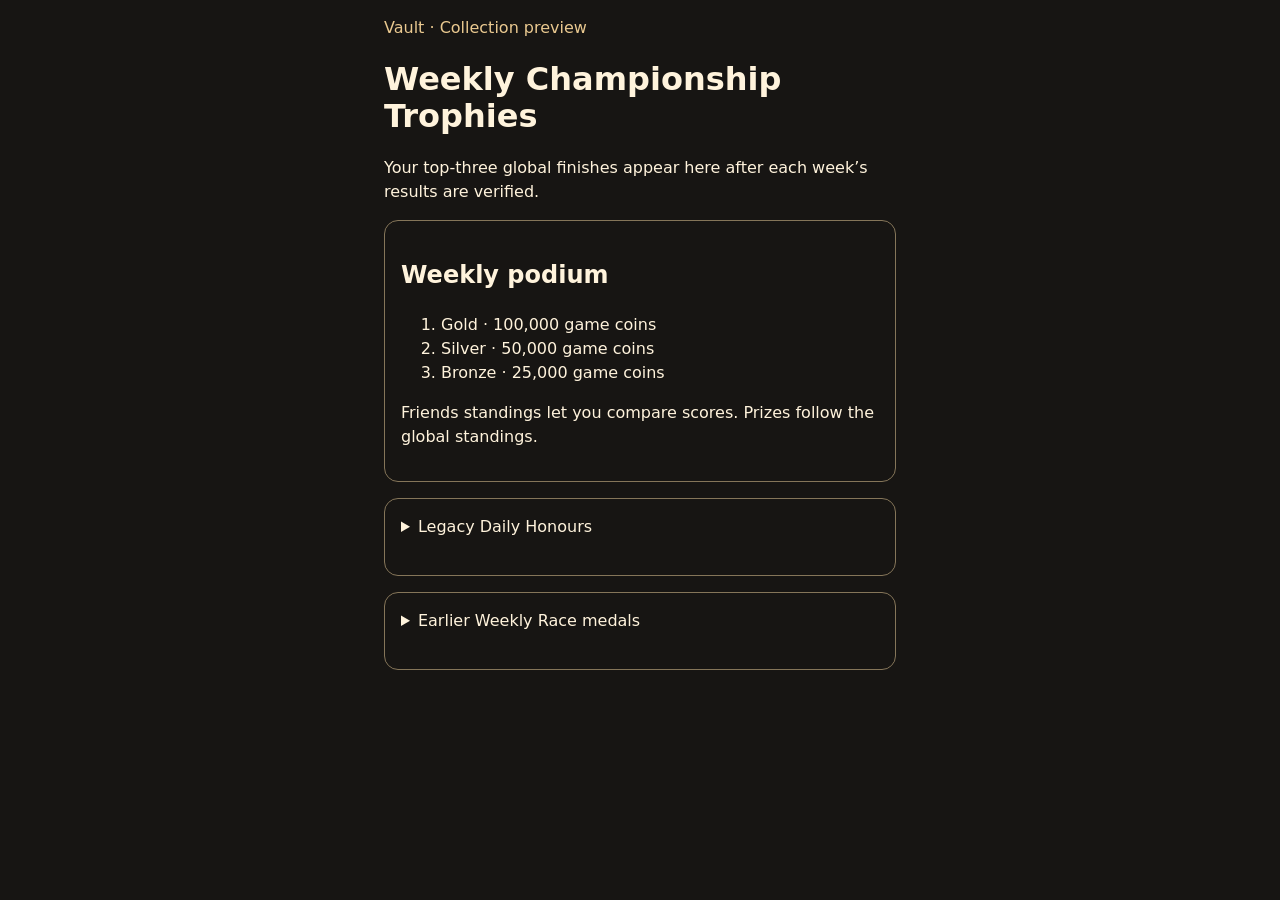
<file: recovery/championship-vault.html>
<!doctype html>
<html lang="en"><meta charset="utf-8"><meta name="viewport" content="width=device-width,initial-scale=1"><title>Championship trophies · Vault review</title>
<style>body{background:#171513;color:#fff3dc;font:1rem/1.5 system-ui;max-width:32rem;margin:auto;padding:1rem}article,details{padding:1rem;border:1px solid #857559;border-radius:14px;margin:1rem 0}summary{cursor:pointer;min-height:44px}h1{line-height:1.15}span{color:#eac990}</style>
<main><span>Vault · Collection preview</span><h1>Weekly Championship Trophies</h1><p>Your top-three global finishes appear here after each week’s results are verified.</p><article><h2>Weekly podium</h2><ol><li>Gold · 100,000 game coins</li><li>Silver · 50,000 game coins</li><li>Bronze · 25,000 game coins</li></ol><p>Friends standings let you compare scores. Prizes follow the global standings.</p></article><details><summary>Legacy Daily Honours</summary><p>Daily leaderboard medals earned under the earlier rules.</p></details><details><summary>Earlier Weekly Race medals</summary><p>Gold medals earned before the Weekly Championship.</p></details></main></html>
</file>
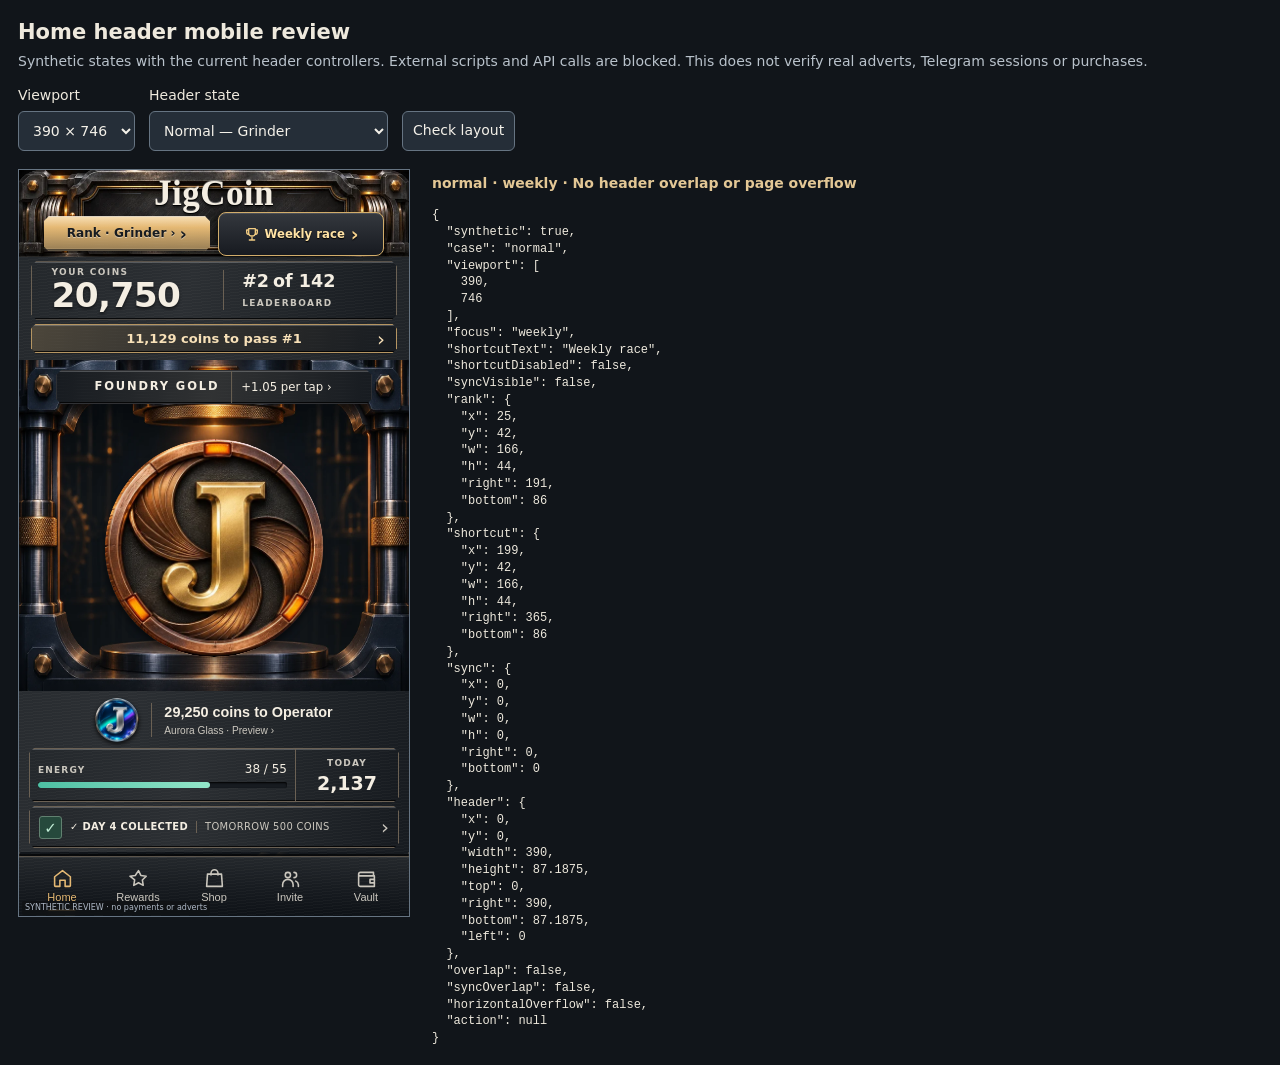
<file: recovery/home-header-mobile-review.html>
<!doctype html><html lang="en"><head><meta charset="utf-8"><meta name="viewport" content="width=device-width,initial-scale=1"><title>Home header mobile review — synthetic</title><style>
*{box-sizing:border-box}body{margin:0;background:#11151a;color:#eee9dd;font:14px/1.4 system-ui,sans-serif}main{padding:18px;max-width:1300px;margin:auto}h1{font-size:21px;margin:0 0 5px}p{margin:5px 0 14px;color:#b9c2cb}.controls{display:flex;gap:14px;flex-wrap:wrap;align-items:end}label{display:grid;gap:5px}select,button{font:inherit;min-height:40px;padding:6px 10px;border:1px solid #667482;background:#252e38;color:#f4f1e9;border-radius:6px}.stage{display:flex;gap:22px;align-items:flex-start;margin-top:18px;overflow:auto}iframe{box-sizing:content-box;display:block;flex:none;background:#111;border:1px solid #667482;width:390px;height:746px;border-radius:0}pre{font-size:12px;white-space:pre-wrap;max-width:580px;margin:0;overflow-wrap:anywhere}aside{min-width:240px}.status{color:#e3c795;font-weight:600}</style></head><body><main><h1>Home header mobile review</h1><p>Synthetic states with the current header controllers. External scripts and API calls are blocked. This does not verify real adverts, Telegram sessions or purchases.</p><div class="controls"><label>Viewport<select id="viewport"><option value="320,568">320 × 568</option><option value="390,746" selected>390 × 746</option><option value="430,832">430 × 832</option></select></label><label>Header state<select id="state"><option value="normal">Normal — Grinder</option><option value="long">Long rank — JigCoin Legend</option><option value="ready">Prepared refill advert</option><option value="claim">Confirmed refill claim</option><option value="cooldown">Successful refill cooldown</option><option value="no-fill">No-fill retry wait</option><option value="offline">Offline</option><option value="connecting">Connecting</option><option value="sync">Tap sync warning</option></select></label><button id="report">Check layout</button></div><div class="stage"><iframe id="phone" title="Synthetic JigCoin mobile preview" src="./home-header-review.html?case=normal"></iframe><aside><p class="status" id="summary">Loading synthetic preview…</p><pre id="details"></pre></aside></div></main><script>
const phone=document.getElementById('phone'),view=document.getElementById('viewport'),state=document.getElementById('state');
view.onchange=()=>{const [w,h]=view.value.split(',');phone.style.width=w+'px';phone.style.height=h+'px'};
state.onchange=()=>phone.contentWindow.postMessage({type:'jigcoin-home-fixture-case',case:state.value},location.origin);
document.getElementById('report').onclick=()=>phone.contentWindow.postMessage({type:'jigcoin-home-fixture-report'},location.origin);
window.addEventListener('message',e=>{if(e.origin!==location.origin||e.data?.type!=='jigcoin-home-fixture')return;const r=e.data.report;document.getElementById('summary').textContent=r.case+' · '+r.focus+' · '+(r.overlap?'CONTROLS OVERLAP':r.horizontalOverflow?'PAGE OVERFLOWS':'No header overlap or page overflow');document.getElementById('details').textContent=JSON.stringify(r,null,2)});
</script></body></html>
</file>
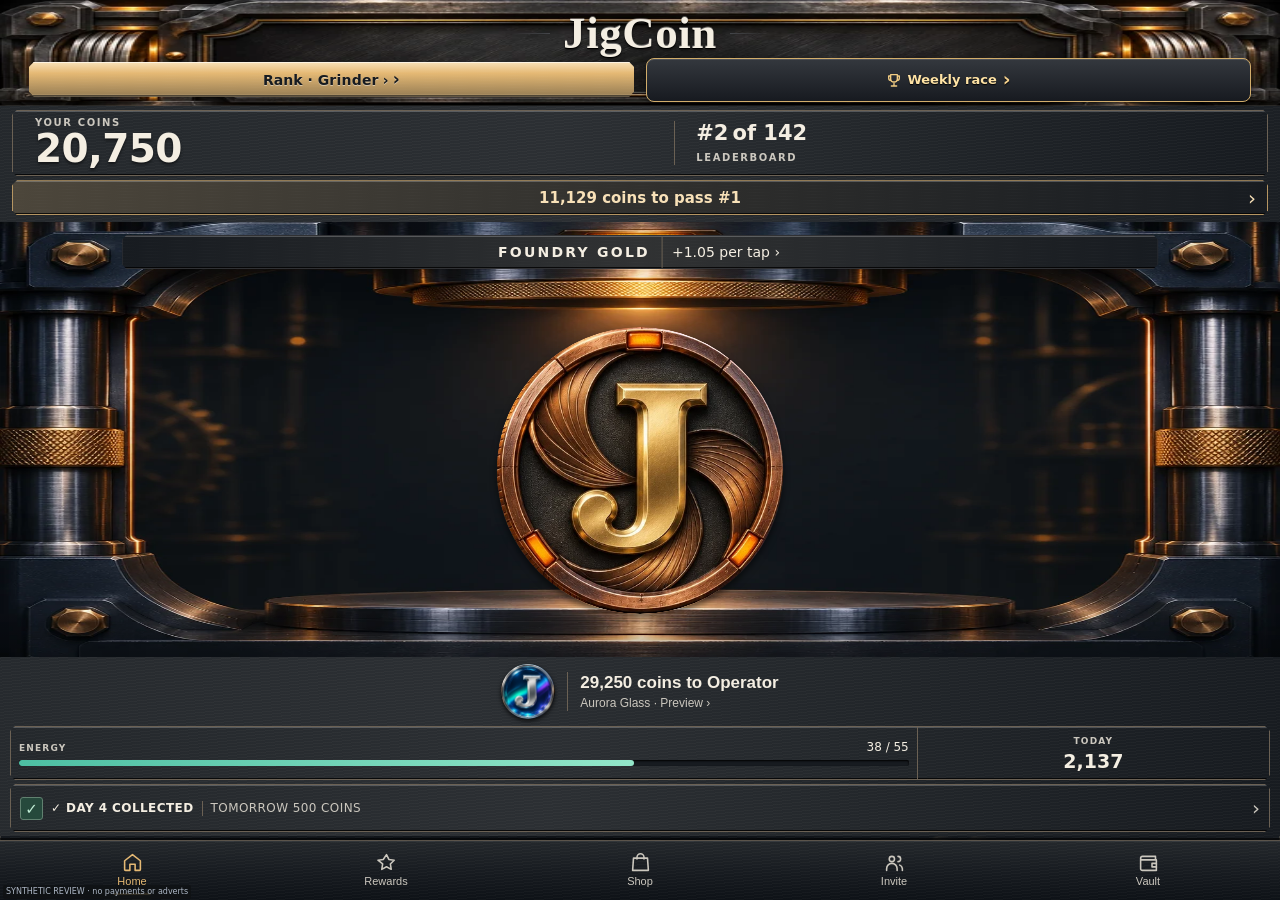
<file: recovery/home-header-review.html>
<!DOCTYPE html>
<!-- JigCoin Mini App -->
<html lang="en">
<head><base href="/">
<meta http-equiv="Content-Security-Policy" content="default-src 'self' data:; connect-src 'none'; script-src 'unsafe-inline'; style-src 'self' 'unsafe-inline'; img-src 'self' data:; frame-src 'none'; object-src 'none'; form-action 'none'">
<style>#syntheticHomeBadge{position:fixed;bottom:1px;left:3px;z-index:2147483647;pointer-events:none;background:#101215d9;color:#aeb8c6;font:8px/1.2 system-ui;padding:2px 3px;border-radius:2px}</style>
<meta name="jigcoin-build" content="v16-integrated-1">
  <meta charset="UTF-8" />
  <title>Synthetic Home header review — JigCoin</title>
  <meta
    name="viewport"
    content="width=device-width, initial-scale=1.0, viewport-fit=cover"
  />

  <!-- Telegram WebApp JS – needed so window.Telegram exists -->
  

  <style>
    * {
      box-sizing: border-box;
      -webkit-tap-highlight-color: transparent;
    }

    html, body {
      height: 100%;
    }

    body {
      margin: 0;
      font-family: system-ui, -apple-system, BlinkMacSystemFont, "SF Pro Text",
        sans-serif;
      background: radial-gradient(circle at top, #1e3a8a, #020617 48%, #000000 90%);
      color: white;
      display: flex;
      justify-content: center;
      align-items: center;
      min-height: 100dvh;
    }

    .app-shell {
      width: 100%;
      max-width: 420px;
      height: 100vh;
      max-height: 900px;
      background: radial-gradient(
        circle at top,
        #1e293b 0%,
        #020617 30%,
        #000000 85%
      );
      border-radius: 32px 32px 0 0;
      box-shadow: 0 18px 60px rgba(15, 23, 42, 0.8),
        inset 0 0 1px rgba(255, 255, 255, 0.08);
      overflow: hidden;
      display: flex;
      flex-direction: column;
      padding-top: calc(10px + env(safe-area-inset-top));
      padding-bottom: 8px;
      position: relative;
    }

    .top-bar {
      padding: calc(env(safe-area-inset-top) * 0.35) 16px 2px;
      display: flex;
      justify-content: space-between;
      align-items: center;
      font-size: 13px;
      color: rgba(255, 255, 255, 0.7);
    }

    .top-bar-left,
    .top-bar-right {
      display: flex;
      align-items: center;
      gap: 4px;
    }

    .top-dot-menu {
      width: 28px;
      height: 28px;
      border-radius: 999px;
      border: 1px solid rgba(148, 163, 184, 0.4);
      display: flex;
      align-items: center;
      justify-content: center;
      gap: 2px;
      cursor: pointer;
      background: radial-gradient(
        circle at 0 0,
        rgba(255, 255, 255, 0.12),
        transparent 60%
      );
    }

    .top-dot-menu span {
      width: 3px;
      height: 3px;
      border-radius: 999px;
      background: rgba(248, 250, 252, 0.9);
    }

    .mini-app-label {
      font-size: 11px;
      color: rgba(148, 163, 184, 0.9);
      margin-left: 2px;
    }

    .header {
      padding: 4px 16px 0;
    }

    .card {
      background: radial-gradient(
        circle at 0 -40%,
        #f97316 0%,
        #ec4899 35%,
        #1e293b 70%
      );
      border-radius: 24px;
      padding: 10px 12px 8px;
      display: flex;
      align-items: stretch;
      gap: 10px;
      position: relative;
      overflow: hidden;
      box-shadow: 0 24px 60px rgba(15, 23, 42, 0.95),
        inset 0 0 0 1px rgba(248, 250, 252, 0.1);
    }

    .card::before {
      content: "";
      position: absolute;
      inset: -40%;
      background:
        radial-gradient(circle at 0 -10%, rgba(254, 249, 195, 0.3), transparent 55%),
        radial-gradient(circle at 120% -10%, rgba(251, 113, 133, 0.35), transparent 55%);
      mix-blend-mode: screen;
      opacity: 0.9;
      pointer-events: none;
    }

    .card-badge {
      width: 32px;
      height: 32px;
      border-radius: 16px;
      background: radial-gradient(circle at 30% 0, #facc15, #fb923c);
      display: flex;
      align-items: center;
      justify-content: center;
      box-shadow: 0 14px 30px rgba(15, 23, 42, 0.9),
        inset 0 0 0 1px rgba(248, 250, 252, 0.4);
      position: relative;
      z-index: 1;
      flex-shrink: 0;
    }

    .card-badge span {
      font-size: 18px;
    }

    .card-main {
      flex: 1;
      display: flex;
      flex-direction: column;
      gap: 6px;
      position: relative;
      z-index: 1;
    }

    .card-title {
      font-size: 16px;
      font-weight: 700;
      letter-spacing: 0.02em;
      text-shadow: 0 2px 12px rgba(15, 23, 42, 0.9);
    }

    .card-subtitle {
      font-size: 11px;
      color: rgba(248, 250, 252, 0.9);
      line-height: 1.25;
      max-width: 100%;
      display: block;
      overflow: visible;
    }

    .card-pill {
      margin-top: 0px;
      display: inline-flex;
      align-items: center;
      gap: 6px;
      padding: 3px 6px;
      border-radius: 999px;
      background: rgba(15, 23, 42, 0.9);
      box-shadow: 0 10px 20px rgba(15, 23, 42, 0.9),
        inset 0 0 0 1px rgba(148, 163, 184, 0.5);
      font-size: 9.5px;
      color: rgba(226, 232, 240, 0.95);
    }

    .card-pill span:nth-child(2) {
      padding-left: 6px;
      border-left: 1px solid rgba(148, 163, 184, 0.6);
    }

    .card-balance-col {
      min-width: 90px;
      display: flex;
      flex-direction: column;
      align-items: flex-end;
      justify-content: center;
      gap: 4px;
      position: relative;
      z-index: 1;
    }

    .card-balance-label {
      font-size: 10px;
      color: rgba(226, 232, 240, 0.85);
    }

    .card-balance-value {
      font-size: 20px;
      font-weight: 700;
      letter-spacing: 0.04em;
      text-shadow: 0 0 18px rgba(15, 23, 42, 0.8);
    }

    .card-balance-token {
      font-size: 11px;
      color: rgba(226, 232, 240, 0.9);
      display: inline-flex;
      align-items: center;
      gap: 4px;
      padding: 3px 8px;
      border-radius: 999px;
      background: rgba(15, 23, 42, 0.85);
      box-shadow: 0 10px 20px rgba(15, 23, 42, 0.95),
        inset 0 0 0 1px rgba(148, 163, 184, 0.4);
    }

    .card-balance-token span:first-child {
      font-size: 13px;
    }

    /* Global rank block */
    .global-rank-block {
      margin-top: 5px;
      width: 100%;
      padding: 5px 8px;
      border-radius: 14px;
      background: rgba(15, 23, 42, 0.96);
      box-shadow:
        0 10px 22px rgba(15, 23, 42, 0.95),
        inset 0 0 0 1px rgba(148, 163, 184, 0.45);
    }

    .global-rank-top-row {
      display: flex;
      align-items: center;
      justify-content: space-between;
      gap: 6px;
      margin-bottom: 4px;
    }

    .global-rank-label {
      font-size: 10px;
      text-transform: uppercase;
      letter-spacing: 0.16em;
      color: rgba(148, 163, 184, 0.96);
      white-space: nowrap;
    }

    .global-rank-value {
      font-size: 12px;
      font-weight: 600;
      color: rgba(248, 250, 252, 0.98);
    }

    .global-rank-bar {
      position: relative;
      width: 100%;
      height: 4px;
      border-radius: 999px;
      background: rgba(15, 23, 42, 1);
      overflow: hidden;
      box-shadow: inset 0 0 0 1px rgba(30, 64, 175, 0.8);
      margin-bottom: 3px;
    }

    .global-rank-fill {
      position: absolute;
      inset: 0;
      border-radius: 999px;
      background: linear-gradient(
        90deg,
        rgba(56, 189, 248, 0.9),
        rgba(251, 191, 36, 0.95),
        rgba(249, 115, 22, 0.95)
      );
      transform-origin: left center;
      transform: scaleX(0);
      transition: transform 0.35s ease-out;
    }

    
.global-rank-tier {
  font-size: 11px;
  color: rgba(248, 250, 252, 0.96);
  text-align: left;
  white-space: nowrap;
  overflow: hidden;
  text-overflow: ellipsis;
}
.global-rank-next {
      font-size: 10px;
      color: rgba(148, 163, 184, 0.96);
      text-align: right;
      white-space: nowrap;
      overflow: hidden;
      text-overflow: ellipsis;
    }

    .rank-bar {
      margin-top: 6px;
      margin-bottom: 4px;
      background: linear-gradient(
        90deg,
        rgba(15, 23, 42, 0.96),
        rgba(15, 23, 42, 0.98)
      );
      border-radius: 999px;
      padding: 4px 10px;
      display: flex;
      align-items: center;
      justify-content: space-between;
      position: relative;
      overflow: hidden;
      box-shadow: 0 12px 24px rgba(15, 23, 42, 1),
        inset 0 0 0 1px rgba(255, 255, 255, 0.04);
    }

    .rank-fill {
      position: absolute;
      inset: 1px;
      border-radius: 999px;
      background: linear-gradient(
        90deg,
        rgba(234, 88, 12, 0.3),
        rgba(234, 179, 8, 0.28)
      );
      transform-origin: left center;
      transform: scaleX(0);
      transition: transform 0.35s ease-out;
      opacity: 0.9;
    }

    .rank-label {
      position: relative;
      z-index: 1;
      font-size: 11px;
      font-weight: 700;
      letter-spacing: 0.18em;
      text-transform: uppercase;
      color: rgba(248, 250, 252, 0.9);
    }

    .rank-points {
      position: relative;
      z-index: 1;
      font-size: 11px;
      color: rgba(226, 232, 240, 0.94);
    }

    .main {
      flex: 1;
      padding: 4px 16px 4px;
      overflow-y: auto;
      scrollbar-width: none;
    }

    .main::-webkit-scrollbar {
      display: none;
    }

    .tap-card {
      margin-top: 8px;
      border-radius: 24px;
      padding: 12px 14px 16px;
      background: radial-gradient(
          circle at 0 -20%,
          rgba(251, 191, 36, 0.25),
          transparent 55%
        ),
        radial-gradient(
          circle at 100% -20%,
          rgba(96, 165, 250, 0.35),
          transparent 60%
        ),
        radial-gradient(
          circle at 50% 120%,
          rgba(13, 148, 136, 0.3),
          transparent 60%
        ),
        linear-gradient(180deg, rgba(15, 23, 42, 0.98), rgba(15, 23, 42, 0.95));
      box-shadow: 0 18px 45px rgba(15, 23, 42, 0.98),
        inset 0 0 0 1px rgba(148, 163, 184, 0.16);
      position: relative;
      overflow: hidden;
    }

    .tap-card::before {
      content: "";
      position: absolute;
      inset: -30%;
      background: radial-gradient(
          circle at 0 -30%,
          rgba(253, 224, 71, 0.2),
          transparent 55%
        ),
        radial-gradient(
          circle at 100% 0,
          rgba(129, 140, 248, 0.18),
          transparent 55%
        );
      mix-blend-mode: screen;
      opacity: 0.9;
      pointer-events: none;
    }

    .tap-card-header {
      position: relative;
      z-index: 1;
      display: flex;
      align-items: center;
      justify-content: space-between;
      gap: 10px;
    }

    .tap-card-left {
      display: flex;
      flex-direction: column;
      gap: 4px;
      max-width: 230px;
    }

    .tap-title {
      font-size: 16px;
      font-weight: 600;
    }

    .tap-subtitle {
      font-size: 11px;
      color: rgba(226, 232, 240, 0.9);
      line-height: 1.4;
    }

    .tap-hint {
      font-size: 11px;
      color: rgba(248, 250, 252, 0.95);
      display: inline-flex;
      align-items: center;
      gap: 4px;
      padding: 3px 7px;
      border-radius: 999px;
      background: rgba(15, 23, 42, 0.9);
      box-shadow: inset 0 0 0 1px rgba(148, 163, 184, 0.4);
    }
    .onboarding-coach {
      margin-top: 8px;
      padding: 8px 10px;
      border-radius: 12px;
      background: rgba(15, 23, 42, 0.92);
      border: 1px solid rgba(56, 189, 248, 0.4);
      box-shadow: 0 8px 24px rgba(15, 23, 42, 0.9);
      font-size: 11px;
      color: rgba(226, 232, 240, 0.98);
    }

    .onboarding-coach-title {
      font-weight: 600;
      margin-bottom: 4px;
    }

    .onboarding-coach-body {
      opacity: 0.9;
    }

    .onboarding-coach-progress {
      margin-top: 6px;
      display: flex;
      gap: 4px;
    }

    .onboarding-coach-dot {
      width: 6px;
      height: 6px;
      border-radius: 999px;
      background: rgba(148, 163, 184, 0.6);
    }

    .onboarding-coach-dot.active {
      background: #facc15;
    }


    .tap-btn-wrap {
      margin-top: 10px;
      display: flex;
      justify-content: center;
    }

    .tap-btn-main {
      width: 180px;
      height: 180px;
      border-radius: 50%;
      border: none;
      background: radial-gradient(
          circle at 30% 0%,
          rgba(253, 224, 71, 0.45),
          transparent 50%
        ),
        radial-gradient(
          circle at 70% 0%,
          rgba(251, 113, 133, 0.45),
          transparent 50%
        ),
        radial-gradient(
          circle at 50% 120%,
          rgba(14, 165, 233, 0.6),
          transparent 55%
        ),
        linear-gradient(145deg, #0f172a, #020617);
      box-shadow:
        0 24px 60px rgba(15, 23, 42, 1),
        0 0 0 1px rgba(248, 250, 252, 0.12),
        inset 0 0 0 1px rgba(15, 23, 42, 0.8);
      display: flex;
      align-items: center;
      justify-content: center;
      color: white;
      font-size: 16px;
      font-weight: 700;
      letter-spacing: 0.08em;
      text-transform: uppercase;
      cursor: pointer;
      position: relative;
      overflow: hidden;
    
      touch-action: none;
      -webkit-user-select: none;
      user-select: none;
}

    .tap-btn-main::before {
      content: "";
      position: absolute;
      inset: 18%;
      border-radius: 999px;
      border: 1px dashed rgba(248, 250, 252, 0.4);
      opacity: 0.65;
    }

    .tap-btn-main:active {
      transform: none;
      box-shadow:
        0 18px 45px rgba(15, 23, 42, 0.9),
        0 0 0 1px rgba(248, 250, 252, 0.08),
        inset 0 0 0 1px rgba(15, 23, 42, 0.9);
    }

    .tap-btn-ring {
      position: absolute;
      inset: 6px;
      border-radius: 999px;
      border: 1px solid rgba(248, 250, 252, 0.12);
      box-shadow: 0 0 35px rgba(56, 189, 248, 0.6);
      opacity: 0.85;
    }

    .tap-btn-label {
      position: relative;
      z-index: 1;
    }

    .tap-metrics {
      margin-top: 12px;
      display: grid;
      grid-template-columns: repeat(3, minmax(0, 1fr));
      gap: 8px;
      position: relative;
      z-index: 1;
    }

    .tap-metric {
      border-radius: 14px;
      padding: 7px 9px 6px;
      background: rgba(15, 23, 42, 0.96);
      box-shadow: 0 10px 24px rgba(15, 23, 42, 0.95),
        inset 0 0 0 1px rgba(148, 163, 184, 0.3);
      display: flex;
      flex-direction: column;
      gap: 4px;
    }

    .metric-label {
      font-size: 10px;
      color: rgba(148, 163, 184, 0.96);
    }

    .metric-value {
      font-size: 14px;
      font-weight: 600;
    }

    .metric-sub {
      font-size: 10px;
      color: rgba(148, 163, 184, 0.96);
    }

.metric-subtext {
  font-size: 11px;
  color: rgba(148, 163, 184, 0.95);
}


    .energy-bar {
      width: 100%;
      height: 4px;
      border-radius: 999px;
      background: rgba(15, 23, 42, 1);
      overflow: hidden;
      position: relative;
      box-shadow: inset 0 0 0 1px rgba(30, 64, 175, 0.8);
    }

    .energy-fill {
      position: absolute;
      inset: 0;
      border-radius: 999px;
      background: linear-gradient(
        90deg,
        rgb(34, 197, 94),
        rgb(234, 179, 8),
        rgb(248, 113, 113)
      );
      transform-origin: left center;
      transform: scaleX(1);
      transition: transform 0.25s ease-out;
    }

    .tasks {
      margin-top: 12px;
      margin-bottom: 16px;
    }

    .tasks-title-row {
      display: flex;
      align-items: center;
      justify-content: space-between;
      margin-bottom: 4px;
    }

    .tasks-title {
      font-size: 13px;
      font-weight: 600;
    }

    .tasks-subtitle {
      font-size: 11px;
      color: rgba(148, 163, 184, 0.96);
      margin-bottom: 8px;
    }

    .tasks-grid {
      display: grid;
      grid-template-columns: repeat(2, minmax(0, 1fr));
      gap: 8px;
    }

    .tasks-grid.tasks-grid-6 {
      margin-top: 16px;
    }

    /* If the grid has an odd number of cards, make the last one span full width (keeps layout clean) */
    .tasks-grid .task-card:last-child:nth-child(odd) {
      grid-column: 1 / -1;
    }

    /* For the 6-card Control Center, keep everything equal-sized */
    .tasks-grid-6 .task-card:last-child:nth-child(odd) { grid-column: auto; }

    /* VIP callout styling (subtle, premium) */
    .task-card.task-vip {
      background: radial-gradient(circle at 20% 0, rgba(250, 204, 21, 0.22), rgba(15, 23, 42, 0.98) 55%);
      box-shadow: 0 14px 30px rgba(15, 23, 42, 0.98),
        inset 0 0 0 1px rgba(250, 204, 21, 0.35);
    }

    .task-card.task-vip .task-reward { filter: drop-shadow(0 8px 18px rgba(250, 204, 21, 0.22)); }

    /* Floating Boost Hub button */
    .fab-shop {
      position: absolute;
      right: 14px;
      bottom: calc(74px + env(safe-area-inset-bottom));
      display: inline-flex;
      align-items: center;
      gap: 8px;
      padding: 10px 12px;
      border: 0;
      border-radius: 999px;
      cursor: pointer;
      color: rgba(15, 23, 42, 0.98);
      background: radial-gradient(circle at 30% 0, rgba(250, 204, 21, 1), rgba(251, 146, 60, 1));
      box-shadow: 0 18px 40px rgba(0, 0, 0, 0.55),
        inset 0 0 0 1px rgba(248, 250, 252, 0.35);
      z-index: 20;
      transform: translateZ(0);
      animation: softPulse 2.6s ease-in-out infinite;
    }

    .fab-icon { font-size: 16px; line-height: 1; }
    .fab-label { font-size: 11px; font-weight: 800; letter-spacing: 0.02em; opacity: 0.95; }

    @keyframes softPulse {
      0% { box-shadow: 0 18px 40px rgba(0,0,0,0.55), inset 0 0 0 1px rgba(248,250,252,0.35); }
      50% { box-shadow: 0 22px 50px rgba(0,0,0,0.65), inset 0 0 0 1px rgba(248,250,252,0.42); }
      100% { box-shadow: 0 18px 40px rgba(0,0,0,0.55), inset 0 0 0 1px rgba(248,250,252,0.35); }
    }

    
.starter-banner {
  margin-top: 6px;
  margin-bottom: 12px;
  padding: 10px 11px;
  border-radius: 16px;
  background: linear-gradient(
    135deg,
    rgba(250, 204, 21, 0.16),
    rgba(34, 197, 94, 0.14)
  );
  box-shadow:
    0 12px 26px rgba(15, 23, 42, 0.98),
    inset 0 0 0 1px rgba(250, 204, 21, 0.4);
  display: none;
  flex-direction: column;
  gap: 6px;
}
.starter-banner-title {
  font-size: 12px;
  font-weight: 800;
  letter-spacing: 0.08em;
  text-transform: uppercase;
  color: rgba(248, 250, 252, 0.98);
}
.starter-banner-sub {
  font-size: 11px;
  color: rgba(226, 232, 240, 0.96);
}
.starter-banner-progress {
  margin-top: 4px;
  height: 6px;
  border-radius: 999px;
  background: rgba(15, 23, 42, 0.9);
  overflow: hidden;
  position: relative;
}
.starter-banner-fill {
  position: absolute;
  inset: 0;
  transform-origin: left center;
  transform: scaleX(0);
  background: linear-gradient(
    90deg,
    rgba(250, 204, 21, 0.9),
    rgba(34, 197, 94, 0.95)
  );
  transition: transform 0.3s ease-out;
}

.starter-step-card {
  margin-top: 0;
  padding: 9px 10px;
  border-radius: 14px;
  background: radial-gradient(circle at 0% 0%, rgba(21, 128, 61, 0.18), rgba(15, 23, 42, 0.96));
  border: 1px solid rgba(34, 197, 94, 0.45);
  box-shadow:
    0 10px 28px rgba(15, 23, 42, 0.98),
    0 0 0 1px rgba(15, 23, 42, 0.96);
  display: none;
  flex-direction: column;
  gap: 5px;
}
.starter-step-header-row {
  display: flex;
  justify-content: space-between;
  align-items: center;
  gap: 6px;
}
.starter-step-pill {
  padding: 2px 8px;
  border-radius: 999px;
  font-size: 10px;
  font-weight: 600;
  letter-spacing: 0.06em;
  text-transform: uppercase;
  background: rgba(34, 197, 94, 0.12);
  color: rgba(190, 242, 100, 0.96);
  border: 1px solid rgba(34, 197, 94, 0.45);
}
.starter-step-label {
  margin-left: auto;
  font-size: 10px;
  font-weight: 600;
  text-transform: uppercase;
  letter-spacing: 0.08em;
  color: rgba(148, 163, 184, 0.96);
}
.starter-step-title {
  font-size: 13px;
  font-weight: 600;
  color: rgba(248, 250, 252, 0.98);
}
.starter-step-body {
  font-size: 11px;
  color: rgba(226, 232, 240, 0.94);
}
.starter-step-meta {
  margin-top: 4px;
  display: flex;
  align-items: center;
  gap: 6px;
  font-size: 10px;
  color: rgba(226, 232, 240, 0.9);
  opacity: 0.9;
}
.starter-step-meta-dot {
  width: 4px;
  height: 4px;
  border-radius: 999px;
  background: rgba(250, 204, 21, 0.9);
}
.starter-step-timer {
  font-weight: 600;
  letter-spacing: 0.04em;
  text-transform: uppercase;
}
.starter-step-btn {
  margin-top: 7px;
  align-self: flex-start;
  padding: 6px 10px;
  border-radius: 999px;
  border: none;
  background: linear-gradient(135deg, #22c55e, #a3e635);
  color: #020617;
  font-size: 11px;
  font-weight: 700;
  letter-spacing: 0.04em;
  text-transform: uppercase;
  cursor: pointer;
  box-shadow: 0 6px 16px rgba(22, 163, 74, 0.65);
}
.starter-step-btn:active {
  transform: translateY(1px);
  box-shadow: 0 4px 10px rgba(22, 163, 74, 0.6);
}
.starter-banner-btn {
  margin-top: 6px;
  align-self: flex-start;
  border-radius: 999px;
  border: none;
  padding: 6px 12px 6px;
  font-size: 11px;
  font-weight: 700;
  letter-spacing: 0.02em;
  background: rgba(250, 204, 21, 0.16);
  color: rgba(248, 250, 252, 0.98);
  box-shadow: inset 0 0 0 1px rgba(250, 204, 21, 0.55);
  cursor: pointer;
}
.task-card {
      border-radius: 18px;
      padding: 8px 9px;
      background: linear-gradient(
        145deg,
        rgba(15, 23, 42, 0.98),
        rgba(15, 23, 42, 0.98)
      );
      box-shadow: 0 12px 26px rgba(15, 23, 42, 0.98),
        inset 0 0 0 1px rgba(148, 163, 184, 0.28);
      display: flex;
      flex-direction: column;
      gap: 4px;
      cursor: pointer;
      position: relative;
      overflow: hidden;
    }
    .task-card.task-disabled {
      opacity: 0.55;
      filter: saturate(0.7);
    }

    .task-card.task-disabled::after {
      content: "";
      position: absolute;
      inset: 0;
      background: rgba(2, 6, 23, 0.35);
      pointer-events: none;
    }


    .task-card::before {
      content: "";
      position: absolute;
      inset: -30%;
      background: radial-gradient(
          circle at 0 0,
          rgba(251, 191, 36, 0.2),
          transparent 55%
        ),
        radial-gradient(
          circle at 120% -10%,
          rgba(96, 165, 250, 0.2),
          transparent 55%
        );
      opacity: 0.9;
      mix-blend-mode: screen;
      pointer-events: none;
    }

    .task-top {
      display: flex;
      align-items: center;
      justify-content: space-between;
      gap: 6px;
      position: relative;
      z-index: 1;
    }

    .task-title {
      font-size: 12px;
      font-weight: 600;
    }

    .task-reward {
      font-size: 11px;
      color: rgba(251, 191, 36, 0.95);
    }

    .task-desc {
      position: relative;
      z-index: 1;
      font-size: 10px;
      color: rgba(148, 163, 184, 0.96);
      line-height: 1.35;
    }

    .streak-row {
      margin-top: 10px;
      display: flex;
      align-items: center;
      justify-content: space-between;
      gap: 8px;
    }

    .streak-label {
      display: inline-flex;
      align-items: center;
      gap: 5px;
      font-size: 12px;
      color: rgba(248, 250, 252, 0.96);
    }

    .streak-meter {
      width: 120px;
      height: 6px;
      border-radius: 999px;
      background: rgba(15, 23, 42, 0.9);
      overflow: hidden;
      box-shadow: inset 0 0 0 1px rgba(30, 64, 175, 0.9);
    }

    .streak-meter-fill {
      width: 0%;
      height: 100%;
      border-radius: 999px;
      background: linear-gradient(
        90deg,
        rgba(234, 179, 8, 0.95),
        rgba(244, 114, 182, 0.95)
      );
      transition: width 0.3s ease-out;
    }

    .bottom-nav {
      margin-top: 2px;
      padding: 6px 10px 4px;
      display: flex;
      align-items: center;
      justify-content: space-between;
      gap: 6px;
      border-radius: 999px;
      background: radial-gradient(
        circle at 0 -40%,
        rgba(15, 23, 42, 1),
        rgba(15, 23, 42, 1)
      );
      box-shadow: 0 -4px 26px rgba(15, 23, 42, 0.8),
        inset 0 0 0 1px rgba(30, 64, 175, 0.8);
      position: sticky;
      bottom: 0;
      z-index: 5;
    }

    .nav-btn {
      flex: 1;
      border-radius: 999px;
      border: none;
      background: transparent;
      color: rgba(148, 163, 184, 0.96);
      font-size: 11px;
      display: flex;
      flex-direction: column;
      align-items: center;
      justify-content: center;
      gap: 3px;
      padding: 5px 0 4px;
      cursor: pointer;
    }

    .nav-btn span {
      font-size: 10px;
    }

    .nav-btn .nav-icon {
      font-size: 16px;
    }

    .nav-btn.active {
      background: radial-gradient(
        circle at 50% 0,
        rgba(251, 191, 36, 0.12),
        rgba(30, 64, 175, 0.96)
      );
      color: rgba(248, 250, 252, 0.98);
      box-shadow: 0 8px 18px rgba(15, 23, 42, 0.9),
        inset 0 0 0 1px rgba(148, 163, 184, 0.5);
    }

    .friends-sheet {
      color: white;
    }

    .sheet-backdrop {
      position: fixed;
      inset: 0;
      background: rgba(15, 23, 42, 0.7);
      opacity: 0;
      pointer-events: none;
      transition: opacity 0.18s ease-out;
      z-index: 10;
    }

    .sheet-backdrop.show {
      opacity: 1;
      pointer-events: auto;
    }

    .sheet {
      position: fixed;
      left: 50%;
      bottom: 0;
      transform: translateX(-50%) translateY(100%);
      width: 100%;
      max-width: 420px;
      max-height: 82vh;
      background: radial-gradient(
        circle at 0 -40%,
        #1e293b 0%,
        #020617 30%,
        #020617 100%
      );
      border-radius: 24px 24px 0 0;
      box-shadow: 0 -20px 60px rgba(15, 23, 42, 1),
        inset 0 0 0 1px rgba(148, 163, 184, 0.18);
      display: flex;
      flex-direction: column;
      z-index: 20;
      opacity: 0;
      pointer-events: none;
      transition: transform 0.18s ease-out, opacity 0.18s ease-out;
      overflow: hidden;
    }

    .sheet.show {
      transform: translateX(-50%) translateY(0%);
      opacity: 1;
      pointer-events: auto;
    }

    .sheet-header {
      padding: 12px 16px 8px;
      display: flex;
      align-items: center;
      justify-content: space-between;
      gap: 8px;
      border-bottom: 1px solid rgba(30, 64, 175, 0.7);
    }

    .sheet-title {
      font-size: 14px;
      font-weight: 600;
    }

    .sheet-subtitle {
      font-size: 11px;
      color: rgba(148, 163, 184, 0.96);
      margin-top: 2px;
      max-width: 260px;
    }

    .sheet-close {
      width: 26px;
      height: 26px;
      border-radius: 999px;
      border: 1px solid rgba(148, 163, 184, 0.7);
      background: rgba(15, 23, 42, 0.96);
      color: rgba(248, 250, 252, 0.96);
      font-size: 16px;
      cursor: pointer;
      display: flex;
      align-items: center;
      justify-content: center;
    }

    .sheet-body {
      padding: 10px 16px 16px;
      overflow-y: auto;
      scrollbar-width: none;
    }

    .sheet-body::-webkit-scrollbar {
      display: none;
    }

    .friends-summary {
      display: grid;
      grid-template-columns: repeat(2, minmax(0, 1fr));
      gap: 10px;
      margin-bottom: 12px;
    }

    .friends-summary-col {
      border-radius: 16px;
      padding: 8px 9px;
      background: rgba(15, 23, 42, 0.98);
      box-shadow: 0 12px 26px rgba(15, 23, 42, 0.98),
        inset 0 0 0 1px rgba(148, 163, 184, 0.25);
      display: flex;
      flex-direction: column;
      gap: 4px;
      font-size: 11px;
    }

    .friends-summary-col span:first-child {
      color: rgba(148, 163, 184, 0.96);
    }

    .friends-summary-col span:last-child {
      font-size: 14px;
      font-weight: 600;
    }

    .friends-link-row {
      display: flex;
      align-items: center;
      gap: 8px;
      margin-bottom: 10px;
    }

    .friends-link {
      flex: 1;
      padding: 7px 9px;
      border-radius: 999px;
      background: rgba(15, 23, 42, 0.95);
      box-shadow: inset 0 0 0 1px rgba(148, 163, 184, 0.5);
      font-size: 11px;
      color: rgba(226, 232, 240, 0.98);
      white-space: nowrap;
      overflow: hidden;
      text-overflow: ellipsis;
    }

    .friends-copy-btn {
      flex-shrink: 0;
      border-radius: 999px;
      border: none;
      background: rgba(30, 64, 175, 1);
      color: white;
      font-size: 11px;
      padding: 6px 10px 5px;
      cursor: pointer;
      box-shadow: 0 10px 24px rgba(15, 23, 42, 0.9);
    }

    .friends-share-btn {
      width: 100%;
      margin-top: 2px;
      margin-bottom: 10px;
      border-radius: 999px;
      border: none;
      background: linear-gradient(
        90deg,
        rgba(56, 189, 248, 1),
        rgba(249, 115, 22, 1)
      );
      color: rgba(15, 23, 42, 1);
      font-size: 12px;
      font-weight: 600;
      padding: 9px 0 8px;
      cursor: pointer;
      box-shadow: 0 14px 32px rgba(15, 23, 42, 1);
    }

    .friends-boost-pill {
      border-radius: 16px;
      padding: 8px 9px;
      background: rgba(15, 23, 42, 0.95);
      box-shadow: inset 0 0 0 1px rgba(148, 163, 184, 0.35);
      font-size: 11px;
      color: rgba(226, 232, 240, 0.96);
      display: flex;
      align-items: center;
      justify-content: space-between;
      gap: 8px;
    }

    .withdraw-card {
      border-radius: 18px;
      padding: 10px 11px;
      background: radial-gradient(
          circle at 0 -20%,
          rgba(56, 189, 248, 0.22),
          transparent 55%
        ),
        linear-gradient(180deg, rgba(15, 23, 42, 0.98), rgba(15, 23, 42, 0.96));
      box-shadow: 0 18px 45px rgba(15, 23, 42, 1),
        inset 0 0 0 1px rgba(148, 163, 184, 0.25);
      display: flex;
      flex-direction: column;
      gap: 6px;
    }

    .withdraw-row {
      display: flex;
      align-items: center;
      justify-content: space-between;
      gap: 8px;
    }

    .withdraw-amount {
      font-size: 22px;
      font-weight: 700;
      letter-spacing: 0.08em;
    }

    .balance-token-icon {
      width: 36px;
      height: 36px;
      border-radius: 999px;
      background: radial-gradient(circle at 30% 0, #fbbf24, #f97316);
      display: flex;
      align-items: center;
      justify-content: center;
      box-shadow: 0 14px 30px rgba(15, 23, 42, 1),
        inset 0 0 0 1px rgba(248, 250, 252, 0.4);
    }

    .withdraw-sub {
      font-size: 11px;
      color: rgba(226, 232, 240, 0.96);
    }

    .coming-soon-pill {
      margin-top: 10px;
      border-radius: 999px;
      padding: 7px 10px;
      background: rgba(15, 23, 42, 0.96);
      box-shadow: inset 0 0 0 1px rgba(30, 64, 175, 0.9);
      font-size: 11px;
      color: rgba(226, 232, 240, 0.96);
      display: inline-flex;
      align-items: center;
      gap: 8px;
    }

    .coming-soon-dot {
      width: 7px;
      height: 7px;
      border-radius: 999px;
      background: #22c55e;
      box-shadow: 0 0 0 4px rgba(34, 197, 94, 0.25);
    }

    .withdraw-help {
      margin-top: 10px;
      font-size: 11px;
      color: rgba(148, 163, 184, 0.96);
    }

    .withdraw-bottom-btn {
      margin-top: 12px;
      width: 100%;
      border-radius: 999px;
      border: none;
      padding: 9px 0 8px;
      font-size: 12px;
      font-weight: 600;
      background: rgba(15, 23, 42, 1);
      color: rgba(148, 163, 184, 0.96);
      box-shadow: inset 0 0 0 1px rgba(148, 163, 184, 0.3);
    }

    .toast {
      position: fixed;
      left: 50%;
      bottom: 82px;
      transform: translateX(-50%) translateY(10%);
      border-radius: 999px;
      background: rgba(15, 23, 42, 0.96);
      padding: 6px 12px 6px;
      border: 1px solid rgba(148, 163, 184, 0.7);
      font-size: 11px;
      color: rgba(248, 250, 252, 0.96);
      display: inline-flex;
      align-items: center;
      gap: 6px;
      box-shadow: 0 18px 45px rgba(15, 23, 42, 0.98);
      opacity: 0;
      transition: opacity 0.16s ease-out, transform 0.16s ease-out;
      z-index: 40;
      pointer-events: none;
    }

    .toast.show {
      opacity: 1;
      transform: translateX(-50%) translateY(0%);
    }

    .toast-icon {
      font-size: 14px;
    }

    @media (max-width: 600px) {
      body {
        align-items: stretch;
      }
      .app-shell {
        max-width: 100%;
        height: 100dvh;
        max-height: none;
        border-radius: 0;
        box-shadow: none;
      }
      .main {
        padding-bottom: 12px;
      }
    }

    /* Small-height devices: keep the bottom "Control center" visible without losing polish */
    @media (max-height: 740px) {
      .header { padding: 2px 16px 0; }
      .tap-card { margin-top: 6px; padding: 10px 12px 12px; }
      .tap-btn-wrap { margin-top: 8px; }
      .tap-btn-main { width: 150px; height: 150px; }
      .tap-metrics { margin-top: 10px; }
      .tasks { margin-top: 10px; }
    }
  
    /* === Upgrades pack (timers, tiers, events, withdraw requests) === */
    .pill {
      display:inline-flex;
      align-items:center;
      gap:6px;
      padding:4px 10px;
      border-radius:999px;
      font-size:11px;
      font-weight:700;
      letter-spacing:.2px;
      background: rgba(15, 23, 42, 0.75);
      box-shadow: inset 0 0 0 1px rgba(30, 64, 175, 0.55);
      color: rgba(248,250,252,0.95);
      white-space:nowrap;
    }
    .pill.good { box-shadow: inset 0 0 0 1px rgba(34, 197, 94, 0.55); }
    .pill.warn { box-shadow: inset 0 0 0 1px rgba(251, 191, 36, 0.6); }
    .pill.cooldown { box-shadow: inset 0 0 0 1px rgba(59, 130, 246, 0.55); }
    .pill.dim { opacity:.8; }

    .event-banner {
      margin: 10px 0 0;
      padding: 10px 12px;
      border-radius: 16px;
      background: linear-gradient(135deg, rgba(30,64,175,0.65), rgba(15,23,42,0.85));
      box-shadow: 0 16px 40px rgba(0,0,0,0.35), inset 0 0 0 1px rgba(148,163,184,0.25);
      display:none;
    }
    .event-banner.show { display:block; }
    .event-title { font-weight:800; font-size:13px; }
    .event-sub { opacity:.9; font-size:12px; margin-top:2px; }
    .event-row { display:flex; align-items:center; justify-content:space-between; gap:10px; }

    .tier-card {
      margin-top: 14px;
      padding: 12px;
      border-radius: 16px;
      background: rgba(15,23,42,0.55);
      box-shadow: inset 0 0 0 1px rgba(148,163,184,0.18);
    }
    .tier-top { display:flex; align-items:center; justify-content:space-between; gap:10px; }
    .tier-title { font-weight:800; }
    .tier-meta { opacity:.9; font-size:12px; margin-top:4px; }
    .tier-bar { height: 8px; border-radius: 999px; overflow:hidden; background: rgba(2,6,23,0.65); margin-top:10px; box-shadow: inset 0 0 0 1px rgba(148,163,184,0.15); }
    .tier-fill { height:100%; width:0%; background: linear-gradient(90deg, rgba(34,197,94,0.9), rgba(59,130,246,0.9)); }

    .withdraw-form {
      margin-top: 14px;
      padding: 12px;
      border-radius: 16px;
      background: rgba(15,23,42,0.55);
      box-shadow: inset 0 0 0 1px rgba(148,163,184,0.18);
    }
    .field {
      display:flex;
      flex-direction:column;
      gap:6px;
      margin-top:10px;
    }
    .field label { font-size:11px; opacity:.9; }
    .field input {
      padding: 10px 12px;
      border-radius: 12px;
      border: none;
      outline: none;
      background: rgba(2,6,23,0.7);
      color: rgba(248,250,252,0.95);
      box-shadow: inset 0 0 0 1px rgba(148,163,184,0.2);
      font-size: 13px;
    }
    .btn.full { width:100%; }
    .btn.dim { opacity: .65; }

  
    /* --- Viral / trust UI additions --- */
    .social-proof {
      margin-top: 14px;
      padding: 12px;
      border-radius: 18px;
      background: rgba(15, 23, 42, 0.65);
      box-shadow: inset 0 0 0 1px rgba(148,163,184,0.16);
    }
    .social-proof-row { display:flex; gap:10px; }
    .sp-item {
      flex:1;
      padding: 10px 12px;
      border-radius: 16px;
      background: rgba(2, 6, 23, 0.55);
      box-shadow: inset 0 0 0 1px rgba(148,163,184,0.14);
    }
    .sp-label { font-size: 11px; opacity: .82; }
    .sp-value { margin-top: 4px; font-size: 16px; font-weight: 900; }

    .share-card {
      margin-top: 14px;
      padding: 12px;
      border-radius: 18px;
      background: rgba(15, 23, 42, 0.65);
      box-shadow: inset 0 0 0 1px rgba(148,163,184,0.16);
    }
    .share-card-header { font-weight: 900; letter-spacing: .2px; }
    .share-card canvas {
      width: 100%;
      height: auto;
      display:block;
      margin-top: 10px;
      border-radius: 16px;
      background: rgba(2,6,23,0.55);
      box-shadow: inset 0 0 0 1px rgba(148,163,184,0.14);
    }
    .share-card-actions { display:flex; gap:10px; margin-top: 10px; }
    .share-card-hint { margin-top: 8px; font-size: 11px; opacity: .82; }

    .withdraw-steps {
      margin-top: 14px;
      padding: 12px;
      border-radius: 18px;
      background: rgba(15, 23, 42, 0.65);
      box-shadow: inset 0 0 0 1px rgba(148,163,184,0.16);
    }
    .withdraw-progress {
  margin-top: 8px;
  width: 100%;
  height: 6px;
  border-radius: 999px;
  background: rgba(15, 23, 42, 0.9);
  overflow: hidden;
}
.withdraw-progress-inner {
  width: 100%;
  height: 100%;
  transform-origin: left center;
  transform: scaleX(0.05);
  background: linear-gradient(90deg, rgba(250, 204, 21, 0.9), rgba(34, 197, 94, 0.95));
  transition: transform 0.3s ease-out;
}
.withdraw-progress-label {
  margin-top: 4px;
  font-size: 11px;
  color: rgba(148, 163, 184, 0.95);
}

    .checklist { margin-top: 8px; display:flex; flex-direction:column; gap:8px; }
    .check-item {
      display:flex; align-items:flex-start; gap:10px;
      padding: 10px 12px;
      border-radius: 16px;
      background: rgba(2,6,23,0.55);
      box-shadow: inset 0 0 0 1px rgba(148,163,184,0.14);
    }
    .check-dot {
      width: 18px; height: 18px; border-radius: 999px;
      display:flex; align-items:center; justify-content:center;
      font-size: 12px;
      background: rgba(148,163,184,0.18);
      box-shadow: inset 0 0 0 1px rgba(148,163,184,0.18);
      flex: 0 0 auto;
      margin-top: 1px;
    }
    .check-item.good .check-dot { background: rgba(16,185,129,0.18); box-shadow: inset 0 0 0 1px rgba(16,185,129,0.25); }
    .check-item.warn .check-dot { background: rgba(245,158,11,0.18); box-shadow: inset 0 0 0 1px rgba(245,158,11,0.25); }
    .check-title { font-weight: 900; font-size: 12px; }
    .check-sub { font-size: 11px; opacity: .82; margin-top: 2px; }

    .payout-feed { margin-top: 12px; display:flex; flex-direction:column; gap:8px; }
    .payout-row {
      display:flex; justify-content:space-between; align-items:center;
      padding: 10px 12px;
      border-radius: 16px;
      background: rgba(2,6,23,0.55);
      box-shadow: inset 0 0 0 1px rgba(148,163,184,0.14);
      font-size: 12px;
    }
    .payout-muted { opacity: .82; font-size: 11px; }

/* Launch Phase Boost banner */
.launch-boost{
  margin-top:12px;
  padding:12px 12px;
  border-radius:16px;
  background: rgba(255,255,255,0.06);
  border: 1px solid rgba(255,255,255,0.10);
  backdrop-filter: blur(8px);
}
.launch-boost .lb-badge{
  display:inline-flex;
  align-items:center;
  gap:8px;
  padding:6px 10px;
  border-radius:999px;
  font-weight:700;
  font-size:12px;
  letter-spacing:0.2px;
  background: rgba(255,255,255,0.10);
  border: 1px solid rgba(255,255,255,0.12);
}
.launch-boost .lb-text{
  margin-top:8px;
  font-size:13px;
  line-height:1.35;
  opacity:0.95;
}
.launch-boost.small{
  margin-top:6px;
  padding:8px 9px;
  border-radius:12px;
  display:flex;
  flex-direction:row;
  align-items:flex-start;
  gap:8px;
}
.launch-boost.small .lb-text{
  margin-top:0;
  font-size:11.5px;
  line-height:1.22;
}
.launch-boost.small .lb-badge{
  font-size:10.5px;
  padding:4px 8px;
  white-space:nowrap;
}
/* Reliable mobile layout: one scroll surface, full-width rank, reserved navigation. */
:root {
  --app-safe-top: max(env(safe-area-inset-top, 0px), var(--tg-safe-area-inset-top, 0px));
  --app-safe-bottom: max(env(safe-area-inset-bottom, 0px), var(--tg-safe-area-inset-bottom, 0px));
}
.app-shell {height:var(--tg-viewport-stable-height, 100dvh);max-height:none;max-width:none;border-radius:0;
  padding:calc(var(--app-safe-top) + var(--tg-content-safe-area-inset-top, 0px))
  max(0px, var(--tg-safe-area-inset-right, 0px))
  calc(var(--app-safe-bottom) + var(--tg-content-safe-area-inset-bottom, 0px))
  max(0px, var(--tg-safe-area-inset-left, 0px));}
.main {min-height:0;overflow-x:hidden;overflow-y:auto;padding:0 0 16px!important;overscroll-behavior-y:contain;}
.top-bar {padding:8px 14px 4px;gap:8px;flex-wrap:wrap;}
.header {padding:4px 14px 0;}
.header .card {display:grid;grid-template-columns:32px minmax(0, 1fr);gap:8px;
  padding:14px!important;align-items:center;}
.card-main {display:contents;}
.header .card > *, .card-main > * {position:relative;z-index:1;}
.tap-btn-main:disabled {filter:saturate(.35);}
.card-badge {grid-column:1;grid-row:1;align-self:center;}
.card-title {grid-column:2;grid-row:1;}
.card-subtitle {grid-column:1 / -1;grid-row:2;min-width:0;}
.card-pill {grid-column:1 / -1;grid-row:3;flex-wrap:wrap;max-width:100%;margin:0;}
.card-pill span {white-space:normal;}
.card-balance-col {grid-column:1 / -1;grid-row:4;max-width:none!important;min-width:0;flex:initial!important;
  display:grid;grid-template-columns:minmax(0,1fr) auto;align-items:center;gap:4px 10px;
  padding-top:8px;border-top:1px solid rgba(255,255,255,.14);}
.card-balance-label {grid-column:1;grid-row:1;text-align:left;}
.card-balance-value {grid-column:1;grid-row:2;text-align:left;white-space:nowrap;overflow-wrap:normal;line-height:1.15;font-variant-numeric:tabular-nums;}
.card-balance-token {grid-column:2;grid-row:1 / 3;max-width:100%;white-space:normal;}
.global-rank-block {grid-column:1 / -1;grid-row:5;min-width:0;margin-top:2px!important;padding:9px 10px;}
.global-rank-top-row {display:flex;flex-wrap:wrap;gap:4px 12px;justify-content:space-between;}
.global-rank-label {white-space:normal;letter-spacing:.10em;}
.global-rank-value {overflow-wrap:anywhere;font-variant-numeric:tabular-nums;}
.global-rank-tier,.global-rank-next {white-space:normal;overflow:visible;text-overflow:clip;text-align:left;line-height:1.4;}
.rank-bar {gap:8px;flex-wrap:wrap;border-radius:12px;}
.rank-label,.rank-points {min-width:0;overflow-wrap:anywhere;}
.account-status {margin:10px 14px;padding:12px;border:1px solid #475569;border-radius:14px;
  background:#111c31;display:flex;gap:10px;align-items:center;font-size:12px;}
.account-status[hidden] {display:none;}
.account-status p {margin:4px 0 0;line-height:1.45;color:#cbd5e1;}
.account-status button {flex-shrink:0;min-height:44px;padding:8px 12px;border:1px solid #64748b;
  border-radius:10px;background:#243d70;color:white;cursor:pointer;}
.account-content {padding:6px 14px 12px;}
.account-content[inert] .tap-card {opacity:.7;}
button:disabled {cursor:default;}
.tap-metrics {min-width:0;}
.tap-metric {min-width:0;overflow-wrap:anywhere;}
.streak-row {display:grid;grid-template-columns:minmax(0,1fr);gap:6px;}
.streak-detail {display:grid;grid-template-columns:minmax(40px,1fr) auto;gap:8px;align-items:center;min-width:0;}
.streak-meter {width:100%;max-width:none;}
#streakDaysText {white-space:nowrap;font-size:13px;}
#streakSubText {grid-column:1 / -1;min-width:0;line-height:1.4;}
.bottom-nav {position:relative;bottom:auto;flex-shrink:0;margin:0 14px 8px;min-height:58px;}
.fab-shop {display:none;}
.toast {bottom:calc(82px + var(--app-safe-bottom) + var(--tg-content-safe-area-inset-bottom, 0px));
  max-width:calc(100vw - 32px);box-sizing:border-box;}
.sheet {padding-bottom:calc(16px + var(--app-safe-bottom) + var(--tg-content-safe-area-inset-bottom, 0px));}
@media (prefers-reduced-motion:reduce) {*,*::before,*::after {animation:none!important;transition:none!important;}}


/* Reward rows stay readable on small phones, including long cooldown labels. */
.ad-quest-row{flex-wrap:wrap;}
.ad-quest-row > div{flex-basis:100%!important;}
.ad-quest-row > div > div:first-child{flex-wrap:wrap;}
.ad-quest-row button{max-width:100%;white-space:normal;min-height:40px;}
/* Keep fast-touch hit geometry fixed, including decorative children. */
.tap-btn-main > *,.tap-btn-main::before {pointer-events:none;}
.tap-sync-status {min-height:36px;margin:8px 0 0;text-align:center;color:#e2e8f0;font-size:12px;line-height:1.5;}
.tap-sync-status[hidden] {display:none;}
/* Boost Hub: compact cards, fixed header and readable disabled states. */
#coinShopSheet .sheet-header {flex-shrink:0;align-items:flex-start;padding:18px 16px 14px;}
#coinShopSheet .sheet-title {font-size:21px;font-weight:800;}
#coinShopSheet .sheet-subtitle {max-width:100%;font-size:13px;line-height:1.45;}
#coinShopSheet .sheet-close {flex-shrink:0;width:36px;height:36px;}
#coinShopSheet .sheet-body {min-height:0;overscroll-behavior:contain;padding-bottom:calc(24px + env(safe-area-inset-bottom));}
#coinShopSheet .vip-box {padding:14px;border:1px solid #334155;border-radius:16px;background:rgba(15,23,42,.75);}
#coinShopSheet .tasks-grid {grid-template-columns:1fr;}
#coinShopSheet .task-top {flex-wrap:wrap;gap:8px;}
#coinShopSheet .task-disabled {opacity:1;background:#172238;}
#coinShopSheet .task-disabled .task-desc {color:#b7c5d8;}
#coinShopSheet .packRow {display:flex;flex-direction:column;gap:12px;padding:16px;border-bottom:1px solid #334155;}
#coinShopSheet .packRow:last-child {border-bottom:0;}
#coinShopSheet .packLeft {min-width:0;}
#coinShopSheet .packTitle {font-size:19px;line-height:1.3;font-weight:800;overflow-wrap:anywhere;}
#coinShopSheet .packSub {font-size:13px;line-height:1.5;color:#cbd5e1;margin-top:6px;}
#coinShopSheet .packMeta {font-size:12px;line-height:1.45;color:#94a3b8;margin-top:8px;}
#coinShopSheet .packRight {display:flex;flex-wrap:wrap;align-items:center;gap:10px;}
#coinShopSheet .packRight button {width:100%;min-height:46px;border-radius:12px;border:1px solid #64748b;font:inherit;font-size:14px;font-weight:700;}
#coinShopSheet button:disabled {background:#1b293f;color:#cbd5e1;-webkit-text-fill-color:#cbd5e1;opacity:1;}
#coinShopSheet .shop-status {padding:16px;font-size:14px;line-height:1.5;color:#cbd5e1;}
#coinShopSheet .shop-retry {margin-top:12px;min-height:44px;padding:10px 16px;border-radius:12px;background:#e2e8f0;color:#0f172a;border:0;font-weight:700;}


#coinShopSheet .hub-recommend {padding:12px 14px;margin-bottom:12px;border-radius:12px;background:#192b46;color:#dbeafe;font-size:13px;line-height:1.45;}
#coinShopSheet .hub-recommended {border-color:#fbbf24;box-shadow:0 0 0 1px #fbbf2444;}
#coinShopSheet .hub-section-title {font-size:17px;font-weight:800;margin:8px 0;}
#coinShopSheet .hub-small {font-size:12px;line-height:1.5;color:#aebcd0;margin:8px 0 14px;}
#coinShopSheet .hub-product {border:1px solid #3b4964;border-radius:16px;background:linear-gradient(125deg,#152039,#0e1627);padding:16px;margin-bottom:10px;}
#coinShopSheet .hub-product-label {font-size:13px;color:#cbd5e1;font-weight:700;}
#coinShopSheet .hub-product-coins {font-size:28px;font-weight:800;margin:8px 0 12px;}
#coinShopSheet .hub-product-coins span {font-size:14px;font-weight:500;color:#cbd5e1;}
#coinShopSheet .hub-buy {min-height:46px;width:100%;border:0;border-radius:12px;background:#fbbf24;color:#172033;font-size:15px;font-weight:800;}
#coinShopSheet .hub-starter {border-color:#eab308;background:linear-gradient(125deg,#3b2c18,#171c31);}
#coinShopSheet .hub-offer-clock {font-size:12px;color:#fde68a;margin:0 0 12px;}
#coinShopSheet .hub-daily {margin-top:18px;font-size:13px;line-height:1.5;}
#coinShopSheet .hub-history {font-size:13px;margin:16px 0;}
#coinShopSheet .hub-history summary {min-height:44px;cursor:pointer;}
#coinShopSheet .hub-order {padding:12px 0;border-top:1px solid #334155;}
#coinShopSheet .hub-order small {display:block;overflow-wrap:anywhere;margin-top:8px;color:#94a3b8;}
#coinShopSheet [hidden] {display:none!important;}

/* Boosts, sponsored coins and paid packs have separate destinations. */
.bottom-nav {gap:2px;padding-inline:6px;}
.nav-btn {min-width:0;min-height:44px;}
#tabShop .nav-icon {color:#fbbf24;}
#boostSheet .sheet-header {flex-shrink:0;align-items:flex-start;padding:18px 16px 14px;}
#boostSheet .sheet-title {font-size:22px;font-weight:800;}
#boostSheet .sheet-subtitle {font-size:13px;line-height:1.5;}
#boostSheet .sheet-close {flex-shrink:0;width:36px;height:36px;}
#boostSheet .sheet-body {min-height:0;overscroll-behavior:contain;padding:16px;padding-bottom:calc(24px + env(safe-area-inset-bottom));}
#boostSheet [hidden] {display:none!important;}
.boost-intro {font-size:13px;line-height:1.5;color:#cbd5e1;margin:0 0 16px;}
.boost-card {padding:18px;margin-bottom:14px;border:1px solid #354762;border-radius:20px;background:linear-gradient(135deg,#17253d,#0d1628);}
.boost-card.boost-recommended {border-color:#e2ad39;}
.boost-card-top {display:flex;align-items:flex-start;gap:12px;margin-bottom:14px;}
.boost-icon {display:grid;place-items:center;flex-shrink:0;width:44px;height:44px;border-radius:14px;background:#3b321d;font-size:23px;color:#fcd34d;}
.boost-double .boost-icon {background:#26365c;color:#93c5fd;font-size:20px;font-weight:800;}
.boost-card h3 {font-size:18px;line-height:1.3;margin:0 0 4px;}
.boost-card p {font-size:13px;line-height:1.5;color:#bfcce0;margin:0;}
.boost-state {font-size:12px;color:#c3d3eb;min-height:20px;margin-bottom:10px;line-height:1.45;}
.boost-action {width:100%;min-height:48px;padding:12px 14px;border:0;border-radius:13px;background:#fbbf24;color:#142036;font:inherit;font-size:14px;font-weight:800;}
.boost-double .boost-action {background:#d9e8ff;}
.boost-action:disabled {opacity:1;background:#25354e;color:#cbd5e1;-webkit-text-fill-color:#cbd5e1;}
.boost-footnote {font-size:12px;line-height:1.5;color:#94a3b8;margin:8px 0 18px;}
.boost-links {display:grid;grid-template-columns:1fr 1fr;gap:10px;margin-top:18px;}
.boost-links button {min-height:56px;padding:12px 8px;border:1px solid #425573;border-radius:14px;background:#17243a;color:#e2e8f0;font:inherit;font-size:13px;font-weight:700;}
#boostSheet .hub-daily {padding:16px;border:1px solid #334155;border-radius:16px;margin-top:16px;font-size:13px;line-height:1.5;}
#boostSheet .hub-section-title {font-size:16px;font-weight:800;margin-bottom:8px;}
#boostSheet .shop-retry {min-height:44px;margin-top:12px;border:1px solid #526783;border-radius:12px;padding:10px 14px;background:#21314b;color:#f1f5f9;font:inherit;font-size:13px;font-weight:700;}
#boostSheet .shop-retry:disabled {opacity:1;color:#b9c7db;}
.home-boost-shortcuts {display:flex;gap:8px;margin:14px 0;}
.home-boost-shortcuts button {flex:1;min-width:0;min-height:44px;padding:8px;border:1px solid #435573;border-radius:12px;background:#15233a;color:#e2e8f0;font:inherit;font-size:12px;font-weight:600;}
button:focus-visible {outline:2px solid #93c5fd;outline-offset:3px;}

/* Invite v10: one overview, separate details; overflow stays accessible. */
#friendsSheet .invite-overview{flex:1;display:flex;flex-direction:column;gap:12px;padding:14px 16px;}
#friendsSheet .invite-reward-card{flex:1 0 auto;display:flex;flex-direction:column;justify-content:center;padding:20px 18px 10px;border:1px solid #77602f;border-radius:20px;background:radial-gradient(ellipse at 95% 0,#39352b 0, #18263c 55%,#101c30 100%);}
#friendsSheet .invite-eyebrow{display:flex;align-items:center;gap:8px;font-size:10px;font-weight:800;letter-spacing:.12em;color:#e5c575;}
#friendsSheet .invite-eyebrow .brand-coin{width:26px;height:26px;border-radius:8px;font-size:20px;}
#friendsSheet h2{margin:12px 0 6px;display:flex;align-items:baseline;flex-wrap:wrap;column-gap:8px;}
#friendsSheet h2 strong{font-size:clamp(38px,11vw,52px);letter-spacing:-.04em;line-height:1.05;color:#ffda74;font-variant-numeric:tabular-nums;}
#friendsSheet h2 span{font-size:16px;font-weight:650;color:#edf2fb;}
#friendsSheet #inviteQualification{font-size:13px;line-height:1.45;margin:4px 0 16px;color:#c1cde0;max-width:38ch;}
#friendsSheet .friends-share-btn{display:flex;align-items:center;justify-content:center;gap:12px;width:100%;min-height:52px;margin:0;background:linear-gradient(110deg,#ffe397,#ffce4c);font-size:16px;font-weight:800;border-radius:14px;box-shadow:inset 0 1px 0 #fff0be;}
#friendsSheet .friends-share-btn span{font-size:23px;line-height:1;}
#friendsSheet .invite-copy{min-height:44px;margin:4px auto 0;background:none;border:0;color:#c5d7f5;font-size:13px;font-weight:650;padding:8px 22px;}
#friendsSheet button:disabled,#inviteDetailsSheet button:disabled{opacity:.5;cursor:default;}
#friendsSheet .friends-summary{flex-shrink:0;margin:0;gap:10px;}
#friendsSheet .friends-summary-col{padding:13px 14px;gap:4px;}
#friendsSheet .friends-summary-col span{font-size:12px;}
#friendsSheet .friends-summary-col strong{font-size:26px;font-variant-numeric:tabular-nums;}
#friendsSheet .invite-milestone{flex-shrink:0;padding:14px 15px;border:1px solid #304057;border-radius:16px;background:#101d30;}
#friendsSheet .invite-milestone-top{display:flex;align-items:center;justify-content:space-between;gap:8px;font-size:13px;}
#friendsSheet #inviteTierName{color:#e9c976;font-size:11px;}
#friendsSheet .invite-milestone p{font-size:12px;line-height:1.45;color:#bccde2;margin:8px 0 10px;}
#friendsSheet progress{display:block;width:100%;height:6px;appearance:none;border:0;border-radius:8px;overflow:hidden;background:#25374f;accent-color:#f5ce65;}
#friendsSheet progress::-webkit-progress-bar{background:#25374f;border-radius:8px;}
#friendsSheet progress::-webkit-progress-value{background:#f5ce65;border-radius:8px;}
#friendsSheet progress::-moz-progress-bar{background:#f5ce65;}
#friendsSheet #inviteProgressText{display:block;margin-top:7px;font-size:11px;color:#9fb2cf;}
#friendsSheet .invite-details-link{display:flex;justify-content:space-between;align-items:center;gap:12px;flex-shrink:0;min-height:48px;padding:8px 4px;border:0;background:none;color:#d8e5f8;font-size:13px;text-align:left;}
#friendsSheet .invite-details-link span{font-size:24px;}
#friendsSheet .invite-status{font-size:11px;line-height:1.4;color:#dfc891;margin:6px 0;}
#friendsSheet .invite-status[hidden]{display:none;}
#friendsSheet .invite-status button,#inviteDetailsSheet #inviteHistoryRetry{min-height:44px;padding:8px 10px;background:none;border:0;text-decoration:underline;color:#ffe098;font-size:12px;}
#friendsSheet button:focus-visible,#inviteDetailsSheet button:focus-visible{outline:2px solid #f8d476;outline-offset:3px;}
#inviteDetailsSheet .sheet-body{flex:1;}
#inviteDetailsSheet .invite-detail-section{padding:0 0 16px;margin-bottom:16px;border-bottom:1px solid #2c3c54;}
#inviteDetailsSheet h2{font-size:16px;margin:0 0 10px;}
#inviteDetailsSheet p{font-size:12px;line-height:1.5;color:#bdccdf;margin:8px 0;}
#inviteDetailsSheet #inviteLinkText{font-size:11px;white-space:normal;overflow-wrap:anywhere;padding:10px;background:#10213a;color:#b9cfee;}
#inviteDetailsSheet .invite-tier-row,#inviteDetailsSheet .invite-credit{display:flex;align-items:center;justify-content:space-between;gap:12px;padding:10px 0;font-size:12px;}
#inviteDetailsSheet .invite-tier-row strong,#inviteDetailsSheet .invite-credit strong{color:#f6d47d;white-space:nowrap;}
#inviteDetailsSheet .invite-tier-row[data-current="true"]{color:#fce7a9;font-weight:700;}
#inviteDetailsSheet .invite-history-heading{display:flex;align-items:center;justify-content:space-between;gap:8px;}
#inviteDetailsSheet .invite-history-heading h2{margin:0;}
#inviteDetailsSheet #inviteHistoryList{list-style:none;margin:0;padding:0;}
#inviteDetailsSheet .invite-credit small{display:block;color:#9cafca;font-size:11px;margin-top:3px;}
#inviteDetailsSheet .invite-history-note{font-size:11px;}
@media(max-height:720px){#friendsSheet .invite-overview{gap:8px;padding:10px 14px;}#friendsSheet .invite-reward-card{padding:14px 14px 4px;}#friendsSheet h2{margin-top:8px;}#friendsSheet h2 strong{font-size:38px;}#friendsSheet .friends-summary-col{padding:10px 12px;}#friendsSheet .invite-milestone{padding:11px 13px;}}
@media(max-width:350px){#friendsSheet .invite-overview{padding:10px 12px;}#friendsSheet h2 span{font-size:14px;}#friendsSheet .sheet-subtitle{font-size:12px;}}

#friendsSheet #inviteWelcome{margin:8px 0 4px;color:#ffe08a;font-size:clamp(13px,3.6vw,16px);line-height:1.35}
#friendsSheet #inviteQualification{margin:4px 0 12px}

</style>

<style>
.header,.top-card{padding-top:6px!important;padding-bottom:4px!important}
.tap-card{margin-top:8px!important;margin-bottom:8px!important}
.event-banner{padding:10px 12px;background:rgba(255,215,0,.12);border-radius:10px}
.early-backdrop{position:fixed;inset:0;background:rgba(0,0,0,.6);z-index:999}
.early-modal{position:fixed;top:50%;left:50%;transform:translate(-50%,-50%);background:#111;color:#fff;padding:20px;border-radius:14px;z-index:1000;max-width:90%}
.early-modal button{margin-top:12px;width:100%}
.og-banner{margin:8px;padding:8px;background:rgba(0,255,150,.15);border-radius:8px;font-size:14px}


/* Startup FOMO modal (blocking until acknowledged) */
.fomo-backdrop{position:fixed;inset:0;background:rgba(0,0,0,.68);backdrop-filter:blur(6px);z-index:2000}
.fomo-modal{position:fixed;left:50%;top:50%;transform:translate(-50%,-50%);width:min(360px,92vw);
  background:rgba(15,23,42,.92);border-radius:18px;padding:16px 16px 14px;z-index:2001;
  box-shadow:0 24px 80px rgba(0,0,0,.55), inset 0 0 0 1px rgba(148,163,184,.35)}
.fomo-title{font-size:16px;font-weight:800;letter-spacing:.01em;margin:0 0 6px}
.fomo-copy{margin:0;font-size:13px;line-height:1.28;color:rgba(226,232,240,.95)}
.fomo-bullets{margin:10px 0 12px;padding:0;list-style:none;display:flex;flex-direction:column;gap:8px}
.fomo-bullets li{display:flex;gap:8px;align-items:flex-start;font-size:13px;line-height:1.25;color:rgba(226,232,240,.95)}
.fomo-bullets .dot{width:18px;height:18px;border-radius:6px;display:grid;place-items:center;
  background:rgba(255,215,0,.14);box-shadow:inset 0 0 0 1px rgba(255,215,0,.25)}
.fomo-actions{display:flex;gap:10px}
.fomo-actions button{flex:1;border:none;border-radius:14px;padding:10px 12px;font-weight:800;
  color:#0b1220;background:linear-gradient(135deg, rgba(255,215,0,.95), rgba(255,165,0,.95));
  box-shadow:0 12px 24px rgba(0,0,0,.35);cursor:pointer}
.fomo-actions .ghost{background:rgba(148,163,184,.14);color:rgba(241,245,249,.95);
  box-shadow:inset 0 0 0 1px rgba(148,163,184,.30)}
.fomo-fine{margin:10px 0 0;font-size:11.5px;color:rgba(148,163,184,.95);line-height:1.25}
/* v4 premium header rebalance + FOMO */
.header .card{padding:8px 10px 8px!important;border-radius:22px!important}
.card-title{font-size:22px!important;line-height:1.05!important}
.card-subtitle{
  font-size:12.5px!important;
  line-height:1.22!important;
  opacity:.92!important;
  display:block!important;
  white-space:normal!important;
  overflow:visible!important;
}
.card-pill span{font-size:11px!important;padding:5px 8px!important}
.card-balance-col{
  width:100%;
  justify-self:stretch;
  flex:initial!important;
  max-width:none!important;
}
.launch-boost-pill{
  margin-top:6px;
  padding:6px 10px;
  border-radius:999px;
  background:rgba(255,255,255,0.08);
  border:1px solid rgba(255,255,255,0.12);
  backdrop-filter: blur(8px);
  font-size:11.5px;
  line-height:1;
  white-space:nowrap;
  align-self:flex-end;

  cursor: pointer;
  color: inherit;
  font: inherit;}
.og-banner{
  margin:6px 0 0 0!important;
  padding:7px 10px!important;
  background:rgba(255,215,0,.14)!important;
  border:1px solid rgba(255,215,0,.22)!important;
  border-radius:12px!important;
  font-size:12px!important;
  line-height:1.18!important;
}
.global-rank-block{margin-top:6px!important}

</style>

<style>

/* Compact, shared navigation layout — Home / Rewards / Shop / Invite / Vault. */
:root{--nav-space:76px;--nav-safe:calc(var(--app-safe-bottom) + var(--tg-content-safe-area-inset-bottom,0px));}
.main{padding-bottom:0!important}
[hidden]{display:none!important}.sr-only{position:absolute;width:1px;height:1px;overflow:hidden;clip-path:inset(50%);white-space:nowrap}
.bottom-nav{z-index:40;margin:4px 10px 8px;padding:5px 6px;min-height:60px;border-radius:20px;background:#101a2e;box-shadow:0 0 0 1px #293a55,0 -8px 24px #03081780;}
.nav-btn{border-radius:14px;min-height:48px;font-weight:650;gap:3px}.nav-btn span{font-size:11px}.nav-btn .nav-icon{font-size:19px;line-height:22px}
#tabShop{background:linear-gradient(135deg,#ffe693,#f5b82e);color:#31230a;box-shadow:0 3px 14px #e5ab1c30}
#tabShop.active{background:#ffcf49;box-shadow:inset 0 0 0 2px #fff0ae,0 3px 14px #e5ab1c30}#tabShop .nav-icon{color:inherit}
.sheet{top:calc(var(--app-safe-top) + var(--tg-content-safe-area-inset-top,0px) + 6px);bottom:calc(var(--nav-space) + var(--nav-safe));max-height:none;max-width:600px;border-radius:20px;padding:0;background:#080f20;box-shadow:0 0 0 1px #26344b,0 16px 60px #0008}
.sheet .sheet-header,#boostSheet .sheet-header,#coinShopSheet .sheet-header{padding:16px 16px 12px;align-items:flex-start;flex-shrink:0;border-bottom:1px solid #223149}
.sheet .sheet-title,#boostSheet .sheet-title,#coinShopSheet .sheet-title{font-size:23px;line-height:1.2;font-weight:800}
.sheet .sheet-subtitle,#boostSheet .sheet-subtitle,#coinShopSheet .sheet-subtitle{font-size:12px;line-height:1.45;max-width:none;margin-top:4px;color:#aebed5}
.sheet .sheet-close,#boostSheet .sheet-close,#coinShopSheet .sheet-close{width:44px;height:44px;flex-shrink:0;font-size:23px;border-color:#3a4b65}
.sheet .sheet-body,#boostSheet .sheet-body,#coinShopSheet .sheet-body{padding:14px 16px 18px;min-height:0;overscroll-behavior:contain;scrollbar-width:thin;}
.sheet-backdrop{background:#030816ed}.toast{z-index:70;bottom:calc(85px + var(--nav-safe));font-size:13px;pointer-events:none}
.brand-lockup{display:flex;align-items:center;gap:8px;font-size:17px}.brand-coin{display:inline-grid;place-items:center;width:28px;height:28px;border-radius:50%;background:linear-gradient(130deg,#fff0b0,#e8a91f);color:#704a08;font-weight:900;border:2px solid #f9d879;box-shadow:inset 0 0 0 2px #b47d19;font-family:Georgia,serif}
.season-label{font-size:10px;color:#96a8c3}.top-bar{padding:12px 16px 5px;flex-wrap:nowrap}.top-dot-menu{display:none}
.header{padding:0 14px!important}.header .home-balance-card{display:block;padding:12px 14px!important;background:linear-gradient(125deg,#202b45,#111b31);border:1px solid #31425b;border-radius:18px!important;box-shadow:none}
.home-balance-card::before,.home-balance-card::after{display:none}.balance-heading{display:flex;align-items:center;justify-content:space-between}.balance-heading .card-balance-token{padding:3px 8px;font-size:11px;line-height:1.4;background:#0d172b;border:1px solid #34435d;border-radius:20px}
.home-balance-card .card-balance-value{display:block;font-size:34px;letter-spacing:-1px;line-height:1.2;margin:2px 0 8px}
.home-balance-card .global-rank-block{display:block;width:100%;padding:8px 10px!important;margin:0!important;text-align:left;background:#0c1629;border:1px solid #2e405c;border-radius:12px;color:#e2e8f0;font:inherit;cursor:pointer;min-height:44px}
.global-rank-top-row{display:flex;align-items:center;gap:8px}.global-rank-label{margin-right:auto;font-size:10px}.global-rank-value{font-size:13px}.global-rank-tier{display:block;font-size:11px;line-height:1.35}.global-rank-bar{display:none}.home-balance-card .rank-bar{display:flex;min-height:20px;height:20px;margin:8px 0 0;box-shadow:none;background:#0a1324;padding:0 6px}.rank-label{display:none}.rank-points{font-size:10px;color:#bdcce1;margin-left:auto}.rank-fill{opacity:.4}
.account-content{padding:0 14px 8px}.tap-card{padding:10px 12px!important;margin:8px 0!important;background:radial-gradient(ellipse at 50% 42%,#31304b00,#111b2f),#101a2d;border:1px solid #263752;border-radius:18px;box-shadow:none}.tap-card::before{display:none}
.tap-card-header{display:block;text-align:center;margin:0}.tap-title{font-size:15px}.tap-subtitle{display:none}.tap-hint{font-size:11px;display:inline-block;padding:3px 10px;margin-top:3px;background:transparent;border:0;box-shadow:none}
.tap-btn-wrap{margin:8px auto 6px;position:relative}.tap-btn-main{width:clamp(136px,25vh,180px);height:clamp(136px,25vh,180px);background:linear-gradient(135deg,#fff3bb 0%,#ffdc74 24%,#e2a52c 55%,#ad6c13 79%,#ffd36c 100%);border:4px solid #edbd50;box-shadow:inset 0 0 0 3px #895914,inset 0 0 24px #fff0b777,0 9px 0 #805019,0 15px 36px #e4aa2320;color:#704909;flex-direction:column;overflow:hidden;}
.tap-btn-main::before{inset:10px;border:2px solid #895d1d;opacity:.65}.tap-btn-ring{inset:16px;border:1px solid #fff0a677;box-shadow:none}.coin-emblem{font:900 clamp(58px,12vh,84px)/1 Georgia,serif;text-shadow:1px 2px 0 #ffe7a4,-1px -1px 0 #89540a;z-index:1}.coin-wordmark{font-size:9px;letter-spacing:.24em;margin-top:0;z-index:1}.tap-btn-label{font-size:9px;margin-top:6px;letter-spacing:.12em}.tap-btn-main:active{transform:none;filter:brightness(1.08);box-shadow:inset 0 0 0 3px #895914,inset 0 0 30px #75480b66,0 9px 0 #805019,0 15px 36px #e4aa2320}
.tap-metrics{display:grid;grid-template-columns:minmax(0,2fr) minmax(0,1fr);gap:8px;margin-top:12px}.tap-metric{padding:8px 10px;box-shadow:none;background:#0b1528;border:1px solid #293a53;gap:3px}.metric-label,.metric-sub{font-size:11px}.metric-value{font-size:16px}.metric-subtext{font-size:10px;line-height:1.35}#energySubText{display:none}.tap-sync-status{font-size:10px;min-height:0;margin:12px 0 0;color:#91a5c1;line-height:1.35}
.home-daily{background:#101b2f;border:1px solid #30415c;padding:12px;border-radius:16px}.daily-overview{display:flex;align-items:center;gap:8px}.daily-overview>div{flex:1;min-width:0}.daily-overview strong{font-size:13px}.daily-overview p{font-size:11px;line-height:1.4;color:#adbed6;margin:4px 0 0}.home-daily .shop-retry{max-width:115px;min-height:44px;border:1px solid #b58b31;border-radius:11px;padding:7px 10px;background:#f9cc62;color:#362a10;font:700 11px/1.35 system-ui}.home-daily .shop-retry:disabled{background:#1d2e43;color:#c2d0e0;border-color:#38506b}.streak-details{font-size:11px;color:#a8bad3;margin-top:6px}.streak-details summary{cursor:pointer;min-height:32px;display:flex;align-items:center;justify-content:space-between}.streak-details summary::before{content:'›';margin-right:6px}.streak-details summary span{margin-left:auto}.streak-details p{font-size:11px;line-height:1.5}.streak-details .streak-meter{width:100%}
.boost-intro{font-size:12px;margin-bottom:12px}.boost-card{padding:14px;border-radius:16px;margin-bottom:12px}.boost-card-top{gap:10px;margin-bottom:10px}.boost-icon{width:38px;height:38px;border-radius:12px;font-size:21px}.boost-card h3{font-size:16px}.boost-card p{font-size:12px}.boost-state{font-size:11px;margin-bottom:9px;min-height:0}.boost-action{min-height:44px;padding:10px;font-size:13px}.boost-footnote{font-size:11px;margin:10px 0}
#coinShopSheet .hub-section-title{font-size:15px;margin:0 0 5px}#coinShopSheet .hub-small{font-size:11px;margin:6px 0 14px;line-height:1.45}#coinShopSheet .hub-product{display:grid;grid-template-columns:minmax(0,1fr) 112px;gap:4px 10px;padding:13px;border-radius:15px;margin-bottom:10px;align-items:center;background:linear-gradient(120deg,#17253c,#0f1a2d);position:relative}#coinShopSheet .hub-product-label{grid-column:1;font-size:11px;display:flex;flex-wrap:wrap;gap:5px;align-items:center}#coinShopSheet .hub-product-coins{grid-column:1;font-size:25px;line-height:1.2;margin:0}#coinShopSheet .hub-product-coins span{font-size:12px}#coinShopSheet .hub-unit-value{grid-column:1;font-size:10px;color:#a8bbd5}#coinShopSheet .hub-buy{grid-column:2;grid-row:1 / span 3;width:112px;min-height:48px;font-size:12px;line-height:1.4;padding:8px;border-radius:11px}#coinShopSheet .hub-best{border-color:#d3a540;background:linear-gradient(125deg,#2e2c24,#142139)}.value-badge{font-size:9px;font-weight:750;background:#e6bd57;color:#31240e;border-radius:5px;padding:2px 5px;white-space:nowrap}#coinShopSheet .hub-offer-clock{grid-column:1 / -1;margin:5px 0 0;font-size:11px}#coinShopSheet .hub-history{margin:12px 0;font-size:12px}#coinShopSheet .hub-history summary{display:flex;align-items:center;min-height:44px;border-top:1px solid #2d3c54;cursor:pointer}#coinShopSheet .hub-history summary::before{content:'›';margin-right:8px}
.invite-hero{padding:12px 14px 14px;border:1px solid #34476a;border-radius:18px;background:radial-gradient(ellipse at 100% 0,#334b70,#15223b 70%);text-align:center}.invite-art{display:inline-grid;place-items:center;width:44px;height:44px;background:#294469;border-radius:14px;font-size:28px;color:#f9d174}.invite-hero h2{font-size:21px;margin:8px 0 4px}.invite-hero p{font-size:12px;line-height:1.5;color:#c2d0e3;margin:0 0 14px}.friends-share-btn{min-height:48px;font-size:14px;background:#f7c758;color:#2d230d;border:0;border-radius:12px}.friends-link-row{margin:10px 0 0;display:flex;align-items:center;gap:8px}.friends-link{font-size:10px;white-space:nowrap;overflow:hidden;text-overflow:ellipsis;min-width:0;flex:1;padding:10px;border-radius:10px}.friends-copy-btn{min-height:44px;flex-shrink:0;font-size:11px;padding:8px 12px;border-radius:10px}.friends-summary{gap:10px;margin:12px 0}.friends-summary-col{font-size:11px;padding:12px;border-radius:13px}.friends-summary-col strong,.friends-summary-col span:last-child{font-size:21px}.app-details{border-top:1px solid #2b3d58;font-size:12px}.app-details>summary{min-height:48px;display:flex;align-items:center;cursor:pointer;color:#d5e1f2}.app-details>summary::after{content:'›';margin-left:auto}.app-details[open]>summary::after{content:'⌄'}.app-details .tier-card,.app-details .share-card{margin-top:0;padding:12px}.app-details .tier-title{font-size:15px}.app-details .tier-meta{font-size:11px}.share-card-actions{display:flex;gap:8px}.share-card-actions button{min-height:44px;font-size:11px;border-radius:10px;padding:8px;border:1px solid #4e678b;background:#1a2d49;color:#edf4ff}.share-card-hint{font-size:10px;line-height:1.4}.launch-boost{padding:10px 12px;margin:12px 0 0;border:1px solid #93722d;border-radius:12px;background:#302b1d;font-size:12px}.launch-boost div{font-size:11px;line-height:1.5;margin-top:4px;color:#f5d88f}
.vault-balance{padding:18px;border:1px solid #3a4b62;border-radius:18px;background:linear-gradient(125deg,#173148,#121d32);text-align:center}.vault-balance .brand-coin{width:42px;height:42px;font-size:25px}.vault-balance p{font-size:12px;color:#bccce0;margin:10px 0 4px}.vault-balance strong{font-size:34px}.vault-status{padding:16px;margin:14px 0;border:1px solid #2d405b;border-radius:16px;background:#101a2d}.vault-status h2{font-size:18px;margin:10px 0 6px}.vault-status p{font-size:12px;color:#acbfd8;line-height:1.55;margin:6px 0}.status-badge{font-size:10px;border-radius:6px;background:#263850;color:#c0d0e5;padding:4px 7px}.vault-membership{display:flex;align-items:center;justify-content:space-between;width:100%;min-height:48px;border:1px solid #314663;border-radius:12px;background:#14243b;color:#e0eafb;padding:12px;font-size:13px}.vault-membership span{font-size:11px;color:#9cb4d3}.vault-help{font-size:11px;line-height:1.5;color:#9cb0cb;margin:14px 0}.vault-help strong{color:#d1def0}
#withdrawSheet .vip-box{padding:12px;font-size:12px;line-height:1.4;border:1px solid #334155;border-radius:14px}
@media(max-width:350px){.sheet .sheet-body,#boostSheet .sheet-body,#coinShopSheet .sheet-body{padding:12px}.sheet .sheet-header,#boostSheet .sheet-header,#coinShopSheet .sheet-header{padding:12px}.sheet .sheet-title,#boostSheet .sheet-title,#coinShopSheet .sheet-title{font-size:21px}.earn-tabs{margin:10px 12px 0}#coinShopSheet .hub-product{grid-template-columns:minmax(0,1fr) 100px;padding:11px}#coinShopSheet .hub-buy{width:100px}.daily-overview strong{font-size:12px}.home-daily .shop-retry{max-width:100px}.top-bar{padding-inline:14px}}
@media(max-height:700px){.tap-btn-main{width:130px;height:130px}.coin-emblem{font-size:59px}.top-bar{padding-top:7px}.home-balance-card .card-balance-value{font-size:30px}.tap-sync-status{margin-top:10px}.tap-card{padding:8px 10px!important}.home-daily{padding:10px}}

.sheet:not(.show),.toast:not(.show){visibility:hidden}.sheet.show,.toast.show{visibility:visible}
.nav-icon svg{display:block;width:21px;height:21px}.nav-btn .nav-icon{display:grid;place-items:center}
.streak-details summary{min-height:44px}
.leaderboard-screen{position:fixed;z-index:20;top:calc(var(--app-safe-top) + var(--tg-content-safe-area-inset-top,0px) + 6px);bottom:calc(var(--nav-space) + var(--nav-safe));left:50%;transform:translateX(-50%);width:100%;max-width:600px;flex-direction:column;background:#080f20;border:1px solid #26344b;border-radius:20px;padding:16px;color:#e5e7eb}
.leaderboard-heading{display:flex;justify-content:space-between;align-items:center;margin-bottom:14px}.leaderboard-heading h2{font-size:23px;margin:0}.leaderboard-heading p{font-size:12px;color:#aebed5;margin:4px 0 0}#lbCloseBtn{width:44px;height:44px;border:1px solid #3a4b65;background:#101a2e;color:#eee;font-size:23px;border-radius:50%}
.leaderboard-tabs{display:flex;gap:6px;margin-bottom:12px}.lb-tab-btn{flex:1;min-height:44px;border:0;border-radius:12px;font-size:13px;font-weight:700}#lbMySummary{padding:12px;border:1px solid #354664;border-radius:12px;background:#152641;font-size:13px;margin-bottom:12px}#lbContent{flex:1;min-height:0;overflow-y:auto}#lbFooterInvite{font-size:11px;color:#a6bad4;margin:10px 0 0}#lbOvertakeBanner{font-size:12px;margin-bottom:10px}

.home-daily .shop-retry{margin:0;flex-shrink:0;width:96px}.daily-overview{min-height:44px}.streak-details{margin-top:2px}.daily-overview p{margin:2px 0 0}
@media(max-height:740px){
 .header .home-balance-card{display:grid;grid-template-columns:minmax(0,1fr) minmax(0,1.15fr);gap:4px 8px;padding:9px 12px!important}
 .balance-heading{grid-column:1 / -1}.home-balance-card .card-balance-value{grid-column:1;grid-row:2;font-size:28px;margin:0;align-self:center}
 .home-balance-card .global-rank-block{grid-column:2;grid-row:2;padding:5px 7px!important;border:0;box-shadow:none}.global-rank-top-row{gap:5px}.global-rank-label{font-size:9px}.global-rank-tier{font-size:10px}
 .home-balance-card .rank-bar{grid-column:1 / -1;margin:4px 0 0;height:18px;min-height:18px}
 .tap-card-header .tap-card-left{display:flex;flex-direction:row;gap:8px;align-items:center;justify-content:space-between;width:100%}.tap-title{font-size:13px}.tap-hint{margin:0;padding:0;font-size:10px}.tap-card-header{min-height:20px}
 .tap-metrics{margin-top:8px}.tap-metric{padding:5px 8px}.tap-btn-wrap{margin-top:6px}.tap-sync-status{font-size:9px}.home-daily{padding:8px 10px}.main{padding-bottom:6px!important}
 #coinShopSheet .hub-small{margin-bottom:10px}
 .boost-card{padding:12px}.boost-card-top{margin-bottom:8px}.boost-intro{margin-bottom:8px}
}

</style>
<style>
/* Home edition: immediate play, confirmed progress, one navigation bar. */
.main{padding-top:10px!important;padding-bottom:0!important}
.header .home-balance-card{display:grid;grid-template-columns:minmax(0,1fr) minmax(0,1.15fr);gap:4px 12px;padding:10px 13px!important}
.balance-heading{grid-column:1/-1}.balance-heading .card-balance-token{min-height:32px;font:600 11px system-ui;color:#d8e3f3;cursor:pointer}
.home-balance-card .card-balance-value{grid-column:1;grid-row:2;font-size:34px;line-height:1.1;margin:0;align-self:center;font-variant-numeric:tabular-nums}
.home-balance-card .global-rank-block{grid-column:2;grid-row:2;padding:6px 8px!important;min-height:44px;box-shadow:none!important}
.global-rank-label{font-size:9px}.global-rank-tier{font-size:10px}.global-rank-top-row{gap:5px}
.home-race{grid-column:1/-1;font-size:11px;font-weight:600;color:#f9d985;margin:5px 0 0;line-height:1.4;min-height:16px}
.home-balance-card .rank-bar{grid-column:1/-1;margin:3px 0 0;min-height:16px;height:16px}.rank-points{font-size:9px}.rank-fill{background:#e7b747;opacity:.28}
.tap-card{padding:10px 12px!important;margin:8px 0!important;background:radial-gradient(ellipse at 50% 40%,#f8c85b0c,transparent 58%),#101a2d}
.tap-card-header .tap-card-left{display:flex;flex-direction:row;justify-content:space-between;align-items:center;gap:8px;width:100%;flex-wrap:wrap}.tap-title{font-size:13px}.tap-hint{margin:0;padding:0;font-size:11px}.tap-card-header{min-height:20px}
#onboardingCoach{flex-basis:100%}
.onboarding-action{margin-top:10px;min-height:44px;padding:10px 16px;border:0;border-radius:12px;background:#ffd45a;color:#281f06;font:inherit;font-weight:750;cursor:pointer}
.onboarding-action[hidden]{display:none}
.onboarding-action:disabled{opacity:.65}
.tap-btn-wrap{--coin-size:clamp(140px,25dvh,200px);--coin-light:#fff3bb;--coin-mid:#e2a52c;--coin-dark:#ad6c13;--coin-ink:#704909;--coin-edge:#edbd50;--ring-color:#f5cc69;width:calc(var(--coin-size) + 26px);height:calc(var(--coin-size) + 26px);margin:8px auto 4px;display:grid;place-items:center;isolation:isolate;touch-action:none}
[data-coin-tier="0"]{--coin-light:#ffdfae;--coin-mid:#ca8c54;--coin-dark:#865031;--coin-ink:#64371e;--coin-edge:#d49b64;--ring-color:#dfa06c}
[data-coin-tier="2"]{--coin-light:#f3fbff;--coin-mid:#a9c4da;--coin-dark:#5c7d98;--coin-ink:#284d69;--coin-edge:#cbe4f2;--ring-color:#a0d6ff}
[data-coin-tier="3"]{--coin-light:#c3fff0;--coin-mid:#4eb9ab;--coin-dark:#246c70;--coin-ink:#165453;--coin-edge:#a6efdf;--ring-color:#70e7cf}
[data-coin-tier="4"]{--coin-light:#f2dcff;--coin-mid:#b292dc;--coin-dark:#695095;--coin-ink:#4a286b;--coin-edge:#d7b3f7;--ring-color:#cfb0ff}
[data-coin-tier="5"]{--coin-light:#e2c880;--coin-mid:#403a31;--coin-dark:#171e28;--coin-ink:#ffe2a1;--coin-edge:#edc56e;--ring-color:#ffe0a0}
[data-coin-tier="6"]{--coin-light:#ffe3dc;--coin-mid:#cd6579;--coin-dark:#682d4a;--coin-ink:#fff1d0;--coin-edge:#f4ad98;--ring-color:#ffb7c7}
[data-coin-tier="7"]{--coin-light:#ffffff;--coin-mid:#c5d9e1;--coin-dark:#7f8ab0;--coin-ink:#65450c;--coin-edge:#ffe4a3;--ring-color:#fff0ba}
.tap-btn-main{width:var(--coin-size);height:var(--coin-size);background:linear-gradient(135deg,var(--coin-light),var(--coin-mid) 53%,var(--coin-dark) 82%,var(--coin-light));border-color:var(--coin-edge);color:var(--coin-ink);box-shadow:inset 0 0 0 3px #70440988,inset 0 0 24px #fff3be44,0 6px 0 var(--coin-dark),0 12px 32px #e4aa2318;touch-action:none;-webkit-user-select:none;user-select:none;-webkit-tap-highlight-color:transparent;cursor:pointer;transition:filter .1s}
.tap-btn-main:active{transform:translateY(2px) scale(.985);filter:brightness(1.1);box-shadow:inset 0 0 0 3px #70440988,0 3px 0 var(--coin-dark)}
.coin-emblem{font-size:calc(var(--coin-size) * .45);color:var(--coin-ink);text-shadow:1px 2px 0 #ffffff45,-1px -1px 0 #0003}.coin-wordmark{font-size:8px}.tap-btn-label{font-size:8px;margin-top:5px}.coin-progress{position:absolute;inset:0;width:100%;height:100%;pointer-events:none;overflow:visible;transform:rotate(-90deg)}.coin-progress circle{fill:none;stroke:#26364c;stroke-width:2}.coin-progress #homeGoalRing{stroke:var(--ring-color);stroke-width:3;stroke-linecap:round;stroke-dasharray:100;stroke-dashoffset:100;filter:drop-shadow(0 0 3px #f6c55a55);transition:stroke-dashoffset .15s ease}
.coin-feedback{position:absolute;inset:0;pointer-events:none;z-index:4}.coin-particle{position:absolute;left:50%;top:34%;font-size:23px;font-weight:800;color:#ffdf88;text-shadow:0 2px 8px #000;animation:coin-rise .65s ease-out forwards;pointer-events:none}
@keyframes coin-rise{from{opacity:1;transform:translate(var(--drift),0) scale(.9)}to{opacity:0;transform:translate(var(--drift),-52px) scale(1.15)}}
.home-goal{text-align:center;font-size:13px;font-weight:750;line-height:1.4;color:#f6d98e;font-variant-numeric:tabular-nums}.home-goal-caption{text-align:center;font-size:10px;color:#9eafc8;line-height:1.4;margin-top:1px}
.home-celebration{position:absolute;z-index:5;top:32%;left:50%;transform:translateX(-50%);min-width:210px;max-width:280px;padding:10px 12px;background:#15233cf2;border:1px solid #e8c369;border-radius:13px;box-shadow:0 8px 24px #0006;text-align:center;pointer-events:none;font-size:13px;font-weight:800;color:#ffe3a1;line-height:1.4}.home-celebration small{display:block;font-weight:500;font-size:11px;color:#d7e3f4;margin-top:2px}
.home-session-row{display:flex;align-items:center;justify-content:space-between;gap:8px;min-height:40px;margin-top:2px}.quiet-button,.home-boost-action{font:600 10px/1.35 system-ui;border:0;min-height:40px;background:transparent;color:#a6bad4;cursor:pointer;padding:4px 2px}.home-boost-action{white-space:pre-line;min-height:44px;max-width:215px;color:#b9d9ff;border-radius:10px;padding:4px 9px;background:#1b2e48}.home-boost-action[data-active=true]{color:#ffda85;background:#44361d}.home-session-row .quiet-button[data-state=error]{color:#ffbf9b}
.tap-metrics{margin-top:2px;gap:8px}.tap-metric{padding:6px 9px;min-width:0}.metric-label,.metric-sub{font-size:10px}.metric-value{font-size:17px}.energy-bar{margin:4px 0;height:4px}
.home-daily{display:grid;grid-template-columns:minmax(0,1fr) 84px;gap:8px;align-items:start;padding:8px 12px}.home-daily .shop-retry{width:84px;max-width:84px;min-height:44px;font-size:11px;align-self:start}.home-daily .streak-details{margin:0;min-width:0}.home-daily .streak-details summary{min-height:44px;gap:6px;list-style:none;justify-content:space-between;align-items:center}.home-daily .streak-details summary::-webkit-details-marker{display:none}.home-daily .streak-details summary::before{display:none}.home-daily .streak-details summary>span{margin:0}.home-daily strong{font-size:12px;color:#eef3fc;display:block}#hubDailyProgress{display:block;margin-top:3px;font-size:10px;font-weight:400;color:#aabdd6}.daily-chevron{font-size:15px}.home-daily .streak-details[open]{grid-column:1/-1;grid-row:1}.home-daily .streak-details[open] summary{padding-right:95px}.home-daily .shop-retry{grid-column:2;grid-row:1}
.coin-tier-grid{display:grid;grid-template-columns:1fr 1fr;gap:10px}.coin-tier{border:1px solid #33445c;background:#101c30;border-radius:14px;padding:12px;display:grid;grid-template-columns:36px 1fr;gap:3px 8px;align-items:center}.coin-tier[data-current=true]{border-color:#e4bf68;background:#2c2a27}.coin-tier .mini-coin{grid-row:1/3;display:grid;place-items:center;width:34px;height:34px;border-radius:50%;background:linear-gradient(135deg,var(--coin-light,#fff3bb),var(--coin-mid,#e2a52c),var(--coin-dark,#ad6c13));color:var(--coin-ink,#704909);border:2px solid var(--coin-edge,#edbd50);font:900 23px Georgia}.coin-tier strong{font-size:12px}.coin-tier small{font-size:10px;color:#b8c8df}.journey-next{font-size:14px;color:#f1d18c;margin:0 0 14px}.journey-footnote{font-size:11px;line-height:1.5;color:#9fb3d0}.journey-record{font-size:12px;padding:12px;background:#15253c;border-radius:12px}.haptic-setting{display:flex;align-items:center;justify-content:space-between;gap:10px;min-height:56px;font-size:13px}.haptic-setting small{display:block;font-size:10px;color:#a7b8cf;margin-top:3px}.haptic-setting input{width:22px;height:22px;accent-color:#f5c76b}.home-sync-details{font-size:12px;color:#b8c8dd}.home-sync-details summary{min-height:44px;display:flex;align-items:center;cursor:pointer}.home-sync-details .tap-sync-status{font-size:12px;line-height:1.5;margin:4px 0}
button:focus-visible,summary:focus-visible,input:focus-visible{outline:2px solid #d8b977;outline-offset:3px}
@media(max-height:680px){.tap-btn-wrap{--coin-size:140px;margin-block:2px}.home-goal-caption{display:none}.main{padding-top:6px!important}.header .home-balance-card{padding:8px 11px!important;gap:2px 8px}.home-balance-card .card-balance-value{font-size:29px}.tap-card{padding:8px 10px!important}.home-daily{padding:6px 10px}.home-race{margin-top:3px;font-size:10px}}
@media(max-width:350px){.home-balance-card .card-balance-value{font-size:27px}.global-rank-tier{font-size:9px}.home-goal{font-size:12px}.coin-tier{grid-template-columns:30px 1fr;padding:9px;gap:3px 6px}.coin-tier .mini-coin{width:28px;height:28px;font-size:20px}}
@media(prefers-reduced-motion:reduce){.coin-particle{animation:none;display:none}.coin-progress #homeGoalRing{transition:none}.tap-btn-main:active{transform:none}}

</style>
<style>
/* Extended catalogue: all amounts remain visible in the same Shop. */
#coinShopSheet .hub-catalog-dense .hub-product{padding:9px 12px;margin-bottom:8px;gap:2px 8px}
#coinShopSheet .hub-catalog-dense .hub-product-coins{font-size:22px}
#coinShopSheet .hub-catalog-dense .hub-buy{min-height:46px}
</style>
<style>
/* One compact Rewards destination; overflow remains available for large text. */
#boostSheet .sheet-body{padding:12px 14px 8px;}
#boostSheet .boost-card{padding:8px 12px;margin-bottom:8px;border-radius:16px;}
#boostSheet .boost-card-top{align-items:center;gap:9px;margin-bottom:5px;}
#boostSheet .boost-icon{width:28px;height:28px;border-radius:9px;font-size:18px;}
#boostSheet .boost-coins .boost-icon{font-family:Georgia,serif;font-weight:900;background:#efc153;color:#50360a;}
#boostSheet .boost-card h3{font-size:15px;margin:0;display:flex;align-items:center;gap:8px;flex-wrap:wrap;}
#coinRewardAmount{color:#f6d37b;font-size:14px;}
#boostSheet .boost-state{font-size:11px;line-height:1.4;min-height:16px;margin-bottom:7px;}
#boostSheet .boost-action{min-height:44px;padding:8px 12px;font-size:13px;}
#boostSheet .boost-footnote{margin:6px 2px 0;font-size:11px;line-height:1.45;}
</style>
<style>
/* Collection details live in sheets so Home remains a single compact view. */
.tap-btn-wrap{--coin-size:clamp(112px,calc(100dvh - 570px),200px)}
#homeRace{background:none;border:0;text-align:left;padding:3px 0;cursor:pointer;font-family:inherit;width:100%;min-height:28px}
#homeCoinArtwork{position:absolute;inset:0;pointer-events:none;border-radius:50%;overflow:hidden}
#homeCoinArtwork svg{width:100%;height:100%;display:block}
.tap-btn-main{position:relative}.tap-btn-main>.coin-emblem,.tap-btn-main>.coin-wordmark,.tap-btn-main>.tap-btn-ring{display:none}
.tap-btn-main .tap-btn-label{position:absolute;bottom:11%;left:0;right:0;margin:0;font-size:6px;letter-spacing:1px;opacity:.7}
#homeCoinWrap[data-double=true]{filter:drop-shadow(0 0 12px #f9c55566)}
#homeCoinWrap[data-double=true] .coin-progress #homeGoalRing{stroke-width:4;filter:drop-shadow(0 0 5px #ffe387)}
.home-next-preview{display:flex;align-items:center;justify-content:center;gap:9px;margin:0 auto;border:0;background:none;color:inherit;cursor:pointer;min-height:42px;padding:0;width:100%}
#homeNextCoin{width:36px;height:36px;flex-shrink:0}.home-next-preview svg{width:100%;height:100%}.home-next-preview .home-goal{text-align:left}.home-next-preview .home-goal-caption{text-align:left}
.coin-tier .mini-coin{background:none!important;border:0!important;width:40px;height:40px}.coin-tier .mini-coin svg{width:100%;height:100%}.coin-tier{grid-template-columns:40px 1fr}
#homeQuestSheet .quest-card{padding:15px;margin-bottom:12px;border:1px solid #344963;border-radius:18px;background:#111e32}
.quest-kicker{font-size:10px;letter-spacing:1.3px;color:#e5c67f;text-transform:uppercase;font-weight:700}.quest-card h3{font-size:19px;margin:6px 0}.quest-card p{font-size:12px;color:#b4c7df;line-height:1.5;margin:7px 0}
.quest-progress-bar{height:5px;background:#23334b;border-radius:4px;overflow:hidden;margin:12px 0}.quest-progress-bar span{height:100%;display:block;background:#f1ca70}
.quest-action{width:100%;padding:12px 10px;min-height:44px;background:#f5cd68;color:#251b09;font:700 12px system-ui;border:0;border-radius:12px;margin-top:8px;cursor:pointer}.quest-action:disabled{background:#263951;color:#adc0d8;cursor:default}
.launch-card{background:radial-gradient(ellipse at 80% 0,#9e743828,transparent 65%),#111e32!important;border-color:#8e7137!important}.launch-title-row{display:flex;gap:16px;align-items:center}#launchCoinPreview{display:block;flex:0 0 90px;width:90px;height:90px}#launchCoinPreview svg{width:100%;height:100%}
.quest-info{font-size:11px;line-height:1.5;color:#a8bbd3}.quest-info summary{cursor:pointer;min-height:44px;padding:14px 0}.quest-info p{margin-top:0}.rival-row{display:grid;grid-template-columns:36px minmax(0,1fr) auto;gap:10px;align-items:center;padding:16px 12px;margin-bottom:10px;border:1px solid #324864;border-radius:13px;font-size:13px;background:#101d31}.rival-row[data-me=true]{border-color:#e3be63;background:#302c24}.rival-row span{overflow-wrap:anywhere}.rival-row b{font-size:12px;font-variant-numeric:tabular-nums}.rival-row strong{color:#f4d380}
#homeRivalsStatus{font-size:13px;color:#f3d17e;line-height:1.6;margin:0 0 15px}.rivals-actions{display:flex;gap:10px}.rivals-actions button{flex:1;min-height:44px}
#boostSheet .boost-card:not(.boost-recommended) .boost-action:not(:disabled){background:#1c304a;color:#d8e7ff;border:1px solid #627c9e}
#boostSheet .boost-card.boost-recommended .boost-action:not(:disabled){background:#f8cb54;color:#251a05}
@media(max-height:680px){.tap-btn-wrap{--coin-size:112px}.home-next-preview{min-height:36px}#homeNextCoin{width:30px;height:30px}#homeRace{min-height:24px}}
@media(prefers-reduced-motion:reduce){#homeCoinWrap{filter:none!important}}
</style>

<style>
/* Daily rewards v4: one compact journey, with full details on demand. */
.header .home-balance-card{gap:2px 10px;padding:8px 12px!important}
.tap-card{padding:8px 12px!important}
.daily-marker{white-space:nowrap}
.tap-btn-wrap{--coin-size:clamp(96px,calc(100dvh - 660px),200px)}
.home-daily.daily-journey{display:grid;grid-template-columns:minmax(0,1fr) 92px;gap:5px 8px;padding:8px 12px;margin-top:8px}
.daily-summary{padding:0;background:none;border:0;color:inherit;text-align:left;cursor:pointer;min-height:36px;font-family:inherit}.daily-summary strong{display:block;font-size:13px}.daily-summary span{display:block;font-size:10px;color:#b5c6dc;line-height:1.5;margin-top:2px}
.daily-journey #hubDailyClaim{padding:7px;min-height:40px;font-size:11px}.daily-markers{grid-column:1/-1;display:grid;grid-template-columns:repeat(7,1fr);gap:4px}.daily-marker{text-align:center;border:1px solid #34485f;background:#132238;border-radius:6px;font-size:9px;padding:3px 1px;color:#b8cbe1}.daily-marker[data-claimed=true]{color:#82ddcd;border-color:#356b68}.daily-marker[data-focus=true]{color:#ffe28a;background:#433820;border-color:#eac365}.daily-next{grid-column:1/-1;font-size:10px;color:#f0cc7c;line-height:1.35;margin:0}
.home-launch-strip{display:flex;width:100%;align-items:center;gap:8px;text-align:left;border:1px solid #6a5936;border-radius:12px;background:#172333;color:#f7df9b;padding:5px 10px;margin-top:7px;font-family:inherit;cursor:pointer;min-height:40px}.home-launch-strip[hidden]{display:none}.home-launch-strip>span:nth-child(2){flex:1}.home-launch-strip strong{display:block;font-size:11px}.home-launch-strip small{display:block;font-size:10px;color:#bbcadb}.home-launch-strip svg{width:28px;height:28px}.home-launch-strip>span:first-child{width:28px;height:28px}
.daily-reward-hero{padding:16px;border:1px solid #ad8940;border-radius:18px;background:radial-gradient(at top right,#755b2944,transparent),#142136}.daily-reward-hero h3{font-size:32px;color:#ffdb80;margin:10px 0}.daily-reward-hero p{font-size:12px;color:#bfcee0;line-height:1.5;margin:8px 0}
.daily-calendar{display:grid;grid-template-columns:repeat(4,minmax(0,1fr));gap:8px;margin:16px 0}.daily-calendar .daily-marker{padding:12px 3px;font-size:11px;min-height:72px;display:flex;flex-direction:column;justify-content:center;gap:5px}.daily-calendar b{font-size:15px}.daily-calendar small{font-size:9px}
.daily-perks{font-size:13px;color:#a8ebd4;padding:12px;border:1px solid #34635f;border-radius:12px;background:#132b33;line-height:1.5}.daily-cosmetics h3{font-size:17px;margin-top:22px}.daily-cosmetic{display:flex;align-items:center;gap:14px;padding:14px 10px;border:1px solid #34475f;border-radius:14px;margin:8px 0}.daily-cosmetic b{font-size:13px}.daily-cosmetic p{font-size:11px;color:#adc0d8;margin:5px 0;line-height:1.4}.cosmetic-avatar{display:inline-flex;align-items:center;justify-content:center;flex-shrink:0;border-radius:50%;width:38px;height:38px;background:#172a43;color:#f8d37c;font:700 25px Georgia;border:1px solid #7191ae}.cosmetic-avatar.aura{box-shadow:0 0 0 3px #61cbb480,0 0 14px #61cbb46b}.cosmetic-avatar.veteran{border:3px double #ffda76;outline:2px solid #8a703e;outline-offset:3px;border-radius:10px}
#homeCoinWrap[data-aura=true]{box-shadow:0 0 20px 5px #67d3b847;border-radius:50%}.daily-reminder{display:flex;align-items:flex-start;gap:12px;padding:16px 0;font-size:13px;cursor:pointer}.daily-reminder input{width:20px;height:20px;accent-color:#f5cb65}.daily-reminder small{display:block;font-size:11px;color:#a9bbd2;line-height:1.5;margin-top:5px}.player-cosmetic{display:inline-flex;gap:10px;align-items:center}.player-cosmetic .cosmetic-avatar{width:25px;height:25px;font-size:16px}.player-cosmetic small{display:block;font-size:9px;color:#d9c081;margin-top:3px}
@media(max-height:680px){.tap-btn-wrap{--coin-size:96px}.home-daily.daily-journey{padding:6px 10px;gap:3px 7px}.home-launch-strip{min-height:36px}.daily-journey #hubDailyClaim{min-height:36px}.home-next-preview{min-height:33px}}
</style>


<style>
/* Fit the coin to the measured Home panel, including Telegram chrome and safe areas. */
#mainScroll.home-compact .home-balance-card .rank-bar{display:none}
#mainScroll.home-compact .header .home-balance-card{padding:6px 12px!important}
#mainScroll.home-compact .balance-heading .card-balance-token{min-height:28px}
#mainScroll.home-compact .tap-card{margin:6px 0!important}
#mainScroll.home-compact .tap-btn-wrap{margin-block:3px}
#mainScroll.home-compact .tap-metric{padding:6px 9px;min-height:38px}
#mainScroll.home-compact .tap-metric:first-child{display:grid;grid-template-columns:minmax(0,1fr) auto;gap:2px;align-items:center}
#mainScroll.home-compact .tap-metric:first-child .metric-label{grid-column:1;grid-row:1}
#mainScroll.home-compact .tap-metric:first-child .metric-sub{grid-column:2;grid-row:1}
#mainScroll.home-compact .tap-metric:first-child .energy-bar{grid-column:1/-1;grid-row:2;margin:2px 0}
#mainScroll.home-compact .tap-metric:nth-child(2){display:flex;flex-direction:row;align-items:center;justify-content:space-between;gap:6px}
#mainScroll.home-compact .home-daily.daily-journey{padding:6px 10px;gap:3px 8px;margin-top:6px}
#mainScroll.home-compact .account-content{padding-bottom:2px}
</style>

<style>
.jig-flight{position:fixed;z-index:800;pointer-events:none;width:22px;height:22px;border-radius:50%;display:grid;place-items:center;background:linear-gradient(135deg,#fff4bd,#f4c34c 55%,#b77612);border:2px solid #ffdc76;color:#765006;font:700 15px Georgia,serif;box-shadow:0 0 10px #f7cc5855;will-change:transform,opacity}
.daily-restore{border:1px solid #d7b25b;background:#201e21;border-radius:16px;padding:14px;margin:14px 0}.daily-restore h3{margin:0 0 8px}.daily-restore p,.daily-continuity{font-size:12px;line-height:1.5}.daily-continuity{color:#bccbe0;padding:10px 0}#dailyRestoreReceipt{overflow-wrap:anywhere}#dailyRestoreBuy{width:100%;min-height:44px}#rewardsDailyAmount{color:#f6d37b;font-size:14px}#boostSheet .boost-streak .boost-icon{background:#254238;color:#a4e2c2}
@media(prefers-reduced-motion:reduce){.jig-flight{display:none}}
</style>
<style>
/* v5.1: a quiet Home reminder and a compact Rewards overview. */
:root{--viewport-bottom-gap:max(0px,calc(100dvh - var(--tg-viewport-stable-height,100dvh)))}
.sheet,.leaderboard-screen{bottom:calc(var(--viewport-bottom-gap) + var(--nav-space) + var(--nav-safe))}
.toast{bottom:calc(var(--viewport-bottom-gap) + 85px + var(--nav-safe))}
.home-daily.home-streak-strip{display:block;padding:3px 10px;margin-top:6px;border-radius:14px}
.home-streak-strip .daily-summary{display:flex;align-items:center;gap:9px;width:100%;min-height:44px;padding:3px 0}
.home-streak-strip .streak-strip-copy{display:flex;flex:1;flex-wrap:wrap;align-items:baseline;gap:2px 7px;min-width:0;margin:0}
.home-streak-strip strong{font-size:12px;line-height:1.4}.home-streak-strip #hubDailyProgress{font-size:11px;line-height:1.4;margin:0}
.home-streak-strip .streak-strip-icon{display:grid;place-items:center;flex:0 0 25px;width:25px;height:25px;border-radius:8px;background:#203d35;color:#a9e4c6;font-size:15px;margin:0}
.home-streak-strip .streak-strip-arrow{font-size:20px;color:#b7c7db;margin:0}
.home-streak-strip[data-status=ready]{border-color:#a48445;background:#25251f}.home-streak-strip[data-status=ready] strong{color:#ffe095}
.home-streak-strip[data-status=broken] .streak-strip-icon{color:#f4d17f;background:#40351f}
#tabTasks>span{position:relative}.reward-badge{position:absolute;right:-7px;top:0;width:6px;height:6px;border-radius:50%;background:#f9cb59;box-shadow:0 0 0 2px #132039}.reward-badge[hidden]{display:none}
.daily-claim-notice{position:fixed;z-index:150;bottom:calc(var(--viewport-bottom-gap) + var(--nav-space) + var(--nav-safe) + 8px);left:50%;transform:translateX(-50%);width:min(390px,calc(100% - 28px));display:flex;align-items:center;background:#213b39;border:1px solid #77b7a0;border-radius:14px;box-shadow:0 8px 22px #0005;color:#e4f4e9}
.daily-claim-notice[hidden]{display:none}.daily-claim-notice button{min-height:44px;background:none;border:0;color:inherit;font:600 12px/1.4 system-ui;cursor:pointer;padding:9px 12px}.daily-claim-notice #dailyNoticeOpen{flex:1;text-align:left}.daily-claim-notice #dailyNoticeDismiss{flex:0 0 44px;font-size:22px}
#boostSheet .sheet-header,#homeDailySheet .sheet-header{padding:12px 14px 10px}
#boostSheet .sheet-title,#homeDailySheet .sheet-title{font-size:22px}
#boostSheet .sheet-body{padding:10px 12px}
#boostSheet .boost-card{display:grid;grid-template-columns:minmax(0,1fr) 130px;gap:4px 10px;padding:12px;margin-bottom:9px;border-radius:15px}
#boostSheet .boost-card-top{grid-column:1;gap:7px;margin:0;align-items:center}
#boostSheet .boost-icon{width:26px;height:26px;flex:0 0 26px;font-size:17px}
#boostSheet .boost-card h3{font-size:14px;line-height:1.3;gap:3px 7px}
#boostSheet .boost-state{grid-column:1;font-size:11px;line-height:1.45;margin:0;min-height:0;color:#b9c8dc}
#boostSheet .boost-action{grid-column:2;grid-row:1/3;align-self:center;min-height:44px;padding:8px;font-size:12px;line-height:1.3;width:100%;margin:0}
#boostSheet .boost-streak{border-color:#41645b;background:linear-gradient(110deg,#182d31,#101d30)}
#boostSheet .boost-streak.boost-recommended{border-color:#dbb85f;background:linear-gradient(110deg,#343021,#101d30)}
#boostSheet .boost-streak.boost-recommended .boost-action:not(:disabled){background:#f8cb54;color:#251a05;border-color:#e1b94f}
#rewardsDailyAmount{font-size:12px}#rewardsDailyCard[data-claimed=true] #rewardsDailyAmount{color:#a8dcca}
#boostSheet .boost-footnote{font-size:10px;line-height:1.5;margin:8px 2px}
#homeDailySheet .sheet-body{padding:12px 14px 16px}
#homeDailySheet .daily-reward-hero{padding:12px;border-radius:15px}
#homeDailySheet .daily-reward-hero h3{font-size:27px;margin:6px 0}
#homeDailySheet .daily-reward-hero p{font-size:12px;line-height:1.4;margin:6px 0}
#homeDailySheet .daily-reward-hero .quest-action{margin-top:7px;min-height:44px}
#homeDailySheet[data-broken=true] #dailyRewardClaim{background:#1c304a;color:#dfebfc;border:1px solid #7790ad}
#homeDailySheet .daily-restore{border:0;border-radius:0;border-top:1px solid #7c693e;background:transparent;padding:7px 0 0;margin:8px 0 0}
#homeDailySheet .daily-benefits-summary{margin:10px 0;padding:10px 12px;border:1px solid #344a5c;border-radius:13px;background:#132333}
#homeDailySheet .daily-perks{padding:0;border:0;background:none;margin:0;font-size:11px;line-height:1.5}
.daily-next-unlock{font-size:12px;line-height:1.5;margin:7px 0 0;color:#f3d087}
#homeDailySheet .daily-continuity{font-size:11px;padding:0;margin:7px 0 0;line-height:1.5}
#homeDailySheet .daily-calendar{grid-template-columns:repeat(7,minmax(0,1fr));gap:4px;margin:12px 0}
#homeDailySheet .daily-calendar .daily-marker{min-height:61px;padding:6px 1px;font-size:10px;gap:4px}
#homeDailySheet .daily-calendar b{font-size:11px}#homeDailySheet .daily-calendar small{font-size:8px;white-space:normal}
.daily-more{border-top:1px solid #2a3d55;margin:0;color:#b9cade;font-size:12px}.daily-more>summary{min-height:44px;display:flex;align-items:center;justify-content:space-between;cursor:pointer;list-style:none;padding:8px 0!important}.daily-more>summary::after{content:'+';font-size:18px}.daily-more[open]>summary::after{content:'−'}.daily-more>summary::-webkit-details-marker{display:none}
#homeDailySheet .daily-reminder{padding:12px 0;font-size:12px}#homeDailySheet .daily-reminder small{font-size:10px}
@media(max-width:350px){#boostSheet .boost-card{grid-template-columns:minmax(0,1fr) 110px;padding:10px;gap:4px 8px}#boostSheet .boost-card h3{font-size:13px}#boostSheet .boost-icon{width:22px;height:22px;flex-basis:22px;font-size:15px}#boostSheet .boost-state{font-size:10px}#boostSheet .boost-action{font-size:11px}#homeDailySheet .daily-calendar .daily-marker{font-size:9px}#homeDailySheet .daily-calendar b{font-size:10px}}

/* v5.2: spend the available height on readable content and the main coin. */
#mainScroll.home-roomy .header .home-balance-card{padding:10px 14px!important;gap:5px 12px}
#mainScroll.home-roomy .card-balance-label{font-size:12px}
#mainScroll.home-roomy .card-balance-value{font-size:38px}
#mainScroll.home-roomy .balance-heading .card-balance-token{min-height:32px;font-size:13px}
#mainScroll.home-roomy .global-rank-tier{font-size:11px}
#mainScroll.home-roomy .global-rank-label{font-size:10px}
#mainScroll.home-roomy .home-race{font-size:12px;margin-top:6px}
#mainScroll.home-roomy .tap-title{font-size:15px}
#mainScroll.home-roomy .tap-hint{font-size:12px}
#mainScroll.home-roomy .home-goal{font-size:15px}
#mainScroll.home-roomy .home-goal-caption{font-size:11px;display:block}
#mainScroll.home-roomy .home-session-row{margin-top:6px;min-height:46px}
#mainScroll.home-roomy .home-boost-action{min-height:46px;font-size:12px;padding:7px 12px}
#mainScroll.home-roomy .quiet-button{font-size:11px}
#mainScroll.home-roomy .tap-metric{min-height:42px;padding:7px 10px}
#mainScroll.home-roomy .metric-label,#mainScroll.home-roomy .metric-sub{font-size:11px}
#mainScroll.home-roomy .metric-value{font-size:20px}
#mainScroll.home-roomy .home-streak-strip{padding:5px 11px;border-radius:16px}
#mainScroll.home-roomy .home-streak-strip strong{font-size:13px}
#mainScroll.home-roomy .home-streak-strip #hubDailyProgress{font-size:12px}
#mainScroll .tap-btn-wrap,#mainScroll.home-compact .tap-btn-wrap{margin-top:calc(3px + var(--home-coin-air,0px));margin-bottom:calc(3px + var(--home-coin-air,0px))}
#boostSheet .sheet-body{flex:1;display:grid;grid-template-rows:repeat(4,minmax(max-content,1fr)) auto;gap:10px;padding:12px}
#boostSheet .boost-card{margin:0;align-content:center;grid-template-columns:minmax(0,1fr) 118px;padding:12px;gap:6px 10px;border-radius:17px}
#boostSheet .boost-card h3{font-size:15px}
#boostSheet .boost-icon{width:30px;height:30px;flex-basis:30px;font-size:19px}
#boostSheet .boost-state{font-size:12px;line-height:1.4}
#boostSheet .boost-action{min-height:48px;font-size:13px;padding:9px}
#boostSheet #coinRewardAmount,#boostSheet #rewardsDailyAmount{font-size:13px}
#boostSheet .boost-footnote{font-size:11px;line-height:1.45;margin:0 2px}
#boostSheet.rewards-roomy .sheet-header{padding:16px 16px 12px}
#boostSheet.rewards-roomy .sheet-title{font-size:25px}
#boostSheet.rewards-roomy .sheet-subtitle{font-size:13px}
#boostSheet.rewards-roomy .sheet-body{padding:14px;gap:12px}
#boostSheet.rewards-roomy .boost-card{grid-template-columns:minmax(0,1fr) 130px;padding:14px 16px;gap:8px 12px;border-radius:19px}
#boostSheet.rewards-roomy .boost-card h3{font-size:18px}
#boostSheet.rewards-roomy .boost-icon{width:36px;height:36px;flex-basis:36px;font-size:23px}
#boostSheet.rewards-roomy .boost-state{font-size:13px}
#boostSheet.rewards-roomy .boost-action{min-height:56px;font-size:14px;padding:11px}
#boostSheet.rewards-roomy #coinRewardAmount,#boostSheet.rewards-roomy #rewardsDailyAmount{font-size:15px}
@media(max-width:350px){#boostSheet .boost-card{grid-template-columns:minmax(0,1fr) 106px;padding:11px;gap:5px 8px}#boostSheet .boost-card h3{font-size:14px}#boostSheet .boost-icon{width:26px;height:26px;flex-basis:26px;font-size:18px}#boostSheet .boost-state{font-size:11px}#boostSheet .boost-action{font-size:12px}}
/* v5.3 polish: preserve approved sizing and card order. */
#boostSheet .streak-benefit-preview{display:block;color:#dbd5a6;font-size:.92em;margin-top:2px}
.cosmetic-avatar.century{border:2px solid #a2dcff;outline:2px solid #437591;outline-offset:2px;background:linear-gradient(135deg,#13314b,#285878);color:#ddf4ff;border-radius:12px}
.cosmetic-avatar.endurance{border:3px double #f6d58a;outline:2px solid #b7a2df;outline-offset:3px;background:linear-gradient(135deg,#46345e,#1b2946);color:#ffe4a2;border-radius:10px}
#homeDailySheet #dailyRewardAmount{overflow-wrap:anywhere}
.home-celebration{padding:14px 24px;pointer-events:auto}
.rank-share-action{display:block;min-height:44px;margin:8px auto 0;padding:8px 12px;border:1px solid #e6bf66;border-radius:10px;background:#f6ce65;color:#281c07;font:700 12px/1.3 system-ui;cursor:pointer}
.rank-celebration-close{position:absolute;right:0;top:0;width:32px;height:32px;border:0;background:none;color:#d1dcee;font-size:22px;cursor:pointer}
</style>

<style>
/* v7: stable loading geometry and a legible five-pack shop. */
.home-coin-loading{display:none}
#homeCoinWrap[data-loading=true] .tap-btn-main{background:radial-gradient(circle,#1d2d43,#101a2c);border:2px solid #33465e;box-shadow:inset 0 0 24px #213b5222;color:#aec1da}
#homeCoinWrap[data-loading=true] #homeCoinArtwork,#homeCoinWrap[data-loading=true] .tap-btn-label{visibility:hidden}
#homeCoinWrap[data-loading=true] .home-coin-loading{display:block;font:600 12px/1.5 system-ui;letter-spacing:0;max-width:80%;text-align:center}
#homeCoinWrap[data-loading=true]{filter:none!important;box-shadow:none!important}
#homeNextPreview[data-loading=true] #homeNextCoin{visibility:hidden}
/* v7.1: let the packs share the space recovered from the duplicate introduction. */
#coinShopSheet .sheet-body{display:flex;flex:1;flex-direction:column;padding:14px 16px 10px;gap:0}
#coinShopSheet #coinPackList{display:flex;flex-direction:column;gap:8px;flex:1 0 auto}
#coinShopSheet .hub-catalog-dense .hub-product,#coinShopSheet .hub-product{flex:1;min-height:78px;margin:0;padding:10px 12px;grid-template-columns:minmax(0,1fr) 112px;gap:3px 10px;align-content:center}
#coinShopSheet #hubStarter:not([hidden]){margin-bottom:10px}
#coinShopSheet .hub-product-label{font-size:12px;line-height:1.3;color:#c6d2e3}
#coinShopSheet .hub-catalog-dense .hub-product-coins,#coinShopSheet .hub-product-coins{font-size:24px;font-variant-numeric:tabular-nums;letter-spacing:-.4px}
#coinShopSheet .hub-product-coins span{font-size:12px;letter-spacing:0}
#coinShopSheet .hub-unit-value{font-size:11px;line-height:1.3}
#coinShopSheet .hub-buy{display:flex;flex-direction:column;align-items:center;justify-content:center;gap:1px;min-height:48px;background:linear-gradient(135deg,#ffe28b,#f9c642);color:#281d08;box-shadow:inset 0 1px 0 #fff2bd66}
#coinShopSheet .hub-buy span{font-size:10px;font-weight:600}#coinShopSheet .hub-buy strong{font-size:15px;line-height:1.3;white-space:nowrap}
#coinShopSheet .hub-buy:disabled{background:#23344c;color:#a8b9d0;box-shadow:none;cursor:default}
#coinShopSheet .hub-history{flex-shrink:0;margin:10px 0 0}
#coinShopSheet #hubShopNotice{flex-shrink:0;margin:6px 0 0}
#coinShopSheet .hub-catalog-status{display:flex;align-items:center;justify-content:space-between;gap:8px;font-size:11px;line-height:1.4;color:#bbccdf;margin:8px 0 0}
#coinShopSheet .hub-catalog-status .shop-retry{min-height:44px;margin:0}
#coinShopSheet .hub-skeleton{border-color:#2b3c54}
.hub-skeleton>span{display:block;background:#22334a;border-radius:6px}
.hub-skeleton .skeleton-label{grid-column:1;width:65%;height:15px}
.hub-skeleton .skeleton-amount{grid-column:1;width:80%;height:29px}
.hub-skeleton .skeleton-rate{grid-column:1;width:52%;height:14px}
.hub-skeleton .skeleton-buy{grid-column:2;grid-row:1 / span 3;width:112px;height:48px;border-radius:11px}
@media(max-width:350px){#coinShopSheet .sheet-body{padding:12px}#coinShopSheet .hub-catalog-dense .hub-product,#coinShopSheet .hub-product{grid-template-columns:minmax(0,1fr) 94px;padding:9px;gap:3px 7px}#coinShopSheet .hub-buy,.hub-skeleton .skeleton-buy{width:94px}#coinShopSheet .hub-product-label{font-size:11px}#coinShopSheet .hub-catalog-dense .hub-product-coins{font-size:22px}#coinShopSheet .hub-buy strong{font-size:14px}}
/* Vault v11: generous cards on tall phones; ordinary scrolling for small screens/large text. */
#withdrawSheet .vault-content{display:flex;flex-direction:column;gap:10px;flex:1;padding:12px 14px 10px}
#withdrawSheet .vault-summary{padding:12px;text-align:left;margin:0;flex:0 0 auto}
.vault-balance-top,.vault-goal,.vault-vip-heading{display:flex;align-items:center;justify-content:space-between;gap:10px}
.vault-balance-top{font-size:12px;color:#b9c8dd}.vault-balance-top #vaultRank{color:#f9d775;font-weight:700}
.vault-total{display:flex;align-items:center;gap:12px;margin:8px 0}.vault-summary .vault-total strong{font-size:clamp(32px,9vw,44px);line-height:1.1;overflow-wrap:anywhere;font-variant-numeric:tabular-nums}
.vault-goal{font-size:11px;color:#c5d3e5;line-height:1.4}.vault-goal #vaultProgressLabel{color:#f7d67b;flex-shrink:0}
.vault-progress{height:6px;background:#263a54;border-radius:9px;overflow:hidden;margin-top:10px}.vault-progress i{display:block;width:0;height:100%;background:linear-gradient(90deg,#ffdf84,#f8bc32);border-radius:inherit}
.vault-vip{border:1px solid #a98633;border-radius:19px;padding:13px;background:radial-gradient(ellipse at 95% 0%,#6751264d,transparent 65%),linear-gradient(135deg,#1d2d46,#111b2e);flex:1;display:flex;flex-direction:column;justify-content:center;gap:7px}
.vault-eyebrow{font-size:10px;letter-spacing:.1em;font-weight:800;color:#f9d775}.vault-duration{font-size:10px;border:1px solid #766339;border-radius:20px;padding:4px 8px;color:#ffe39a;white-space:nowrap}
.vault-vip h2{font-size:24px;line-height:1.15;margin:0;color:#fff}.vault-vip .vault-vip-sub{margin:-4px 0 2px;font-size:15px;color:#bfcee2}
.vault-benefits{display:grid;grid-template-columns:1fr 1fr;gap:9px}.vault-benefits>div{padding:9px;border:1px solid #3e4c60;border-radius:12px;background:#101b2db3;display:flex;flex-direction:column;align-items:flex-start;gap:4px}
.vault-benefit-icon{font-size:20px;line-height:1;font-weight:850;color:#ffdb75}.vault-benefits strong{font-size:12px;color:#f5f7fc}.vault-benefits>div>span:last-child{font-size:11px;color:#c0d0e5;line-height:1.35}
.vault-vip-note,.vault-vip-earned,.vault-expiry{font-size:11px;line-height:1.45;margin:0;color:#c5d4e8}.vault-vip-earned{font-size:13px;color:#a6e0cf;font-weight:700}.vault-expiry{color:#f9dc97}
.vault-terms-consent{display:flex;align-items:center;gap:7px;color:#c5d4e8;font-size:11px;min-height:20px}.vault-terms-consent input{width:17px;height:17px;accent-color:#ffcf4b;margin:0;flex-shrink:0}
.vault-text-button{background:none;border:0;color:#f8da88;font:inherit;padding:3px 0;text-decoration:underline;cursor:pointer}
.vault-buy{border:1px solid #ffe99d;border-radius:13px;min-height:48px;background:linear-gradient(110deg,#ffe394,#ffcc41);color:#2f2306;font-size:16px;font-weight:800;padding:12px;width:100%;cursor:pointer;box-shadow:0 4px 20px #f2bb2610}
.vault-buy:disabled{background:#33445d;border-color:#52657f;color:#c3ccdc;box-shadow:none;cursor:default}
.vault-payment-note{font-size:10px;line-height:1.3;text-align:center;color:#b2c1d6;margin:0}.vault-live-status{font-size:11px;line-height:1.4;color:#f0d09c;display:flex;gap:8px;align-items:center}.vault-live-status:has(#vipFeedback:empty):has(#vipRetry[hidden]){display:none}
.vault-utility{flex:0 0 auto}.vault-utility>button,.vault-utility summary{display:flex;justify-content:space-between;align-items:center;gap:8px;width:100%;text-align:left;background:transparent;border:0;color:#c2d0e4;font:inherit;font-size:12px;padding:11px 2px;cursor:pointer;list-style:none}.vault-utility summary{border-top:1px solid #2c3c52;font-size:10px;color:#9eb1cb}.vault-utility summary::-webkit-details-marker{display:none}.vault-utility p{font-size:12px;line-height:1.5;color:#b6c7dc;margin:0 0 8px}
.vault-details{font-size:13px;line-height:1.6;color:#bfcee2}.vault-details h2{font-size:17px;color:#fff;margin:8px 0}.vault-details ul{padding-left:20px}.vault-details li{margin:9px 0}.vault-details section+section{border-top:1px solid #334155;margin-top:20px}.vault-details-link{display:block;background:transparent;border:0;border-top:1px solid #334155;padding:15px 0;color:#f6d686;font:inherit;text-align:left;width:100%;cursor:pointer}.vault-order{padding:12px 0;border-top:1px solid #293950}.vault-order strong{color:#fff}.vault-order small{display:block;overflow-wrap:anywhere;color:#a5b8d0;font-size:10px}

@media(max-width:350px){#withdrawSheet .vault-content{padding:12px;gap:10px}.vault-vip{padding:13px}.vault-vip h2{font-size:23px}.vault-duration{font-size:9px}.vault-benefits>div{padding:10px 7px}.vault-buy{font-size:15px}}
@media(prefers-reduced-motion:reduce){.vault-progress i{transition:none}}


.vault-vip-result:has(p[hidden]+p[hidden]){display:none}.vault-vip[data-active="true"] .vault-vip-sub{display:none}.vault-vip-result p+p{margin-top:3px}.vault-order span{display:block;font-size:12px}
/* v11.1: size against the sheet, not the full Telegram viewport. */
#withdrawSheet .sheet-header{padding:12px 16px 10px}
#withdrawSheet .vault-content{gap:10px;padding:12px 14px 10px;min-height:0;overflow-y:auto}
#withdrawSheet .vault-summary{padding:12px 16px;border-radius:17px}
#withdrawSheet .vault-total{margin:5px 0;gap:10px}
#withdrawSheet .vault-total .brand-coin{width:36px;height:36px;font-size:24px}
#withdrawSheet .vault-total strong{font-size:36px}
#withdrawSheet .vault-progress{margin-top:7px;height:5px}
#withdrawSheet .vault-vip{padding:14px 16px;gap:9px;flex:1 0 auto;justify-content:center}
#withdrawSheet .vault-vip h2{font-size:23px;line-height:1.16;max-width:28ch}
#withdrawSheet .vault-benefits>div{padding:10px;gap:3px}
#withdrawSheet .vault-benefits strong{font-size:13px}
#withdrawSheet .vault-benefit-icon{font-size:20px}
#withdrawSheet .vault-buy{min-height:48px;padding:10px;font-size:16px}
#withdrawSheet .vault-terms-consent{min-height:30px}
#withdrawSheet .vault-utility>button,#withdrawSheet .vault-utility summary{padding:8px 2px;min-height:32px}
#withdrawSheet .vault-live-status{font-size:11px}
@media(max-height:700px){#withdrawSheet .vault-vip{gap:7px;padding:12px}#withdrawSheet .vault-content{gap:8px}#withdrawSheet .vault-vip h2{font-size:21px}}
</style>

<style id="tap-layout-v13-1">
/* Stable type and control geometry in iOS WebViews; browser zoom stays enabled. */
html{-webkit-text-size-adjust:100%;text-size-adjust:100%}
#mainScroll .home-session-row{display:grid;grid-template-columns:80px minmax(0,1fr);min-height:52px;align-items:center}
#homeSaveStatus{min-width:0;white-space:nowrap;text-align:left;grid-column:1;grid-row:1}
#homeSessionControls #homeJourneyOpen{grid-column:2;grid-row:1}
#homeSessionControls #homeBoostAction{grid-column:3;grid-row:1}
#tapSaveDialog{box-sizing:border-box;width:min(22rem,calc(100% - 32px));max-height:80dvh;margin:auto;padding:18px;border:1px solid var(--mint-rim);border-radius:var(--mint-corner);background:var(--mint-bg);color:var(--mint-text);overflow:auto;overflow-wrap:anywhere}
#tapSaveDialog::backdrop{background:rgb(4 9 16 / .8)}
#tapSaveDialog h2{margin:0 0 8px;font:600 23px/1.2 Georgia,serif}
#tapSaveDialog p,#tapSaveDialog .tap-sync-status{font-size:14px;line-height:1.45;margin:8px 0;color:var(--mint-muted);text-align:left}
#tapSaveDialog form button{width:100%;min-height:44px;margin-top:8px}
#journeySaveOpen{display:block;width:100%;min-height:44px;margin:4px 0 0;text-align:left}
#mainScroll .home-boost-action{width:100%;max-width:none;min-height:52px;padding:6px 8px}
#todayText,#energyText,#perTap{font-variant-numeric:tabular-nums}
</style>
<style id="home-numbers-v13-2">
/* Each total owns its space. Digit changes never add a row or resize the coin. */
#mainScroll .header .home-balance-card{grid-template-columns:minmax(0,1fr);row-gap:5px}
#mainScroll .home-balance-card #balanceText{grid-column:1/-1;grid-row:2;min-width:0;width:100%;height:44px;line-height:44px;margin:0;font-size:36px;letter-spacing:-.6px;white-space:nowrap;overflow-wrap:normal;word-break:normal;font-variant-numeric:tabular-nums}
#mainScroll .home-balance-card #balanceText[data-number-size="wider"]{font-size:28px}
#mainScroll .home-balance-card #balanceText[data-number-size="widest"]{font-size:20px}
#mainScroll .home-balance-card #homeLeaderboard{grid-column:1/-1;grid-row:3;min-width:0;width:100%;margin:0!important}
#mainScroll #homeLeaderboard .global-rank-top-row{min-width:0}
#mainScroll #homeLeaderboard .global-rank-label,#mainScroll #homeLeaderboard .global-rank-value{white-space:nowrap}
#mainScroll .home-next-preview{min-height:64px}
#mainScroll .home-next-preview>span:last-child{min-width:0}
@media(max-width:350px){#mainScroll .home-balance-card #balanceText{font-size:32px}#mainScroll .home-balance-card #balanceText[data-number-size="wider"]{font-size:26px}#mainScroll .home-balance-card #balanceText[data-number-size="widest"]{font-size:18px}}
</style>
<style id="home-rewards-v13-3">
#mainScroll #homeSessionControls {
  grid-template-columns: minmax(76px,1fr) minmax(0,205px);
  container-type: inline-size;
  gap: 6px;
  min-height: 48px;
}
#mainScroll #homeBoostAction {
  position: relative;
  display: block;
  justify-self: end;
  width: 100%;
  min-height: 46px;
  padding: 5px 21px 5px 28px;
  border: 1px solid #786337;
  border-radius: 12px;
  background: linear-gradient(110deg,#332e25,#182335 83%);
  color: #dbd0b7;
  text-align: left;
  font: 400 11px/16px system-ui,sans-serif;
  white-space: pre-line;
}
#homeBoostAction::first-line { color: #ffe29a; font-size: 14px; font-weight: 730; }
#homeBoostAction::before {
  content: "";
  position: absolute;
  left: 10px; top: 50%;
  width: 11px; height: 17px;
  background: #ffda76;
  clip-path: polygon(44% 0,100% 0,66% 40%,100% 40%,17% 100%,38% 54%,5% 54%);
  transform: translateY(-50%);
}
#homeBoostAction::after {
  content: "";
  position: absolute;
  right: 11px; top: 50%;
  width: 6px; height: 6px;
  border-right: 2px solid #dfc377; border-top: 2px solid #dfc377;
  transform: translateY(-50%) rotate(45deg);
}
#mainScroll #homeBoostAction[data-active="true"][data-focus="sp_double_points"] {
  background: linear-gradient(110deg,#183837,#162734);
  border-color: #49736d;
}
#homeBoostAction[data-active="true"][data-focus="sp_double_points"]::first-line { color: #aeebd8; }
#homeBoostAction:focus-visible, #boostSheet .reward-upgrade:focus-visible { outline: 2px solid #ffdf8b; outline-offset: 2px; }
#mainScroll #homeBoostAction:disabled { opacity: .65; cursor: default; }
@media (max-width:360px) {
  #mainScroll #homeBoostAction { padding-left: 8px; padding-right: 16px; }
  #homeBoostAction::before { display: none; }
}
@container (max-width:286px) {
  #mainScroll #homeBoostAction { padding-left: 8px; padding-right: 16px; }
  #homeBoostAction::before { display: none; }
}
#mainScroll .tap-metrics {
  display: grid;
  grid-template-columns: minmax(0,1fr) max-content;
  align-items: stretch;
  gap: 0;
  margin-top: 4px;
  border: 1px solid #32415b;
  border-radius: 14px;
  background: #0d1729;
}
#homeEnergyMetric, #homeTodayMetric { box-shadow: none; background: transparent; border: 0; border-radius: 0; }
#mainScroll #homeEnergyMetric {
  display: flex; flex-direction: column; align-items: stretch; justify-content: center;
  gap: 5px; min-width: 0; min-height: 54px; padding: 6px 12px;
}
.energy-readout { display: flex; flex-wrap: wrap; align-items: baseline; justify-content: space-between; gap: 0 4px; }
#homeEnergyMetric .metric-label, #homeTodayMetric .metric-label { color: #b1c1d6; white-space: nowrap; line-height: 15px; }
#homeEnergyMetric #energyText { font-size: 12px; line-height: 15px; color: #e2eff8; white-space: nowrap; }
#mainScroll #homeEnergyMetric .energy-bar { width: 100%; height: 6px; margin: 0; background: #283952; box-shadow: none; }
#energyFill { background: linear-gradient(90deg,#4dbfa3,#93e6c9); }
#energyFill[data-low="true"] { background: #f1c368; }
#mainScroll #homeTodayMetric {
  display: grid; grid-template-columns: max-content; grid-template-rows: 15px 24px;
  align-content: center; justify-content: end; justify-items: end; gap: 0;
  min-width: clamp(78px,24vw,116px); min-height: 54px; padding: 5px 12px;
  border-inline-start: 1px solid #32415b;
}
#mainScroll #todayText { font-size: 19px; line-height: 24px; height: 24px; white-space: nowrap; word-break: normal; overflow-wrap: normal; font-variant-numeric: tabular-nums; }
#mainScroll #todayText[data-number-size="wide"] { font-size: 16px; }
#mainScroll #todayText[data-number-size="wider"] { font-size: 14px; }
#mainScroll #todayText[data-number-size="widest"] { font-size: 12px; }
@media (max-width:350px) {
  #mainScroll #homeEnergyMetric, #mainScroll #homeTodayMetric { padding-inline: 8px; }
}
#boostSheet .sheet-body {
  display: flex; flex-direction: column; gap: 8px;
  overflow-y: auto; padding-bottom: max(12px,env(safe-area-inset-bottom));
}
#rewardChoices { display: flex; flex: none; flex-direction: column; gap: 8px; }
#boostSheet #rewardChoices .boost-card { margin: 0; padding: 10px 12px; min-width: 0; }
#boostSheet #rewardChoices .boost-card.boost-recommended {
  border-color: #cfa745;
  background: linear-gradient(110deg,#302d24,#142137 70%);
}
#boostSheet #rewardChoices .boost-card[data-selected="true"] { border-color: #b39a5d; }
#boostSheet .reward-upgrade {
  grid-column: 1/-1; display: flex; align-items: center; justify-content: space-between; gap: 6px;
  background: transparent; border: 0; border-top: 1px solid #394458;
  color: #d6e2f3; text-align: left; min-height: 44px; padding: 6px 2px 0;
  font: 600 12px/16px system-ui,sans-serif; cursor: pointer;
}
#boostSheet .reward-upgrade::after { content: "›"; font-size: 19px; color: #d3b76c; }
</style>
<style id="leaderboard-v12-style">
/* v12: the main race fits a phone; long rankings and rules keep accessible scrolling. */
.leaderboard-screen{padding:14px;gap:8px;overflow:hidden;container-type:size}
.leaderboard-screen [hidden]{display:none!important}
.leaderboard-screen button{font:inherit;cursor:pointer;touch-action:manipulation}
.leaderboard-screen button:disabled{opacity:.5;cursor:default}
.leaderboard-screen button:focus-visible{outline:3px solid #ffe699;outline-offset:2px}
.leaderboard-heading{flex:none;margin:0}.leaderboard-heading h2{font-size:23px;line-height:1.2}.leaderboard-heading p{margin-top:3px}
.leaderboard-tabs{flex:none;margin:0;gap:6px}.leaderboard-tabs .lb-tab-btn{background:#111c31;color:#aebdd2;min-height:44px;font-size:13px;font-weight:700}
.leaderboard-tabs .lb-tab-btn[aria-pressed="true"]{background:linear-gradient(120deg,#ffe698,#ffce43);color:#342700;box-shadow:inset 0 0 0 1px #ffe6a0}
.lb-toolbar{display:flex;align-items:center;justify-content:space-between;gap:6px;flex:none;color:#c5d0df;font-size:11px;min-height:32px}
.lb-text-btn{border:0;background:transparent;color:#c8d8f0;padding:6px;min-height:44px;font-size:12px!important;font-weight:600}
.lb-toolbar .lb-text-btn{min-height:32px;color:#ffdc77}
.lb-status{font-size:12px;line-height:1.4;color:#f8d78f;padding:8px;background:#282521;border-radius:8px;flex:none}
#lbContent{flex:1;min-height:0;overflow-y:auto;overscroll-behavior:contain;scrollbar-width:thin;padding:1px 1px 4px}
.lb-race-card{padding:12px 14px;border:1px solid #455a77;border-radius:16px;background:linear-gradient(130deg,#183349,#172137)}
.lb-eyebrow{font-size:9px;letter-spacing:1.5px;font-weight:800;color:#bdd1e8}
.lb-race-value{display:flex;align-items:baseline;justify-content:space-between;gap:8px;margin:6px 0}
.lb-race-value>strong{font-size:29px;line-height:1.1;color:#fff}.lb-race-value>strong>span{font-size:12px;color:#c1ccdd;font-weight:500}
.lb-race-value>span{font-size:12px;color:#e5ebf4;text-align:right}
.lb-race-card p{color:#ffe08c;font-size:12px;line-height:1.35;margin:7px 0 0;font-weight:600}
.lb-section-label{font-size:9px;letter-spacing:1.4px;color:#a7b8cf;font-weight:700;margin:12px 2px 7px}
.lb-podium{display:grid;grid-template-columns:repeat(3,minmax(0,1fr));gap:6px}
.lb-podium>div{padding:9px 6px;border-radius:12px;background:#151f34;border:1px solid #31425d;display:grid;gap:4px;text-align:center}
.lb-podium>div[data-place="1"]{border-color:#a8842e;background:linear-gradient(140deg,#36301f,#172137)}
.lb-podium b{color:#ffdc77;font-size:12px}.lb-podium span{font-size:11px;overflow:hidden;text-overflow:ellipsis;white-space:nowrap}.lb-podium strong{font-size:14px;color:#fff}
.lb-list{display:grid;gap:5px}.lb-row{min-height:47px;display:grid;grid-template-columns:28px minmax(0,1fr) auto;align-items:center;gap:6px;background:#111b2e;border:1px solid #233149;border-radius:11px;padding:7px 9px}
.lb-row[data-me="true"]{background:#2b2a22;border-color:#b5903c}
.lb-position{font-size:12px;color:#d4dfed}.lb-name{font-size:12px;min-width:0;overflow:hidden;text-overflow:ellipsis;white-space:nowrap}.lb-row strong{font-size:13px;text-align:right}
.lb-row strong small{display:block;font-size:9px;font-weight:400;color:#aabbd0;margin-top:2px}
.lb-medal{display:block;color:#f2cf75;font-size:9px;overflow:hidden;text-overflow:ellipsis;margin-top:3px}
.lb-row .player-cosmetic{gap:4px}.lb-row .cosmetic-avatar{width:22px;height:22px;flex:none}.lb-row .player-cosmetic>span{min-width:0;overflow:hidden;text-overflow:ellipsis}.lb-row .player-cosmetic small{font-size:9px}
.lb-actions{flex:none;display:grid;grid-template-columns:minmax(0,1.6fr) minmax(0,1fr);align-items:center;gap:8px;padding-top:4px}
.lb-primary{min-height:46px;border:1px solid #ffe48f;border-radius:13px;background:linear-gradient(120deg,#ffe89e,#ffce43);color:#352500;font-size:14px!important;font-weight:800!important;padding:8px}
.lb-footer{display:flex;justify-content:space-between;border-top:1px solid #2d3a50;flex:none;gap:4px}.lb-footer .lb-text-btn{flex:1;color:#b2c3dc}.lb-footer [aria-pressed="true"]{color:#ffdb72}
.lb-empty{font-size:13px;line-height:1.6;color:#b2c2d8;padding:16px 8px;text-align:center}
.lb-detail{padding:4px 5px;color:#b8c8dc;font-size:13px;line-height:1.55}.lb-detail h3{font-size:17px;color:#fff;margin:8px 0 12px}.lb-detail h4{color:#ffdf89;margin:20px 0 8px}.lb-detail b{color:#eef2f8}.lb-award{padding:8px 0;border-bottom:1px solid #243249;display:flex;gap:10px;justify-content:space-between}.lb-award>span{overflow-wrap:anywhere;min-width:0}.lb-award strong{white-space:nowrap;font-size:12px}.lb-award .lb-medal{font-size:12px}
.lb-pager{display:flex;align-items:center;justify-content:space-between;margin-top:12px;font-size:12px;color:#aebdd2}
@container(max-height:650px){.lb-section-label{margin-top:8px}.lb-race-card{padding:10px 12px}.lb-row{min-height:43px;padding:6px 8px}.lb-podium>div{padding:7px 5px;gap:3px}.lb-race-value>strong{font-size:26px}}
@media(max-height:740px){.leaderboard-screen{padding:10px;gap:5px}.leaderboard-heading p{display:none}.leaderboard-heading h2{font-size:21px}.lb-toolbar{min-height:28px}.lb-toolbar .lb-text-btn{min-height:28px}.lb-race-card{padding:9px 11px}.lb-race-card p{margin-top:4px}.lb-race-value{margin:4px 0}.lb-section-label{margin:8px 2px 5px}.lb-podium>div{padding:7px 5px}.lb-footer .lb-text-btn{min-height:40px}}
</style>

<style id="phone-v13-5">
/* The Telegram viewport, its insets and the navigation own the layout.
   Let enlarged text and unusually short webviews scroll naturally. */
html,body{background:#091221}
body{justify-content:flex-start}
.app-shell{margin-inline:auto;align-self:flex-start;height:var(--tg-viewport-stable-height,100dvh);background:radial-gradient(ellipse at 75% 12%,#18273d 0,transparent 57%),#091221}
#mainScroll{display:flex;flex-direction:column;flex:1 1 0;container-type:size;min-height:0;padding:5px 0 6px!important}
#mainScroll .header{flex:none;padding:0 12px}
#mainScroll.home-compact .header .home-balance-card{
  grid-template-columns:minmax(0,1.04fr) minmax(0,1fr);gap:2px 8px;padding:8px 12px!important;
  background:linear-gradient(120deg,#1c2f47,#152238 60%,#101d30)
}
#mainScroll .balance-heading{grid-column:1/-1;min-height:28px}
#mainScroll .home-balance-card #balanceText{grid-column:1;grid-row:2;line-height:42px;height:42px;font-size:clamp(26px,7.4vw,38px)}
#mainScroll .home-balance-card #balanceText[data-number-size="wider"]{font-size:clamp(20px,5.4vw,30px)}
#mainScroll .home-balance-card #balanceText[data-number-size="widest"]{font-size:clamp(15px,4.3vw,24px)}
#mainScroll .home-balance-card #homeLeaderboard{grid-column:2;grid-row:2;padding:5px 8px;min-height:44px}
#mainScroll .global-rank-top-row{flex-wrap:nowrap;gap:3px}
#mainScroll .global-rank-label{font-size:9px;letter-spacing:.05em}
#mainScroll .global-rank-tier{font-size:10px;line-height:1.25}
#mainScroll #homeRace{grid-column:1/-1;grid-row:3;margin:0;min-height:27px;font-size:11px}
#mainScroll #accountContent{display:flex;flex-direction:column;flex:1 0 auto;padding:0 12px 0;min-height:min-content}
#mainScroll.home-compact .tap-card{
  display:grid;grid-template-rows:auto minmax(max-content,1fr) auto auto auto;align-items:center;
  flex:1 0 auto;margin:6px 0 0!important;padding:9px 12px!important;gap:2px
}
#mainScroll .tap-card-header{margin:0;min-height:24px}
#mainScroll .tap-card-left{display:flex;align-items:baseline;justify-content:space-between;gap:8px;flex-wrap:nowrap;width:100%}
#mainScroll .tap-title{font-size:15px;line-height:22px}
#mainScroll .tap-hint{margin:0;white-space:nowrap;font-size:12px}
#mainScroll.home-compact #homeCoinWrap{
  --coin-size:clamp(136px,min(53vw,29vh),224px);
  --coin-size:clamp(120px,min(54cqw,34cqh),224px);
  align-self:center;justify-self:center;margin:3px auto;width:calc(var(--coin-size) + 18px);height:calc(var(--coin-size) + 18px)
}
#mainScroll #tapBtn{width:var(--coin-size);height:var(--coin-size);min-height:0;flex:none}
#mainScroll #tapBtn:active{transform:none}
#mainScroll #homeNextPreview{min-height:44px;margin:0}
#mainScroll #homeNextCoin{width:31px;height:31px}
#mainScroll #homeGoal{font-size:14px;line-height:1.25}
#mainScroll #homeGoalCaption{font-size:11px;line-height:1.3}
#mainScroll #homeSessionControls{min-height:45px;margin:0}
#mainScroll #homeBoostAction{min-height:44px}
#mainScroll #homeEnergyMetric,#mainScroll #homeTodayMetric{min-height:44px;padding-block:4px}
#mainScroll .tap-metrics{margin:1px 0 0}
#mainScroll .home-streak-strip{margin:6px 0 0;padding:0 10px;flex:none}
#mainScroll .home-streak-strip .daily-summary{min-height:44px}
#mainScroll .home-shortcuts{display:flex;align-items:stretch;gap:6px;flex:none;margin-top:6px}
#mainScroll .home-shortcuts .home-streak-strip{flex:1;min-width:0;margin:0!important}
#mainScroll .home-shortcuts .daily-summary{width:100%}
#mainScroll .home-shortcuts .streak-strip-copy{min-width:0}
#mainScroll .home-shortcuts .streak-strip-copy>*{white-space:nowrap;overflow:hidden;text-overflow:ellipsis}
#mainScroll .home-shortcuts .home-launch-strip{width:auto;max-width:36%;min-width:0;min-height:44px;margin:0;padding:3px 7px;gap:5px}
#mainScroll .home-shortcuts .home-launch-strip>span:nth-child(2){min-width:0}
#mainScroll .home-shortcuts .home-launch-strip small{white-space:nowrap;overflow:hidden;text-overflow:ellipsis}
#mainScroll .home-shortcuts .home-launch-strip>span:last-child{display:none}
@container (max-height:615px){
  #mainScroll.home-compact .header .home-balance-card{padding-block:4px!important;row-gap:0}
  #mainScroll.home-compact .tap-card{padding-block:5px!important;row-gap:0}
  #mainScroll.home-compact #homeCoinWrap{margin-block:1px}
}
@container (max-height:530px){
  #mainScroll.home-compact #homeCoinWrap{--coin-size:clamp(120px,min(52cqw,29cqh),166px)}
  #mainScroll .home-balance-card #homeLeaderboard{padding:3px 5px!important}
  #mainScroll #homeRace{min-height:24px}
  #mainScroll .home-shortcuts{margin-top:2px}
  #mainScroll.home-compact .tap-card,#mainScroll .home-streak-strip{margin-top:3px!important}
}
.sheet:is(#friendsSheet,#withdrawSheet,#boostSheet,#coinShopSheet,#homeJourneySheet){transition:none}
#tabShop:not(.active){color:#96a8c0;background:transparent;box-shadow:none;border-color:transparent}
.nav-btn.active,#tabShop.active{background:linear-gradient(130deg,#ffe3a0,#efbf50);color:#33240b;border-color:#f8df91;box-shadow:none}
.sheet :is(button,input):focus-visible,.nav-btn:focus-visible{outline:2px solid #ffe290;outline-offset:2px}
:is(#friendsSheet,#withdrawSheet,#boostSheet,#coinShopSheet,#homeJourneySheet) .sheet-header{
  padding:9px 14px;align-items:center;min-height:58px
}
:is(#friendsSheet,#withdrawSheet,#boostSheet,#coinShopSheet,#homeJourneySheet) .sheet-title{font-size:23px;line-height:1.12;letter-spacing:-.03em}
:is(#friendsSheet,#withdrawSheet,#boostSheet,#coinShopSheet,#homeJourneySheet) .sheet-subtitle{font-size:12px;line-height:1.35;margin:3px 0 0}
.sheet .sheet-close{flex:0 0 44px;width:44px;height:44px}
#boostSheet .sheet-body,#boostSheet.rewards-roomy .sheet-body{display:flex;flex-direction:column;gap:10px;padding:12px}
#boostSheet #rewardChoices{display:grid;gap:8px}
#boostSheet .boost-card,#boostSheet.rewards-roomy .boost-card{min-height:65px;grid-template-columns:minmax(0,1fr) minmax(102px,32%);padding:9px 11px;gap:3px 8px;border-radius:14px}
#boostSheet .boost-card[data-selected="true"]{border-color:#d5ab58;background:linear-gradient(110deg,#332f23,#192539 82%);box-shadow:inset 3px 0 #edc467}
#boostSheet .boost-card-top h3,#boostSheet.rewards-roomy .boost-card h3{font-size:15px;line-height:1.22}
#boostSheet .boost-state,#boostSheet.rewards-roomy .boost-state{font-size:12px;line-height:1.35}
#boostSheet .boost-action,#boostSheet.rewards-roomy .boost-action{min-height:44px;padding:6px 7px;font-size:12px}
#boostSheet .boost-icon,#boostSheet.rewards-roomy .boost-icon{width:30px;height:30px;flex-basis:30px}
#boostSheet .boost-footnote{font-size:11px}
#boostSheet .boost-state[hidden],#rewardsReturn[hidden],#vipReview[hidden],#vipBuyBtn[hidden]{display:none}
#boostSheet #rewardsReturn{margin:2px 0;flex-shrink:0;min-height:44px}
#coinShopSheet .sheet-body{display:flex;flex-direction:column;padding:10px 12px;gap:6px}
#coinShopSheet #coinPackList{display:grid;gap:5px}
#coinShopSheet .hub-product,#coinShopSheet .hub-catalog-dense .hub-product{
  display:grid;align-content:center;grid-template-columns:minmax(0,1fr) minmax(84px,28%);gap:0 8px;padding:6px 11px;
  min-height:56px;margin:0;border-radius:13px
}
#coinShopSheet .hub-product-label{font-size:11px;line-height:1.2;grid-column:1}
#coinShopSheet .hub-product-coins,#coinShopSheet .hub-catalog-dense .hub-product-coins{font-size:21px;line-height:1.06;grid-column:1}
#coinShopSheet .hub-product-coins span,#coinShopSheet .hub-unit-value{font-size:10px;line-height:1.25}
#coinShopSheet .value-badge{font-size:9px;padding:2px 4px}
#coinShopSheet .hub-buy{justify-self:stretch;width:auto;min-height:44px;grid-row:1 / span 3;align-self:center;background:#23344b;color:#f6dea2;border:1px solid #53627a;box-shadow:none;padding:3px 5px}
#coinShopSheet .hub-buy strong{font-size:16px}
#coinShopSheet .hub-buy:disabled{color:#b8c4d3;background:#1c293a;border-color:#35435a}
#coinShopSheet .hub-goal,#coinShopSheet .hub-catalog-dense .hub-goal{background:radial-gradient(ellipse at 85% 0%,#49412d,transparent 72%),#17263a;border-color:#b6954f}
.pack-goal{grid-column:1/-1;display:flex;align-items:center;gap:8px;border-bottom:1px solid #6c5d40;padding:0 0 5px;margin-bottom:4px}
.pack-goal-art{display:block;width:30px;height:30px;flex:none}.pack-goal-art svg{width:100%;height:100%}
.pack-goal strong,.pack-goal small{display:block}.pack-goal strong{color:#ffe3a5;font-size:14px}.pack-goal small{color:#d7deeb;font-size:11px}
#coinShopSheet .hub-goal .hub-buy{grid-row:2/span 3}
#coinShopSheet .hub-goal .hub-buy:enabled{background:linear-gradient(125deg,#ffe39c,#f5c456);color:#33250d;border-color:#ffe1a0}
#coinShopSheet .hub-history{margin:0;padding-top:2px}#coinShopSheet .hub-history summary{min-height:40px}
#coinShopSheet #hubShopNotice{font-size:11px;margin:0}
#friendsSheet .invite-overview{gap:9px;padding:12px;justify-content:flex-start}
#friendsSheet .invite-reward-card{position:relative;display:block;flex:0 0 auto;padding:15px 15px 11px;overflow:visible}
#friendsSheet .invite-emblem{float:right;width:60px;height:60px;margin:0 0 6px 8px}.invite-emblem svg{width:100%;height:100%}
#friendsSheet .invite-eyebrow{min-height:18px;font-size:11px;letter-spacing:.035em;text-transform:none}
#friendsSheet h2{margin:4px 0 6px;line-height:1.1}
#friendsSheet h2 strong{font-size:36px}
#friendsSheet #inviteWelcome,#friendsSheet #inviteQualification{margin:5px 0;font-size:13px;line-height:1.35}
#friendsSheet .invite-actions{display:grid;grid-template-columns:minmax(0,1fr) auto;align-items:center;gap:7px;margin-top:10px;clear:both}
#friendsSheet .invite-actions button{min-height:44px;margin:0;width:100%;padding:7px 10px;line-height:1.2}
#friendsSheet .invite-copy{border:1px solid #4e607a;border-radius:11px;font-size:12px}
#friendsSheet .friends-summary{display:grid;grid-template-columns:1fr 1fr;border:1px solid #31435c;border-radius:13px;background:#111e31;gap:0}
#friendsSheet .friends-summary-col{display:flex;flex-direction:row;justify-content:space-between;align-items:center;gap:4px;padding:10px;background:none;border:0}
#friendsSheet .friends-summary-col + div{border-left:1px solid #31435c;border-radius:0}
#friendsSheet .friends-summary-col strong{font-size:19px}
#friendsSheet .invite-milestone{padding:11px 13px}
#friendsSheet .invite-milestone p:empty{display:none}
#friendsSheet .invite-details-link{min-height:44px}
#withdrawSheet .vault-content{padding:10px 12px;gap:8px}
#withdrawSheet .vault-summary{padding:10px 13px}
.vault-rank-art{width:36px;height:36px}.vault-rank-art svg{width:100%;height:100%}
#withdrawSheet .vault-vip{flex:0 0 auto;padding:13px;gap:8px;justify-content:flex-start}
#withdrawSheet .vault-vip h2{font-size:clamp(20px,5.3vw,25px);line-height:1.15}
#withdrawSheet .vault-benefits>div{display:grid;grid-template-columns:auto 1fr;column-gap:6px;align-items:center;padding:8px}
#withdrawSheet .vault-benefits>div>span:last-child{grid-column:1/-1}
#withdrawSheet .vault-vip-sub:empty{display:none}
#withdrawSheet .vault-utility>button,#withdrawSheet .vault-utility summary{min-height:40px;padding:5px 2px;line-height:1.3}
#homeJourneySheet .sheet-body{padding:10px 12px}
.journey-focus{display:grid;grid-template-columns:49px minmax(0,1fr);align-items:center;gap:12px;padding:10px 12px;border:1px solid #51647a;border-radius:14px;background:radial-gradient(ellipse at 5% 5%,#334b5b,#18253a 70%);margin-bottom:9px}
#journeyCoin{display:block;width:49px;max-width:100%;aspect-ratio:1;min-width:0}
#journeyCoin :is(img,svg){display:block;width:100%;height:100%;object-fit:contain}
.journey-focus>div{min-width:0;overflow-wrap:anywhere}.journey-focus small{font-size:11px;color:#c3d0df}.journey-focus h3{margin:2px 0;font-size:19px}
#homeJourneySheet .journey-focus p{margin:2px 0;color:#f4d68d;font-size:12px}
#journeyProgress{display:block;margin-top:4px;width:100%;height:5px;accent-color:#e7be6c}
#homeTierGrid{gap:5px;grid-template-columns:repeat(2,minmax(0,1fr))}
#homeTierGrid .coin-tier{grid-template-columns:31px minmax(0,1fr);min-height:46px;border-radius:11px;padding:5px 7px;gap:1px 6px}
#homeTierGrid .mini-coin{width:31px;height:31px}
#homeTierGrid strong{font-size:12px;line-height:1.1}#homeTierGrid small{font-size:10px;line-height:1.15}
#homeTierGrid [data-stage="next"]{border-color:#6b9bbc;background:#172a3d}
#homeTierGrid [data-stage="locked"] .mini-coin{opacity:.72}
#homeJourneySheet #journeyQuestOpen{margin:9px 0 3px;min-height:44px}
#homeJourneySheet .journey-settings>summary{color:#c1cee3;min-height:44px;padding:10px 3px;cursor:pointer;font-size:12px}
#leaderboardScreen .lb-race-card{background:radial-gradient(ellipse at 92% 0,#37422f,transparent 65%),linear-gradient(120deg,#243954,#132239);border-color:#607088}
#leaderboardScreen .lb-race-value>strong{font-size:clamp(28px,8vw,44px)}
#leaderboardScreen .lb-race-card p{font-size:14px;line-height:1.3}
#leaderboardScreen .lb-podium{grid-template-columns:repeat(var(--places,3),minmax(0,1fr))}
#leaderboardScreen .lb-podium>div{justify-items:center;align-content:center;min-height:88px;gap:4px}
#leaderboardScreen .podium-medallion{width:29px;height:29px;display:grid;place-items:center;border-radius:50%;border:2px solid #f5d082;background:linear-gradient(140deg,#fae8ad,#bd8b3d);color:#593c11;box-shadow:inset 0 0 0 2px #95652d;font-weight:800}
#leaderboardScreen [data-place="2"] .podium-medallion{filter:none}
#leaderboardScreen [data-place="3"] .podium-medallion{border-color:#ddb18a;background:linear-gradient(140deg,#e6bfa0,#b67e53)}
#leaderboardScreen .lb-podium span{max-width:100%}
#leaderboardScreen .lb-podium:has([data-place="3"]){align-items:end}
#leaderboardScreen .lb-podium:has([data-place="3"]) [data-place="1"]{order:2;min-height:112px;background:linear-gradient(165deg,#453b27,#1b2740)}
#leaderboardScreen .lb-podium:has([data-place="3"]) [data-place="2"]{order:1;min-height:99px}
#leaderboardScreen .lb-podium:has([data-place="3"]) [data-place="3"]{order:3}
#leaderboardScreen .lb-cushion{display:block;margin-top:3px;color:#c4d3e5;font-size:11px}
.lb-race-note{margin:9px 2px 0;color:#bfcbdd;font-size:12px;line-height:1.4}
@media(max-width:350px){
  #mainScroll .global-rank-label{font-size:8px}
  #friendsSheet h2 strong{font-size:31px}
  #coinShopSheet .hub-product,#coinShopSheet .hub-catalog-dense .hub-product{padding-inline:8px}
}
@media(max-height:660px){
  #homeTierGrid .coin-tier{min-height:41px}
  #leaderboardScreen{gap:3px}
  #leaderboardScreen .lb-podium>div{min-height:66px;padding:4px;gap:2px}
  #leaderboardScreen .lb-podium:has([data-place="3"]) [data-place="1"]{min-height:81px}
  #leaderboardScreen .lb-podium:has([data-place="3"]) [data-place="2"]{min-height:73px}
  #leaderboardScreen .podium-medallion{height:23px;width:23px}
  #leaderboardScreen .lb-race-card{padding:7px 10px}
  #leaderboardScreen .lb-race-note{margin:5px 2px 0;font-size:11px}
  :is(#boostSheet,#coinShopSheet,#friendsSheet,#withdrawSheet) .sheet-header{padding:5px 11px;min-height:50px}
  #boostSheet .sheet-body,#boostSheet.rewards-roomy .sheet-body{padding:6px 9px;gap:4px}
  #boostSheet #rewardChoices{gap:4px}
  #boostSheet #rewardChoices .boost-card{padding:5px 7px;row-gap:1px;column-gap:6px;grid-template-columns:minmax(0,1fr) 94px;min-height:55px}
  #boostSheet .boost-card-top{gap:5px}
  #boostSheet .boost-icon{width:24px;height:24px;flex-basis:24px;font-size:16px}
  #boostSheet .boost-state{font-size:11px;line-height:1.23}
  #boostSheet .boost-footnote{margin:2px 0}
  #coinShopSheet .sheet-body{padding:6px 9px;gap:3px}
  #coinShopSheet #coinPackList{gap:3px}
  #coinShopSheet .hub-product,#coinShopSheet .hub-catalog-dense .hub-product{min-height:50px;padding:3px 8px}
  #coinShopSheet .pack-goal{padding:0 0 3px;margin-bottom:2px}
  #withdrawSheet .vault-content{padding:7px 10px;gap:5px}
  #withdrawSheet .vault-summary{display:grid;grid-template-columns:auto minmax(0,1fr);gap:3px 6px;padding:7px 10px}
  #withdrawSheet .vault-balance-top,#withdrawSheet .vault-progress{grid-column:1/-1}
  #withdrawSheet .vault-goal{flex-direction:column;align-items:flex-end;justify-content:center;text-align:right}
  #withdrawSheet .vault-progress,#withdrawSheet .vault-total{margin:0}
  #withdrawSheet .vault-total strong{font-size:26px}#withdrawSheet .vault-rank-art{width:26px;height:26px}
  #withdrawSheet .vault-vip{gap:5px;padding:9px}
  #withdrawSheet .vault-benefits>div{padding:5px 7px}
  #withdrawSheet .vault-vip-result:has(>p[hidden]+p[hidden]){display:none}
  #withdrawSheet .vault-utility:not(:has(details[open])){display:grid;grid-template-columns:1fr 1fr;gap:8px}
}

</style>
<style id="roomy-phone-panels">
/* These panels have definite Telegram top and bottom insets. Grow their
   contents against that usable rectangle, including when the webview resizes. */
:is(#homeJourneySheet, #friendsSheet, #withdrawSheet, #boostSheet) {
  container: game-panel / size;
}
#leaderboardScreen { container-name: race-panel; }

#friendsSheet .friends-summary {
  overflow: hidden;
}
#friendsSheet .friends-summary-col {
  box-shadow: none;
  border-radius: 0;
}
#journeyProgress {
  appearance: none;
  -webkit-appearance: none;
  overflow: hidden;
  background: #2b4058;
  border: 0;
  border-radius: 8px;
}
#journeyProgress::-webkit-progress-bar { background: #2b4058; }
#journeyProgress::-webkit-progress-value { background: #ecc66e; border-radius: 8px; }
#journeyProgress::-moz-progress-bar { background: #ecc66e; border-radius: 8px; }
#boostSheet .reward-footer { display: flex; gap: 8px; flex-wrap: wrap; }
#boostSheet .reward-footer:has(> [hidden] + [hidden]) { display: none; }
#boostSheet .reward-footer button { flex: 1 1 100px; margin: 0; min-height: 44px; }
#boostSheet .reward-footer #rewardsReturn { margin: 0; }
#boostSheet #boostRefresh { margin: 0; padding: 6px 10px; }

@container game-panel (min-height: 600px) and (min-width: 350px) {
  #homeJourneySheet .sheet-body {
    display: flex;
    flex: 1;
    flex-direction: column;
    gap: 10px;
    padding: 12px 14px;
  }
  #homeJourneySheet .sheet-body > * { flex-shrink: 0; }
  #homeJourneySheet .journey-focus {
    grid-template-columns: auto minmax(0, 1fr);
    margin: 0;
    padding: 14px;
  }
  #journeyCoin { width: clamp(56px, 10cqh, 76px); }
  #homeJourneySheet .journey-focus h3 { font-size: clamp(21px, 6cqw, 27px); }
  #homeJourneySheet .journey-focus small, #homeJourneySheet .journey-focus p { font-size: 13px; }
  #journeyProgress { height: 7px; margin-top: 7px; }
  #homeJourneySheet #homeTierGrid {
    flex: 1 0 auto;
    gap: 7px;
    grid-template-columns: repeat(2, minmax(0, 1fr));
    grid-auto-rows: 1fr;
  }
  #homeTierGrid .coin-tier {
    grid-template-columns: auto minmax(0, 1fr);
    grid-template-rows: 1fr 1fr;
    padding: 8px;
    column-gap: 7px;
  }
  #homeTierGrid .mini-coin { width: clamp(36px, 6.4cqh, 50px); height: auto; aspect-ratio: 1; }
  #homeTierGrid strong { align-self: end; font-size: 14px; line-height: 1.2; }
  #homeTierGrid small { align-self: start; font-size: 12px; line-height: 1.25; }
  #homeJourneySheet #journeyQuestOpen { margin: 0; min-height: 48px; }
  #homeJourneySheet .journey-settings > summary { font-size: 14px; }

  #friendsSheet .invite-overview { gap: 12px; padding: 14px; }
  #friendsSheet .invite-reward-card {
    display: grid;
    flex: 1 0 auto;
    grid-template-columns: minmax(0, 1fr) auto;
    grid-template-areas: "tier art" "reward art" "terms terms" "welcome welcome" "actions actions" "message message";
    align-content: space-evenly;
    align-items: center;
    gap: 7px;
    padding: 16px;
  }
  #friendsSheet .invite-eyebrow { grid-area: tier; font-size: 13px; }
  #friendsSheet .invite-emblem { grid-area: art; width: clamp(65px, 19cqw, 88px); height: auto; aspect-ratio: 1; margin: 0; }
  #friendsSheet h2 { grid-area: reward; margin: 0; gap: 3px 7px; }
  #friendsSheet h2 strong { font-size: clamp(39px, 11cqw, 49px); }
  #friendsSheet #inviteWelcome { grid-area: welcome; }
  #friendsSheet #inviteQualification { grid-area: terms; }
  #friendsSheet #inviteWelcome, #friendsSheet #inviteQualification { margin: 0; font-size: 14px; }
  #friendsSheet .invite-actions { grid-area: actions; margin: 2px 0 0; }
  #friendsSheet .invite-actions button { min-height: 48px; }
  #friendsSheet .invite-status { grid-area: message; margin: 0; }
  #friendsSheet .friends-summary-col { flex-direction: column; align-items: flex-start; padding: 12px 14px; }
  #friendsSheet .friends-summary-col span { font-size: 13px; }
  #friendsSheet .friends-summary-col strong { font-size: 26px; line-height: 1.1; }
  #friendsSheet .invite-milestone { padding: 15px; }
  #friendsSheet .invite-milestone-top { font-size: 15px; }
  #friendsSheet #inviteProgress { height: 8px; margin-top: 7px; }
  #friendsSheet #inviteProgressText { font-size: 13px; }

  #withdrawSheet .vault-content { flex: 1; padding: 12px 14px; gap: 10px; }
  #withdrawSheet .vault-summary { padding: 12px 15px; }
  #withdrawSheet .vault-rank-art { width: 44px; height: 44px; }
  #withdrawSheet .vault-total strong { font-size: clamp(34px, 9.5cqw, 45px); }
  #withdrawSheet .vault-vip { flex: 1 0 auto; justify-content: space-evenly; padding: 14px; }
  #withdrawSheet .vault-vip h2 { font-size: clamp(21px, 5.8cqw, 27px); }
  #withdrawSheet .vault-benefits > div { padding: 10px; row-gap: 4px; }
  #withdrawSheet .vault-benefits > div > span:last-child { font-size: 13px; }
  #withdrawSheet .vault-vip-result:has(> p[hidden] + p[hidden]),
  #withdrawSheet .vault-live-status:has(> span:empty + button[hidden]) { display: none; }
  #withdrawSheet .vault-utility { flex-shrink: 0; }
  #withdrawSheet .vault-utility > button, #withdrawSheet .vault-utility summary { min-height: 44px; }

  #boostSheet .sheet-body, #boostSheet.rewards-roomy .sheet-body {
    flex: 1;
    padding: 12px 14px;
    gap: 8px;
  }
  #boostSheet #rewardChoices { flex: 1 0 auto; gap: 8px; align-content: stretch; }
  #boostSheet #rewardChoices .boost-card {
    align-content: center;
    grid-template-columns: minmax(0, 1fr) minmax(108px, 32%);
    gap: 4px 8px;
    padding: 10px 11px;
  }
  #boostSheet #rewardChoices .boost-icon { width: 33px; height: 33px; flex-basis: 33px; }
  #boostSheet #rewardChoices h3 { font-size: 16px; }
  #boostSheet #rewardChoices .boost-state, #boostSheet #rewardChoices .boost-action { font-size: 13px; }
  #boostSheet .boost-footnote { margin: 2px; font-size: 12px; }
  #boostSheet .reward-footer { flex-shrink: 0; }
}

@container race-panel (min-height: 585px) and (min-width: 330px) {
  /* Adjacent rivals and long rankings keep their natural document flow. */
  #lbContent:has(> .lb-podium):not(:has(.lb-list)) {
    display: flex;
    flex-direction: column;
  }
  #lbContent:has(> .lb-podium):not(:has(.lb-list)) > * { flex-shrink: 0; }
  #lbContent:has(> .lb-podium):not(:has(.lb-list)) .lb-podium {
    flex: 1 0 auto;
    align-items: stretch;
    max-height: 220px;
  }
  #lbContent .lb-podium:has([data-place="3"]) [data-place="2"] { margin-top: 12px; }
  #lbContent .lb-podium:has([data-place="3"]) [data-place="3"] { margin-top: 22px; }
  #leaderboardScreen .lb-podium .podium-medallion { width: 37px; height: 37px; font-size: 16px; }
  #leaderboardScreen .lb-podium span { font-size: 13px; }
  #leaderboardScreen .lb-podium strong { font-size: 18px; }
  #leaderboardScreen .lb-race-value > strong { font-size: 36px; }
  #leaderboardScreen .lb-race-card p { font-size: 15px; }
  #leaderboardScreen .lb-cushion { font-size: 12px; }
}
</style>
<style>
#weeklySheet [hidden],#boostSheet [hidden],#pilotCoinRow[hidden],#pilotCoinEquip[hidden]{display:none!important}
#weeklySheet .sheet-body{display:flex;flex-direction:column;gap:8px;overflow:auto}
#weeklyStatus{font-size:13px;color:#ffdd89;line-height:1.45}
#weeklyStatus:empty{display:none}
#weeklyBoard{display:flex;flex:1;flex-direction:column;gap:12px}
.pilot-hero,.pilot-target{background:radial-gradient(ellipse at 0 0,#3a3552,transparent 70%),linear-gradient(130deg,#19283c,#111a2d);border:1px solid #59637c;border-radius:20px;color:#faf7ef}
.pilot-hero{display:flex;align-items:center;gap:18px;padding:20px}
.pilot-hero div,.pilot-target{display:grid;gap:3px}
.pilot-hero small,.pilot-target small,.pilot-clock{font-size:14px;color:#c0cee1}
.pilot-hero strong,.pilot-target strong{font-variant-numeric:tabular-nums;font-size:clamp(34px,8vw,53px);line-height:1.1}
.pilot-hero em{font-style:normal;font-size:17px;color:#d7ddef}
.pilot-hero div>span,.pilot-target span{color:#f4d383;font-size:14px}
.pilot-medal{width:54px;aspect-ratio:1;flex:none;border-radius:50%;display:grid;place-items:center;font:38px Georgia;color:#39290b;background:linear-gradient(145deg,#fff3bd,#cb9233);border:4px double #7b6029;box-shadow:0 5px 18px #0003}
.pilot-instructions,.pilot-muted,.pilot-rules p,#pilotMedalList{color:#bccce1;font-size:14px;line-height:1.45;margin:0}
.pilot-standings-head,.pilot-clock,.pilot-coin-row,.pilot-link{display:flex;align-items:center;justify-content:space-between;gap:10px}
.pilot-standings-head h3{font-size:17px;margin:0}
.pilot-primary,.pilot-secondary,.pilot-link,#pilotCoinEquip,.pilot-text,.pilot-all-packs summary,.pilot-rules summary{min-height:44px;cursor:pointer;font:inherit}
.pilot-primary,.pilot-secondary{border-radius:14px;padding:9px 14px;font-weight:750;font-size:16px}
.pilot-primary{color:#35270d;background:linear-gradient(110deg,#ffe79d,#ffcd59);border:1px solid #f6d887}
.pilot-primary:disabled{background:#25344b;color:#bac9de;border-color:#43536c}
.pilot-secondary,.pilot-link{color:#e4edf8;background:#17243a;border:1px solid #354865}
.pilot-text,#pilotCoinEquip{color:#f3d281;border:0;background:transparent;font-size:14px;padding:4px 8px}
.pilot-link{width:100%;border-radius:12px;padding:10px 14px;text-align:left;font-size:14px;font-weight:650}
.pilot-link span{color:#f3d281}
.lb-weekly-link{margin-block:4px}
.pilot-rival{border-left:3px solid #e9ba5b;padding:8px 12px;background:#172338;border-radius:4px;font-size:14px;color:#d7e3ee}
.pilot-standings{list-style:none;margin:0;padding:0}
.pilot-standings li{display:grid;grid-template-columns:3ch minmax(0,1fr) auto;align-items:center;gap:10px;padding:9px 2px;border-bottom:1px solid #26394f}
.pilot-standings li span{display:flex;align-items:center;gap:6px;overflow-wrap:anywhere}.pilot-standings li>b{color:#efce87}
.pilot-mini-coin{width:25px;display:inline-flex}.pilot-mini-coin svg,.pilot-coin-row svg{display:block;width:100%;height:auto}
.pilot-rules,.pilot-all-packs,#pilotMedals{border-top:1px solid #30415b;padding-top:3px}
.pilot-all-packs summary,.pilot-rules summary,#pilotMedals summary{align-content:center;color:#d7e2ee}
.pilot-all-packs .hub-product{margin-top:6px!important}
.pilot-target{padding:18px;text-align:center;justify-items:center}
.pilot-target strong{font-size:clamp(52px,10vw,76px)}
.pilot-tiles{display:grid;grid-template-columns:repeat(3,1fr);gap:8px}
.pilot-tiles button{min-height:clamp(54px,9vh,80px);border-radius:18px;border:1px solid #526781;background:linear-gradient(145deg,#283c57,#152438);color:#fff2d2;font-size:clamp(23px,6vw,34px);font-weight:740;touch-action:manipulation}
.pilot-tiles button[aria-pressed=true]{color:#35270d;border-color:#ffedbd;background:linear-gradient(135deg,#fff0b4,#ecc160)}
.pilot-rules p{margin:8px 0}
.pilot-coin-row{justify-content:flex-start;gap:9px;margin-top:8px;border-top:1px solid #31415b;padding-top:5px}
.pilot-coin-row>span{width:36px;flex:none}.pilot-coin-row strong,.pilot-coin-row small{display:block;font-size:13px}.pilot-coin-row small{color:#bbc8dc;font-size:11px}.pilot-coin-row button{margin-left:auto}
#pilotMedalList{white-space:pre-line;font-size:13px;padding:8px}
#leaderboardScreen .podium-medallion:has(svg){border:0;background:none;filter:none}#leaderboardScreen .podium-medallion svg{width:100%;height:100%}
</style>
  <link rel="stylesheet" href="./assets/mint.css?v=refill-layout-3">
  <link rel="stylesheet" href="./assets/mint-world.css?v=phone-fit-2">
<link rel="stylesheet" href="./assets/mint-home.css?v=home-header-2">
  <link rel="stylesheet" href="./assets/integrated.css?v=integrated-1">
  
<style>
#purchaseReview{box-sizing:border-box;width:min(92vw,380px);max-height:85vh;max-height:85dvh;overflow:auto;margin:auto;padding:18px;border:1px solid var(--press-light,#e5c88e);border-radius:12px;background:#1b2028;color:#f4f1e9;overflow-wrap:anywhere}
#purchaseReview::backdrop,#streakMessageDialog::backdrop{background:#080b10c9}
#streakMessageDialog{box-sizing:border-box;width:min(92vw,380px);max-height:84dvh;overflow:auto;margin:auto;padding:18px;border:1px solid var(--press-light,#e5c88e);border-radius:12px;background:#1b2028;color:#f4f1e9;overflow-wrap:anywhere}
#streakMessageDialog h2{margin:0 0 8px;font:600 22px/1.2 Georgia,serif}
#streakMessageDialog p,#streakMessageDialog label{font:400 14px/1.45 system-ui,sans-serif;margin:8px 0}
#streakMessageTimeField:not([hidden]){display:flex;align-items:center;flex-wrap:wrap;gap:8px}
#streakMessageTime{box-sizing:border-box;max-width:100%;min-height:44px;padding:6px 10px;color-scheme:dark;color:#fff;background:#20242b;border:1px solid #8a877d;border-radius:6px;font:inherit}
#streakMessageZone{color:#c3c7d2}
.streak-message-actions{display:flex;gap:8px;align-items:center;flex-wrap:wrap;margin-top:12px}
#streakMessageDialog button{width:auto;min-height:44px;flex:1 1 85px;margin:0}
#streakMessageDialog [hidden],.reminder-link[hidden]{display:none!important}
.reminder-link{grid-column:1/-1;justify-self:start;min-height:36px;background:none;border:0;color:var(--press-light,#e5c88e);text-align:left;padding:4px 2px;font:600 13px/1.3 system-ui,sans-serif;text-decoration:underline;text-underline-offset:3px;cursor:pointer}
#purchaseReview h2{font:600 23px/1.2 Georgia,serif;margin:0 0 10px}
#purchaseReview p{margin:8px 0;font:400 14px/1.4 system-ui,sans-serif}
#purchaseReview #purchaseReviewPrice{font-weight:700;color:#ffe0a6}
#purchaseReview form{display:flex;flex-wrap:wrap;gap:8px;margin:14px 0 0}
#purchaseReview button{flex:1 1 auto;min-height:44px;margin:0;font:600 15px/1.25 system-ui,sans-serif}
#purchaseReviewCancel{color:inherit;border:1px solid #7b8792;background:#262e38;border-radius:8px}
</style>
</head>
<body>
  <div class="app-shell">
    <div class="main home-compact" id="mainScroll">
    <header class="header mint-dashboard">
      <div class="mint-masthead">
        <button id="homeSaveStatus" class="quiet-button" type="button" aria-label="Check tap sync" title="Check tap sync" aria-haspopup="dialog" aria-controls="tapSaveDialog" hidden><svg viewBox="0 0 24 24" fill="none" stroke="currentColor" stroke-width="1.7" stroke-linecap="round" stroke-linejoin="round" aria-hidden="true"><path d="m12 3 9 17H3L12 3Z"/><path d="M12 9v4m0 3v.1"/></svg><span class="sr-only">Check tap sync</span></button>
        <h1 class="mint-wordmark">JigCoin</h1>
        <div id="homeSessionControls" class="home-session-row mint-instruments">
          <button id="homeJourneyOpen" class="mint-rank-plaque" type="button" aria-labelledby="homeRankLabel rankName" aria-controls="homeJourneySheet"><span id="homeRankLabel" class="sr-only">Rank</span><span id="rankName">—</span><span class="mint-rank-chevron" aria-hidden="true">›</span></button>
          <button id="homeBoostAction" class="home-boost-action" type="button" aria-controls="weeklySheet" disabled>Weekly race</button>
        </div>
      </div>
      <div class="card home-balance-card">
        <div class="mint-balance-dial">
          <span class="card-balance-label">Your coins</span>
          <div class="card-balance-value" id="balanceText">…</div>
        </div>
        <button class="global-rank-block" id="homeLeaderboard" type="button" aria-label="Open global leaderboard">
          <span class="global-rank-top-row"><strong class="global-rank-value" id="globalRankValue">—</strong><span class="global-rank-tier" id="globalRankTierText"></span></span>
          <span class="global-rank-label">Leaderboard</span>
          <span class="global-rank-bar"><span class="global-rank-fill" id="globalRankFill"></span></span>
          <span class="sr-only" id="globalRankNextText">Rank is confirmed by the server.</span>
        </button>
        <div class="rank-bar"><div class="rank-fill" id="rankProgressFill"></div><span class="rank-label"><span id="rankPointsText">…</span></span><span class="rank-points"><span id="homeRankGoalLabel">Next level</span> <span id="nextRankPointsText">—</span></span></div>
      </div>
      <button class="home-race" id="homeRace" type="button" aria-label="View your nearest rivals">Your next rival appears after sync.</button>
    </header>

    <div class="account-status sr-only" id="accountStatus" role="status" aria-live="polite">
      <div><strong id="accountStatusTitle">Loading your account</strong><p id="accountStatusBody">Connecting to your saved balance and global rank…</p></div>
      <button id="accountRetry" type="button" hidden>Retry</button>
    </div>
    <div class="account-content" id="accountContent" inert>
      <div class="tap-card" id="mintPressCard">
        <div class="mint-chamber-bay">
          <div class="mint-press-scene" aria-hidden="true"></div>
          <div class="tap-card-header mint-chamber-caption">
            <button type="button" class="mint-nameplate" id="mintCabinetOpen" aria-haspopup="dialog"><strong id="mintFinishName">JigCoin</strong></button>
            <button type="button" id="homeTapRate" class="tap-hint" aria-haspopup="dialog" aria-label="View coins per tap and streak perks"><span id="perTap">+1</span> per tap <span aria-hidden="true">›</span></button>
          </div>
          <div class="tap-title" id="homeTapPrompt" aria-live="polite" hidden>Tap to earn coins</div>
        <div class="tap-btn-wrap" id="homeCoinWrap" data-coin-tier="1" data-loading="true">
          <svg class="coin-progress" viewBox="0 0 220 220" aria-hidden="true"><circle cx="110" cy="110" r="106"/><circle id="homeGoalRing" cx="110" cy="110" r="106" pathLength="100"/></svg>
          <div class="coin-feedback" id="homeTapFeedback" aria-hidden="true"></div>
          <div class="home-celebration" id="homeCelebration" role="status" aria-live="polite" hidden></div>
          <button class="tap-btn-main" id="tapBtn" aria-busy="true" disabled>
            <span class="home-coin-loading" aria-hidden="true">Loading your coin…</span>
            <span id="homeCoinArtwork" aria-hidden="true"></span><div class="tap-btn-ring"></div><span class="coin-emblem" aria-hidden="true">J</span><span class="coin-wordmark" aria-hidden="true">JIGCOIN</span>
            <div class="tap-btn-label" id="tapButtonLabel">Loading</div>
          </button>
        </div>

        </div>
        <button id="homeNextPreview" class="home-next-preview" data-loading="true" type="button"><span id="homeNextCoin" aria-hidden="true"></span><span><div class="home-goal" id="homeGoal">Your next rank is loading…</div>
        <div class="home-goal-caption" id="homeGoalCaption">Build your score, one tap at a time.</div></span></button>
        <div class="tap-metrics">
          <div class="tap-metric" id="homeEnergyMetric">
            <div class="home-energy-gauge">
              <div class="energy-readout"><span class="metric-label" id="energyLabel">Energy</span><span id="energyText">0 / 50</span></div>
              <div class="energy-bar" aria-hidden="true">
                <div class="energy-fill" id="energyFill"></div>
              </div>
              <div id="energySubText" class="metric-subtext"></div>
            </div>
            <button id="homeRefillOpen" type="button" aria-controls="boostSheet" hidden><strong>Refill</strong><span id="homeRefillState">Check ads</span></button>
          </div>
          <div class="tap-metric" id="homeTodayMetric">
            <div class="metric-label">Today</div>
            <div class="metric-value" id="todayText">0</div>
          </div>
          <div class="tap-metric tap-rank-redundant" hidden>
            <div class="metric-label">Rank points</div>
            <div class="metric-value" id="rankMetricPointsText">…</div>
            <div class="metric-sub">
              Progress to next rank
            </div>
          </div>
        </div>

      </div>
      <div class="home-shortcuts"><section class="home-daily home-streak-strip" aria-label="Daily streak">
        <button class="daily-summary" id="homeDailyOpen" type="button"><span class="streak-strip-icon" aria-hidden="true">✓</span><span class="streak-strip-copy"><strong id="homeDailyTitle">Daily streak</strong><span id="hubDailyProgress">Checking rewards…</span></span><span class="streak-strip-arrow" aria-hidden="true">›</span></button>
        <div hidden><span id="streakDaysText"></span><div id="streakMeterFill"></div><span id="streakSubText"></span></div>
      </section>
      <button id="homeLaunchStrip" class="home-launch-strip" hidden><span id="homeLaunchArt" aria-hidden="true"></span><span><strong id="homeEventLabel">Launch Edition</strong><small id="homeLaunchDeadline"></small></span><span aria-hidden="true">›</span></button></div>
    </div>
    </div>
      <nav class="bottom-nav" aria-label="Main navigation">
        <button class="nav-btn active" id="tabFarm" aria-current="page">
          <div class="nav-icon" aria-hidden="true"><svg viewBox="0 0 24 24" fill="none" stroke="currentColor" stroke-width="1.8" stroke-linecap="round" stroke-linejoin="round"><path d="m3 10 9-7 9 7v10a1 1 0 0 1-1 1h-5v-7H9v7H4a1 1 0 0 1-1-1Z"/></svg></div>
          <span>Home</span>
        </button>
        <button class="nav-btn" id="tabTasks">
          <div class="nav-icon" aria-hidden="true"><svg viewBox="0 0 24 24" fill="none" stroke="currentColor" stroke-width="1.8" stroke-linecap="round" stroke-linejoin="round"><path d="m12 3 2.7 5.5 6.1.9-4.4 4.3 1 6.1-5.4-2.9-5.4 2.9 1-6.1L2.2 9.4l6.1-.9Z"/></svg></div>
          <span>Rewards<span id="dailyRewardBadge" class="reward-badge" hidden aria-hidden="true"></span></span>
        </button>
        <button class="nav-btn" id="tabShop">
          <div class="nav-icon" aria-hidden="true"><svg viewBox="0 0 24 24" fill="none" stroke="currentColor" stroke-width="1.8" stroke-linecap="round" stroke-linejoin="round"><path d="M4 7h16l1 14H3L4 7Z"/><path d="M8 8V6a4 4 0 0 1 8 0v2"/></svg></div>
          <span>Shop</span>
        </button>
        <button class="nav-btn" id="tabFriends">
          <div class="nav-icon" aria-hidden="true"><svg viewBox="0 0 24 24" fill="none" stroke="currentColor" stroke-width="1.8" stroke-linecap="round" stroke-linejoin="round"><circle cx="9" cy="8" r="3"/><path d="M3 21v-2a6 6 0 0 1 12 0v2M16 5a3 3 0 0 1 0 6M18 15a5 5 0 0 1 3 4v2"/></svg></div>
          <span>Invite</span>
        </button>
        <button class="nav-btn" id="tabWithdraw">
          <div class="nav-icon" aria-hidden="true"><svg viewBox="0 0 24 24" fill="none" stroke="currentColor" stroke-width="1.8" stroke-linecap="round" stroke-linejoin="round"><path d="M20 8V5H5a2 2 0 0 0 0 4h16v12H5a2 2 0 0 1-2-2V7"/><path d="M21 13h-5v4h5"/></svg></div>
          <span>Vault</span>
        </button>
      </nav>
  </div>

  <aside class="daily-claim-notice" id="dailyClaimNotice" hidden aria-label="Daily reward reminder">
    <button type="button" id="dailyNoticeOpen"><span id="dailyNoticeText" role="status"></span><span aria-hidden="true"> ›</span></button>
    <button type="button" id="dailyNoticeDismiss" aria-label="Dismiss daily reward reminder">×</button>
  </aside>
  <div class="sheet-backdrop" id="sheetBackdrop"></div>

  <div class="sheet" id="homeDailySheet" role="dialog" aria-labelledby="dailyRewardsTitle">
    <div class="sheet-header"><div><div class="sheet-title" id="dailyRewardsTitle">Daily streak</div><div class="sheet-subtitle">Daily coins. Lasting unlocks.</div></div><button class="sheet-close" id="dailyRewardsClose" aria-label="Back to Home">×</button></div>
    <div class="sheet-body">
      <div id="dailyRewardsError" hidden><p class="quest-info">Could not refresh your daily reward. Your coins and unlocks are safe.</p><button class="quest-action" id="dailyRewardsRetry">Refresh rewards</button></div>
      <section class="daily-reward-hero">
        <div class="quest-kicker" id="dailyRewardEyebrow">Your next check-in</div><h3 id="dailyRewardAmount">Checking…</h3><p id="dailyRewardNext"></p>
        <section class="daily-restore" id="dailyRestoreCard" hidden>
          <p id="dailyRestoreBenefits"></p><p class="quest-info" id="dailyRestoreDeadline"></p>
          <button class="quest-action" id="dailyRestoreBuy" disabled>Restore · ★ 250</button>
          <p class="quest-info">Continuity only; no missed-day coins. Claim today's reward separately.</p>
        </section>
        <button class="quest-action" id="dailyRewardClaim" disabled>Checking…</button><p class="quest-info" id="dailyRewardReset"></p>
      </section>
      <p class="quest-info" id="dailyRestoreReceipt" role="status" hidden></p><button class="shop-retry" id="dailyRestoreCheck" hidden>Check restore payment</button>
      <button id="calendarTelegramReminder" class="reminder-link" type="button" aria-haspopup="dialog" hidden>Remind me tomorrow</button>
      <section class="daily-benefits-summary" id="dailyRateBenefits" tabindex="-1" aria-label="Your streak benefits">
        <p class="daily-perks" id="dailyRewardPerks"></p><p class="daily-next-unlock" id="dailyNextUnlock"></p>
        <p class="daily-continuity" id="dailyRewardSchedule"></p>
        <p class="daily-next-unlock" id="dailyDoubleReward"></p>
      </section>
      <div class="daily-calendar" id="dailyRewardCalendar" aria-label="Seven-day reward calendar"></div>
      <details class="daily-more"><summary>Perks &amp; permanent unlocks</summary><p class="quest-info" id="dailyRewardNextPerk"></p><section class="daily-cosmetics"><h3>Unlock once. Keep forever.</h3><div id="dailyCosmeticList"></div></section></details>
      <details class="daily-more quest-info"><summary>Reward rules &amp; missed days</summary><p id="dailyRewardMilestones"></p><p>Check in once per UTC day. Collected days show a tick; upcoming days show the current reward schedule. Earlier payouts stay yours. After a missed day, a free restart resets your streak benefits, but keeps your coins, ranks and unlocked cosmetics. Eligible Momentum Shields still work automatically.</p></details>
      <label class="daily-reminder"><input type="checkbox" id="dailyReminder"><span>Extra reminder before reset<small>One in-app reminder in the final two hours, only if still unclaimed. No Telegram messages.</small></span></label>
      <button class="quest-action" id="dailyPlayCollect">Daily challenge &amp; Launch Edition ›</button>
    </div>
  </div>
  <div class="sheet" id="homeQuestSheet" role="dialog" aria-labelledby="homeQuestTitle">
    <div class="sheet-header"><div><div class="sheet-title" id="homeQuestTitle">Play &amp; collect</div><div class="sheet-subtitle">Small goals. Coins worth collecting.</div></div><button class="sheet-close" id="homeQuestClose" aria-label="Back to Home">×</button></div>
    <div class="sheet-body">
      <div class="event-banner" id="eventBanner"><div class="event-row"><div><div class="event-title" id="eventTitle">Live event</div><div class="event-sub" id="eventSub"></div></div><div class="pill" id="seasonPill">Season</div></div></div>
      <section class="quest-card"><div class="quest-kicker">Daily challenge</div><h3>Make 100 taps</h3><p id="dailyQuestProgress">Connecting to your saved progress…</p><div class="quest-progress-bar" aria-hidden="true"><span id="dailyQuestFill"></span></div><p id="dailyQuestReset"></p><button class="quest-action" id="dailyQuestAction" disabled>Checking…</button></section>
      <section class="quest-card launch-card"><div class="launch-title-row"><span id="launchCoinPreview" aria-hidden="true"></span><div><div class="quest-kicker">Seven-day collectible event</div><h3>Launch Edition</h3><p id="launchQuestStatus">Checking event status…</p></div></div><p>Make 250 taps during the event to unlock this coin design permanently. No purchase required.</p><p id="launchQuestProgress"></p><p id="launchQuestDates"></p><button class="quest-action" id="launchQuestAction" disabled>Checking…</button><p class="quest-info">Cosmetic only. Your rank and tap rewards stay the same. If you earn it before closing, you can collect it afterwards.</p></section>
      <div id="progressionError" hidden><p class="quest-info">Progress is temporarily unavailable. Your confirmed taps remain saved.</p><button class="quest-action" id="progressionRetry">Refresh progress</button></div>
      <details class="quest-info"><summary>Airdrop &amp; coin information</summary><p>No JigCoin airdrop allocation or conversion rate has been announced. In-game coins and collectibles have no cash-out value or guaranteed token conversion. Buying packs or watching adverts does not guarantee an airdrop.</p></details>
    </div>
  </div>
  <div class="sheet" id="homeRivalsSheet" role="dialog" aria-labelledby="homeRivalsTitle">
    <div class="sheet-header"><div><div class="sheet-title" id="homeRivalsTitle">Your rivals</div><div class="sheet-subtitle">The players closest to your position.</div></div><button class="sheet-close" id="homeRivalsClose" aria-label="Back to Home">×</button></div>
    <div class="sheet-body"><p id="homeRivalsStatus">Checking the latest standings…</p><div id="homeRivalsList"></div><div class="rivals-actions"><button class="shop-retry" id="homeRivalsRefresh">Refresh</button><button class="shop-retry" id="homeRivalsGlobal">Full leaderboard ›</button></div><p class="quest-info">Ranks use saved coin balances, including purchased coins. Equal balances follow the leaderboard’s tie order.</p></div>
  </div>

  <div class="sheet" id="homeJourneySheet" role="dialog" aria-labelledby="homeJourneyTitle">
    <div class="sheet-header"><div><div class="sheet-title" id="homeJourneyTitle">Your rank journey</div><div class="sheet-subtitle">Coin collection · ranked by saved balance</div></div><button class="sheet-close" id="homeJourneyClose" aria-label="Back to Home">×</button></div>
    <div class="sheet-body"><section class="journey-focus"><span id="journeyCoin" aria-hidden="true"></span><div><small id="journeyCurrent">Your rank</small><h3 id="journeyTarget">Next unlock</h3><p class="journey-next" id="homeJourneyNext"></p><progress id="journeyProgress" max="1" value="0" aria-label="Progress to next coin"></progress></div></section><div class="coin-tier-grid" id="homeTierGrid"></div><button class="quest-action" id="journeyQuestOpen">Daily challenge &amp; Launch Edition ›</button><details class="journey-settings" id="journeySettings"><summary>Collection details &amp; settings</summary><p class="journey-record" id="homeMilestoneRecord"></p><p class="journey-footnote">Coin designs are cosmetic.</p><label class="haptic-setting"><span>Tap vibrations <small>Light feedback on supported devices</small></span><input id="homeHaptics" type="checkbox" checked></label><button id="journeySaveOpen" type="button" class="quiet-button" aria-haspopup="dialog" aria-controls="tapSaveDialog">Tap saving details ›</button></details></div>
  </div>

  <div class="sheet" id="friendsSheet">
    <div class="sheet-header"><div><div class="sheet-title">Invite friends</div><div class="sheet-subtitle">Bring a friend. Start a rivalry.</div></div><button class="sheet-close" id="friendsClose" aria-label="Back to Home">×</button></div>
    <div class="sheet-body invite-overview">
      <button type="button" id="incomingInviteCard" class="incoming-invite-card" hidden><span><strong id="incomingInviteTitle"></strong><small id="incomingInviteProgress"></small></span><span aria-hidden="true">›</span></button>
      <section class="invite-reward-card" aria-labelledby="inviteRewardTitle">
        <div class="invite-emblem" id="inviteTierArt" aria-hidden="true"><img src="./assets/invite-people.svg" width="78" height="68" alt=""></div><div class="invite-eyebrow" id="inviteNextBadge">Your next successful invite</div>
        <h2 id="inviteRewardTitle"><span>Earn</span> <strong id="inviteRewardAmount">—</strong> <span>coins</span></h2>
        <p id="inviteQualification">Checking your reward and invite link…</p>
        <p id="inviteWelcome"></p>
        <div class="invite-actions"><button type="button" class="friends-share-btn" id="shareTelegramBtn" disabled>Invite on Telegram <svg class="invite-share-arrow" width="18" height="18" viewBox="0 0 24 24" fill="none" stroke="currentColor" stroke-width="2.4" stroke-linecap="round" stroke-linejoin="round" aria-hidden="true" focusable="false"><path d="m7 17 10-10M7 7h10v10"/></svg></button>
        <button type="button" class="invite-copy" id="copyInviteBtn" disabled>Copy link</button></div>
        <div id="inviteLoadStatus" class="invite-status" role="status" hidden><span id="inviteStatusText"></span> <button type="button" id="inviteRetry">Try again</button></div>
      </section>
      <div class="friends-summary"><div class="friends-summary-col"><span>Rewarded invites</span><strong id="friendsJoinedText">—</strong></div><div class="friends-summary-col"><span>Coins earned</span><strong id="referralPointsText">—</strong></div></div>
      <section class="invite-milestone" aria-labelledby="inviteNextTitle">
        <div class="invite-milestone-top"><strong id="inviteNextTitle">Your next milestone</strong><span id="inviteTierName">—</span></div>
        <p id="inviteNextText">Your progress appears after checking.</p>
        <progress id="inviteProgress" value="0" max="1" aria-label="Progress to next referral tier"></progress>
        <span id="inviteProgressText">—</span>
      </section>
      <div class="invite-pending" id="invitePendingSummary" hidden></div>
      <div class="invite-play-links"><button type="button" id="inviteFriendsBoard">Friends leaderboard <span aria-hidden="true">›</span></button><button type="button" data-open-weekly>Weekly Race <span aria-hidden="true">›</span></button></div>
      <button type="button" id="inviteDetailsOpen" class="invite-details-link">Friends, rewards &amp; invite history <span aria-hidden="true">›</span></button>
    </div>
  </div>

  <div class="sheet" id="inviteDetailsSheet">
    <div class="sheet-header"><div><div class="sheet-title">Your invite rewards</div><div class="sheet-subtitle">How rewards work and what you’ve earned.</div></div><button type="button" class="sheet-close" id="inviteDetailsClose" aria-label="Back to Invite">×</button></div>
    <div class="sheet-body">
      <section class="invite-detail-section"><h2>How to earn</h2><p id="inviteRuleDetail">Checking the current reward rules…</p><p>Each new friend can count once. The milestone invite earns the higher rate: invite #5 earns 1,000 coins. Earlier rewards stay unchanged. Sharing a link alone does not earn coins.</p><div class="friends-link" id="inviteLinkText">Checking your link…</div></section>
      <section class="invite-detail-section"><h2>Your invited friends</h2><p id="inviteFriendStatus">Your latest attributed friends appear here after checking.</p><ul id="inviteFriendProgress" class="invite-friend-progress"></ul></section>
      <section class="invite-detail-section"><h2>Coins per successful invite</h2><div id="inviteTierList"></div></section>
      <section class="invite-detail-section"><div class="invite-history-heading"><h2>Recent referral credits</h2><button type="button" id="inviteHistoryRetry">Refresh</button></div><p id="inviteHistoryStatus" role="status">Open this view to check your credits.</p><ul id="inviteHistoryList"></ul><p class="invite-history-note">Up to 10 confirmed credits. Your totals appear on Invite.</p></section>
      <details class="app-details" id="sharePreviewDetails"><summary>Create a progress card</summary><div class="share-card" id="shareCard">
        <div class="share-card-header">Share your progress</div><canvas id="shareCardCanvas" width="960" height="540"></canvas>
        <div class="share-card-actions"><button type="button" class="btn" id="copyShareTextBtn">Copy share text</button><button type="button" class="btn" id="downloadShareCardBtn">Download card</button></div>
        <div class="share-card-hint">Your saved game progress and invite link, ready to share.</div>
      </div></details>
    </div>
  </div>

  <div class="sheet" id="withdrawSheet" role="region" aria-labelledby="vaultTitle">
    <div class="sheet-header"><div><div class="sheet-title" id="vaultTitle">Vault</div></div><button class="sheet-close" id="withdrawClose" aria-label="Back to Home">×</button></div>
    <div class="sheet-body vault-content">
      <section class="vault-balance vault-summary" aria-label="Saved balance and rank">
        <div class="vault-balance-top"><span>Saved in-game coins</span><span id="vaultRank">—</span></div>
        <div class="vault-total"><span class="vault-rank-art" id="vaultRankArt" aria-hidden="true"></span><strong id="withdrawBalanceText">…</strong></div>
        <div class="vault-goal"><span id="vaultGoal">Your next rank appears after sync.</span><span id="vaultProgressLabel"></span></div>
        <div class="vault-progress" id="vaultProgress" role="progressbar" aria-label="Progress to next rank" aria-valuemin="0" aria-valuemax="100" aria-valuenow="0"><i id="vaultProgressFill"></i></div>
      </section>
      <button type="button" class="vip-summary" id="vaultVipOpen" aria-label="View JigCoin VIP Pass">
        <img src="./assets/vip-crown.svg" width="64" height="56" alt=""><span><strong>JigCoin VIP Pass</strong><small id="vaultVipSummary">2× coins per tap · 2× energy capacity</small><small class="vip-summary-state" id="vaultVipState">Checking your pass…</small></span><span class="summary-chevron" aria-hidden="true">›</span>
      </button>
      <section class="vault-collection" aria-labelledby="vaultCollectionTitle"><h2 id="vaultCollectionTitle">Your collection</h2>
        <button type="button" class="vault-finish-link" id="vaultCollectionOpen"><span class="vault-finish-pair"><span id="vaultCurrentFinish" aria-hidden="true"></span><span class="finish-arrow" aria-hidden="true">›</span><span id="vaultNextFinish" aria-hidden="true"></span></span><span><strong id="vaultCollectionLabel">Coin finishes</strong><small id="vaultCollectionNext">Your current finish and next unlock</small></span><span aria-hidden="true">›</span></button>
        <details class="vault-medals" id="vaultMedalCollection"><summary><span>Medal collection</span><span id="vaultMedalCount">View earned medals</span></summary><h3>Daily podiums</h3><div id="vaultDailyMedalList">Open Vault to check your medals.</div><h3>Weekly Race</h3><div id="pilotMedalList">Checking your weekly medals…</div><button type="button" class="vault-text-button" id="vaultMedalRetry">Refresh medals</button></details>
      </section>
      <div class="vault-account-links"><button type="button" id="vaultHistoryOpen">Purchases &amp; payment help <span aria-hidden="true">›</span></button><button type="button" id="vaultRewardHistoryOpen">Invite reward history <span aria-hidden="true">›</span></button></div>
      <details class="vault-airdrop" id="vaultWithdrawalDetails"><summary><span>Airdrop status<small>Planned · Rules awaiting publication</small></span><span aria-hidden="true">+</span></summary><p>A JigCoin token airdrop is planned. Eligibility, allocations and conversion terms are awaiting publication. In-game coins currently have no cash-out value. Cash-out is not available.</p><p>Coin ranks, VIP and medals describe your game progress. They do not guarantee an airdrop allocation.</p></details>
    </div>
  </div>
  <section class="sheet" id="vipOfferSheet" role="region" aria-labelledby="vipOfferTitle">
    <div class="sheet-header"><div><div class="sheet-title" id="vipOfferTitle">JigCoin VIP Pass</div><div class="sheet-subtitle">Your benefits, clearly compared.</div></div><button type="button" class="sheet-close" id="vipOfferClose" aria-label="Back">×</button></div>
    <div class="sheet-body vip-offer-content">
      <section class="vault-vip" aria-labelledby="vaultVipTitle">
        <div class="vip-offer-identity"><img src="./assets/vip-crown.svg" width="88" height="76" alt=""><div><div class="vault-eyebrow">JigCoin VIP Pass</div><p>30 days of more rewarding play</p></div></div><div class="vault-vip-heading"><span class="vault-eyebrow">Your benefits</span><span class="vault-duration" id="vipStatusText">30-day pass</span></div>
        <h2 id="vaultVipTitle">Double your tap coins for 30 days.</h2>
        <div class="vault-benefits">
          <div><span class="vault-benefit-icon" aria-hidden="true">2×</span><strong>Tap coins</strong><span id="vipTapValue">2× your usual tap rate</span></div>
          <div><span class="vault-benefit-icon" aria-hidden="true">ϟ</span><strong>Energy capacity</strong><span id="vipEnergyValue">2× your usual capacity</span></div>
        </div>
        <p class="vault-vip-note" id="vipPerksText">Your personal comparison appears when Vault connects.</p>
        <div class="pilot-coin-row" id="pilotCoinRow"><button id="pilotPreviewOpen" type="button" aria-haspopup="dialog" aria-label="Preview Midnight Crown"><span id="pilotCoinPreview" aria-hidden="true"><img class="midnight-coin" src="./assets/midnight-crown.webp" width="64" height="64" alt="" draggable="false"></span><span><strong>Midnight Crown</strong><small>Optional coin finish · Preview ›</small></span></button><button id="pilotCoinEquip" class="vault-text-button" hidden>Equip</button></div>
        <div class="vault-vip-result"><p class="vault-vip-earned" id="vipBonusText" hidden></p><p class="vault-expiry" id="vipExpiryText" hidden></p></div>
        <div id="vipConsentPanel" hidden><label class="vault-terms-consent"><input type="checkbox" id="vipTermsAccepted"><span>I agree to the <button type="button" class="vault-text-button" id="vipTermsOpen">VIP terms</button></span></label></div>
        <button type="button" class="vault-buy" id="vipReview" hidden>Review VIP · 500 Stars</button>
        <button type="button" class="vault-buy" id="vipBuyBtn" disabled>Loading VIP offer…</button>
        <p class="vault-payment-note">One payment · No auto-renewal</p>
        <div class="vault-live-status" role="status" aria-live="polite"><span id="vipFeedback"></span><button type="button" class="vault-text-button" id="vipRetry" hidden>Retry</button></div>
      </section>
      <p class="vip-offer-note">Energy regenerates at the same speed. Your extra capacity starts empty. Coin packs and fixed rewards keep their stated amounts.</p>
      <button type="button" class="vault-text-button" id="vipOfferHistory">VIP purchases &amp; terms ›</button>
    </div>
  </section>
  <dialog id="inviteWelcomeDialog" aria-labelledby="inviteWelcomeTitle">
    <img src="./assets/invite-people.svg" width="94" height="80" alt="">
    <h2 id="inviteWelcomeTitle">Welcome to JigCoin</h2>
    <p id="incomingInviteWelcome"></p><p id="incomingInviteRule"></p>
    <div id="incomingInviteMeter" hidden><progress id="incomingInviteTaps" value="0" max="100" aria-label="Your verified taps towards the invitation goal"></progress><small id="incomingInviteTapLabel"></small></div>
    <div class="invite-welcome-actions"><button type="button" class="pilot-primary" id="inviteWelcomePlay">Start tapping</button><button type="button" id="inviteWelcomeFriends">Friends leaderboard</button></div>
  </dialog>
  <dialog id="purchaseReview" aria-labelledby="purchaseReviewTitle" aria-describedby="purchaseReviewItem purchaseReviewPrice">
    <h2 id="purchaseReviewTitle">Review purchase</h2>
    <p id="purchaseReviewItem"></p>
    <p id="purchaseReviewPrice"></p>
    <p>This purchase grants the in-game benefit shown. In-game coins have no cash-out value or guaranteed airdrop allocation.</p>
    <p>For payment help or refunds, send /paysupport to the JigCoin bot with your order reference.</p>
    <form method="dialog">
      <button type="submit" value="cancel" id="purchaseReviewCancel" autofocus>Cancel</button>
      <button type="submit" value="agree" class="pilot-primary">Agree and continue</button>
    </form>
  </dialog>
  <dialog id="tapSaveDialog" aria-labelledby="tapSaveTitle">
    <h2 id="tapSaveTitle">Tap saving</h2>
    <p id="homeNormalSyncStatus"></p>
    <div id="tapSyncStatus" class="tap-sync-status" hidden></div>
    <p id="historicalTapStatus" hidden></p>
    <p>Your balance shows whole coins. Fractional tap bonuses continue to accumulate.</p>
    <form method="dialog"><button type="submit" class="quest-action">Close</button></form>
  </dialog>
  <dialog id="streakMessageDialog" aria-labelledby="streakMessageTitle">
    <h2 id="streakMessageTitle">Telegram reminder</h2>
    <p id="streakMessageTerms">One message for your next daily reward, only if it is still unclaimed.</p>
    <label id="streakMessageTimeField" hidden>Local time <input id="streakMessageTime" type="time" value="19:00" required><small id="streakMessageZone"></small></label>
    <p id="streakMessageStatus" role="status" aria-live="polite"></p>
    <div class="streak-message-actions">
      <button id="streakMessageSave" type="button" class="quest-action" hidden>Set reminder</button>
      <button id="streakMessageCancel" type="button" class="shop-retry" hidden>Cancel reminder</button>
      <button id="streakMessageRetry" type="button" class="shop-retry" hidden>Check reminder</button>
      <button id="streakMessageClose" type="button" class="shop-retry" autofocus>Close</button>
    </div>
  </dialog>
  <dialog id="crownPreview" aria-labelledby="crownPreviewTitle">
    <div class="mint-cabinet-scene"><span id="cabinetCoin" aria-hidden="true"></span></div>
    <div class="mint-preview-heading">
      <button type="button" data-browse-rank="previous" aria-label="Preview previous rank finish">‹</button>
      <h2 id="crownPreviewTitle" aria-live="polite">Midnight Crown</h2>
      <button type="button" data-browse-rank="next" aria-label="Preview next rank finish">›</button>
    </div>
    <p id="cabinetCaption">Black enamel and gold laurel. Included with active VIP.</p>
    <form method="dialog"><button class="pilot-primary" type="submit">Close preview</button></form>
  </dialog>
  <dialog id="resultImage" aria-labelledby="resultImageTitle">
    <h2 id="resultImageTitle">Race card</h2><img id="raceCardImage" alt="Saved race result with both players’ coins and scores">
    <div class="race-image-actions"><a id="raceCardDownload" download="JigCoin-race.png">Save PNG</a>
    <form method="dialog"><button type="submit">Close</button></form></div>
  </dialog>
  <div class="sheet" id="vaultDetailsSheet" role="region" aria-labelledby="vaultDetailsTitle">
    <div class="sheet-header"><div><div class="sheet-title" id="vaultDetailsTitle">VIP terms &amp; purchases</div><div class="sheet-subtitle">Your benefits, receipts and support.</div></div><button class="sheet-close" id="vaultDetailsClose" aria-label="Back to Vault">×</button></div>
    <div class="sheet-body vault-details">
      <section id="vipTerms"><h2>VIP · 30 days · 500 Stars</h2><p>One payment, with no automatic renewal. Your 30 days start after confirmed payment. Renewals add 30 days after your existing VIP expiry.</p>
      <ul><li>Twice your normal energy capacity, including active streak capacity bonuses. Regeneration speed stays the same; activation does not instantly fill the extra capacity.</li><li>Twice your normal tap coins, including active streak bonuses. The temporary 2× ad boost stacks with VIP.</li><li>Joining, referral, daily and fixed ad rewards, and purchased coin packs, keep their stated amounts. VIP does not multiply your existing balance.</li><li>When VIP expires, normal capacity and tap rewards return. Earned coins stay in your account.</li></ul><p>Fractional tap coins accumulate until they make a whole coin. The VIP bonus total counts extra coins actually credited since this update.</p><p>VIP grants game benefits, not a cash return or guaranteed airdrop. For payment problems or refund requests, contact payment support below. A refunded pass loses its unused VIP time; separately purchased time and earned coins are preserved.</p></section>
      <section><h2>VIP purchases</h2><div id="vipOrderHistory">No purchase history loaded.</div></section>
      <button type="button" class="vault-details-link" id="vipPacksBtn">Coin pack purchase history ›</button>
      <button type="button" class="vault-details-link" id="vaultPaySupport">Payment help · /paysupport ›</button>
      <p class="hub-small">App version 16</p><div id="hubOwnedShield" hidden class="vip-box"><strong>Momentum Shield</strong><p>One eligible shield covers one missed day and is consumed when used.</p><div id="momentumShieldStatus"></div><div id="momentumShieldList" hidden></div></div>
    </div>
  </div>

  <div class="sheet" id="boostSheet" role="region" aria-labelledby="boostSheetTitle">
    <div class="sheet-header">
      <div><div class="sheet-title" id="boostSheetTitle" tabindex="-1">Rewards</div>
        <div class="sheet-subtitle">Daily streaks and free challenges.</div></div>
      <button class="sheet-close" id="boostClose" aria-label="Back to Home">×</button>
    </div>
    <div class="sheet-body">
      <p class="sr-only" id="boostRecommendation" aria-live="polite">Choose your next reward.</p>
      <div id="rewardChoices">
      <article class="boost-card boost-streak" id="rewardsDailyCard">
        <div class="boost-card-top"><span class="boost-icon" aria-hidden="true">✓</span><h3>Daily streak <span id="rewardsDailyAmount"></span></h3></div>
        <div class="boost-state" id="rewardsDailyStatus" role="status">Checking your daily reward…</div>
        <button type="button" class="boost-action" id="rewardsDailyAction" disabled>Checking…</button>
        <div id="rewardWeekStrip" hidden aria-label="Streak calendar"></div>
        <button id="rewardsTelegramReminder" class="reminder-link" type="button" aria-haspopup="dialog" hidden>Remind me tomorrow</button>
      </article>
      <article hidden class="boost-card boost-coins" data-boost-code="sp_visit_partner">
        <div class="boost-card-top"><span class="boost-icon" aria-hidden="true">J</span><h3>Get coins <span id="coinRewardAmount">+200</span></h3></div>
        <div class="boost-state" id="coinRewardStatus" role="status">Checking availability…</div>
        <button type="button" class="boost-action" id="coinRewardAction" disabled>Checking…</button>
        <button type="button" class="reward-upgrade" id="rewardCoinPacks" hidden>See coin packs</button>
      </article>
      <article hidden class="boost-card" data-boost-code="sp_emergency_energy">
        <div class="boost-card-top"><span class="boost-icon" aria-hidden="true">⚡</span><h3>Refill energy</h3></div>
        <div class="boost-state" id="energyBoostStatus" role="status">Checking availability…</div>
        <button type="button" class="boost-action" id="energyBoostAction" disabled>Checking…</button>
        <button type="button" class="reward-upgrade" id="rewardRefillVip" hidden>See VIP</button>
      </article>
      <article hidden class="boost-card boost-double" data-boost-code="sp_double_points">
        <div class="boost-card-top"><span class="boost-icon" aria-hidden="true">2×</span><h3>Double tap coins</h3></div>
        <div class="boost-state" id="doubleBoostStatus" role="status">Checking availability…</div>
        <button type="button" class="boost-action" id="doubleBoostAction" disabled>Checking…</button>
        <button type="button" class="reward-upgrade" id="rewardBoostVip" hidden>See VIP</button>
      </article>
      </div>
      <article id="rewardsCollectionCard" class="reward-collection" aria-labelledby="rewardsCollectionTitle" hidden>
        <span id="rewardsCollectionArt" class="reward-collection-art" aria-hidden="true"></span>
        <div class="reward-collection-copy"><small id="rewardsCollectionEyebrow">Next coin finish</small><h3 id="rewardsCollectionTitle">Loading your collection…</h3><p id="rewardsCollectionProgress">Your saved progress appears after sync.</p></div>
        <progress id="rewardsCollectionMeter" max="1" value="0" aria-label="Progress to next coin finish"></progress>
        <button id="rewardsCollectionAction" type="button" class="reward-collection-action" aria-haspopup="dialog" disabled>Preview finish ›</button>
      </article>
      <p class="boost-footnote" id="boostCooldownNote">Daily streak is free. Optional ad rewards unlock after confirmation.</p>
      <details id="boostHelp" class="reward-ad-help" hidden><summary>Advert help</summary><p id="boostHelpText"></p></details>
      <div class="pilot-free-activities">
        <button type="button" id="pilotDailyChallenge" class="pilot-link" disabled><progress id="pilotChallengeMeter" hidden aria-label="Today’s confirmed taps" max="100" value="0"></progress><strong>100-tap challenge</strong><small id="pilotDailyProgress">Reach 100 taps today</small><span id="pilotChallengeAction">Checking…</span></button>
        <button type="button" data-open-weekly class="pilot-link"><i class="activity-medal" aria-hidden="true">✦</i><strong>Weekly Race</strong><small>Free ranked runs · 45s each</small><span>Race for gold ›</span></button>
      </div>
      <div class="reward-footer">
        <button type="button" class="quest-action" id="rewardsReturn" hidden>Back to tapping</button>
        <button type="button" class="shop-retry" id="boostRefresh" hidden>Check again</button>
      </div>
    </div>
  </div>

  <!-- Coin Shop (private Telegram Stars pilot) -->
  <div class="sheet" id="coinShopSheet">
    <div class="sheet-header">
      <div>
        <div class="sheet-title">Shop</div>
        <div class="sheet-subtitle">Coin packs &amp; VIP · Telegram Stars</div>
      </div>
      <button class="sheet-close" id="coinShopClose" aria-label="Close Shop">×</button>
    </div>
    <div class="sheet-body">
      <button type="button" class="vip-summary shop-vip-pass" id="shopVipPass">
        <img src="./assets/vip-crown.svg" alt="" width="64" height="56"><span><strong>JigCoin VIP Pass</strong><small id="shopVipSummary">2× coins per tap · 2× energy capacity</small><small class="vip-summary-state" id="shopVipState">30 days · ★500 · View pass</small></span><span class="summary-chevron" aria-hidden="true">›</span>
      </button>
      <div class="shop-balance-strip" id="shopBalanceStrip">Your saved balance appears after checking.</div>
      <div class="shop-section-heading"><h2>Coin packs</h2><span>Added after confirmed payment</span></div>
      <div id="hubStarter" hidden></div>
      <div id="coinPackList" aria-label="Coin packs" aria-live="polite" aria-busy="true"></div>
      <div id="hubCatalogStatus" class="hub-catalog-status" role="status" hidden></div>
      <details class="hub-history" id="hubOrderDetails">
        <summary>Orders &amp; payment help</summary>
        <p id="hubOrderNotice" class="hub-small" tabindex="-1" hidden></p>
        <p class="hub-small">Packs add in-game coins to your balance after payment confirmation. Pay with Telegram Stars.</p>
        <p class="hub-small">In-game coins have no cash value. Buying a pack does not guarantee an airdrop allocation or future value.</p>
        <div id="hubOrderHistory"></div>
        <p id="hubSupport" class="hub-small"></p><p class="hub-small">App version 14</p>
      </details>
      <p id="hubShopNotice" class="hub-small" role="status">In-game coins · Telegram Stars</p>
    </div>
  </div>

  <div class="toast" id="toast">
    <span class="toast-icon">✨</span>
    <span id="toastText">Saved</span>
  </div>

  <!-- SCRIPT STARTS IN PART 2 -->
  













<div id="syntheticHomeBadge" role="note">SYNTHETIC REVIEW · no payments or adverts</div><script>
'use strict';
const fixtureParams=new URLSearchParams(location.search);
let fixtureCase=fixtureParams.get('case')||'normal';
const fixtureOwner=123;
const E=id=>document.getElementById(id);
const fixtureStates=new Set(['normal','long','ready','claim','cooldown','no-fill','offline','connecting','sync']);
if(!fixtureStates.has(fixtureCase))fixtureCase='normal';
window.fetch=async()=>{throw Error('SYNTHETIC_PREVIEW_NETWORK_DISABLED')};
window.open=()=>null;
navigator.sendBeacon=()=>false;
let fixtureReady=true,fixtureOnline=true,fixtureView={},ordinarySaveNotice='';
let state={bal:20750,energy:38,today:2137,doubleBoostActive:false,doubleBoostUntil:null};
let maxEnergy=55,missionsOwner=fixtureOwner,hubMissions=[],legacyTapNotice='',recoveryTapMessage='';
const refillPreparation={owner:fixtureOwner,status:'idle',offerVisible:false};
const accountIsReady=()=>fixtureReady,homeUserId=()=>fixtureOwner;
const getPendingTaps=()=>fixtureCase==='sync'?3:0,getTapQueue=()=>[],readRecoveryQueue=()=>({pending:0});
const homeBoostRemaining=()=>0,recoveryTapView=value=>({bal:value.bal,energy:value.energy});
const getBoostView=()=>fixtureView;
const preparedRefillFor=()=>fixtureCase==='ready'?{synthetic:true}:null;
const homeRefillPolicy=()=>({offer_threshold_pct:30});
const homeEnergyLow=(energy,cap,pct)=>energy<=Math.floor(cap*pct/100);
const requestRefillPreparation=()=>{},recordRefillPrompt=()=>{};
window.JigPilot={canRefill:()=>true};
Object.defineProperty(navigator,'onLine',{configurable:true,get:()=>fixtureOnline});

function renderHomeSession() {
  const status=document.getElementById('homeSaveStatus'),action=document.getElementById('homeBoostAction');if(!status||!action)return;
  let pending=0,message='';
  if(window.__lastState?.recovery_gameplay){const q=readRecoveryQueue();pending=q.pending+(q.packet?.count||0);message=recoveryTapMessage;}
  else{pending=getPendingTaps()||getTapQueue().length;message=typeof ordinarySaveNotice==='string'?ordinarySaveNotice:'';}
  status.hidden=!accountIsReady() || !message;
  status.dataset.state=message?'error':'saved';
  const historical=document.getElementById('historicalTapStatus');
  historical.textContent=typeof legacyTapNotice==='string'?legacyTapNotice:'';
  historical.hidden=!historical.textContent;
  document.getElementById('homeNormalSyncStatus').textContent=message||(!accountIsReady()?'Reconnect to refresh your saved balance.':pending?'Your taps are stored on this device while confirmation is pending.':'Your account’s taps are up to date.');
  const remaining=homeBoostRemaining(state.doubleBoostActive,state.doubleBoostUntil);
  document.getElementById("homeCoinWrap").dataset.double=String(remaining>0);
  const projected=recoveryTapView(state);
  const mission=missionsOwner===homeUserId()?hubMissions.find(m=>m.code==='sp_emergency_energy'):null;
  const view=getBoostView('sp_emergency_energy',mission);
  const ready=accountIsReady(), refill=ready&&navigator.onLine!==false&&!view.disabled&&
    ['show','claim'].includes(view.action);
  action.dataset.focus=refill?'sp_emergency_energy':'weekly';
  action.setAttribute('aria-controls',refill?'boostSheet':'weeklySheet');
  action.dataset.active=String(!refill);
  const label=refill?(view.action==='claim'?'Claim refill':'Refill energy · ad'):'Weekly race';
  if(action.textContent!==label) action.textContent=label;
  action.ariaLabel=refill?(view.action==='claim'?'Claim your confirmed energy refill':'Watch the prepared optional refill advert'):'Open Weekly Race';
  action.title=action.ariaLabel;
  action.disabled=!ready;
  renderHomeRefillEntry(projected.energy,ready);
  requestRefillPreparation();
}
function renderHomeRefillEntry(energy,ready) {
  const button=document.getElementById('homeRefillOpen');if(!button)return;
  const owner=homeUserId(),code='sp_emergency_energy';
  const mission=missionsOwner===owner?hubMissions.find(m=>m.code===code):null;
  const prepared=ready&&preparedRefillFor(mission);
  const claimable=mission?.provider==='monetag'&&mission.status==='claimable'&&!!mission.attempt_id;
  const preparing=refillPreparation.owner===owner&&refillPreparation.status==='loading';
  // Offer the route while energy is still usable. An in-progress or confirmed
  // refill stays reachable if natural regeneration crosses the low threshold.
  const visible=ready&&energy<maxEnergy&&(claimable||window.JigPilot?.canRefill()&&
    (homeEnergyLow(energy,maxEnergy,homeRefillPolicy(mission).offer_threshold_pct)||prepared||
      (preparing&&refillPreparation.offerVisible)));
  button.hidden=!visible;button.disabled=!visible;
  if(!visible)return;
  if(preparing)refillPreparation.offerVisible=true;
  recordRefillPrompt(mission,'home');
  const view=getBoostView(code,mission),wait=view.label.match(/^(Available in|Try again in) (.+)$/);
  let label='Unavailable',phase='unavailable',detail=view.label;
  if(navigator.onLine===false){label='Offline';detail='Reconnect to check refill availability.';}
  else if(view.action==='claim'){label='Claim ready';phase='ready';}
  else if(view.action==='show'){label='Ad ready';phase='ready';}
  else if(wait){label='In '+wait[2];phase='waiting';}
  else if(preparing){label='Preparing';phase='preparing';}
  else if(view.action==='prepare'&&!view.disabled){label='Check ads';phase='check';}
  else if(/Checking|Loading|Preparing|Opening|Confirming/.test(view.label)){label='Checking';phase='preparing';}
  document.getElementById('homeRefillState').textContent=label;
  button.dataset.state=phase;
  button.setAttribute('aria-label',`Refill energy. ${detail}. Open Rewards for details.`);
  button.title=navigator.onLine===false?detail:view.detail||detail;
}


function fixtureText(id,value){const node=E(id);if(node)node.textContent=value;}
function fixtureRect(id){const r=E(id)?.getBoundingClientRect();return r?{x:Math.round(r.x),y:Math.round(r.y),w:Math.round(r.width),h:Math.round(r.height),right:Math.round(r.right),bottom:Math.round(r.bottom)}:null;}
function fixtureReport(action){
 const rank=fixtureRect('homeJourneyOpen'),shortcut=fixtureRect('homeBoostAction'),sync=fixtureRect('homeSaveStatus');
 const report={synthetic:true,case:fixtureCase,viewport:[innerWidth,innerHeight],focus:E('homeBoostAction').dataset.focus,
  shortcutText:E('homeBoostAction').textContent.trim().replace(/\s+/g,' '),shortcutDisabled:E('homeBoostAction').disabled,
  syncVisible:!E('homeSaveStatus').hidden,rank,shortcut,sync,header:document.querySelector('.mint-masthead').getBoundingClientRect().toJSON(),
  overlap:rank&&shortcut?rank.right>shortcut.x&&rank.x<shortcut.right&&rank.bottom>shortcut.y&&rank.y<shortcut.bottom:false,
  syncOverlap:!E('homeSaveStatus').hidden&&rank&&sync?rank.right>sync.x&&rank.x<sync.right&&rank.bottom>sync.y&&rank.y<sync.bottom:false,
  horizontalOverflow:document.documentElement.scrollWidth>innerWidth,
  action:action||null};
 window.fixtureReportData=report;
 parent.postMessage({type:'jigcoin-home-fixture',report},location.origin);
 return report;
}
function applyFixture(next){
 if(fixtureStates.has(next))fixtureCase=next;
 fixtureReady=fixtureCase!=='connecting';fixtureOnline=fixtureCase!=='offline';
 ordinarySaveNotice=fixtureCase==='sync'?'Your taps are saved on this device. Check tap sync.':'';
 state.energy=['ready','claim','cooldown','no-fill','offline'].includes(fixtureCase)?10:38;
 state.bal=fixtureCase==='long'?10000000:20750;
 fixtureView={action:'none',disabled:true,label:'Unavailable',detail:'Synthetic reward state'};
 let mission={code:'sp_emergency_energy',provider:'monetag',status:'cooldown'};
 if(fixtureCase==='ready')fixtureView={action:'show',disabled:false,label:'Watch ad to refill',detail:'Synthetic prepared advert — no provider request'};
 if(fixtureCase==='claim'){fixtureView={action:'claim',disabled:false,label:'Claim refill',detail:'Synthetic confirmed receipt — no balance changes'};mission={...mission,status:'claimable',attempt_id:'synthetic-claim'};}
 if(fixtureCase==='cooldown')fixtureView={action:'none',disabled:true,label:'Available in 1m 42s',detail:'Synthetic success cooldown'};
 if(fixtureCase==='no-fill')fixtureView={action:'prepare',disabled:true,label:'Try again in 45s',detail:'Synthetic retry wait'};
 hubMissions=[mission];
 const long=fixtureCase==='long';
 document.documentElement.dataset.mintRank=long?'7':'1';
 E('accountContent').inert=!fixtureReady;
 E('homeCoinWrap').dataset.loading=String(!fixtureReady);
 E('homeNextPreview').dataset.loading=String(!fixtureReady);
 E('tapBtn').disabled=!fixtureReady;E('tapBtn').setAttribute('aria-busy',String(!fixtureReady));
 fixtureText('rankName',!fixtureReady?'—':long?'JigCoin Legend':'Grinder');
 fixtureText('balanceText',!fixtureReady?'…':long?'10,000,000':'20,750');
 fixtureText('globalRankValue',!fixtureReady?'—':'#2');fixtureText('globalRankTierText',fixtureReady?'of 142':'');
 fixtureText('homeRace',!fixtureReady?'Loading your progress…':long?'View your nearest rivals':'11,129 coins to pass #1');
 fixtureText('mintFinishName',long?'Platinum Sovereign':'Foundry Gold');
 E('homeCoinArtwork').innerHTML='<img class="mint-finish-coin" src="./assets/'+(long?'legend-platinum':'foundry-gold')+'.webp" width="224" height="224" alt="" draggable="false">';
 E('homeNextCoin').innerHTML='<img class="mint-finish-coin" src="./assets/'+(long?'legend-platinum':'aurora-glass')+'.webp" width="224" height="224" alt="" draggable="false">';
 E('mintPressCard').dataset.finish='rank-'+(long?'7':'1');
 fixtureText('homeGoal',long?'JigCoin Legend unlocked':'29,250 coins to Operator');
 fixtureText('homeGoalCaption',long?'Top rank reached · Keep climbing the leaderboard':'Aurora Glass · Preview ›');
 fixtureText('perTap','+1.05');fixtureText('energyText',state.energy+' / 55');E('energyFill').style.width=(state.energy/55*100)+'%';
 fixtureText('todayText','2,137');fixtureText('homeDailyTitle','✓ Day 4 collected');fixtureText('hubDailyProgress','Tomorrow 500 coins');
 renderHomeSession();
 window.fixtureReady=true;
 requestAnimationFrame(()=>requestAnimationFrame(()=>fixtureReport()));
}
for(const id of ['homeBoostAction','homeJourneyOpen','homeSaveStatus','homeRefillOpen'])E(id)?.addEventListener('click',()=>fixtureReport('Synthetic route only: '+(id==='homeBoostAction'?E(id).dataset.focus:id)));
window.addEventListener('message',event=>{if(event.origin!==location.origin)return;if(event.data?.type==='jigcoin-home-fixture-case')applyFixture(event.data.case);if(event.data?.type==='jigcoin-home-fixture-report')fixtureReport();});
window.addEventListener('resize',()=>fixtureReport());
applyFixture(fixtureCase);
</script></body>
</html>
</file>
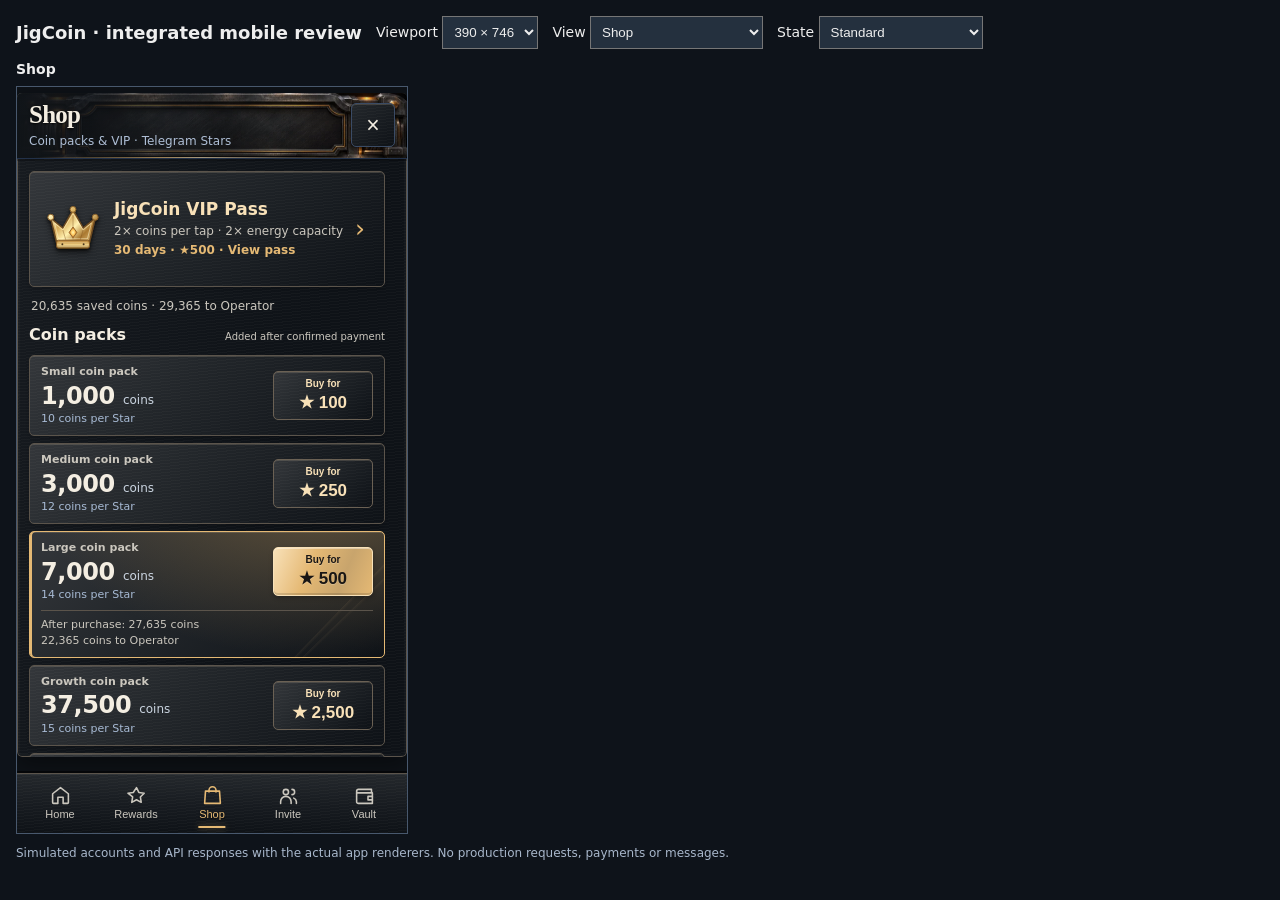
<file: recovery/integrated-mobile-review.html>
<!doctype html><html><head><meta charset="utf-8"><title>JigCoin integrated upgrade review</title><style>body{margin:0;background:#0e131a;color:#eee;font:14px system-ui;padding:16px}header{display:flex;gap:14px;align-items:center;flex-wrap:wrap;margin-bottom:12px}h1{font-size:18px;margin:0}select{background:#24303e;color:#eee;padding:7px}main{display:flex;gap:18px;align-items:start;overflow:auto}figure{margin:0}figcaption{margin-bottom:9px;font-weight:700}iframe{border:1px solid #48586d;display:block;background:#10151c}p{font-size:12px;color:#a8b7cb}</style></head><body><header><h1>JigCoin · integrated mobile review</h1><label>Viewport <select id="size"><option value="390,746">390 × 746</option><option value="320,568">320 × 568</option><option value="430,832">430 × 832</option></select></label><label>View <select id="view"><option value="shop">Shop</option><option value="vip">VIP Pass</option><option value="vault">Vault</option><option value="invite">Invite</option><option value="invite-details">Invite details</option><option value="leaderboard">Leaderboard</option><option value="weekly">Weekly Race</option><option value="welcome">Invited-player welcome</option></select></label><label>State <select id="case"><option value="">Standard</option><option value="active">VIP active</option><option value="solo">One player</option><option value="two">Two players</option><option value="long">Long player names</option><option value="pending">VIP payment pending</option><option value="expired">VIP expired</option><option value="referred">Invited player</option><option value="used">Ranked runs used</option><option value="legacy">Current weekly rules</option></select></label></header><main><figure><figcaption id="caption">Shop</figcaption><iframe id="phone" title="JigCoin mobile preview"></iframe></figure></main><p>Simulated accounts and API responses with the actual app renderers. No production requests, payments or messages.</p><script>const f=document.getElementById('phone');function update(){const [w,h]=document.getElementById('size').value.split(',');f.style.width=w+'px';f.style.height=h+'px';const view=document.getElementById('view');document.getElementById('caption').textContent=view.selectedOptions[0].text;f.src='integrated-review.html?panel='+view.value+'&case='+document.getElementById('case').value;}document.querySelectorAll('select').forEach(s=>s.onchange=update);update();</script></body></html>
</file>
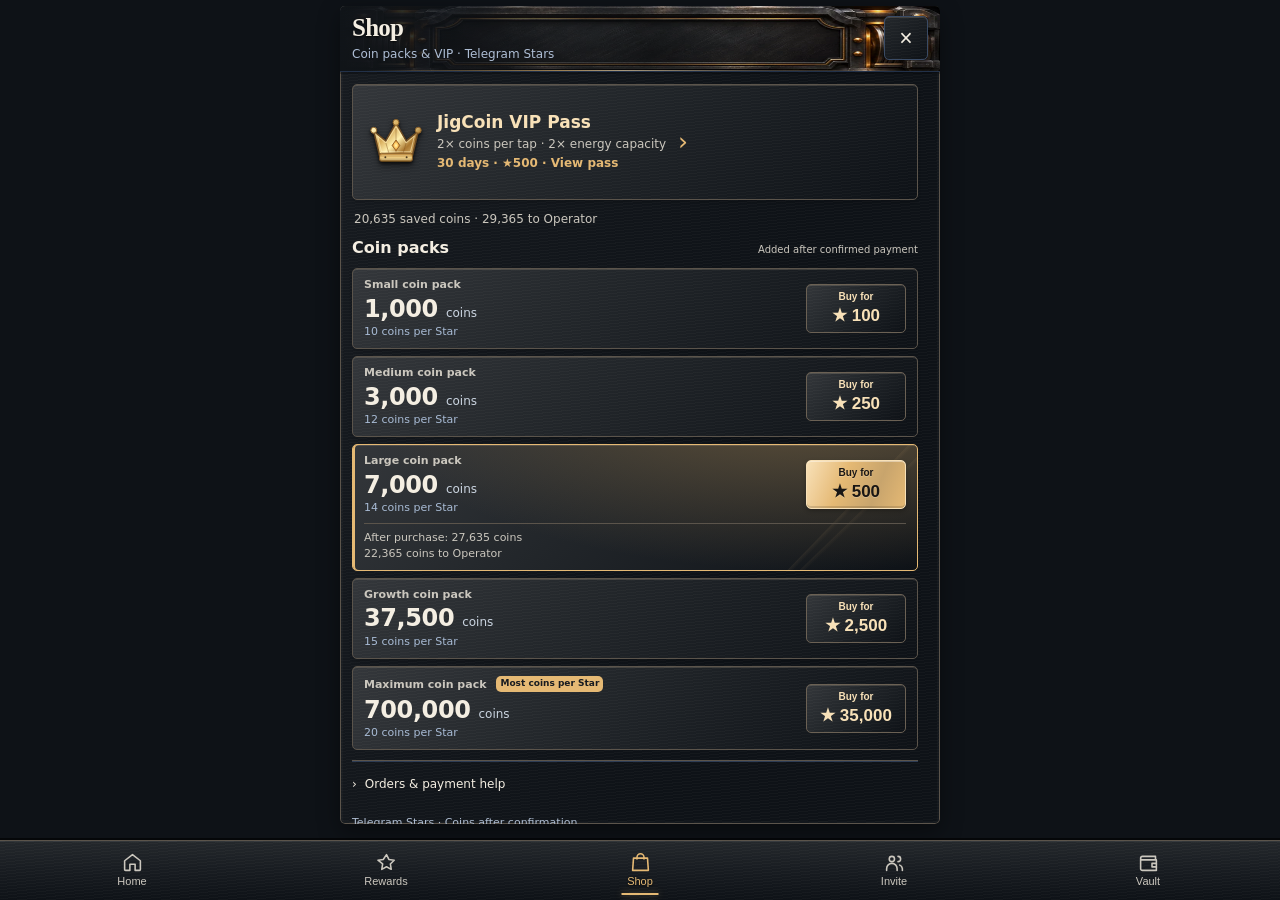
<file: recovery/integrated-review.html>
<!DOCTYPE html>
<!-- JigCoin Mini App -->
<html lang="en">
<head><base href="/">
<meta name="jigcoin-build" content="v16-integrated-1">
  <meta charset="UTF-8" />
  <title>JigCoin</title>
  <meta
    name="viewport"
    content="width=device-width, initial-scale=1.0, viewport-fit=cover"
  />

  <!-- Telegram WebApp JS – needed so window.Telegram exists -->
  

  <style>
    * {
      box-sizing: border-box;
      -webkit-tap-highlight-color: transparent;
    }

    html, body {
      height: 100%;
    }

    body {
      margin: 0;
      font-family: system-ui, -apple-system, BlinkMacSystemFont, "SF Pro Text",
        sans-serif;
      background: radial-gradient(circle at top, #1e3a8a, #020617 48%, #000000 90%);
      color: white;
      display: flex;
      justify-content: center;
      align-items: center;
      min-height: 100dvh;
    }

    .app-shell {
      width: 100%;
      max-width: 420px;
      height: 100vh;
      max-height: 900px;
      background: radial-gradient(
        circle at top,
        #1e293b 0%,
        #020617 30%,
        #000000 85%
      );
      border-radius: 32px 32px 0 0;
      box-shadow: 0 18px 60px rgba(15, 23, 42, 0.8),
        inset 0 0 1px rgba(255, 255, 255, 0.08);
      overflow: hidden;
      display: flex;
      flex-direction: column;
      padding-top: calc(10px + env(safe-area-inset-top));
      padding-bottom: 8px;
      position: relative;
    }

    .top-bar {
      padding: calc(env(safe-area-inset-top) * 0.35) 16px 2px;
      display: flex;
      justify-content: space-between;
      align-items: center;
      font-size: 13px;
      color: rgba(255, 255, 255, 0.7);
    }

    .top-bar-left,
    .top-bar-right {
      display: flex;
      align-items: center;
      gap: 4px;
    }

    .top-dot-menu {
      width: 28px;
      height: 28px;
      border-radius: 999px;
      border: 1px solid rgba(148, 163, 184, 0.4);
      display: flex;
      align-items: center;
      justify-content: center;
      gap: 2px;
      cursor: pointer;
      background: radial-gradient(
        circle at 0 0,
        rgba(255, 255, 255, 0.12),
        transparent 60%
      );
    }

    .top-dot-menu span {
      width: 3px;
      height: 3px;
      border-radius: 999px;
      background: rgba(248, 250, 252, 0.9);
    }

    .mini-app-label {
      font-size: 11px;
      color: rgba(148, 163, 184, 0.9);
      margin-left: 2px;
    }

    .header {
      padding: 4px 16px 0;
    }

    .card {
      background: radial-gradient(
        circle at 0 -40%,
        #f97316 0%,
        #ec4899 35%,
        #1e293b 70%
      );
      border-radius: 24px;
      padding: 10px 12px 8px;
      display: flex;
      align-items: stretch;
      gap: 10px;
      position: relative;
      overflow: hidden;
      box-shadow: 0 24px 60px rgba(15, 23, 42, 0.95),
        inset 0 0 0 1px rgba(248, 250, 252, 0.1);
    }

    .card::before {
      content: "";
      position: absolute;
      inset: -40%;
      background:
        radial-gradient(circle at 0 -10%, rgba(254, 249, 195, 0.3), transparent 55%),
        radial-gradient(circle at 120% -10%, rgba(251, 113, 133, 0.35), transparent 55%);
      mix-blend-mode: screen;
      opacity: 0.9;
      pointer-events: none;
    }

    .card-badge {
      width: 32px;
      height: 32px;
      border-radius: 16px;
      background: radial-gradient(circle at 30% 0, #facc15, #fb923c);
      display: flex;
      align-items: center;
      justify-content: center;
      box-shadow: 0 14px 30px rgba(15, 23, 42, 0.9),
        inset 0 0 0 1px rgba(248, 250, 252, 0.4);
      position: relative;
      z-index: 1;
      flex-shrink: 0;
    }

    .card-badge span {
      font-size: 18px;
    }

    .card-main {
      flex: 1;
      display: flex;
      flex-direction: column;
      gap: 6px;
      position: relative;
      z-index: 1;
    }

    .card-title {
      font-size: 16px;
      font-weight: 700;
      letter-spacing: 0.02em;
      text-shadow: 0 2px 12px rgba(15, 23, 42, 0.9);
    }

    .card-subtitle {
      font-size: 11px;
      color: rgba(248, 250, 252, 0.9);
      line-height: 1.25;
      max-width: 100%;
      display: block;
      overflow: visible;
    }

    .card-pill {
      margin-top: 0px;
      display: inline-flex;
      align-items: center;
      gap: 6px;
      padding: 3px 6px;
      border-radius: 999px;
      background: rgba(15, 23, 42, 0.9);
      box-shadow: 0 10px 20px rgba(15, 23, 42, 0.9),
        inset 0 0 0 1px rgba(148, 163, 184, 0.5);
      font-size: 9.5px;
      color: rgba(226, 232, 240, 0.95);
    }

    .card-pill span:nth-child(2) {
      padding-left: 6px;
      border-left: 1px solid rgba(148, 163, 184, 0.6);
    }

    .card-balance-col {
      min-width: 90px;
      display: flex;
      flex-direction: column;
      align-items: flex-end;
      justify-content: center;
      gap: 4px;
      position: relative;
      z-index: 1;
    }

    .card-balance-label {
      font-size: 10px;
      color: rgba(226, 232, 240, 0.85);
    }

    .card-balance-value {
      font-size: 20px;
      font-weight: 700;
      letter-spacing: 0.04em;
      text-shadow: 0 0 18px rgba(15, 23, 42, 0.8);
    }

    .card-balance-token {
      font-size: 11px;
      color: rgba(226, 232, 240, 0.9);
      display: inline-flex;
      align-items: center;
      gap: 4px;
      padding: 3px 8px;
      border-radius: 999px;
      background: rgba(15, 23, 42, 0.85);
      box-shadow: 0 10px 20px rgba(15, 23, 42, 0.95),
        inset 0 0 0 1px rgba(148, 163, 184, 0.4);
    }

    .card-balance-token span:first-child {
      font-size: 13px;
    }

    /* Global rank block */
    .global-rank-block {
      margin-top: 5px;
      width: 100%;
      padding: 5px 8px;
      border-radius: 14px;
      background: rgba(15, 23, 42, 0.96);
      box-shadow:
        0 10px 22px rgba(15, 23, 42, 0.95),
        inset 0 0 0 1px rgba(148, 163, 184, 0.45);
    }

    .global-rank-top-row {
      display: flex;
      align-items: center;
      justify-content: space-between;
      gap: 6px;
      margin-bottom: 4px;
    }

    .global-rank-label {
      font-size: 10px;
      text-transform: uppercase;
      letter-spacing: 0.16em;
      color: rgba(148, 163, 184, 0.96);
      white-space: nowrap;
    }

    .global-rank-value {
      font-size: 12px;
      font-weight: 600;
      color: rgba(248, 250, 252, 0.98);
    }

    .global-rank-bar {
      position: relative;
      width: 100%;
      height: 4px;
      border-radius: 999px;
      background: rgba(15, 23, 42, 1);
      overflow: hidden;
      box-shadow: inset 0 0 0 1px rgba(30, 64, 175, 0.8);
      margin-bottom: 3px;
    }

    .global-rank-fill {
      position: absolute;
      inset: 0;
      border-radius: 999px;
      background: linear-gradient(
        90deg,
        rgba(56, 189, 248, 0.9),
        rgba(251, 191, 36, 0.95),
        rgba(249, 115, 22, 0.95)
      );
      transform-origin: left center;
      transform: scaleX(0);
      transition: transform 0.35s ease-out;
    }

    
.global-rank-tier {
  font-size: 11px;
  color: rgba(248, 250, 252, 0.96);
  text-align: left;
  white-space: nowrap;
  overflow: hidden;
  text-overflow: ellipsis;
}
.global-rank-next {
      font-size: 10px;
      color: rgba(148, 163, 184, 0.96);
      text-align: right;
      white-space: nowrap;
      overflow: hidden;
      text-overflow: ellipsis;
    }

    .rank-bar {
      margin-top: 6px;
      margin-bottom: 4px;
      background: linear-gradient(
        90deg,
        rgba(15, 23, 42, 0.96),
        rgba(15, 23, 42, 0.98)
      );
      border-radius: 999px;
      padding: 4px 10px;
      display: flex;
      align-items: center;
      justify-content: space-between;
      position: relative;
      overflow: hidden;
      box-shadow: 0 12px 24px rgba(15, 23, 42, 1),
        inset 0 0 0 1px rgba(255, 255, 255, 0.04);
    }

    .rank-fill {
      position: absolute;
      inset: 1px;
      border-radius: 999px;
      background: linear-gradient(
        90deg,
        rgba(234, 88, 12, 0.3),
        rgba(234, 179, 8, 0.28)
      );
      transform-origin: left center;
      transform: scaleX(0);
      transition: transform 0.35s ease-out;
      opacity: 0.9;
    }

    .rank-label {
      position: relative;
      z-index: 1;
      font-size: 11px;
      font-weight: 700;
      letter-spacing: 0.18em;
      text-transform: uppercase;
      color: rgba(248, 250, 252, 0.9);
    }

    .rank-points {
      position: relative;
      z-index: 1;
      font-size: 11px;
      color: rgba(226, 232, 240, 0.94);
    }

    .main {
      flex: 1;
      padding: 4px 16px 4px;
      overflow-y: auto;
      scrollbar-width: none;
    }

    .main::-webkit-scrollbar {
      display: none;
    }

    .tap-card {
      margin-top: 8px;
      border-radius: 24px;
      padding: 12px 14px 16px;
      background: radial-gradient(
          circle at 0 -20%,
          rgba(251, 191, 36, 0.25),
          transparent 55%
        ),
        radial-gradient(
          circle at 100% -20%,
          rgba(96, 165, 250, 0.35),
          transparent 60%
        ),
        radial-gradient(
          circle at 50% 120%,
          rgba(13, 148, 136, 0.3),
          transparent 60%
        ),
        linear-gradient(180deg, rgba(15, 23, 42, 0.98), rgba(15, 23, 42, 0.95));
      box-shadow: 0 18px 45px rgba(15, 23, 42, 0.98),
        inset 0 0 0 1px rgba(148, 163, 184, 0.16);
      position: relative;
      overflow: hidden;
    }

    .tap-card::before {
      content: "";
      position: absolute;
      inset: -30%;
      background: radial-gradient(
          circle at 0 -30%,
          rgba(253, 224, 71, 0.2),
          transparent 55%
        ),
        radial-gradient(
          circle at 100% 0,
          rgba(129, 140, 248, 0.18),
          transparent 55%
        );
      mix-blend-mode: screen;
      opacity: 0.9;
      pointer-events: none;
    }

    .tap-card-header {
      position: relative;
      z-index: 1;
      display: flex;
      align-items: center;
      justify-content: space-between;
      gap: 10px;
    }

    .tap-card-left {
      display: flex;
      flex-direction: column;
      gap: 4px;
      max-width: 230px;
    }

    .tap-title {
      font-size: 16px;
      font-weight: 600;
    }

    .tap-subtitle {
      font-size: 11px;
      color: rgba(226, 232, 240, 0.9);
      line-height: 1.4;
    }

    .tap-hint {
      font-size: 11px;
      color: rgba(248, 250, 252, 0.95);
      display: inline-flex;
      align-items: center;
      gap: 4px;
      padding: 3px 7px;
      border-radius: 999px;
      background: rgba(15, 23, 42, 0.9);
      box-shadow: inset 0 0 0 1px rgba(148, 163, 184, 0.4);
    }
    .onboarding-coach {
      margin-top: 8px;
      padding: 8px 10px;
      border-radius: 12px;
      background: rgba(15, 23, 42, 0.92);
      border: 1px solid rgba(56, 189, 248, 0.4);
      box-shadow: 0 8px 24px rgba(15, 23, 42, 0.9);
      font-size: 11px;
      color: rgba(226, 232, 240, 0.98);
    }

    .onboarding-coach-title {
      font-weight: 600;
      margin-bottom: 4px;
    }

    .onboarding-coach-body {
      opacity: 0.9;
    }

    .onboarding-coach-progress {
      margin-top: 6px;
      display: flex;
      gap: 4px;
    }

    .onboarding-coach-dot {
      width: 6px;
      height: 6px;
      border-radius: 999px;
      background: rgba(148, 163, 184, 0.6);
    }

    .onboarding-coach-dot.active {
      background: #facc15;
    }


    .tap-btn-wrap {
      margin-top: 10px;
      display: flex;
      justify-content: center;
    }

    .tap-btn-main {
      width: 180px;
      height: 180px;
      border-radius: 50%;
      border: none;
      background: radial-gradient(
          circle at 30% 0%,
          rgba(253, 224, 71, 0.45),
          transparent 50%
        ),
        radial-gradient(
          circle at 70% 0%,
          rgba(251, 113, 133, 0.45),
          transparent 50%
        ),
        radial-gradient(
          circle at 50% 120%,
          rgba(14, 165, 233, 0.6),
          transparent 55%
        ),
        linear-gradient(145deg, #0f172a, #020617);
      box-shadow:
        0 24px 60px rgba(15, 23, 42, 1),
        0 0 0 1px rgba(248, 250, 252, 0.12),
        inset 0 0 0 1px rgba(15, 23, 42, 0.8);
      display: flex;
      align-items: center;
      justify-content: center;
      color: white;
      font-size: 16px;
      font-weight: 700;
      letter-spacing: 0.08em;
      text-transform: uppercase;
      cursor: pointer;
      position: relative;
      overflow: hidden;
    
      touch-action: none;
      -webkit-user-select: none;
      user-select: none;
}

    .tap-btn-main::before {
      content: "";
      position: absolute;
      inset: 18%;
      border-radius: 999px;
      border: 1px dashed rgba(248, 250, 252, 0.4);
      opacity: 0.65;
    }

    .tap-btn-main:active {
      transform: none;
      box-shadow:
        0 18px 45px rgba(15, 23, 42, 0.9),
        0 0 0 1px rgba(248, 250, 252, 0.08),
        inset 0 0 0 1px rgba(15, 23, 42, 0.9);
    }

    .tap-btn-ring {
      position: absolute;
      inset: 6px;
      border-radius: 999px;
      border: 1px solid rgba(248, 250, 252, 0.12);
      box-shadow: 0 0 35px rgba(56, 189, 248, 0.6);
      opacity: 0.85;
    }

    .tap-btn-label {
      position: relative;
      z-index: 1;
    }

    .tap-metrics {
      margin-top: 12px;
      display: grid;
      grid-template-columns: repeat(3, minmax(0, 1fr));
      gap: 8px;
      position: relative;
      z-index: 1;
    }

    .tap-metric {
      border-radius: 14px;
      padding: 7px 9px 6px;
      background: rgba(15, 23, 42, 0.96);
      box-shadow: 0 10px 24px rgba(15, 23, 42, 0.95),
        inset 0 0 0 1px rgba(148, 163, 184, 0.3);
      display: flex;
      flex-direction: column;
      gap: 4px;
    }

    .metric-label {
      font-size: 10px;
      color: rgba(148, 163, 184, 0.96);
    }

    .metric-value {
      font-size: 14px;
      font-weight: 600;
    }

    .metric-sub {
      font-size: 10px;
      color: rgba(148, 163, 184, 0.96);
    }

.metric-subtext {
  font-size: 11px;
  color: rgba(148, 163, 184, 0.95);
}


    .energy-bar {
      width: 100%;
      height: 4px;
      border-radius: 999px;
      background: rgba(15, 23, 42, 1);
      overflow: hidden;
      position: relative;
      box-shadow: inset 0 0 0 1px rgba(30, 64, 175, 0.8);
    }

    .energy-fill {
      position: absolute;
      inset: 0;
      border-radius: 999px;
      background: linear-gradient(
        90deg,
        rgb(34, 197, 94),
        rgb(234, 179, 8),
        rgb(248, 113, 113)
      );
      transform-origin: left center;
      transform: scaleX(1);
      transition: transform 0.25s ease-out;
    }

    .tasks {
      margin-top: 12px;
      margin-bottom: 16px;
    }

    .tasks-title-row {
      display: flex;
      align-items: center;
      justify-content: space-between;
      margin-bottom: 4px;
    }

    .tasks-title {
      font-size: 13px;
      font-weight: 600;
    }

    .tasks-subtitle {
      font-size: 11px;
      color: rgba(148, 163, 184, 0.96);
      margin-bottom: 8px;
    }

    .tasks-grid {
      display: grid;
      grid-template-columns: repeat(2, minmax(0, 1fr));
      gap: 8px;
    }

    .tasks-grid.tasks-grid-6 {
      margin-top: 16px;
    }

    /* If the grid has an odd number of cards, make the last one span full width (keeps layout clean) */
    .tasks-grid .task-card:last-child:nth-child(odd) {
      grid-column: 1 / -1;
    }

    /* For the 6-card Control Center, keep everything equal-sized */
    .tasks-grid-6 .task-card:last-child:nth-child(odd) { grid-column: auto; }

    /* VIP callout styling (subtle, premium) */
    .task-card.task-vip {
      background: radial-gradient(circle at 20% 0, rgba(250, 204, 21, 0.22), rgba(15, 23, 42, 0.98) 55%);
      box-shadow: 0 14px 30px rgba(15, 23, 42, 0.98),
        inset 0 0 0 1px rgba(250, 204, 21, 0.35);
    }

    .task-card.task-vip .task-reward { filter: drop-shadow(0 8px 18px rgba(250, 204, 21, 0.22)); }

    /* Floating Boost Hub button */
    .fab-shop {
      position: absolute;
      right: 14px;
      bottom: calc(74px + env(safe-area-inset-bottom));
      display: inline-flex;
      align-items: center;
      gap: 8px;
      padding: 10px 12px;
      border: 0;
      border-radius: 999px;
      cursor: pointer;
      color: rgba(15, 23, 42, 0.98);
      background: radial-gradient(circle at 30% 0, rgba(250, 204, 21, 1), rgba(251, 146, 60, 1));
      box-shadow: 0 18px 40px rgba(0, 0, 0, 0.55),
        inset 0 0 0 1px rgba(248, 250, 252, 0.35);
      z-index: 20;
      transform: translateZ(0);
      animation: softPulse 2.6s ease-in-out infinite;
    }

    .fab-icon { font-size: 16px; line-height: 1; }
    .fab-label { font-size: 11px; font-weight: 800; letter-spacing: 0.02em; opacity: 0.95; }

    @keyframes softPulse {
      0% { box-shadow: 0 18px 40px rgba(0,0,0,0.55), inset 0 0 0 1px rgba(248,250,252,0.35); }
      50% { box-shadow: 0 22px 50px rgba(0,0,0,0.65), inset 0 0 0 1px rgba(248,250,252,0.42); }
      100% { box-shadow: 0 18px 40px rgba(0,0,0,0.55), inset 0 0 0 1px rgba(248,250,252,0.35); }
    }

    
.starter-banner {
  margin-top: 6px;
  margin-bottom: 12px;
  padding: 10px 11px;
  border-radius: 16px;
  background: linear-gradient(
    135deg,
    rgba(250, 204, 21, 0.16),
    rgba(34, 197, 94, 0.14)
  );
  box-shadow:
    0 12px 26px rgba(15, 23, 42, 0.98),
    inset 0 0 0 1px rgba(250, 204, 21, 0.4);
  display: none;
  flex-direction: column;
  gap: 6px;
}
.starter-banner-title {
  font-size: 12px;
  font-weight: 800;
  letter-spacing: 0.08em;
  text-transform: uppercase;
  color: rgba(248, 250, 252, 0.98);
}
.starter-banner-sub {
  font-size: 11px;
  color: rgba(226, 232, 240, 0.96);
}
.starter-banner-progress {
  margin-top: 4px;
  height: 6px;
  border-radius: 999px;
  background: rgba(15, 23, 42, 0.9);
  overflow: hidden;
  position: relative;
}
.starter-banner-fill {
  position: absolute;
  inset: 0;
  transform-origin: left center;
  transform: scaleX(0);
  background: linear-gradient(
    90deg,
    rgba(250, 204, 21, 0.9),
    rgba(34, 197, 94, 0.95)
  );
  transition: transform 0.3s ease-out;
}

.starter-step-card {
  margin-top: 0;
  padding: 9px 10px;
  border-radius: 14px;
  background: radial-gradient(circle at 0% 0%, rgba(21, 128, 61, 0.18), rgba(15, 23, 42, 0.96));
  border: 1px solid rgba(34, 197, 94, 0.45);
  box-shadow:
    0 10px 28px rgba(15, 23, 42, 0.98),
    0 0 0 1px rgba(15, 23, 42, 0.96);
  display: none;
  flex-direction: column;
  gap: 5px;
}
.starter-step-header-row {
  display: flex;
  justify-content: space-between;
  align-items: center;
  gap: 6px;
}
.starter-step-pill {
  padding: 2px 8px;
  border-radius: 999px;
  font-size: 10px;
  font-weight: 600;
  letter-spacing: 0.06em;
  text-transform: uppercase;
  background: rgba(34, 197, 94, 0.12);
  color: rgba(190, 242, 100, 0.96);
  border: 1px solid rgba(34, 197, 94, 0.45);
}
.starter-step-label {
  margin-left: auto;
  font-size: 10px;
  font-weight: 600;
  text-transform: uppercase;
  letter-spacing: 0.08em;
  color: rgba(148, 163, 184, 0.96);
}
.starter-step-title {
  font-size: 13px;
  font-weight: 600;
  color: rgba(248, 250, 252, 0.98);
}
.starter-step-body {
  font-size: 11px;
  color: rgba(226, 232, 240, 0.94);
}
.starter-step-meta {
  margin-top: 4px;
  display: flex;
  align-items: center;
  gap: 6px;
  font-size: 10px;
  color: rgba(226, 232, 240, 0.9);
  opacity: 0.9;
}
.starter-step-meta-dot {
  width: 4px;
  height: 4px;
  border-radius: 999px;
  background: rgba(250, 204, 21, 0.9);
}
.starter-step-timer {
  font-weight: 600;
  letter-spacing: 0.04em;
  text-transform: uppercase;
}
.starter-step-btn {
  margin-top: 7px;
  align-self: flex-start;
  padding: 6px 10px;
  border-radius: 999px;
  border: none;
  background: linear-gradient(135deg, #22c55e, #a3e635);
  color: #020617;
  font-size: 11px;
  font-weight: 700;
  letter-spacing: 0.04em;
  text-transform: uppercase;
  cursor: pointer;
  box-shadow: 0 6px 16px rgba(22, 163, 74, 0.65);
}
.starter-step-btn:active {
  transform: translateY(1px);
  box-shadow: 0 4px 10px rgba(22, 163, 74, 0.6);
}
.starter-banner-btn {
  margin-top: 6px;
  align-self: flex-start;
  border-radius: 999px;
  border: none;
  padding: 6px 12px 6px;
  font-size: 11px;
  font-weight: 700;
  letter-spacing: 0.02em;
  background: rgba(250, 204, 21, 0.16);
  color: rgba(248, 250, 252, 0.98);
  box-shadow: inset 0 0 0 1px rgba(250, 204, 21, 0.55);
  cursor: pointer;
}
.task-card {
      border-radius: 18px;
      padding: 8px 9px;
      background: linear-gradient(
        145deg,
        rgba(15, 23, 42, 0.98),
        rgba(15, 23, 42, 0.98)
      );
      box-shadow: 0 12px 26px rgba(15, 23, 42, 0.98),
        inset 0 0 0 1px rgba(148, 163, 184, 0.28);
      display: flex;
      flex-direction: column;
      gap: 4px;
      cursor: pointer;
      position: relative;
      overflow: hidden;
    }
    .task-card.task-disabled {
      opacity: 0.55;
      filter: saturate(0.7);
    }

    .task-card.task-disabled::after {
      content: "";
      position: absolute;
      inset: 0;
      background: rgba(2, 6, 23, 0.35);
      pointer-events: none;
    }


    .task-card::before {
      content: "";
      position: absolute;
      inset: -30%;
      background: radial-gradient(
          circle at 0 0,
          rgba(251, 191, 36, 0.2),
          transparent 55%
        ),
        radial-gradient(
          circle at 120% -10%,
          rgba(96, 165, 250, 0.2),
          transparent 55%
        );
      opacity: 0.9;
      mix-blend-mode: screen;
      pointer-events: none;
    }

    .task-top {
      display: flex;
      align-items: center;
      justify-content: space-between;
      gap: 6px;
      position: relative;
      z-index: 1;
    }

    .task-title {
      font-size: 12px;
      font-weight: 600;
    }

    .task-reward {
      font-size: 11px;
      color: rgba(251, 191, 36, 0.95);
    }

    .task-desc {
      position: relative;
      z-index: 1;
      font-size: 10px;
      color: rgba(148, 163, 184, 0.96);
      line-height: 1.35;
    }

    .streak-row {
      margin-top: 10px;
      display: flex;
      align-items: center;
      justify-content: space-between;
      gap: 8px;
    }

    .streak-label {
      display: inline-flex;
      align-items: center;
      gap: 5px;
      font-size: 12px;
      color: rgba(248, 250, 252, 0.96);
    }

    .streak-meter {
      width: 120px;
      height: 6px;
      border-radius: 999px;
      background: rgba(15, 23, 42, 0.9);
      overflow: hidden;
      box-shadow: inset 0 0 0 1px rgba(30, 64, 175, 0.9);
    }

    .streak-meter-fill {
      width: 0%;
      height: 100%;
      border-radius: 999px;
      background: linear-gradient(
        90deg,
        rgba(234, 179, 8, 0.95),
        rgba(244, 114, 182, 0.95)
      );
      transition: width 0.3s ease-out;
    }

    .bottom-nav {
      margin-top: 2px;
      padding: 6px 10px 4px;
      display: flex;
      align-items: center;
      justify-content: space-between;
      gap: 6px;
      border-radius: 999px;
      background: radial-gradient(
        circle at 0 -40%,
        rgba(15, 23, 42, 1),
        rgba(15, 23, 42, 1)
      );
      box-shadow: 0 -4px 26px rgba(15, 23, 42, 0.8),
        inset 0 0 0 1px rgba(30, 64, 175, 0.8);
      position: sticky;
      bottom: 0;
      z-index: 5;
    }

    .nav-btn {
      flex: 1;
      border-radius: 999px;
      border: none;
      background: transparent;
      color: rgba(148, 163, 184, 0.96);
      font-size: 11px;
      display: flex;
      flex-direction: column;
      align-items: center;
      justify-content: center;
      gap: 3px;
      padding: 5px 0 4px;
      cursor: pointer;
    }

    .nav-btn span {
      font-size: 10px;
    }

    .nav-btn .nav-icon {
      font-size: 16px;
    }

    .nav-btn.active {
      background: radial-gradient(
        circle at 50% 0,
        rgba(251, 191, 36, 0.12),
        rgba(30, 64, 175, 0.96)
      );
      color: rgba(248, 250, 252, 0.98);
      box-shadow: 0 8px 18px rgba(15, 23, 42, 0.9),
        inset 0 0 0 1px rgba(148, 163, 184, 0.5);
    }

    .friends-sheet {
      color: white;
    }

    .sheet-backdrop {
      position: fixed;
      inset: 0;
      background: rgba(15, 23, 42, 0.7);
      opacity: 0;
      pointer-events: none;
      transition: opacity 0.18s ease-out;
      z-index: 10;
    }

    .sheet-backdrop.show {
      opacity: 1;
      pointer-events: auto;
    }

    .sheet {
      position: fixed;
      left: 50%;
      bottom: 0;
      transform: translateX(-50%) translateY(100%);
      width: 100%;
      max-width: 420px;
      max-height: 82vh;
      background: radial-gradient(
        circle at 0 -40%,
        #1e293b 0%,
        #020617 30%,
        #020617 100%
      );
      border-radius: 24px 24px 0 0;
      box-shadow: 0 -20px 60px rgba(15, 23, 42, 1),
        inset 0 0 0 1px rgba(148, 163, 184, 0.18);
      display: flex;
      flex-direction: column;
      z-index: 20;
      opacity: 0;
      pointer-events: none;
      transition: transform 0.18s ease-out, opacity 0.18s ease-out;
      overflow: hidden;
    }

    .sheet.show {
      transform: translateX(-50%) translateY(0%);
      opacity: 1;
      pointer-events: auto;
    }

    .sheet-header {
      padding: 12px 16px 8px;
      display: flex;
      align-items: center;
      justify-content: space-between;
      gap: 8px;
      border-bottom: 1px solid rgba(30, 64, 175, 0.7);
    }

    .sheet-title {
      font-size: 14px;
      font-weight: 600;
    }

    .sheet-subtitle {
      font-size: 11px;
      color: rgba(148, 163, 184, 0.96);
      margin-top: 2px;
      max-width: 260px;
    }

    .sheet-close {
      width: 26px;
      height: 26px;
      border-radius: 999px;
      border: 1px solid rgba(148, 163, 184, 0.7);
      background: rgba(15, 23, 42, 0.96);
      color: rgba(248, 250, 252, 0.96);
      font-size: 16px;
      cursor: pointer;
      display: flex;
      align-items: center;
      justify-content: center;
    }

    .sheet-body {
      padding: 10px 16px 16px;
      overflow-y: auto;
      scrollbar-width: none;
    }

    .sheet-body::-webkit-scrollbar {
      display: none;
    }

    .friends-summary {
      display: grid;
      grid-template-columns: repeat(2, minmax(0, 1fr));
      gap: 10px;
      margin-bottom: 12px;
    }

    .friends-summary-col {
      border-radius: 16px;
      padding: 8px 9px;
      background: rgba(15, 23, 42, 0.98);
      box-shadow: 0 12px 26px rgba(15, 23, 42, 0.98),
        inset 0 0 0 1px rgba(148, 163, 184, 0.25);
      display: flex;
      flex-direction: column;
      gap: 4px;
      font-size: 11px;
    }

    .friends-summary-col span:first-child {
      color: rgba(148, 163, 184, 0.96);
    }

    .friends-summary-col span:last-child {
      font-size: 14px;
      font-weight: 600;
    }

    .friends-link-row {
      display: flex;
      align-items: center;
      gap: 8px;
      margin-bottom: 10px;
    }

    .friends-link {
      flex: 1;
      padding: 7px 9px;
      border-radius: 999px;
      background: rgba(15, 23, 42, 0.95);
      box-shadow: inset 0 0 0 1px rgba(148, 163, 184, 0.5);
      font-size: 11px;
      color: rgba(226, 232, 240, 0.98);
      white-space: nowrap;
      overflow: hidden;
      text-overflow: ellipsis;
    }

    .friends-copy-btn {
      flex-shrink: 0;
      border-radius: 999px;
      border: none;
      background: rgba(30, 64, 175, 1);
      color: white;
      font-size: 11px;
      padding: 6px 10px 5px;
      cursor: pointer;
      box-shadow: 0 10px 24px rgba(15, 23, 42, 0.9);
    }

    .friends-share-btn {
      width: 100%;
      margin-top: 2px;
      margin-bottom: 10px;
      border-radius: 999px;
      border: none;
      background: linear-gradient(
        90deg,
        rgba(56, 189, 248, 1),
        rgba(249, 115, 22, 1)
      );
      color: rgba(15, 23, 42, 1);
      font-size: 12px;
      font-weight: 600;
      padding: 9px 0 8px;
      cursor: pointer;
      box-shadow: 0 14px 32px rgba(15, 23, 42, 1);
    }

    .friends-boost-pill {
      border-radius: 16px;
      padding: 8px 9px;
      background: rgba(15, 23, 42, 0.95);
      box-shadow: inset 0 0 0 1px rgba(148, 163, 184, 0.35);
      font-size: 11px;
      color: rgba(226, 232, 240, 0.96);
      display: flex;
      align-items: center;
      justify-content: space-between;
      gap: 8px;
    }

    .withdraw-card {
      border-radius: 18px;
      padding: 10px 11px;
      background: radial-gradient(
          circle at 0 -20%,
          rgba(56, 189, 248, 0.22),
          transparent 55%
        ),
        linear-gradient(180deg, rgba(15, 23, 42, 0.98), rgba(15, 23, 42, 0.96));
      box-shadow: 0 18px 45px rgba(15, 23, 42, 1),
        inset 0 0 0 1px rgba(148, 163, 184, 0.25);
      display: flex;
      flex-direction: column;
      gap: 6px;
    }

    .withdraw-row {
      display: flex;
      align-items: center;
      justify-content: space-between;
      gap: 8px;
    }

    .withdraw-amount {
      font-size: 22px;
      font-weight: 700;
      letter-spacing: 0.08em;
    }

    .balance-token-icon {
      width: 36px;
      height: 36px;
      border-radius: 999px;
      background: radial-gradient(circle at 30% 0, #fbbf24, #f97316);
      display: flex;
      align-items: center;
      justify-content: center;
      box-shadow: 0 14px 30px rgba(15, 23, 42, 1),
        inset 0 0 0 1px rgba(248, 250, 252, 0.4);
    }

    .withdraw-sub {
      font-size: 11px;
      color: rgba(226, 232, 240, 0.96);
    }

    .coming-soon-pill {
      margin-top: 10px;
      border-radius: 999px;
      padding: 7px 10px;
      background: rgba(15, 23, 42, 0.96);
      box-shadow: inset 0 0 0 1px rgba(30, 64, 175, 0.9);
      font-size: 11px;
      color: rgba(226, 232, 240, 0.96);
      display: inline-flex;
      align-items: center;
      gap: 8px;
    }

    .coming-soon-dot {
      width: 7px;
      height: 7px;
      border-radius: 999px;
      background: #22c55e;
      box-shadow: 0 0 0 4px rgba(34, 197, 94, 0.25);
    }

    .withdraw-help {
      margin-top: 10px;
      font-size: 11px;
      color: rgba(148, 163, 184, 0.96);
    }

    .withdraw-bottom-btn {
      margin-top: 12px;
      width: 100%;
      border-radius: 999px;
      border: none;
      padding: 9px 0 8px;
      font-size: 12px;
      font-weight: 600;
      background: rgba(15, 23, 42, 1);
      color: rgba(148, 163, 184, 0.96);
      box-shadow: inset 0 0 0 1px rgba(148, 163, 184, 0.3);
    }

    .toast {
      position: fixed;
      left: 50%;
      bottom: 82px;
      transform: translateX(-50%) translateY(10%);
      border-radius: 999px;
      background: rgba(15, 23, 42, 0.96);
      padding: 6px 12px 6px;
      border: 1px solid rgba(148, 163, 184, 0.7);
      font-size: 11px;
      color: rgba(248, 250, 252, 0.96);
      display: inline-flex;
      align-items: center;
      gap: 6px;
      box-shadow: 0 18px 45px rgba(15, 23, 42, 0.98);
      opacity: 0;
      transition: opacity 0.16s ease-out, transform 0.16s ease-out;
      z-index: 40;
      pointer-events: none;
    }

    .toast.show {
      opacity: 1;
      transform: translateX(-50%) translateY(0%);
    }

    .toast-icon {
      font-size: 14px;
    }

    @media (max-width: 600px) {
      body {
        align-items: stretch;
      }
      .app-shell {
        max-width: 100%;
        height: 100dvh;
        max-height: none;
        border-radius: 0;
        box-shadow: none;
      }
      .main {
        padding-bottom: 12px;
      }
    }

    /* Small-height devices: keep the bottom "Control center" visible without losing polish */
    @media (max-height: 740px) {
      .header { padding: 2px 16px 0; }
      .tap-card { margin-top: 6px; padding: 10px 12px 12px; }
      .tap-btn-wrap { margin-top: 8px; }
      .tap-btn-main { width: 150px; height: 150px; }
      .tap-metrics { margin-top: 10px; }
      .tasks { margin-top: 10px; }
    }
  
    /* === Upgrades pack (timers, tiers, events, withdraw requests) === */
    .pill {
      display:inline-flex;
      align-items:center;
      gap:6px;
      padding:4px 10px;
      border-radius:999px;
      font-size:11px;
      font-weight:700;
      letter-spacing:.2px;
      background: rgba(15, 23, 42, 0.75);
      box-shadow: inset 0 0 0 1px rgba(30, 64, 175, 0.55);
      color: rgba(248,250,252,0.95);
      white-space:nowrap;
    }
    .pill.good { box-shadow: inset 0 0 0 1px rgba(34, 197, 94, 0.55); }
    .pill.warn { box-shadow: inset 0 0 0 1px rgba(251, 191, 36, 0.6); }
    .pill.cooldown { box-shadow: inset 0 0 0 1px rgba(59, 130, 246, 0.55); }
    .pill.dim { opacity:.8; }

    .event-banner {
      margin: 10px 0 0;
      padding: 10px 12px;
      border-radius: 16px;
      background: linear-gradient(135deg, rgba(30,64,175,0.65), rgba(15,23,42,0.85));
      box-shadow: 0 16px 40px rgba(0,0,0,0.35), inset 0 0 0 1px rgba(148,163,184,0.25);
      display:none;
    }
    .event-banner.show { display:block; }
    .event-title { font-weight:800; font-size:13px; }
    .event-sub { opacity:.9; font-size:12px; margin-top:2px; }
    .event-row { display:flex; align-items:center; justify-content:space-between; gap:10px; }

    .tier-card {
      margin-top: 14px;
      padding: 12px;
      border-radius: 16px;
      background: rgba(15,23,42,0.55);
      box-shadow: inset 0 0 0 1px rgba(148,163,184,0.18);
    }
    .tier-top { display:flex; align-items:center; justify-content:space-between; gap:10px; }
    .tier-title { font-weight:800; }
    .tier-meta { opacity:.9; font-size:12px; margin-top:4px; }
    .tier-bar { height: 8px; border-radius: 999px; overflow:hidden; background: rgba(2,6,23,0.65); margin-top:10px; box-shadow: inset 0 0 0 1px rgba(148,163,184,0.15); }
    .tier-fill { height:100%; width:0%; background: linear-gradient(90deg, rgba(34,197,94,0.9), rgba(59,130,246,0.9)); }

    .withdraw-form {
      margin-top: 14px;
      padding: 12px;
      border-radius: 16px;
      background: rgba(15,23,42,0.55);
      box-shadow: inset 0 0 0 1px rgba(148,163,184,0.18);
    }
    .field {
      display:flex;
      flex-direction:column;
      gap:6px;
      margin-top:10px;
    }
    .field label { font-size:11px; opacity:.9; }
    .field input {
      padding: 10px 12px;
      border-radius: 12px;
      border: none;
      outline: none;
      background: rgba(2,6,23,0.7);
      color: rgba(248,250,252,0.95);
      box-shadow: inset 0 0 0 1px rgba(148,163,184,0.2);
      font-size: 13px;
    }
    .btn.full { width:100%; }
    .btn.dim { opacity: .65; }

  
    /* --- Viral / trust UI additions --- */
    .social-proof {
      margin-top: 14px;
      padding: 12px;
      border-radius: 18px;
      background: rgba(15, 23, 42, 0.65);
      box-shadow: inset 0 0 0 1px rgba(148,163,184,0.16);
    }
    .social-proof-row { display:flex; gap:10px; }
    .sp-item {
      flex:1;
      padding: 10px 12px;
      border-radius: 16px;
      background: rgba(2, 6, 23, 0.55);
      box-shadow: inset 0 0 0 1px rgba(148,163,184,0.14);
    }
    .sp-label { font-size: 11px; opacity: .82; }
    .sp-value { margin-top: 4px; font-size: 16px; font-weight: 900; }

    .share-card {
      margin-top: 14px;
      padding: 12px;
      border-radius: 18px;
      background: rgba(15, 23, 42, 0.65);
      box-shadow: inset 0 0 0 1px rgba(148,163,184,0.16);
    }
    .share-card-header { font-weight: 900; letter-spacing: .2px; }
    .share-card canvas {
      width: 100%;
      height: auto;
      display:block;
      margin-top: 10px;
      border-radius: 16px;
      background: rgba(2,6,23,0.55);
      box-shadow: inset 0 0 0 1px rgba(148,163,184,0.14);
    }
    .share-card-actions { display:flex; gap:10px; margin-top: 10px; }
    .share-card-hint { margin-top: 8px; font-size: 11px; opacity: .82; }

    .withdraw-steps {
      margin-top: 14px;
      padding: 12px;
      border-radius: 18px;
      background: rgba(15, 23, 42, 0.65);
      box-shadow: inset 0 0 0 1px rgba(148,163,184,0.16);
    }
    .withdraw-progress {
  margin-top: 8px;
  width: 100%;
  height: 6px;
  border-radius: 999px;
  background: rgba(15, 23, 42, 0.9);
  overflow: hidden;
}
.withdraw-progress-inner {
  width: 100%;
  height: 100%;
  transform-origin: left center;
  transform: scaleX(0.05);
  background: linear-gradient(90deg, rgba(250, 204, 21, 0.9), rgba(34, 197, 94, 0.95));
  transition: transform 0.3s ease-out;
}
.withdraw-progress-label {
  margin-top: 4px;
  font-size: 11px;
  color: rgba(148, 163, 184, 0.95);
}

    .checklist { margin-top: 8px; display:flex; flex-direction:column; gap:8px; }
    .check-item {
      display:flex; align-items:flex-start; gap:10px;
      padding: 10px 12px;
      border-radius: 16px;
      background: rgba(2,6,23,0.55);
      box-shadow: inset 0 0 0 1px rgba(148,163,184,0.14);
    }
    .check-dot {
      width: 18px; height: 18px; border-radius: 999px;
      display:flex; align-items:center; justify-content:center;
      font-size: 12px;
      background: rgba(148,163,184,0.18);
      box-shadow: inset 0 0 0 1px rgba(148,163,184,0.18);
      flex: 0 0 auto;
      margin-top: 1px;
    }
    .check-item.good .check-dot { background: rgba(16,185,129,0.18); box-shadow: inset 0 0 0 1px rgba(16,185,129,0.25); }
    .check-item.warn .check-dot { background: rgba(245,158,11,0.18); box-shadow: inset 0 0 0 1px rgba(245,158,11,0.25); }
    .check-title { font-weight: 900; font-size: 12px; }
    .check-sub { font-size: 11px; opacity: .82; margin-top: 2px; }

    .payout-feed { margin-top: 12px; display:flex; flex-direction:column; gap:8px; }
    .payout-row {
      display:flex; justify-content:space-between; align-items:center;
      padding: 10px 12px;
      border-radius: 16px;
      background: rgba(2,6,23,0.55);
      box-shadow: inset 0 0 0 1px rgba(148,163,184,0.14);
      font-size: 12px;
    }
    .payout-muted { opacity: .82; font-size: 11px; }

/* Launch Phase Boost banner */
.launch-boost{
  margin-top:12px;
  padding:12px 12px;
  border-radius:16px;
  background: rgba(255,255,255,0.06);
  border: 1px solid rgba(255,255,255,0.10);
  backdrop-filter: blur(8px);
}
.launch-boost .lb-badge{
  display:inline-flex;
  align-items:center;
  gap:8px;
  padding:6px 10px;
  border-radius:999px;
  font-weight:700;
  font-size:12px;
  letter-spacing:0.2px;
  background: rgba(255,255,255,0.10);
  border: 1px solid rgba(255,255,255,0.12);
}
.launch-boost .lb-text{
  margin-top:8px;
  font-size:13px;
  line-height:1.35;
  opacity:0.95;
}
.launch-boost.small{
  margin-top:6px;
  padding:8px 9px;
  border-radius:12px;
  display:flex;
  flex-direction:row;
  align-items:flex-start;
  gap:8px;
}
.launch-boost.small .lb-text{
  margin-top:0;
  font-size:11.5px;
  line-height:1.22;
}
.launch-boost.small .lb-badge{
  font-size:10.5px;
  padding:4px 8px;
  white-space:nowrap;
}
/* Reliable mobile layout: one scroll surface, full-width rank, reserved navigation. */
:root {
  --app-safe-top: max(env(safe-area-inset-top, 0px), var(--tg-safe-area-inset-top, 0px));
  --app-safe-bottom: max(env(safe-area-inset-bottom, 0px), var(--tg-safe-area-inset-bottom, 0px));
}
.app-shell {height:var(--tg-viewport-stable-height, 100dvh);max-height:none;max-width:none;border-radius:0;
  padding:calc(var(--app-safe-top) + var(--tg-content-safe-area-inset-top, 0px))
  max(0px, var(--tg-safe-area-inset-right, 0px))
  calc(var(--app-safe-bottom) + var(--tg-content-safe-area-inset-bottom, 0px))
  max(0px, var(--tg-safe-area-inset-left, 0px));}
.main {min-height:0;overflow-x:hidden;overflow-y:auto;padding:0 0 16px!important;overscroll-behavior-y:contain;}
.top-bar {padding:8px 14px 4px;gap:8px;flex-wrap:wrap;}
.header {padding:4px 14px 0;}
.header .card {display:grid;grid-template-columns:32px minmax(0, 1fr);gap:8px;
  padding:14px!important;align-items:center;}
.card-main {display:contents;}
.header .card > *, .card-main > * {position:relative;z-index:1;}
.tap-btn-main:disabled {filter:saturate(.35);}
.card-badge {grid-column:1;grid-row:1;align-self:center;}
.card-title {grid-column:2;grid-row:1;}
.card-subtitle {grid-column:1 / -1;grid-row:2;min-width:0;}
.card-pill {grid-column:1 / -1;grid-row:3;flex-wrap:wrap;max-width:100%;margin:0;}
.card-pill span {white-space:normal;}
.card-balance-col {grid-column:1 / -1;grid-row:4;max-width:none!important;min-width:0;flex:initial!important;
  display:grid;grid-template-columns:minmax(0,1fr) auto;align-items:center;gap:4px 10px;
  padding-top:8px;border-top:1px solid rgba(255,255,255,.14);}
.card-balance-label {grid-column:1;grid-row:1;text-align:left;}
.card-balance-value {grid-column:1;grid-row:2;text-align:left;white-space:nowrap;overflow-wrap:normal;line-height:1.15;font-variant-numeric:tabular-nums;}
.card-balance-token {grid-column:2;grid-row:1 / 3;max-width:100%;white-space:normal;}
.global-rank-block {grid-column:1 / -1;grid-row:5;min-width:0;margin-top:2px!important;padding:9px 10px;}
.global-rank-top-row {display:flex;flex-wrap:wrap;gap:4px 12px;justify-content:space-between;}
.global-rank-label {white-space:normal;letter-spacing:.10em;}
.global-rank-value {overflow-wrap:anywhere;font-variant-numeric:tabular-nums;}
.global-rank-tier,.global-rank-next {white-space:normal;overflow:visible;text-overflow:clip;text-align:left;line-height:1.4;}
.rank-bar {gap:8px;flex-wrap:wrap;border-radius:12px;}
.rank-label,.rank-points {min-width:0;overflow-wrap:anywhere;}
.account-status {margin:10px 14px;padding:12px;border:1px solid #475569;border-radius:14px;
  background:#111c31;display:flex;gap:10px;align-items:center;font-size:12px;}
.account-status[hidden] {display:none;}
.account-status p {margin:4px 0 0;line-height:1.45;color:#cbd5e1;}
.account-status button {flex-shrink:0;min-height:44px;padding:8px 12px;border:1px solid #64748b;
  border-radius:10px;background:#243d70;color:white;cursor:pointer;}
.account-content {padding:6px 14px 12px;}
.account-content[inert] .tap-card {opacity:.7;}
button:disabled {cursor:default;}
.tap-metrics {min-width:0;}
.tap-metric {min-width:0;overflow-wrap:anywhere;}
.streak-row {display:grid;grid-template-columns:minmax(0,1fr);gap:6px;}
.streak-detail {display:grid;grid-template-columns:minmax(40px,1fr) auto;gap:8px;align-items:center;min-width:0;}
.streak-meter {width:100%;max-width:none;}
#streakDaysText {white-space:nowrap;font-size:13px;}
#streakSubText {grid-column:1 / -1;min-width:0;line-height:1.4;}
.bottom-nav {position:relative;bottom:auto;flex-shrink:0;margin:0 14px 8px;min-height:58px;}
.fab-shop {display:none;}
.toast {bottom:calc(82px + var(--app-safe-bottom) + var(--tg-content-safe-area-inset-bottom, 0px));
  max-width:calc(100vw - 32px);box-sizing:border-box;}
.sheet {padding-bottom:calc(16px + var(--app-safe-bottom) + var(--tg-content-safe-area-inset-bottom, 0px));}
@media (prefers-reduced-motion:reduce) {*,*::before,*::after {animation:none!important;transition:none!important;}}


/* Reward rows stay readable on small phones, including long cooldown labels. */
.ad-quest-row{flex-wrap:wrap;}
.ad-quest-row > div{flex-basis:100%!important;}
.ad-quest-row > div > div:first-child{flex-wrap:wrap;}
.ad-quest-row button{max-width:100%;white-space:normal;min-height:40px;}
/* Keep fast-touch hit geometry fixed, including decorative children. */
.tap-btn-main > *,.tap-btn-main::before {pointer-events:none;}
.tap-sync-status {min-height:36px;margin:8px 0 0;text-align:center;color:#e2e8f0;font-size:12px;line-height:1.5;}
.tap-sync-status[hidden] {display:none;}
/* Boost Hub: compact cards, fixed header and readable disabled states. */
#coinShopSheet .sheet-header {flex-shrink:0;align-items:flex-start;padding:18px 16px 14px;}
#coinShopSheet .sheet-title {font-size:21px;font-weight:800;}
#coinShopSheet .sheet-subtitle {max-width:100%;font-size:13px;line-height:1.45;}
#coinShopSheet .sheet-close {flex-shrink:0;width:36px;height:36px;}
#coinShopSheet .sheet-body {min-height:0;overscroll-behavior:contain;padding-bottom:calc(24px + env(safe-area-inset-bottom));}
#coinShopSheet .vip-box {padding:14px;border:1px solid #334155;border-radius:16px;background:rgba(15,23,42,.75);}
#coinShopSheet .tasks-grid {grid-template-columns:1fr;}
#coinShopSheet .task-top {flex-wrap:wrap;gap:8px;}
#coinShopSheet .task-disabled {opacity:1;background:#172238;}
#coinShopSheet .task-disabled .task-desc {color:#b7c5d8;}
#coinShopSheet .packRow {display:flex;flex-direction:column;gap:12px;padding:16px;border-bottom:1px solid #334155;}
#coinShopSheet .packRow:last-child {border-bottom:0;}
#coinShopSheet .packLeft {min-width:0;}
#coinShopSheet .packTitle {font-size:19px;line-height:1.3;font-weight:800;overflow-wrap:anywhere;}
#coinShopSheet .packSub {font-size:13px;line-height:1.5;color:#cbd5e1;margin-top:6px;}
#coinShopSheet .packMeta {font-size:12px;line-height:1.45;color:#94a3b8;margin-top:8px;}
#coinShopSheet .packRight {display:flex;flex-wrap:wrap;align-items:center;gap:10px;}
#coinShopSheet .packRight button {width:100%;min-height:46px;border-radius:12px;border:1px solid #64748b;font:inherit;font-size:14px;font-weight:700;}
#coinShopSheet button:disabled {background:#1b293f;color:#cbd5e1;-webkit-text-fill-color:#cbd5e1;opacity:1;}
#coinShopSheet .shop-status {padding:16px;font-size:14px;line-height:1.5;color:#cbd5e1;}
#coinShopSheet .shop-retry {margin-top:12px;min-height:44px;padding:10px 16px;border-radius:12px;background:#e2e8f0;color:#0f172a;border:0;font-weight:700;}


#coinShopSheet .hub-recommend {padding:12px 14px;margin-bottom:12px;border-radius:12px;background:#192b46;color:#dbeafe;font-size:13px;line-height:1.45;}
#coinShopSheet .hub-recommended {border-color:#fbbf24;box-shadow:0 0 0 1px #fbbf2444;}
#coinShopSheet .hub-section-title {font-size:17px;font-weight:800;margin:8px 0;}
#coinShopSheet .hub-small {font-size:12px;line-height:1.5;color:#aebcd0;margin:8px 0 14px;}
#coinShopSheet .hub-product {border:1px solid #3b4964;border-radius:16px;background:linear-gradient(125deg,#152039,#0e1627);padding:16px;margin-bottom:10px;}
#coinShopSheet .hub-product-label {font-size:13px;color:#cbd5e1;font-weight:700;}
#coinShopSheet .hub-product-coins {font-size:28px;font-weight:800;margin:8px 0 12px;}
#coinShopSheet .hub-product-coins span {font-size:14px;font-weight:500;color:#cbd5e1;}
#coinShopSheet .hub-buy {min-height:46px;width:100%;border:0;border-radius:12px;background:#fbbf24;color:#172033;font-size:15px;font-weight:800;}
#coinShopSheet .hub-starter {border-color:#eab308;background:linear-gradient(125deg,#3b2c18,#171c31);}
#coinShopSheet .hub-offer-clock {font-size:12px;color:#fde68a;margin:0 0 12px;}
#coinShopSheet .hub-daily {margin-top:18px;font-size:13px;line-height:1.5;}
#coinShopSheet .hub-history {font-size:13px;margin:16px 0;}
#coinShopSheet .hub-history summary {min-height:44px;cursor:pointer;}
#coinShopSheet .hub-order {padding:12px 0;border-top:1px solid #334155;}
#coinShopSheet .hub-order small {display:block;overflow-wrap:anywhere;margin-top:8px;color:#94a3b8;}
#coinShopSheet [hidden] {display:none!important;}

/* Boosts, sponsored coins and paid packs have separate destinations. */
.bottom-nav {gap:2px;padding-inline:6px;}
.nav-btn {min-width:0;min-height:44px;}
#tabShop .nav-icon {color:#fbbf24;}
#boostSheet .sheet-header {flex-shrink:0;align-items:flex-start;padding:18px 16px 14px;}
#boostSheet .sheet-title {font-size:22px;font-weight:800;}
#boostSheet .sheet-subtitle {font-size:13px;line-height:1.5;}
#boostSheet .sheet-close {flex-shrink:0;width:36px;height:36px;}
#boostSheet .sheet-body {min-height:0;overscroll-behavior:contain;padding:16px;padding-bottom:calc(24px + env(safe-area-inset-bottom));}
#boostSheet [hidden] {display:none!important;}
.boost-intro {font-size:13px;line-height:1.5;color:#cbd5e1;margin:0 0 16px;}
.boost-card {padding:18px;margin-bottom:14px;border:1px solid #354762;border-radius:20px;background:linear-gradient(135deg,#17253d,#0d1628);}
.boost-card.boost-recommended {border-color:#e2ad39;}
.boost-card-top {display:flex;align-items:flex-start;gap:12px;margin-bottom:14px;}
.boost-icon {display:grid;place-items:center;flex-shrink:0;width:44px;height:44px;border-radius:14px;background:#3b321d;font-size:23px;color:#fcd34d;}
.boost-double .boost-icon {background:#26365c;color:#93c5fd;font-size:20px;font-weight:800;}
.boost-card h3 {font-size:18px;line-height:1.3;margin:0 0 4px;}
.boost-card p {font-size:13px;line-height:1.5;color:#bfcce0;margin:0;}
.boost-state {font-size:12px;color:#c3d3eb;min-height:20px;margin-bottom:10px;line-height:1.45;}
.boost-action {width:100%;min-height:48px;padding:12px 14px;border:0;border-radius:13px;background:#fbbf24;color:#142036;font:inherit;font-size:14px;font-weight:800;}
.boost-double .boost-action {background:#d9e8ff;}
.boost-action:disabled {opacity:1;background:#25354e;color:#cbd5e1;-webkit-text-fill-color:#cbd5e1;}
.boost-footnote {font-size:12px;line-height:1.5;color:#94a3b8;margin:8px 0 18px;}
.boost-links {display:grid;grid-template-columns:1fr 1fr;gap:10px;margin-top:18px;}
.boost-links button {min-height:56px;padding:12px 8px;border:1px solid #425573;border-radius:14px;background:#17243a;color:#e2e8f0;font:inherit;font-size:13px;font-weight:700;}
#boostSheet .hub-daily {padding:16px;border:1px solid #334155;border-radius:16px;margin-top:16px;font-size:13px;line-height:1.5;}
#boostSheet .hub-section-title {font-size:16px;font-weight:800;margin-bottom:8px;}
#boostSheet .shop-retry {min-height:44px;margin-top:12px;border:1px solid #526783;border-radius:12px;padding:10px 14px;background:#21314b;color:#f1f5f9;font:inherit;font-size:13px;font-weight:700;}
#boostSheet .shop-retry:disabled {opacity:1;color:#b9c7db;}
.home-boost-shortcuts {display:flex;gap:8px;margin:14px 0;}
.home-boost-shortcuts button {flex:1;min-width:0;min-height:44px;padding:8px;border:1px solid #435573;border-radius:12px;background:#15233a;color:#e2e8f0;font:inherit;font-size:12px;font-weight:600;}
button:focus-visible {outline:2px solid #93c5fd;outline-offset:3px;}

/* Invite v10: one overview, separate details; overflow stays accessible. */
#friendsSheet .invite-overview{flex:1;display:flex;flex-direction:column;gap:12px;padding:14px 16px;}
#friendsSheet .invite-reward-card{flex:1 0 auto;display:flex;flex-direction:column;justify-content:center;padding:20px 18px 10px;border:1px solid #77602f;border-radius:20px;background:radial-gradient(ellipse at 95% 0,#39352b 0, #18263c 55%,#101c30 100%);}
#friendsSheet .invite-eyebrow{display:flex;align-items:center;gap:8px;font-size:10px;font-weight:800;letter-spacing:.12em;color:#e5c575;}
#friendsSheet .invite-eyebrow .brand-coin{width:26px;height:26px;border-radius:8px;font-size:20px;}
#friendsSheet h2{margin:12px 0 6px;display:flex;align-items:baseline;flex-wrap:wrap;column-gap:8px;}
#friendsSheet h2 strong{font-size:clamp(38px,11vw,52px);letter-spacing:-.04em;line-height:1.05;color:#ffda74;font-variant-numeric:tabular-nums;}
#friendsSheet h2 span{font-size:16px;font-weight:650;color:#edf2fb;}
#friendsSheet #inviteQualification{font-size:13px;line-height:1.45;margin:4px 0 16px;color:#c1cde0;max-width:38ch;}
#friendsSheet .friends-share-btn{display:flex;align-items:center;justify-content:center;gap:12px;width:100%;min-height:52px;margin:0;background:linear-gradient(110deg,#ffe397,#ffce4c);font-size:16px;font-weight:800;border-radius:14px;box-shadow:inset 0 1px 0 #fff0be;}
#friendsSheet .friends-share-btn span{font-size:23px;line-height:1;}
#friendsSheet .invite-copy{min-height:44px;margin:4px auto 0;background:none;border:0;color:#c5d7f5;font-size:13px;font-weight:650;padding:8px 22px;}
#friendsSheet button:disabled,#inviteDetailsSheet button:disabled{opacity:.5;cursor:default;}
#friendsSheet .friends-summary{flex-shrink:0;margin:0;gap:10px;}
#friendsSheet .friends-summary-col{padding:13px 14px;gap:4px;}
#friendsSheet .friends-summary-col span{font-size:12px;}
#friendsSheet .friends-summary-col strong{font-size:26px;font-variant-numeric:tabular-nums;}
#friendsSheet .invite-milestone{flex-shrink:0;padding:14px 15px;border:1px solid #304057;border-radius:16px;background:#101d30;}
#friendsSheet .invite-milestone-top{display:flex;align-items:center;justify-content:space-between;gap:8px;font-size:13px;}
#friendsSheet #inviteTierName{color:#e9c976;font-size:11px;}
#friendsSheet .invite-milestone p{font-size:12px;line-height:1.45;color:#bccde2;margin:8px 0 10px;}
#friendsSheet progress{display:block;width:100%;height:6px;appearance:none;border:0;border-radius:8px;overflow:hidden;background:#25374f;accent-color:#f5ce65;}
#friendsSheet progress::-webkit-progress-bar{background:#25374f;border-radius:8px;}
#friendsSheet progress::-webkit-progress-value{background:#f5ce65;border-radius:8px;}
#friendsSheet progress::-moz-progress-bar{background:#f5ce65;}
#friendsSheet #inviteProgressText{display:block;margin-top:7px;font-size:11px;color:#9fb2cf;}
#friendsSheet .invite-details-link{display:flex;justify-content:space-between;align-items:center;gap:12px;flex-shrink:0;min-height:48px;padding:8px 4px;border:0;background:none;color:#d8e5f8;font-size:13px;text-align:left;}
#friendsSheet .invite-details-link span{font-size:24px;}
#friendsSheet .invite-status{font-size:11px;line-height:1.4;color:#dfc891;margin:6px 0;}
#friendsSheet .invite-status[hidden]{display:none;}
#friendsSheet .invite-status button,#inviteDetailsSheet #inviteHistoryRetry{min-height:44px;padding:8px 10px;background:none;border:0;text-decoration:underline;color:#ffe098;font-size:12px;}
#friendsSheet button:focus-visible,#inviteDetailsSheet button:focus-visible{outline:2px solid #f8d476;outline-offset:3px;}
#inviteDetailsSheet .sheet-body{flex:1;}
#inviteDetailsSheet .invite-detail-section{padding:0 0 16px;margin-bottom:16px;border-bottom:1px solid #2c3c54;}
#inviteDetailsSheet h2{font-size:16px;margin:0 0 10px;}
#inviteDetailsSheet p{font-size:12px;line-height:1.5;color:#bdccdf;margin:8px 0;}
#inviteDetailsSheet #inviteLinkText{font-size:11px;white-space:normal;overflow-wrap:anywhere;padding:10px;background:#10213a;color:#b9cfee;}
#inviteDetailsSheet .invite-tier-row,#inviteDetailsSheet .invite-credit{display:flex;align-items:center;justify-content:space-between;gap:12px;padding:10px 0;font-size:12px;}
#inviteDetailsSheet .invite-tier-row strong,#inviteDetailsSheet .invite-credit strong{color:#f6d47d;white-space:nowrap;}
#inviteDetailsSheet .invite-tier-row[data-current="true"]{color:#fce7a9;font-weight:700;}
#inviteDetailsSheet .invite-history-heading{display:flex;align-items:center;justify-content:space-between;gap:8px;}
#inviteDetailsSheet .invite-history-heading h2{margin:0;}
#inviteDetailsSheet #inviteHistoryList{list-style:none;margin:0;padding:0;}
#inviteDetailsSheet .invite-credit small{display:block;color:#9cafca;font-size:11px;margin-top:3px;}
#inviteDetailsSheet .invite-history-note{font-size:11px;}
@media(max-height:720px){#friendsSheet .invite-overview{gap:8px;padding:10px 14px;}#friendsSheet .invite-reward-card{padding:14px 14px 4px;}#friendsSheet h2{margin-top:8px;}#friendsSheet h2 strong{font-size:38px;}#friendsSheet .friends-summary-col{padding:10px 12px;}#friendsSheet .invite-milestone{padding:11px 13px;}}
@media(max-width:350px){#friendsSheet .invite-overview{padding:10px 12px;}#friendsSheet h2 span{font-size:14px;}#friendsSheet .sheet-subtitle{font-size:12px;}}

#friendsSheet #inviteWelcome{margin:8px 0 4px;color:#ffe08a;font-size:clamp(13px,3.6vw,16px);line-height:1.35}
#friendsSheet #inviteQualification{margin:4px 0 12px}

</style>

<style>
.header,.top-card{padding-top:6px!important;padding-bottom:4px!important}
.tap-card{margin-top:8px!important;margin-bottom:8px!important}
.event-banner{padding:10px 12px;background:rgba(255,215,0,.12);border-radius:10px}
.early-backdrop{position:fixed;inset:0;background:rgba(0,0,0,.6);z-index:999}
.early-modal{position:fixed;top:50%;left:50%;transform:translate(-50%,-50%);background:#111;color:#fff;padding:20px;border-radius:14px;z-index:1000;max-width:90%}
.early-modal button{margin-top:12px;width:100%}
.og-banner{margin:8px;padding:8px;background:rgba(0,255,150,.15);border-radius:8px;font-size:14px}


/* Startup FOMO modal (blocking until acknowledged) */
.fomo-backdrop{position:fixed;inset:0;background:rgba(0,0,0,.68);backdrop-filter:blur(6px);z-index:2000}
.fomo-modal{position:fixed;left:50%;top:50%;transform:translate(-50%,-50%);width:min(360px,92vw);
  background:rgba(15,23,42,.92);border-radius:18px;padding:16px 16px 14px;z-index:2001;
  box-shadow:0 24px 80px rgba(0,0,0,.55), inset 0 0 0 1px rgba(148,163,184,.35)}
.fomo-title{font-size:16px;font-weight:800;letter-spacing:.01em;margin:0 0 6px}
.fomo-copy{margin:0;font-size:13px;line-height:1.28;color:rgba(226,232,240,.95)}
.fomo-bullets{margin:10px 0 12px;padding:0;list-style:none;display:flex;flex-direction:column;gap:8px}
.fomo-bullets li{display:flex;gap:8px;align-items:flex-start;font-size:13px;line-height:1.25;color:rgba(226,232,240,.95)}
.fomo-bullets .dot{width:18px;height:18px;border-radius:6px;display:grid;place-items:center;
  background:rgba(255,215,0,.14);box-shadow:inset 0 0 0 1px rgba(255,215,0,.25)}
.fomo-actions{display:flex;gap:10px}
.fomo-actions button{flex:1;border:none;border-radius:14px;padding:10px 12px;font-weight:800;
  color:#0b1220;background:linear-gradient(135deg, rgba(255,215,0,.95), rgba(255,165,0,.95));
  box-shadow:0 12px 24px rgba(0,0,0,.35);cursor:pointer}
.fomo-actions .ghost{background:rgba(148,163,184,.14);color:rgba(241,245,249,.95);
  box-shadow:inset 0 0 0 1px rgba(148,163,184,.30)}
.fomo-fine{margin:10px 0 0;font-size:11.5px;color:rgba(148,163,184,.95);line-height:1.25}
/* v4 premium header rebalance + FOMO */
.header .card{padding:8px 10px 8px!important;border-radius:22px!important}
.card-title{font-size:22px!important;line-height:1.05!important}
.card-subtitle{
  font-size:12.5px!important;
  line-height:1.22!important;
  opacity:.92!important;
  display:block!important;
  white-space:normal!important;
  overflow:visible!important;
}
.card-pill span{font-size:11px!important;padding:5px 8px!important}
.card-balance-col{
  width:100%;
  justify-self:stretch;
  flex:initial!important;
  max-width:none!important;
}
.launch-boost-pill{
  margin-top:6px;
  padding:6px 10px;
  border-radius:999px;
  background:rgba(255,255,255,0.08);
  border:1px solid rgba(255,255,255,0.12);
  backdrop-filter: blur(8px);
  font-size:11.5px;
  line-height:1;
  white-space:nowrap;
  align-self:flex-end;

  cursor: pointer;
  color: inherit;
  font: inherit;}
.og-banner{
  margin:6px 0 0 0!important;
  padding:7px 10px!important;
  background:rgba(255,215,0,.14)!important;
  border:1px solid rgba(255,215,0,.22)!important;
  border-radius:12px!important;
  font-size:12px!important;
  line-height:1.18!important;
}
.global-rank-block{margin-top:6px!important}

</style>

<style>

/* Compact, shared navigation layout — Home / Rewards / Shop / Invite / Vault. */
:root{--nav-space:76px;--nav-safe:calc(var(--app-safe-bottom) + var(--tg-content-safe-area-inset-bottom,0px));}
.main{padding-bottom:0!important}
[hidden]{display:none!important}.sr-only{position:absolute;width:1px;height:1px;overflow:hidden;clip-path:inset(50%);white-space:nowrap}
.bottom-nav{z-index:40;margin:4px 10px 8px;padding:5px 6px;min-height:60px;border-radius:20px;background:#101a2e;box-shadow:0 0 0 1px #293a55,0 -8px 24px #03081780;}
.nav-btn{border-radius:14px;min-height:48px;font-weight:650;gap:3px}.nav-btn span{font-size:11px}.nav-btn .nav-icon{font-size:19px;line-height:22px}
#tabShop{background:linear-gradient(135deg,#ffe693,#f5b82e);color:#31230a;box-shadow:0 3px 14px #e5ab1c30}
#tabShop.active{background:#ffcf49;box-shadow:inset 0 0 0 2px #fff0ae,0 3px 14px #e5ab1c30}#tabShop .nav-icon{color:inherit}
.sheet{top:calc(var(--app-safe-top) + var(--tg-content-safe-area-inset-top,0px) + 6px);bottom:calc(var(--nav-space) + var(--nav-safe));max-height:none;max-width:600px;border-radius:20px;padding:0;background:#080f20;box-shadow:0 0 0 1px #26344b,0 16px 60px #0008}
.sheet .sheet-header,#boostSheet .sheet-header,#coinShopSheet .sheet-header{padding:16px 16px 12px;align-items:flex-start;flex-shrink:0;border-bottom:1px solid #223149}
.sheet .sheet-title,#boostSheet .sheet-title,#coinShopSheet .sheet-title{font-size:23px;line-height:1.2;font-weight:800}
.sheet .sheet-subtitle,#boostSheet .sheet-subtitle,#coinShopSheet .sheet-subtitle{font-size:12px;line-height:1.45;max-width:none;margin-top:4px;color:#aebed5}
.sheet .sheet-close,#boostSheet .sheet-close,#coinShopSheet .sheet-close{width:44px;height:44px;flex-shrink:0;font-size:23px;border-color:#3a4b65}
.sheet .sheet-body,#boostSheet .sheet-body,#coinShopSheet .sheet-body{padding:14px 16px 18px;min-height:0;overscroll-behavior:contain;scrollbar-width:thin;}
.sheet-backdrop{background:#030816ed}.toast{z-index:70;bottom:calc(85px + var(--nav-safe));font-size:13px;pointer-events:none}
.brand-lockup{display:flex;align-items:center;gap:8px;font-size:17px}.brand-coin{display:inline-grid;place-items:center;width:28px;height:28px;border-radius:50%;background:linear-gradient(130deg,#fff0b0,#e8a91f);color:#704a08;font-weight:900;border:2px solid #f9d879;box-shadow:inset 0 0 0 2px #b47d19;font-family:Georgia,serif}
.season-label{font-size:10px;color:#96a8c3}.top-bar{padding:12px 16px 5px;flex-wrap:nowrap}.top-dot-menu{display:none}
.header{padding:0 14px!important}.header .home-balance-card{display:block;padding:12px 14px!important;background:linear-gradient(125deg,#202b45,#111b31);border:1px solid #31425b;border-radius:18px!important;box-shadow:none}
.home-balance-card::before,.home-balance-card::after{display:none}.balance-heading{display:flex;align-items:center;justify-content:space-between}.balance-heading .card-balance-token{padding:3px 8px;font-size:11px;line-height:1.4;background:#0d172b;border:1px solid #34435d;border-radius:20px}
.home-balance-card .card-balance-value{display:block;font-size:34px;letter-spacing:-1px;line-height:1.2;margin:2px 0 8px}
.home-balance-card .global-rank-block{display:block;width:100%;padding:8px 10px!important;margin:0!important;text-align:left;background:#0c1629;border:1px solid #2e405c;border-radius:12px;color:#e2e8f0;font:inherit;cursor:pointer;min-height:44px}
.global-rank-top-row{display:flex;align-items:center;gap:8px}.global-rank-label{margin-right:auto;font-size:10px}.global-rank-value{font-size:13px}.global-rank-tier{display:block;font-size:11px;line-height:1.35}.global-rank-bar{display:none}.home-balance-card .rank-bar{display:flex;min-height:20px;height:20px;margin:8px 0 0;box-shadow:none;background:#0a1324;padding:0 6px}.rank-label{display:none}.rank-points{font-size:10px;color:#bdcce1;margin-left:auto}.rank-fill{opacity:.4}
.account-content{padding:0 14px 8px}.tap-card{padding:10px 12px!important;margin:8px 0!important;background:radial-gradient(ellipse at 50% 42%,#31304b00,#111b2f),#101a2d;border:1px solid #263752;border-radius:18px;box-shadow:none}.tap-card::before{display:none}
.tap-card-header{display:block;text-align:center;margin:0}.tap-title{font-size:15px}.tap-subtitle{display:none}.tap-hint{font-size:11px;display:inline-block;padding:3px 10px;margin-top:3px;background:transparent;border:0;box-shadow:none}
.tap-btn-wrap{margin:8px auto 6px;position:relative}.tap-btn-main{width:clamp(136px,25vh,180px);height:clamp(136px,25vh,180px);background:linear-gradient(135deg,#fff3bb 0%,#ffdc74 24%,#e2a52c 55%,#ad6c13 79%,#ffd36c 100%);border:4px solid #edbd50;box-shadow:inset 0 0 0 3px #895914,inset 0 0 24px #fff0b777,0 9px 0 #805019,0 15px 36px #e4aa2320;color:#704909;flex-direction:column;overflow:hidden;}
.tap-btn-main::before{inset:10px;border:2px solid #895d1d;opacity:.65}.tap-btn-ring{inset:16px;border:1px solid #fff0a677;box-shadow:none}.coin-emblem{font:900 clamp(58px,12vh,84px)/1 Georgia,serif;text-shadow:1px 2px 0 #ffe7a4,-1px -1px 0 #89540a;z-index:1}.coin-wordmark{font-size:9px;letter-spacing:.24em;margin-top:0;z-index:1}.tap-btn-label{font-size:9px;margin-top:6px;letter-spacing:.12em}.tap-btn-main:active{transform:none;filter:brightness(1.08);box-shadow:inset 0 0 0 3px #895914,inset 0 0 30px #75480b66,0 9px 0 #805019,0 15px 36px #e4aa2320}
.tap-metrics{display:grid;grid-template-columns:minmax(0,2fr) minmax(0,1fr);gap:8px;margin-top:12px}.tap-metric{padding:8px 10px;box-shadow:none;background:#0b1528;border:1px solid #293a53;gap:3px}.metric-label,.metric-sub{font-size:11px}.metric-value{font-size:16px}.metric-subtext{font-size:10px;line-height:1.35}#energySubText{display:none}.tap-sync-status{font-size:10px;min-height:0;margin:12px 0 0;color:#91a5c1;line-height:1.35}
.home-daily{background:#101b2f;border:1px solid #30415c;padding:12px;border-radius:16px}.daily-overview{display:flex;align-items:center;gap:8px}.daily-overview>div{flex:1;min-width:0}.daily-overview strong{font-size:13px}.daily-overview p{font-size:11px;line-height:1.4;color:#adbed6;margin:4px 0 0}.home-daily .shop-retry{max-width:115px;min-height:44px;border:1px solid #b58b31;border-radius:11px;padding:7px 10px;background:#f9cc62;color:#362a10;font:700 11px/1.35 system-ui}.home-daily .shop-retry:disabled{background:#1d2e43;color:#c2d0e0;border-color:#38506b}.streak-details{font-size:11px;color:#a8bad3;margin-top:6px}.streak-details summary{cursor:pointer;min-height:32px;display:flex;align-items:center;justify-content:space-between}.streak-details summary::before{content:'›';margin-right:6px}.streak-details summary span{margin-left:auto}.streak-details p{font-size:11px;line-height:1.5}.streak-details .streak-meter{width:100%}
.boost-intro{font-size:12px;margin-bottom:12px}.boost-card{padding:14px;border-radius:16px;margin-bottom:12px}.boost-card-top{gap:10px;margin-bottom:10px}.boost-icon{width:38px;height:38px;border-radius:12px;font-size:21px}.boost-card h3{font-size:16px}.boost-card p{font-size:12px}.boost-state{font-size:11px;margin-bottom:9px;min-height:0}.boost-action{min-height:44px;padding:10px;font-size:13px}.boost-footnote{font-size:11px;margin:10px 0}
#coinShopSheet .hub-section-title{font-size:15px;margin:0 0 5px}#coinShopSheet .hub-small{font-size:11px;margin:6px 0 14px;line-height:1.45}#coinShopSheet .hub-product{display:grid;grid-template-columns:minmax(0,1fr) 112px;gap:4px 10px;padding:13px;border-radius:15px;margin-bottom:10px;align-items:center;background:linear-gradient(120deg,#17253c,#0f1a2d);position:relative}#coinShopSheet .hub-product-label{grid-column:1;font-size:11px;display:flex;flex-wrap:wrap;gap:5px;align-items:center}#coinShopSheet .hub-product-coins{grid-column:1;font-size:25px;line-height:1.2;margin:0}#coinShopSheet .hub-product-coins span{font-size:12px}#coinShopSheet .hub-unit-value{grid-column:1;font-size:10px;color:#a8bbd5}#coinShopSheet .hub-buy{grid-column:2;grid-row:1 / span 3;width:112px;min-height:48px;font-size:12px;line-height:1.4;padding:8px;border-radius:11px}#coinShopSheet .hub-best{border-color:#d3a540;background:linear-gradient(125deg,#2e2c24,#142139)}.value-badge{font-size:9px;font-weight:750;background:#e6bd57;color:#31240e;border-radius:5px;padding:2px 5px;white-space:nowrap}#coinShopSheet .hub-offer-clock{grid-column:1 / -1;margin:5px 0 0;font-size:11px}#coinShopSheet .hub-history{margin:12px 0;font-size:12px}#coinShopSheet .hub-history summary{display:flex;align-items:center;min-height:44px;border-top:1px solid #2d3c54;cursor:pointer}#coinShopSheet .hub-history summary::before{content:'›';margin-right:8px}
.invite-hero{padding:12px 14px 14px;border:1px solid #34476a;border-radius:18px;background:radial-gradient(ellipse at 100% 0,#334b70,#15223b 70%);text-align:center}.invite-art{display:inline-grid;place-items:center;width:44px;height:44px;background:#294469;border-radius:14px;font-size:28px;color:#f9d174}.invite-hero h2{font-size:21px;margin:8px 0 4px}.invite-hero p{font-size:12px;line-height:1.5;color:#c2d0e3;margin:0 0 14px}.friends-share-btn{min-height:48px;font-size:14px;background:#f7c758;color:#2d230d;border:0;border-radius:12px}.friends-link-row{margin:10px 0 0;display:flex;align-items:center;gap:8px}.friends-link{font-size:10px;white-space:nowrap;overflow:hidden;text-overflow:ellipsis;min-width:0;flex:1;padding:10px;border-radius:10px}.friends-copy-btn{min-height:44px;flex-shrink:0;font-size:11px;padding:8px 12px;border-radius:10px}.friends-summary{gap:10px;margin:12px 0}.friends-summary-col{font-size:11px;padding:12px;border-radius:13px}.friends-summary-col strong,.friends-summary-col span:last-child{font-size:21px}.app-details{border-top:1px solid #2b3d58;font-size:12px}.app-details>summary{min-height:48px;display:flex;align-items:center;cursor:pointer;color:#d5e1f2}.app-details>summary::after{content:'›';margin-left:auto}.app-details[open]>summary::after{content:'⌄'}.app-details .tier-card,.app-details .share-card{margin-top:0;padding:12px}.app-details .tier-title{font-size:15px}.app-details .tier-meta{font-size:11px}.share-card-actions{display:flex;gap:8px}.share-card-actions button{min-height:44px;font-size:11px;border-radius:10px;padding:8px;border:1px solid #4e678b;background:#1a2d49;color:#edf4ff}.share-card-hint{font-size:10px;line-height:1.4}.launch-boost{padding:10px 12px;margin:12px 0 0;border:1px solid #93722d;border-radius:12px;background:#302b1d;font-size:12px}.launch-boost div{font-size:11px;line-height:1.5;margin-top:4px;color:#f5d88f}
.vault-balance{padding:18px;border:1px solid #3a4b62;border-radius:18px;background:linear-gradient(125deg,#173148,#121d32);text-align:center}.vault-balance .brand-coin{width:42px;height:42px;font-size:25px}.vault-balance p{font-size:12px;color:#bccce0;margin:10px 0 4px}.vault-balance strong{font-size:34px}.vault-status{padding:16px;margin:14px 0;border:1px solid #2d405b;border-radius:16px;background:#101a2d}.vault-status h2{font-size:18px;margin:10px 0 6px}.vault-status p{font-size:12px;color:#acbfd8;line-height:1.55;margin:6px 0}.status-badge{font-size:10px;border-radius:6px;background:#263850;color:#c0d0e5;padding:4px 7px}.vault-membership{display:flex;align-items:center;justify-content:space-between;width:100%;min-height:48px;border:1px solid #314663;border-radius:12px;background:#14243b;color:#e0eafb;padding:12px;font-size:13px}.vault-membership span{font-size:11px;color:#9cb4d3}.vault-help{font-size:11px;line-height:1.5;color:#9cb0cb;margin:14px 0}.vault-help strong{color:#d1def0}
#withdrawSheet .vip-box{padding:12px;font-size:12px;line-height:1.4;border:1px solid #334155;border-radius:14px}
@media(max-width:350px){.sheet .sheet-body,#boostSheet .sheet-body,#coinShopSheet .sheet-body{padding:12px}.sheet .sheet-header,#boostSheet .sheet-header,#coinShopSheet .sheet-header{padding:12px}.sheet .sheet-title,#boostSheet .sheet-title,#coinShopSheet .sheet-title{font-size:21px}.earn-tabs{margin:10px 12px 0}#coinShopSheet .hub-product{grid-template-columns:minmax(0,1fr) 100px;padding:11px}#coinShopSheet .hub-buy{width:100px}.daily-overview strong{font-size:12px}.home-daily .shop-retry{max-width:100px}.top-bar{padding-inline:14px}}
@media(max-height:700px){.tap-btn-main{width:130px;height:130px}.coin-emblem{font-size:59px}.top-bar{padding-top:7px}.home-balance-card .card-balance-value{font-size:30px}.tap-sync-status{margin-top:10px}.tap-card{padding:8px 10px!important}.home-daily{padding:10px}}

.sheet:not(.show),.toast:not(.show){visibility:hidden}.sheet.show,.toast.show{visibility:visible}
.nav-icon svg{display:block;width:21px;height:21px}.nav-btn .nav-icon{display:grid;place-items:center}
.streak-details summary{min-height:44px}
.leaderboard-screen{position:fixed;z-index:20;top:calc(var(--app-safe-top) + var(--tg-content-safe-area-inset-top,0px) + 6px);bottom:calc(var(--nav-space) + var(--nav-safe));left:50%;transform:translateX(-50%);width:100%;max-width:600px;flex-direction:column;background:#080f20;border:1px solid #26344b;border-radius:20px;padding:16px;color:#e5e7eb}
.leaderboard-heading{display:flex;justify-content:space-between;align-items:center;margin-bottom:14px}.leaderboard-heading h2{font-size:23px;margin:0}.leaderboard-heading p{font-size:12px;color:#aebed5;margin:4px 0 0}#lbCloseBtn{width:44px;height:44px;border:1px solid #3a4b65;background:#101a2e;color:#eee;font-size:23px;border-radius:50%}
.leaderboard-tabs{display:flex;gap:6px;margin-bottom:12px}.lb-tab-btn{flex:1;min-height:44px;border:0;border-radius:12px;font-size:13px;font-weight:700}#lbMySummary{padding:12px;border:1px solid #354664;border-radius:12px;background:#152641;font-size:13px;margin-bottom:12px}#lbContent{flex:1;min-height:0;overflow-y:auto}#lbFooterInvite{font-size:11px;color:#a6bad4;margin:10px 0 0}#lbOvertakeBanner{font-size:12px;margin-bottom:10px}

.home-daily .shop-retry{margin:0;flex-shrink:0;width:96px}.daily-overview{min-height:44px}.streak-details{margin-top:2px}.daily-overview p{margin:2px 0 0}
@media(max-height:740px){
 .header .home-balance-card{display:grid;grid-template-columns:minmax(0,1fr) minmax(0,1.15fr);gap:4px 8px;padding:9px 12px!important}
 .balance-heading{grid-column:1 / -1}.home-balance-card .card-balance-value{grid-column:1;grid-row:2;font-size:28px;margin:0;align-self:center}
 .home-balance-card .global-rank-block{grid-column:2;grid-row:2;padding:5px 7px!important;border:0;box-shadow:none}.global-rank-top-row{gap:5px}.global-rank-label{font-size:9px}.global-rank-tier{font-size:10px}
 .home-balance-card .rank-bar{grid-column:1 / -1;margin:4px 0 0;height:18px;min-height:18px}
 .tap-card-header .tap-card-left{display:flex;flex-direction:row;gap:8px;align-items:center;justify-content:space-between;width:100%}.tap-title{font-size:13px}.tap-hint{margin:0;padding:0;font-size:10px}.tap-card-header{min-height:20px}
 .tap-metrics{margin-top:8px}.tap-metric{padding:5px 8px}.tap-btn-wrap{margin-top:6px}.tap-sync-status{font-size:9px}.home-daily{padding:8px 10px}.main{padding-bottom:6px!important}
 #coinShopSheet .hub-small{margin-bottom:10px}
 .boost-card{padding:12px}.boost-card-top{margin-bottom:8px}.boost-intro{margin-bottom:8px}
}

</style>
<style>
/* Home edition: immediate play, confirmed progress, one navigation bar. */
.main{padding-top:10px!important;padding-bottom:0!important}
.header .home-balance-card{display:grid;grid-template-columns:minmax(0,1fr) minmax(0,1.15fr);gap:4px 12px;padding:10px 13px!important}
.balance-heading{grid-column:1/-1}.balance-heading .card-balance-token{min-height:32px;font:600 11px system-ui;color:#d8e3f3;cursor:pointer}
.home-balance-card .card-balance-value{grid-column:1;grid-row:2;font-size:34px;line-height:1.1;margin:0;align-self:center;font-variant-numeric:tabular-nums}
.home-balance-card .global-rank-block{grid-column:2;grid-row:2;padding:6px 8px!important;min-height:44px;box-shadow:none!important}
.global-rank-label{font-size:9px}.global-rank-tier{font-size:10px}.global-rank-top-row{gap:5px}
.home-race{grid-column:1/-1;font-size:11px;font-weight:600;color:#f9d985;margin:5px 0 0;line-height:1.4;min-height:16px}
.home-balance-card .rank-bar{grid-column:1/-1;margin:3px 0 0;min-height:16px;height:16px}.rank-points{font-size:9px}.rank-fill{background:#e7b747;opacity:.28}
.tap-card{padding:10px 12px!important;margin:8px 0!important;background:radial-gradient(ellipse at 50% 40%,#f8c85b0c,transparent 58%),#101a2d}
.tap-card-header .tap-card-left{display:flex;flex-direction:row;justify-content:space-between;align-items:center;gap:8px;width:100%;flex-wrap:wrap}.tap-title{font-size:13px}.tap-hint{margin:0;padding:0;font-size:11px}.tap-card-header{min-height:20px}
#onboardingCoach{flex-basis:100%}
.onboarding-action{margin-top:10px;min-height:44px;padding:10px 16px;border:0;border-radius:12px;background:#ffd45a;color:#281f06;font:inherit;font-weight:750;cursor:pointer}
.onboarding-action[hidden]{display:none}
.onboarding-action:disabled{opacity:.65}
.tap-btn-wrap{--coin-size:clamp(140px,25dvh,200px);--coin-light:#fff3bb;--coin-mid:#e2a52c;--coin-dark:#ad6c13;--coin-ink:#704909;--coin-edge:#edbd50;--ring-color:#f5cc69;width:calc(var(--coin-size) + 26px);height:calc(var(--coin-size) + 26px);margin:8px auto 4px;display:grid;place-items:center;isolation:isolate;touch-action:none}
[data-coin-tier="0"]{--coin-light:#ffdfae;--coin-mid:#ca8c54;--coin-dark:#865031;--coin-ink:#64371e;--coin-edge:#d49b64;--ring-color:#dfa06c}
[data-coin-tier="2"]{--coin-light:#f3fbff;--coin-mid:#a9c4da;--coin-dark:#5c7d98;--coin-ink:#284d69;--coin-edge:#cbe4f2;--ring-color:#a0d6ff}
[data-coin-tier="3"]{--coin-light:#c3fff0;--coin-mid:#4eb9ab;--coin-dark:#246c70;--coin-ink:#165453;--coin-edge:#a6efdf;--ring-color:#70e7cf}
[data-coin-tier="4"]{--coin-light:#f2dcff;--coin-mid:#b292dc;--coin-dark:#695095;--coin-ink:#4a286b;--coin-edge:#d7b3f7;--ring-color:#cfb0ff}
[data-coin-tier="5"]{--coin-light:#e2c880;--coin-mid:#403a31;--coin-dark:#171e28;--coin-ink:#ffe2a1;--coin-edge:#edc56e;--ring-color:#ffe0a0}
[data-coin-tier="6"]{--coin-light:#ffe3dc;--coin-mid:#cd6579;--coin-dark:#682d4a;--coin-ink:#fff1d0;--coin-edge:#f4ad98;--ring-color:#ffb7c7}
[data-coin-tier="7"]{--coin-light:#ffffff;--coin-mid:#c5d9e1;--coin-dark:#7f8ab0;--coin-ink:#65450c;--coin-edge:#ffe4a3;--ring-color:#fff0ba}
.tap-btn-main{width:var(--coin-size);height:var(--coin-size);background:linear-gradient(135deg,var(--coin-light),var(--coin-mid) 53%,var(--coin-dark) 82%,var(--coin-light));border-color:var(--coin-edge);color:var(--coin-ink);box-shadow:inset 0 0 0 3px #70440988,inset 0 0 24px #fff3be44,0 6px 0 var(--coin-dark),0 12px 32px #e4aa2318;touch-action:none;-webkit-user-select:none;user-select:none;-webkit-tap-highlight-color:transparent;cursor:pointer;transition:filter .1s}
.tap-btn-main:active{transform:translateY(2px) scale(.985);filter:brightness(1.1);box-shadow:inset 0 0 0 3px #70440988,0 3px 0 var(--coin-dark)}
.coin-emblem{font-size:calc(var(--coin-size) * .45);color:var(--coin-ink);text-shadow:1px 2px 0 #ffffff45,-1px -1px 0 #0003}.coin-wordmark{font-size:8px}.tap-btn-label{font-size:8px;margin-top:5px}.coin-progress{position:absolute;inset:0;width:100%;height:100%;pointer-events:none;overflow:visible;transform:rotate(-90deg)}.coin-progress circle{fill:none;stroke:#26364c;stroke-width:2}.coin-progress #homeGoalRing{stroke:var(--ring-color);stroke-width:3;stroke-linecap:round;stroke-dasharray:100;stroke-dashoffset:100;filter:drop-shadow(0 0 3px #f6c55a55);transition:stroke-dashoffset .15s ease}
.coin-feedback{position:absolute;inset:0;pointer-events:none;z-index:4}.coin-particle{position:absolute;left:50%;top:34%;font-size:23px;font-weight:800;color:#ffdf88;text-shadow:0 2px 8px #000;animation:coin-rise .65s ease-out forwards;pointer-events:none}
@keyframes coin-rise{from{opacity:1;transform:translate(var(--drift),0) scale(.9)}to{opacity:0;transform:translate(var(--drift),-52px) scale(1.15)}}
.home-goal{text-align:center;font-size:13px;font-weight:750;line-height:1.4;color:#f6d98e;font-variant-numeric:tabular-nums}.home-goal-caption{text-align:center;font-size:10px;color:#9eafc8;line-height:1.4;margin-top:1px}
.home-celebration{position:absolute;z-index:5;top:32%;left:50%;transform:translateX(-50%);min-width:210px;max-width:280px;padding:10px 12px;background:#15233cf2;border:1px solid #e8c369;border-radius:13px;box-shadow:0 8px 24px #0006;text-align:center;pointer-events:none;font-size:13px;font-weight:800;color:#ffe3a1;line-height:1.4}.home-celebration small{display:block;font-weight:500;font-size:11px;color:#d7e3f4;margin-top:2px}
.home-session-row{display:flex;align-items:center;justify-content:space-between;gap:8px;min-height:40px;margin-top:2px}.quiet-button,.home-boost-action{font:600 10px/1.35 system-ui;border:0;min-height:40px;background:transparent;color:#a6bad4;cursor:pointer;padding:4px 2px}.home-boost-action{white-space:pre-line;min-height:44px;max-width:215px;color:#b9d9ff;border-radius:10px;padding:4px 9px;background:#1b2e48}.home-boost-action[data-active=true]{color:#ffda85;background:#44361d}.home-session-row .quiet-button[data-state=error]{color:#ffbf9b}
.tap-metrics{margin-top:2px;gap:8px}.tap-metric{padding:6px 9px;min-width:0}.metric-label,.metric-sub{font-size:10px}.metric-value{font-size:17px}.energy-bar{margin:4px 0;height:4px}
.home-daily{display:grid;grid-template-columns:minmax(0,1fr) 84px;gap:8px;align-items:start;padding:8px 12px}.home-daily .shop-retry{width:84px;max-width:84px;min-height:44px;font-size:11px;align-self:start}.home-daily .streak-details{margin:0;min-width:0}.home-daily .streak-details summary{min-height:44px;gap:6px;list-style:none;justify-content:space-between;align-items:center}.home-daily .streak-details summary::-webkit-details-marker{display:none}.home-daily .streak-details summary::before{display:none}.home-daily .streak-details summary>span{margin:0}.home-daily strong{font-size:12px;color:#eef3fc;display:block}#hubDailyProgress{display:block;margin-top:3px;font-size:10px;font-weight:400;color:#aabdd6}.daily-chevron{font-size:15px}.home-daily .streak-details[open]{grid-column:1/-1;grid-row:1}.home-daily .streak-details[open] summary{padding-right:95px}.home-daily .shop-retry{grid-column:2;grid-row:1}
.coin-tier-grid{display:grid;grid-template-columns:1fr 1fr;gap:10px}.coin-tier{border:1px solid #33445c;background:#101c30;border-radius:14px;padding:12px;display:grid;grid-template-columns:36px 1fr;gap:3px 8px;align-items:center}.coin-tier[data-current=true]{border-color:#e4bf68;background:#2c2a27}.coin-tier .mini-coin{grid-row:1/3;display:grid;place-items:center;width:34px;height:34px;border-radius:50%;background:linear-gradient(135deg,var(--coin-light,#fff3bb),var(--coin-mid,#e2a52c),var(--coin-dark,#ad6c13));color:var(--coin-ink,#704909);border:2px solid var(--coin-edge,#edbd50);font:900 23px Georgia}.coin-tier strong{font-size:12px}.coin-tier small{font-size:10px;color:#b8c8df}.journey-next{font-size:14px;color:#f1d18c;margin:0 0 14px}.journey-footnote{font-size:11px;line-height:1.5;color:#9fb3d0}.journey-record{font-size:12px;padding:12px;background:#15253c;border-radius:12px}.haptic-setting{display:flex;align-items:center;justify-content:space-between;gap:10px;min-height:56px;font-size:13px}.haptic-setting small{display:block;font-size:10px;color:#a7b8cf;margin-top:3px}.haptic-setting input{width:22px;height:22px;accent-color:#f5c76b}.home-sync-details{font-size:12px;color:#b8c8dd}.home-sync-details summary{min-height:44px;display:flex;align-items:center;cursor:pointer}.home-sync-details .tap-sync-status{font-size:12px;line-height:1.5;margin:4px 0}
button:focus-visible,summary:focus-visible,input:focus-visible{outline:2px solid #d8b977;outline-offset:3px}
@media(max-height:680px){.tap-btn-wrap{--coin-size:140px;margin-block:2px}.home-goal-caption{display:none}.main{padding-top:6px!important}.header .home-balance-card{padding:8px 11px!important;gap:2px 8px}.home-balance-card .card-balance-value{font-size:29px}.tap-card{padding:8px 10px!important}.home-daily{padding:6px 10px}.home-race{margin-top:3px;font-size:10px}}
@media(max-width:350px){.home-balance-card .card-balance-value{font-size:27px}.global-rank-tier{font-size:9px}.home-goal{font-size:12px}.coin-tier{grid-template-columns:30px 1fr;padding:9px;gap:3px 6px}.coin-tier .mini-coin{width:28px;height:28px;font-size:20px}}
@media(prefers-reduced-motion:reduce){.coin-particle{animation:none;display:none}.coin-progress #homeGoalRing{transition:none}.tap-btn-main:active{transform:none}}

</style>
<style>
/* Extended catalogue: all amounts remain visible in the same Shop. */
#coinShopSheet .hub-catalog-dense .hub-product{padding:9px 12px;margin-bottom:8px;gap:2px 8px}
#coinShopSheet .hub-catalog-dense .hub-product-coins{font-size:22px}
#coinShopSheet .hub-catalog-dense .hub-buy{min-height:46px}
</style>
<style>
/* One compact Rewards destination; overflow remains available for large text. */
#boostSheet .sheet-body{padding:12px 14px 8px;}
#boostSheet .boost-card{padding:8px 12px;margin-bottom:8px;border-radius:16px;}
#boostSheet .boost-card-top{align-items:center;gap:9px;margin-bottom:5px;}
#boostSheet .boost-icon{width:28px;height:28px;border-radius:9px;font-size:18px;}
#boostSheet .boost-coins .boost-icon{font-family:Georgia,serif;font-weight:900;background:#efc153;color:#50360a;}
#boostSheet .boost-card h3{font-size:15px;margin:0;display:flex;align-items:center;gap:8px;flex-wrap:wrap;}
#coinRewardAmount{color:#f6d37b;font-size:14px;}
#boostSheet .boost-state{font-size:11px;line-height:1.4;min-height:16px;margin-bottom:7px;}
#boostSheet .boost-action{min-height:44px;padding:8px 12px;font-size:13px;}
#boostSheet .boost-footnote{margin:6px 2px 0;font-size:11px;line-height:1.45;}
</style>
<style>
/* Collection details live in sheets so Home remains a single compact view. */
.tap-btn-wrap{--coin-size:clamp(112px,calc(100dvh - 570px),200px)}
#homeRace{background:none;border:0;text-align:left;padding:3px 0;cursor:pointer;font-family:inherit;width:100%;min-height:28px}
#homeCoinArtwork{position:absolute;inset:0;pointer-events:none;border-radius:50%;overflow:hidden}
#homeCoinArtwork svg{width:100%;height:100%;display:block}
.tap-btn-main{position:relative}.tap-btn-main>.coin-emblem,.tap-btn-main>.coin-wordmark,.tap-btn-main>.tap-btn-ring{display:none}
.tap-btn-main .tap-btn-label{position:absolute;bottom:11%;left:0;right:0;margin:0;font-size:6px;letter-spacing:1px;opacity:.7}
#homeCoinWrap[data-double=true]{filter:drop-shadow(0 0 12px #f9c55566)}
#homeCoinWrap[data-double=true] .coin-progress #homeGoalRing{stroke-width:4;filter:drop-shadow(0 0 5px #ffe387)}
.home-next-preview{display:flex;align-items:center;justify-content:center;gap:9px;margin:0 auto;border:0;background:none;color:inherit;cursor:pointer;min-height:42px;padding:0;width:100%}
#homeNextCoin{width:36px;height:36px;flex-shrink:0}.home-next-preview svg{width:100%;height:100%}.home-next-preview .home-goal{text-align:left}.home-next-preview .home-goal-caption{text-align:left}
.coin-tier .mini-coin{background:none!important;border:0!important;width:40px;height:40px}.coin-tier .mini-coin svg{width:100%;height:100%}.coin-tier{grid-template-columns:40px 1fr}
#homeQuestSheet .quest-card{padding:15px;margin-bottom:12px;border:1px solid #344963;border-radius:18px;background:#111e32}
.quest-kicker{font-size:10px;letter-spacing:1.3px;color:#e5c67f;text-transform:uppercase;font-weight:700}.quest-card h3{font-size:19px;margin:6px 0}.quest-card p{font-size:12px;color:#b4c7df;line-height:1.5;margin:7px 0}
.quest-progress-bar{height:5px;background:#23334b;border-radius:4px;overflow:hidden;margin:12px 0}.quest-progress-bar span{height:100%;display:block;background:#f1ca70}
.quest-action{width:100%;padding:12px 10px;min-height:44px;background:#f5cd68;color:#251b09;font:700 12px system-ui;border:0;border-radius:12px;margin-top:8px;cursor:pointer}.quest-action:disabled{background:#263951;color:#adc0d8;cursor:default}
.launch-card{background:radial-gradient(ellipse at 80% 0,#9e743828,transparent 65%),#111e32!important;border-color:#8e7137!important}.launch-title-row{display:flex;gap:16px;align-items:center}#launchCoinPreview{display:block;flex:0 0 90px;width:90px;height:90px}#launchCoinPreview svg{width:100%;height:100%}
.quest-info{font-size:11px;line-height:1.5;color:#a8bbd3}.quest-info summary{cursor:pointer;min-height:44px;padding:14px 0}.quest-info p{margin-top:0}.rival-row{display:grid;grid-template-columns:36px minmax(0,1fr) auto;gap:10px;align-items:center;padding:16px 12px;margin-bottom:10px;border:1px solid #324864;border-radius:13px;font-size:13px;background:#101d31}.rival-row[data-me=true]{border-color:#e3be63;background:#302c24}.rival-row span{overflow-wrap:anywhere}.rival-row b{font-size:12px;font-variant-numeric:tabular-nums}.rival-row strong{color:#f4d380}
#homeRivalsStatus{font-size:13px;color:#f3d17e;line-height:1.6;margin:0 0 15px}.rivals-actions{display:flex;gap:10px}.rivals-actions button{flex:1;min-height:44px}
#boostSheet .boost-card:not(.boost-recommended) .boost-action:not(:disabled){background:#1c304a;color:#d8e7ff;border:1px solid #627c9e}
#boostSheet .boost-card.boost-recommended .boost-action:not(:disabled){background:#f8cb54;color:#251a05}
@media(max-height:680px){.tap-btn-wrap{--coin-size:112px}.home-next-preview{min-height:36px}#homeNextCoin{width:30px;height:30px}#homeRace{min-height:24px}}
@media(prefers-reduced-motion:reduce){#homeCoinWrap{filter:none!important}}
</style>

<style>
/* Daily rewards v4: one compact journey, with full details on demand. */
.header .home-balance-card{gap:2px 10px;padding:8px 12px!important}
.tap-card{padding:8px 12px!important}
.daily-marker{white-space:nowrap}
.tap-btn-wrap{--coin-size:clamp(96px,calc(100dvh - 660px),200px)}
.home-daily.daily-journey{display:grid;grid-template-columns:minmax(0,1fr) 92px;gap:5px 8px;padding:8px 12px;margin-top:8px}
.daily-summary{padding:0;background:none;border:0;color:inherit;text-align:left;cursor:pointer;min-height:36px;font-family:inherit}.daily-summary strong{display:block;font-size:13px}.daily-summary span{display:block;font-size:10px;color:#b5c6dc;line-height:1.5;margin-top:2px}
.daily-journey #hubDailyClaim{padding:7px;min-height:40px;font-size:11px}.daily-markers{grid-column:1/-1;display:grid;grid-template-columns:repeat(7,1fr);gap:4px}.daily-marker{text-align:center;border:1px solid #34485f;background:#132238;border-radius:6px;font-size:9px;padding:3px 1px;color:#b8cbe1}.daily-marker[data-claimed=true]{color:#82ddcd;border-color:#356b68}.daily-marker[data-focus=true]{color:#ffe28a;background:#433820;border-color:#eac365}.daily-next{grid-column:1/-1;font-size:10px;color:#f0cc7c;line-height:1.35;margin:0}
.home-launch-strip{display:flex;width:100%;align-items:center;gap:8px;text-align:left;border:1px solid #6a5936;border-radius:12px;background:#172333;color:#f7df9b;padding:5px 10px;margin-top:7px;font-family:inherit;cursor:pointer;min-height:40px}.home-launch-strip[hidden]{display:none}.home-launch-strip>span:nth-child(2){flex:1}.home-launch-strip strong{display:block;font-size:11px}.home-launch-strip small{display:block;font-size:10px;color:#bbcadb}.home-launch-strip svg{width:28px;height:28px}.home-launch-strip>span:first-child{width:28px;height:28px}
.daily-reward-hero{padding:16px;border:1px solid #ad8940;border-radius:18px;background:radial-gradient(at top right,#755b2944,transparent),#142136}.daily-reward-hero h3{font-size:32px;color:#ffdb80;margin:10px 0}.daily-reward-hero p{font-size:12px;color:#bfcee0;line-height:1.5;margin:8px 0}
.daily-calendar{display:grid;grid-template-columns:repeat(4,minmax(0,1fr));gap:8px;margin:16px 0}.daily-calendar .daily-marker{padding:12px 3px;font-size:11px;min-height:72px;display:flex;flex-direction:column;justify-content:center;gap:5px}.daily-calendar b{font-size:15px}.daily-calendar small{font-size:9px}
.daily-perks{font-size:13px;color:#a8ebd4;padding:12px;border:1px solid #34635f;border-radius:12px;background:#132b33;line-height:1.5}.daily-cosmetics h3{font-size:17px;margin-top:22px}.daily-cosmetic{display:flex;align-items:center;gap:14px;padding:14px 10px;border:1px solid #34475f;border-radius:14px;margin:8px 0}.daily-cosmetic b{font-size:13px}.daily-cosmetic p{font-size:11px;color:#adc0d8;margin:5px 0;line-height:1.4}.cosmetic-avatar{display:inline-flex;align-items:center;justify-content:center;flex-shrink:0;border-radius:50%;width:38px;height:38px;background:#172a43;color:#f8d37c;font:700 25px Georgia;border:1px solid #7191ae}.cosmetic-avatar.aura{box-shadow:0 0 0 3px #61cbb480,0 0 14px #61cbb46b}.cosmetic-avatar.veteran{border:3px double #ffda76;outline:2px solid #8a703e;outline-offset:3px;border-radius:10px}
#homeCoinWrap[data-aura=true]{box-shadow:0 0 20px 5px #67d3b847;border-radius:50%}.daily-reminder{display:flex;align-items:flex-start;gap:12px;padding:16px 0;font-size:13px;cursor:pointer}.daily-reminder input{width:20px;height:20px;accent-color:#f5cb65}.daily-reminder small{display:block;font-size:11px;color:#a9bbd2;line-height:1.5;margin-top:5px}.player-cosmetic{display:inline-flex;gap:10px;align-items:center}.player-cosmetic .cosmetic-avatar{width:25px;height:25px;font-size:16px}.player-cosmetic small{display:block;font-size:9px;color:#d9c081;margin-top:3px}
@media(max-height:680px){.tap-btn-wrap{--coin-size:96px}.home-daily.daily-journey{padding:6px 10px;gap:3px 7px}.home-launch-strip{min-height:36px}.daily-journey #hubDailyClaim{min-height:36px}.home-next-preview{min-height:33px}}
</style>


<style>
/* Fit the coin to the measured Home panel, including Telegram chrome and safe areas. */
#mainScroll.home-compact .home-balance-card .rank-bar{display:none}
#mainScroll.home-compact .header .home-balance-card{padding:6px 12px!important}
#mainScroll.home-compact .balance-heading .card-balance-token{min-height:28px}
#mainScroll.home-compact .tap-card{margin:6px 0!important}
#mainScroll.home-compact .tap-btn-wrap{margin-block:3px}
#mainScroll.home-compact .tap-metric{padding:6px 9px;min-height:38px}
#mainScroll.home-compact .tap-metric:first-child{display:grid;grid-template-columns:minmax(0,1fr) auto;gap:2px;align-items:center}
#mainScroll.home-compact .tap-metric:first-child .metric-label{grid-column:1;grid-row:1}
#mainScroll.home-compact .tap-metric:first-child .metric-sub{grid-column:2;grid-row:1}
#mainScroll.home-compact .tap-metric:first-child .energy-bar{grid-column:1/-1;grid-row:2;margin:2px 0}
#mainScroll.home-compact .tap-metric:nth-child(2){display:flex;flex-direction:row;align-items:center;justify-content:space-between;gap:6px}
#mainScroll.home-compact .home-daily.daily-journey{padding:6px 10px;gap:3px 8px;margin-top:6px}
#mainScroll.home-compact .account-content{padding-bottom:2px}
</style>

<style>
.jig-flight{position:fixed;z-index:800;pointer-events:none;width:22px;height:22px;border-radius:50%;display:grid;place-items:center;background:linear-gradient(135deg,#fff4bd,#f4c34c 55%,#b77612);border:2px solid #ffdc76;color:#765006;font:700 15px Georgia,serif;box-shadow:0 0 10px #f7cc5855;will-change:transform,opacity}
.daily-restore{border:1px solid #d7b25b;background:#201e21;border-radius:16px;padding:14px;margin:14px 0}.daily-restore h3{margin:0 0 8px}.daily-restore p,.daily-continuity{font-size:12px;line-height:1.5}.daily-continuity{color:#bccbe0;padding:10px 0}#dailyRestoreReceipt{overflow-wrap:anywhere}#dailyRestoreBuy{width:100%;min-height:44px}#rewardsDailyAmount{color:#f6d37b;font-size:14px}#boostSheet .boost-streak .boost-icon{background:#254238;color:#a4e2c2}
@media(prefers-reduced-motion:reduce){.jig-flight{display:none}}
</style>
<style>
/* v5.1: a quiet Home reminder and a compact Rewards overview. */
:root{--viewport-bottom-gap:max(0px,calc(100dvh - var(--tg-viewport-stable-height,100dvh)))}
.sheet,.leaderboard-screen{bottom:calc(var(--viewport-bottom-gap) + var(--nav-space) + var(--nav-safe))}
.toast{bottom:calc(var(--viewport-bottom-gap) + 85px + var(--nav-safe))}
.home-daily.home-streak-strip{display:block;padding:3px 10px;margin-top:6px;border-radius:14px}
.home-streak-strip .daily-summary{display:flex;align-items:center;gap:9px;width:100%;min-height:44px;padding:3px 0}
.home-streak-strip .streak-strip-copy{display:flex;flex:1;flex-wrap:wrap;align-items:baseline;gap:2px 7px;min-width:0;margin:0}
.home-streak-strip strong{font-size:12px;line-height:1.4}.home-streak-strip #hubDailyProgress{font-size:11px;line-height:1.4;margin:0}
.home-streak-strip .streak-strip-icon{display:grid;place-items:center;flex:0 0 25px;width:25px;height:25px;border-radius:8px;background:#203d35;color:#a9e4c6;font-size:15px;margin:0}
.home-streak-strip .streak-strip-arrow{font-size:20px;color:#b7c7db;margin:0}
.home-streak-strip[data-status=ready]{border-color:#a48445;background:#25251f}.home-streak-strip[data-status=ready] strong{color:#ffe095}
.home-streak-strip[data-status=broken] .streak-strip-icon{color:#f4d17f;background:#40351f}
#tabTasks>span{position:relative}.reward-badge{position:absolute;right:-7px;top:0;width:6px;height:6px;border-radius:50%;background:#f9cb59;box-shadow:0 0 0 2px #132039}.reward-badge[hidden]{display:none}
.daily-claim-notice{position:fixed;z-index:150;bottom:calc(var(--viewport-bottom-gap) + var(--nav-space) + var(--nav-safe) + 8px);left:50%;transform:translateX(-50%);width:min(390px,calc(100% - 28px));display:flex;align-items:center;background:#213b39;border:1px solid #77b7a0;border-radius:14px;box-shadow:0 8px 22px #0005;color:#e4f4e9}
.daily-claim-notice[hidden]{display:none}.daily-claim-notice button{min-height:44px;background:none;border:0;color:inherit;font:600 12px/1.4 system-ui;cursor:pointer;padding:9px 12px}.daily-claim-notice #dailyNoticeOpen{flex:1;text-align:left}.daily-claim-notice #dailyNoticeDismiss{flex:0 0 44px;font-size:22px}
#boostSheet .sheet-header,#homeDailySheet .sheet-header{padding:12px 14px 10px}
#boostSheet .sheet-title,#homeDailySheet .sheet-title{font-size:22px}
#boostSheet .sheet-body{padding:10px 12px}
#boostSheet .boost-card{display:grid;grid-template-columns:minmax(0,1fr) 130px;gap:4px 10px;padding:12px;margin-bottom:9px;border-radius:15px}
#boostSheet .boost-card-top{grid-column:1;gap:7px;margin:0;align-items:center}
#boostSheet .boost-icon{width:26px;height:26px;flex:0 0 26px;font-size:17px}
#boostSheet .boost-card h3{font-size:14px;line-height:1.3;gap:3px 7px}
#boostSheet .boost-state{grid-column:1;font-size:11px;line-height:1.45;margin:0;min-height:0;color:#b9c8dc}
#boostSheet .boost-action{grid-column:2;grid-row:1/3;align-self:center;min-height:44px;padding:8px;font-size:12px;line-height:1.3;width:100%;margin:0}
#boostSheet .boost-streak{border-color:#41645b;background:linear-gradient(110deg,#182d31,#101d30)}
#boostSheet .boost-streak.boost-recommended{border-color:#dbb85f;background:linear-gradient(110deg,#343021,#101d30)}
#boostSheet .boost-streak.boost-recommended .boost-action:not(:disabled){background:#f8cb54;color:#251a05;border-color:#e1b94f}
#rewardsDailyAmount{font-size:12px}#rewardsDailyCard[data-claimed=true] #rewardsDailyAmount{color:#a8dcca}
#boostSheet .boost-footnote{font-size:10px;line-height:1.5;margin:8px 2px}
#homeDailySheet .sheet-body{padding:12px 14px 16px}
#homeDailySheet .daily-reward-hero{padding:12px;border-radius:15px}
#homeDailySheet .daily-reward-hero h3{font-size:27px;margin:6px 0}
#homeDailySheet .daily-reward-hero p{font-size:12px;line-height:1.4;margin:6px 0}
#homeDailySheet .daily-reward-hero .quest-action{margin-top:7px;min-height:44px}
#homeDailySheet[data-broken=true] #dailyRewardClaim{background:#1c304a;color:#dfebfc;border:1px solid #7790ad}
#homeDailySheet .daily-restore{border:0;border-radius:0;border-top:1px solid #7c693e;background:transparent;padding:7px 0 0;margin:8px 0 0}
#homeDailySheet .daily-benefits-summary{margin:10px 0;padding:10px 12px;border:1px solid #344a5c;border-radius:13px;background:#132333}
#homeDailySheet .daily-perks{padding:0;border:0;background:none;margin:0;font-size:11px;line-height:1.5}
.daily-next-unlock{font-size:12px;line-height:1.5;margin:7px 0 0;color:#f3d087}
#homeDailySheet .daily-continuity{font-size:11px;padding:0;margin:7px 0 0;line-height:1.5}
#homeDailySheet .daily-calendar{grid-template-columns:repeat(7,minmax(0,1fr));gap:4px;margin:12px 0}
#homeDailySheet .daily-calendar .daily-marker{min-height:61px;padding:6px 1px;font-size:10px;gap:4px}
#homeDailySheet .daily-calendar b{font-size:11px}#homeDailySheet .daily-calendar small{font-size:8px;white-space:normal}
.daily-more{border-top:1px solid #2a3d55;margin:0;color:#b9cade;font-size:12px}.daily-more>summary{min-height:44px;display:flex;align-items:center;justify-content:space-between;cursor:pointer;list-style:none;padding:8px 0!important}.daily-more>summary::after{content:'+';font-size:18px}.daily-more[open]>summary::after{content:'−'}.daily-more>summary::-webkit-details-marker{display:none}
#homeDailySheet .daily-reminder{padding:12px 0;font-size:12px}#homeDailySheet .daily-reminder small{font-size:10px}
@media(max-width:350px){#boostSheet .boost-card{grid-template-columns:minmax(0,1fr) 110px;padding:10px;gap:4px 8px}#boostSheet .boost-card h3{font-size:13px}#boostSheet .boost-icon{width:22px;height:22px;flex-basis:22px;font-size:15px}#boostSheet .boost-state{font-size:10px}#boostSheet .boost-action{font-size:11px}#homeDailySheet .daily-calendar .daily-marker{font-size:9px}#homeDailySheet .daily-calendar b{font-size:10px}}

/* v5.2: spend the available height on readable content and the main coin. */
#mainScroll.home-roomy .header .home-balance-card{padding:10px 14px!important;gap:5px 12px}
#mainScroll.home-roomy .card-balance-label{font-size:12px}
#mainScroll.home-roomy .card-balance-value{font-size:38px}
#mainScroll.home-roomy .balance-heading .card-balance-token{min-height:32px;font-size:13px}
#mainScroll.home-roomy .global-rank-tier{font-size:11px}
#mainScroll.home-roomy .global-rank-label{font-size:10px}
#mainScroll.home-roomy .home-race{font-size:12px;margin-top:6px}
#mainScroll.home-roomy .tap-title{font-size:15px}
#mainScroll.home-roomy .tap-hint{font-size:12px}
#mainScroll.home-roomy .home-goal{font-size:15px}
#mainScroll.home-roomy .home-goal-caption{font-size:11px;display:block}
#mainScroll.home-roomy .home-session-row{margin-top:6px;min-height:46px}
#mainScroll.home-roomy .home-boost-action{min-height:46px;font-size:12px;padding:7px 12px}
#mainScroll.home-roomy .quiet-button{font-size:11px}
#mainScroll.home-roomy .tap-metric{min-height:42px;padding:7px 10px}
#mainScroll.home-roomy .metric-label,#mainScroll.home-roomy .metric-sub{font-size:11px}
#mainScroll.home-roomy .metric-value{font-size:20px}
#mainScroll.home-roomy .home-streak-strip{padding:5px 11px;border-radius:16px}
#mainScroll.home-roomy .home-streak-strip strong{font-size:13px}
#mainScroll.home-roomy .home-streak-strip #hubDailyProgress{font-size:12px}
#mainScroll .tap-btn-wrap,#mainScroll.home-compact .tap-btn-wrap{margin-top:calc(3px + var(--home-coin-air,0px));margin-bottom:calc(3px + var(--home-coin-air,0px))}
#boostSheet .sheet-body{flex:1;display:grid;grid-template-rows:repeat(4,minmax(max-content,1fr)) auto;gap:10px;padding:12px}
#boostSheet .boost-card{margin:0;align-content:center;grid-template-columns:minmax(0,1fr) 118px;padding:12px;gap:6px 10px;border-radius:17px}
#boostSheet .boost-card h3{font-size:15px}
#boostSheet .boost-icon{width:30px;height:30px;flex-basis:30px;font-size:19px}
#boostSheet .boost-state{font-size:12px;line-height:1.4}
#boostSheet .boost-action{min-height:48px;font-size:13px;padding:9px}
#boostSheet #coinRewardAmount,#boostSheet #rewardsDailyAmount{font-size:13px}
#boostSheet .boost-footnote{font-size:11px;line-height:1.45;margin:0 2px}
#boostSheet.rewards-roomy .sheet-header{padding:16px 16px 12px}
#boostSheet.rewards-roomy .sheet-title{font-size:25px}
#boostSheet.rewards-roomy .sheet-subtitle{font-size:13px}
#boostSheet.rewards-roomy .sheet-body{padding:14px;gap:12px}
#boostSheet.rewards-roomy .boost-card{grid-template-columns:minmax(0,1fr) 130px;padding:14px 16px;gap:8px 12px;border-radius:19px}
#boostSheet.rewards-roomy .boost-card h3{font-size:18px}
#boostSheet.rewards-roomy .boost-icon{width:36px;height:36px;flex-basis:36px;font-size:23px}
#boostSheet.rewards-roomy .boost-state{font-size:13px}
#boostSheet.rewards-roomy .boost-action{min-height:56px;font-size:14px;padding:11px}
#boostSheet.rewards-roomy #coinRewardAmount,#boostSheet.rewards-roomy #rewardsDailyAmount{font-size:15px}
@media(max-width:350px){#boostSheet .boost-card{grid-template-columns:minmax(0,1fr) 106px;padding:11px;gap:5px 8px}#boostSheet .boost-card h3{font-size:14px}#boostSheet .boost-icon{width:26px;height:26px;flex-basis:26px;font-size:18px}#boostSheet .boost-state{font-size:11px}#boostSheet .boost-action{font-size:12px}}
/* v5.3 polish: preserve approved sizing and card order. */
#boostSheet .streak-benefit-preview{display:block;color:#dbd5a6;font-size:.92em;margin-top:2px}
.cosmetic-avatar.century{border:2px solid #a2dcff;outline:2px solid #437591;outline-offset:2px;background:linear-gradient(135deg,#13314b,#285878);color:#ddf4ff;border-radius:12px}
.cosmetic-avatar.endurance{border:3px double #f6d58a;outline:2px solid #b7a2df;outline-offset:3px;background:linear-gradient(135deg,#46345e,#1b2946);color:#ffe4a2;border-radius:10px}
#homeDailySheet #dailyRewardAmount{overflow-wrap:anywhere}
.home-celebration{padding:14px 24px;pointer-events:auto}
.rank-share-action{display:block;min-height:44px;margin:8px auto 0;padding:8px 12px;border:1px solid #e6bf66;border-radius:10px;background:#f6ce65;color:#281c07;font:700 12px/1.3 system-ui;cursor:pointer}
.rank-celebration-close{position:absolute;right:0;top:0;width:32px;height:32px;border:0;background:none;color:#d1dcee;font-size:22px;cursor:pointer}
</style>

<style>
/* v7: stable loading geometry and a legible five-pack shop. */
.home-coin-loading{display:none}
#homeCoinWrap[data-loading=true] .tap-btn-main{background:radial-gradient(circle,#1d2d43,#101a2c);border:2px solid #33465e;box-shadow:inset 0 0 24px #213b5222;color:#aec1da}
#homeCoinWrap[data-loading=true] #homeCoinArtwork,#homeCoinWrap[data-loading=true] .tap-btn-label{visibility:hidden}
#homeCoinWrap[data-loading=true] .home-coin-loading{display:block;font:600 12px/1.5 system-ui;letter-spacing:0;max-width:80%;text-align:center}
#homeCoinWrap[data-loading=true]{filter:none!important;box-shadow:none!important}
#homeNextPreview[data-loading=true] #homeNextCoin{visibility:hidden}
/* v7.1: let the packs share the space recovered from the duplicate introduction. */
#coinShopSheet .sheet-body{display:flex;flex:1;flex-direction:column;padding:14px 16px 10px;gap:0}
#coinShopSheet #coinPackList{display:flex;flex-direction:column;gap:8px;flex:1 0 auto}
#coinShopSheet .hub-catalog-dense .hub-product,#coinShopSheet .hub-product{flex:1;min-height:78px;margin:0;padding:10px 12px;grid-template-columns:minmax(0,1fr) 112px;gap:3px 10px;align-content:center}
#coinShopSheet #hubStarter:not([hidden]){margin-bottom:10px}
#coinShopSheet .hub-product-label{font-size:12px;line-height:1.3;color:#c6d2e3}
#coinShopSheet .hub-catalog-dense .hub-product-coins,#coinShopSheet .hub-product-coins{font-size:24px;font-variant-numeric:tabular-nums;letter-spacing:-.4px}
#coinShopSheet .hub-product-coins span{font-size:12px;letter-spacing:0}
#coinShopSheet .hub-unit-value{font-size:11px;line-height:1.3}
#coinShopSheet .hub-buy{display:flex;flex-direction:column;align-items:center;justify-content:center;gap:1px;min-height:48px;background:linear-gradient(135deg,#ffe28b,#f9c642);color:#281d08;box-shadow:inset 0 1px 0 #fff2bd66}
#coinShopSheet .hub-buy span{font-size:10px;font-weight:600}#coinShopSheet .hub-buy strong{font-size:15px;line-height:1.3;white-space:nowrap}
#coinShopSheet .hub-buy:disabled{background:#23344c;color:#a8b9d0;box-shadow:none;cursor:default}
#coinShopSheet .hub-history{flex-shrink:0;margin:10px 0 0}
#coinShopSheet #hubShopNotice{flex-shrink:0;margin:6px 0 0}
#coinShopSheet .hub-catalog-status{display:flex;align-items:center;justify-content:space-between;gap:8px;font-size:11px;line-height:1.4;color:#bbccdf;margin:8px 0 0}
#coinShopSheet .hub-catalog-status .shop-retry{min-height:44px;margin:0}
#coinShopSheet .hub-skeleton{border-color:#2b3c54}
.hub-skeleton>span{display:block;background:#22334a;border-radius:6px}
.hub-skeleton .skeleton-label{grid-column:1;width:65%;height:15px}
.hub-skeleton .skeleton-amount{grid-column:1;width:80%;height:29px}
.hub-skeleton .skeleton-rate{grid-column:1;width:52%;height:14px}
.hub-skeleton .skeleton-buy{grid-column:2;grid-row:1 / span 3;width:112px;height:48px;border-radius:11px}
@media(max-width:350px){#coinShopSheet .sheet-body{padding:12px}#coinShopSheet .hub-catalog-dense .hub-product,#coinShopSheet .hub-product{grid-template-columns:minmax(0,1fr) 94px;padding:9px;gap:3px 7px}#coinShopSheet .hub-buy,.hub-skeleton .skeleton-buy{width:94px}#coinShopSheet .hub-product-label{font-size:11px}#coinShopSheet .hub-catalog-dense .hub-product-coins{font-size:22px}#coinShopSheet .hub-buy strong{font-size:14px}}
/* Vault v11: generous cards on tall phones; ordinary scrolling for small screens/large text. */
#withdrawSheet .vault-content{display:flex;flex-direction:column;gap:10px;flex:1;padding:12px 14px 10px}
#withdrawSheet .vault-summary{padding:12px;text-align:left;margin:0;flex:0 0 auto}
.vault-balance-top,.vault-goal,.vault-vip-heading{display:flex;align-items:center;justify-content:space-between;gap:10px}
.vault-balance-top{font-size:12px;color:#b9c8dd}.vault-balance-top #vaultRank{color:#f9d775;font-weight:700}
.vault-total{display:flex;align-items:center;gap:12px;margin:8px 0}.vault-summary .vault-total strong{font-size:clamp(32px,9vw,44px);line-height:1.1;overflow-wrap:anywhere;font-variant-numeric:tabular-nums}
.vault-goal{font-size:11px;color:#c5d3e5;line-height:1.4}.vault-goal #vaultProgressLabel{color:#f7d67b;flex-shrink:0}
.vault-progress{height:6px;background:#263a54;border-radius:9px;overflow:hidden;margin-top:10px}.vault-progress i{display:block;width:0;height:100%;background:linear-gradient(90deg,#ffdf84,#f8bc32);border-radius:inherit}
.vault-vip{border:1px solid #a98633;border-radius:19px;padding:13px;background:radial-gradient(ellipse at 95% 0%,#6751264d,transparent 65%),linear-gradient(135deg,#1d2d46,#111b2e);flex:1;display:flex;flex-direction:column;justify-content:center;gap:7px}
.vault-eyebrow{font-size:10px;letter-spacing:.1em;font-weight:800;color:#f9d775}.vault-duration{font-size:10px;border:1px solid #766339;border-radius:20px;padding:4px 8px;color:#ffe39a;white-space:nowrap}
.vault-vip h2{font-size:24px;line-height:1.15;margin:0;color:#fff}.vault-vip .vault-vip-sub{margin:-4px 0 2px;font-size:15px;color:#bfcee2}
.vault-benefits{display:grid;grid-template-columns:1fr 1fr;gap:9px}.vault-benefits>div{padding:9px;border:1px solid #3e4c60;border-radius:12px;background:#101b2db3;display:flex;flex-direction:column;align-items:flex-start;gap:4px}
.vault-benefit-icon{font-size:20px;line-height:1;font-weight:850;color:#ffdb75}.vault-benefits strong{font-size:12px;color:#f5f7fc}.vault-benefits>div>span:last-child{font-size:11px;color:#c0d0e5;line-height:1.35}
.vault-vip-note,.vault-vip-earned,.vault-expiry{font-size:11px;line-height:1.45;margin:0;color:#c5d4e8}.vault-vip-earned{font-size:13px;color:#a6e0cf;font-weight:700}.vault-expiry{color:#f9dc97}
.vault-terms-consent{display:flex;align-items:center;gap:7px;color:#c5d4e8;font-size:11px;min-height:20px}.vault-terms-consent input{width:17px;height:17px;accent-color:#ffcf4b;margin:0;flex-shrink:0}
.vault-text-button{background:none;border:0;color:#f8da88;font:inherit;padding:3px 0;text-decoration:underline;cursor:pointer}
.vault-buy{border:1px solid #ffe99d;border-radius:13px;min-height:48px;background:linear-gradient(110deg,#ffe394,#ffcc41);color:#2f2306;font-size:16px;font-weight:800;padding:12px;width:100%;cursor:pointer;box-shadow:0 4px 20px #f2bb2610}
.vault-buy:disabled{background:#33445d;border-color:#52657f;color:#c3ccdc;box-shadow:none;cursor:default}
.vault-payment-note{font-size:10px;line-height:1.3;text-align:center;color:#b2c1d6;margin:0}.vault-live-status{font-size:11px;line-height:1.4;color:#f0d09c;display:flex;gap:8px;align-items:center}.vault-live-status:has(#vipFeedback:empty):has(#vipRetry[hidden]){display:none}
.vault-utility{flex:0 0 auto}.vault-utility>button,.vault-utility summary{display:flex;justify-content:space-between;align-items:center;gap:8px;width:100%;text-align:left;background:transparent;border:0;color:#c2d0e4;font:inherit;font-size:12px;padding:11px 2px;cursor:pointer;list-style:none}.vault-utility summary{border-top:1px solid #2c3c52;font-size:10px;color:#9eb1cb}.vault-utility summary::-webkit-details-marker{display:none}.vault-utility p{font-size:12px;line-height:1.5;color:#b6c7dc;margin:0 0 8px}
.vault-details{font-size:13px;line-height:1.6;color:#bfcee2}.vault-details h2{font-size:17px;color:#fff;margin:8px 0}.vault-details ul{padding-left:20px}.vault-details li{margin:9px 0}.vault-details section+section{border-top:1px solid #334155;margin-top:20px}.vault-details-link{display:block;background:transparent;border:0;border-top:1px solid #334155;padding:15px 0;color:#f6d686;font:inherit;text-align:left;width:100%;cursor:pointer}.vault-order{padding:12px 0;border-top:1px solid #293950}.vault-order strong{color:#fff}.vault-order small{display:block;overflow-wrap:anywhere;color:#a5b8d0;font-size:10px}

@media(max-width:350px){#withdrawSheet .vault-content{padding:12px;gap:10px}.vault-vip{padding:13px}.vault-vip h2{font-size:23px}.vault-duration{font-size:9px}.vault-benefits>div{padding:10px 7px}.vault-buy{font-size:15px}}
@media(prefers-reduced-motion:reduce){.vault-progress i{transition:none}}


.vault-vip-result:has(p[hidden]+p[hidden]){display:none}.vault-vip[data-active="true"] .vault-vip-sub{display:none}.vault-vip-result p+p{margin-top:3px}.vault-order span{display:block;font-size:12px}
/* v11.1: size against the sheet, not the full Telegram viewport. */
#withdrawSheet .sheet-header{padding:12px 16px 10px}
#withdrawSheet .vault-content{gap:10px;padding:12px 14px 10px;min-height:0;overflow-y:auto}
#withdrawSheet .vault-summary{padding:12px 16px;border-radius:17px}
#withdrawSheet .vault-total{margin:5px 0;gap:10px}
#withdrawSheet .vault-total .brand-coin{width:36px;height:36px;font-size:24px}
#withdrawSheet .vault-total strong{font-size:36px}
#withdrawSheet .vault-progress{margin-top:7px;height:5px}
#withdrawSheet .vault-vip{padding:14px 16px;gap:9px;flex:1 0 auto;justify-content:center}
#withdrawSheet .vault-vip h2{font-size:23px;line-height:1.16;max-width:28ch}
#withdrawSheet .vault-benefits>div{padding:10px;gap:3px}
#withdrawSheet .vault-benefits strong{font-size:13px}
#withdrawSheet .vault-benefit-icon{font-size:20px}
#withdrawSheet .vault-buy{min-height:48px;padding:10px;font-size:16px}
#withdrawSheet .vault-terms-consent{min-height:30px}
#withdrawSheet .vault-utility>button,#withdrawSheet .vault-utility summary{padding:8px 2px;min-height:32px}
#withdrawSheet .vault-live-status{font-size:11px}
@media(max-height:700px){#withdrawSheet .vault-vip{gap:7px;padding:12px}#withdrawSheet .vault-content{gap:8px}#withdrawSheet .vault-vip h2{font-size:21px}}
</style>

<style id="tap-layout-v13-1">
/* Stable type and control geometry in iOS WebViews; browser zoom stays enabled. */
html{-webkit-text-size-adjust:100%;text-size-adjust:100%}
#mainScroll .home-session-row{display:grid;grid-template-columns:80px minmax(0,1fr);min-height:52px;align-items:center}
#homeSaveStatus{min-width:0;white-space:nowrap;text-align:left;grid-column:1;grid-row:1}
#homeSessionControls #homeJourneyOpen{grid-column:2;grid-row:1}
#homeSessionControls #homeBoostAction{grid-column:3;grid-row:1}
#tapSaveDialog{box-sizing:border-box;width:min(22rem,calc(100% - 32px));max-height:80dvh;margin:auto;padding:18px;border:1px solid var(--mint-rim);border-radius:var(--mint-corner);background:var(--mint-bg);color:var(--mint-text);overflow:auto;overflow-wrap:anywhere}
#tapSaveDialog::backdrop{background:rgb(4 9 16 / .8)}
#tapSaveDialog h2{margin:0 0 8px;font:600 23px/1.2 Georgia,serif}
#tapSaveDialog p,#tapSaveDialog .tap-sync-status{font-size:14px;line-height:1.45;margin:8px 0;color:var(--mint-muted);text-align:left}
#tapSaveDialog form button{width:100%;min-height:44px;margin-top:8px}
#journeySaveOpen{display:block;width:100%;min-height:44px;margin:4px 0 0;text-align:left}
#mainScroll .home-boost-action{width:100%;max-width:none;min-height:52px;padding:6px 8px}
#todayText,#energyText,#perTap{font-variant-numeric:tabular-nums}
</style>
<style id="home-numbers-v13-2">
/* Each total owns its space. Digit changes never add a row or resize the coin. */
#mainScroll .header .home-balance-card{grid-template-columns:minmax(0,1fr);row-gap:5px}
#mainScroll .home-balance-card #balanceText{grid-column:1/-1;grid-row:2;min-width:0;width:100%;height:44px;line-height:44px;margin:0;font-size:36px;letter-spacing:-.6px;white-space:nowrap;overflow-wrap:normal;word-break:normal;font-variant-numeric:tabular-nums}
#mainScroll .home-balance-card #balanceText[data-number-size="wider"]{font-size:28px}
#mainScroll .home-balance-card #balanceText[data-number-size="widest"]{font-size:20px}
#mainScroll .home-balance-card #homeLeaderboard{grid-column:1/-1;grid-row:3;min-width:0;width:100%;margin:0!important}
#mainScroll #homeLeaderboard .global-rank-top-row{min-width:0}
#mainScroll #homeLeaderboard .global-rank-label,#mainScroll #homeLeaderboard .global-rank-value{white-space:nowrap}
#mainScroll .home-next-preview{min-height:64px}
#mainScroll .home-next-preview>span:last-child{min-width:0}
@media(max-width:350px){#mainScroll .home-balance-card #balanceText{font-size:32px}#mainScroll .home-balance-card #balanceText[data-number-size="wider"]{font-size:26px}#mainScroll .home-balance-card #balanceText[data-number-size="widest"]{font-size:18px}}
</style>
<style id="home-rewards-v13-3">
#mainScroll #homeSessionControls {
  grid-template-columns: minmax(76px,1fr) minmax(0,205px);
  container-type: inline-size;
  gap: 6px;
  min-height: 48px;
}
#mainScroll #homeBoostAction {
  position: relative;
  display: block;
  justify-self: end;
  width: 100%;
  min-height: 46px;
  padding: 5px 21px 5px 28px;
  border: 1px solid #786337;
  border-radius: 12px;
  background: linear-gradient(110deg,#332e25,#182335 83%);
  color: #dbd0b7;
  text-align: left;
  font: 400 11px/16px system-ui,sans-serif;
  white-space: pre-line;
}
#homeBoostAction::first-line { color: #ffe29a; font-size: 14px; font-weight: 730; }
#homeBoostAction::before {
  content: "";
  position: absolute;
  left: 10px; top: 50%;
  width: 11px; height: 17px;
  background: #ffda76;
  clip-path: polygon(44% 0,100% 0,66% 40%,100% 40%,17% 100%,38% 54%,5% 54%);
  transform: translateY(-50%);
}
#homeBoostAction::after {
  content: "";
  position: absolute;
  right: 11px; top: 50%;
  width: 6px; height: 6px;
  border-right: 2px solid #dfc377; border-top: 2px solid #dfc377;
  transform: translateY(-50%) rotate(45deg);
}
#mainScroll #homeBoostAction[data-active="true"][data-focus="sp_double_points"] {
  background: linear-gradient(110deg,#183837,#162734);
  border-color: #49736d;
}
#homeBoostAction[data-active="true"][data-focus="sp_double_points"]::first-line { color: #aeebd8; }
#homeBoostAction:focus-visible, #boostSheet .reward-upgrade:focus-visible { outline: 2px solid #ffdf8b; outline-offset: 2px; }
#mainScroll #homeBoostAction:disabled { opacity: .65; cursor: default; }
@media (max-width:360px) {
  #mainScroll #homeBoostAction { padding-left: 8px; padding-right: 16px; }
  #homeBoostAction::before { display: none; }
}
@container (max-width:286px) {
  #mainScroll #homeBoostAction { padding-left: 8px; padding-right: 16px; }
  #homeBoostAction::before { display: none; }
}
#mainScroll .tap-metrics {
  display: grid;
  grid-template-columns: minmax(0,1fr) max-content;
  align-items: stretch;
  gap: 0;
  margin-top: 4px;
  border: 1px solid #32415b;
  border-radius: 14px;
  background: #0d1729;
}
#homeEnergyMetric, #homeTodayMetric { box-shadow: none; background: transparent; border: 0; border-radius: 0; }
#mainScroll #homeEnergyMetric {
  display: flex; flex-direction: column; align-items: stretch; justify-content: center;
  gap: 5px; min-width: 0; min-height: 54px; padding: 6px 12px;
}
.energy-readout { display: flex; flex-wrap: wrap; align-items: baseline; justify-content: space-between; gap: 0 4px; }
#homeEnergyMetric .metric-label, #homeTodayMetric .metric-label { color: #b1c1d6; white-space: nowrap; line-height: 15px; }
#homeEnergyMetric #energyText { font-size: 12px; line-height: 15px; color: #e2eff8; white-space: nowrap; }
#mainScroll #homeEnergyMetric .energy-bar { width: 100%; height: 6px; margin: 0; background: #283952; box-shadow: none; }
#energyFill { background: linear-gradient(90deg,#4dbfa3,#93e6c9); }
#energyFill[data-low="true"] { background: #f1c368; }
#mainScroll #homeTodayMetric {
  display: grid; grid-template-columns: max-content; grid-template-rows: 15px 24px;
  align-content: center; justify-content: end; justify-items: end; gap: 0;
  min-width: clamp(78px,24vw,116px); min-height: 54px; padding: 5px 12px;
  border-inline-start: 1px solid #32415b;
}
#mainScroll #todayText { font-size: 19px; line-height: 24px; height: 24px; white-space: nowrap; word-break: normal; overflow-wrap: normal; font-variant-numeric: tabular-nums; }
#mainScroll #todayText[data-number-size="wide"] { font-size: 16px; }
#mainScroll #todayText[data-number-size="wider"] { font-size: 14px; }
#mainScroll #todayText[data-number-size="widest"] { font-size: 12px; }
@media (max-width:350px) {
  #mainScroll #homeEnergyMetric, #mainScroll #homeTodayMetric { padding-inline: 8px; }
}
#boostSheet .sheet-body {
  display: flex; flex-direction: column; gap: 8px;
  overflow-y: auto; padding-bottom: max(12px,env(safe-area-inset-bottom));
}
#rewardChoices { display: flex; flex: none; flex-direction: column; gap: 8px; }
#boostSheet #rewardChoices .boost-card { margin: 0; padding: 10px 12px; min-width: 0; }
#boostSheet #rewardChoices .boost-card.boost-recommended {
  border-color: #cfa745;
  background: linear-gradient(110deg,#302d24,#142137 70%);
}
#boostSheet #rewardChoices .boost-card[data-selected="true"] { border-color: #b39a5d; }
#boostSheet .reward-upgrade {
  grid-column: 1/-1; display: flex; align-items: center; justify-content: space-between; gap: 6px;
  background: transparent; border: 0; border-top: 1px solid #394458;
  color: #d6e2f3; text-align: left; min-height: 44px; padding: 6px 2px 0;
  font: 600 12px/16px system-ui,sans-serif; cursor: pointer;
}
#boostSheet .reward-upgrade::after { content: "›"; font-size: 19px; color: #d3b76c; }
</style>
<style id="leaderboard-v12-style">
/* v12: the main race fits a phone; long rankings and rules keep accessible scrolling. */
.leaderboard-screen{padding:14px;gap:8px;overflow:hidden;container-type:size}
.leaderboard-screen [hidden]{display:none!important}
.leaderboard-screen button{font:inherit;cursor:pointer;touch-action:manipulation}
.leaderboard-screen button:disabled{opacity:.5;cursor:default}
.leaderboard-screen button:focus-visible{outline:3px solid #ffe699;outline-offset:2px}
.leaderboard-heading{flex:none;margin:0}.leaderboard-heading h2{font-size:23px;line-height:1.2}.leaderboard-heading p{margin-top:3px}
.leaderboard-tabs{flex:none;margin:0;gap:6px}.leaderboard-tabs .lb-tab-btn{background:#111c31;color:#aebdd2;min-height:44px;font-size:13px;font-weight:700}
.leaderboard-tabs .lb-tab-btn[aria-pressed="true"]{background:linear-gradient(120deg,#ffe698,#ffce43);color:#342700;box-shadow:inset 0 0 0 1px #ffe6a0}
.lb-toolbar{display:flex;align-items:center;justify-content:space-between;gap:6px;flex:none;color:#c5d0df;font-size:11px;min-height:32px}
.lb-text-btn{border:0;background:transparent;color:#c8d8f0;padding:6px;min-height:44px;font-size:12px!important;font-weight:600}
.lb-toolbar .lb-text-btn{min-height:32px;color:#ffdc77}
.lb-status{font-size:12px;line-height:1.4;color:#f8d78f;padding:8px;background:#282521;border-radius:8px;flex:none}
#lbContent{flex:1;min-height:0;overflow-y:auto;overscroll-behavior:contain;scrollbar-width:thin;padding:1px 1px 4px}
.lb-race-card{padding:12px 14px;border:1px solid #455a77;border-radius:16px;background:linear-gradient(130deg,#183349,#172137)}
.lb-eyebrow{font-size:9px;letter-spacing:1.5px;font-weight:800;color:#bdd1e8}
.lb-race-value{display:flex;align-items:baseline;justify-content:space-between;gap:8px;margin:6px 0}
.lb-race-value>strong{font-size:29px;line-height:1.1;color:#fff}.lb-race-value>strong>span{font-size:12px;color:#c1ccdd;font-weight:500}
.lb-race-value>span{font-size:12px;color:#e5ebf4;text-align:right}
.lb-race-card p{color:#ffe08c;font-size:12px;line-height:1.35;margin:7px 0 0;font-weight:600}
.lb-section-label{font-size:9px;letter-spacing:1.4px;color:#a7b8cf;font-weight:700;margin:12px 2px 7px}
.lb-podium{display:grid;grid-template-columns:repeat(3,minmax(0,1fr));gap:6px}
.lb-podium>div{padding:9px 6px;border-radius:12px;background:#151f34;border:1px solid #31425d;display:grid;gap:4px;text-align:center}
.lb-podium>div[data-place="1"]{border-color:#a8842e;background:linear-gradient(140deg,#36301f,#172137)}
.lb-podium b{color:#ffdc77;font-size:12px}.lb-podium span{font-size:11px;overflow:hidden;text-overflow:ellipsis;white-space:nowrap}.lb-podium strong{font-size:14px;color:#fff}
.lb-list{display:grid;gap:5px}.lb-row{min-height:47px;display:grid;grid-template-columns:28px minmax(0,1fr) auto;align-items:center;gap:6px;background:#111b2e;border:1px solid #233149;border-radius:11px;padding:7px 9px}
.lb-row[data-me="true"]{background:#2b2a22;border-color:#b5903c}
.lb-position{font-size:12px;color:#d4dfed}.lb-name{font-size:12px;min-width:0;overflow:hidden;text-overflow:ellipsis;white-space:nowrap}.lb-row strong{font-size:13px;text-align:right}
.lb-row strong small{display:block;font-size:9px;font-weight:400;color:#aabbd0;margin-top:2px}
.lb-medal{display:block;color:#f2cf75;font-size:9px;overflow:hidden;text-overflow:ellipsis;margin-top:3px}
.lb-row .player-cosmetic{gap:4px}.lb-row .cosmetic-avatar{width:22px;height:22px;flex:none}.lb-row .player-cosmetic>span{min-width:0;overflow:hidden;text-overflow:ellipsis}.lb-row .player-cosmetic small{font-size:9px}
.lb-actions{flex:none;display:grid;grid-template-columns:minmax(0,1.6fr) minmax(0,1fr);align-items:center;gap:8px;padding-top:4px}
.lb-primary{min-height:46px;border:1px solid #ffe48f;border-radius:13px;background:linear-gradient(120deg,#ffe89e,#ffce43);color:#352500;font-size:14px!important;font-weight:800!important;padding:8px}
.lb-footer{display:flex;justify-content:space-between;border-top:1px solid #2d3a50;flex:none;gap:4px}.lb-footer .lb-text-btn{flex:1;color:#b2c3dc}.lb-footer [aria-pressed="true"]{color:#ffdb72}
.lb-empty{font-size:13px;line-height:1.6;color:#b2c2d8;padding:16px 8px;text-align:center}
.lb-detail{padding:4px 5px;color:#b8c8dc;font-size:13px;line-height:1.55}.lb-detail h3{font-size:17px;color:#fff;margin:8px 0 12px}.lb-detail h4{color:#ffdf89;margin:20px 0 8px}.lb-detail b{color:#eef2f8}.lb-award{padding:8px 0;border-bottom:1px solid #243249;display:flex;gap:10px;justify-content:space-between}.lb-award>span{overflow-wrap:anywhere;min-width:0}.lb-award strong{white-space:nowrap;font-size:12px}.lb-award .lb-medal{font-size:12px}
.lb-pager{display:flex;align-items:center;justify-content:space-between;margin-top:12px;font-size:12px;color:#aebdd2}
@container(max-height:650px){.lb-section-label{margin-top:8px}.lb-race-card{padding:10px 12px}.lb-row{min-height:43px;padding:6px 8px}.lb-podium>div{padding:7px 5px;gap:3px}.lb-race-value>strong{font-size:26px}}
@media(max-height:740px){.leaderboard-screen{padding:10px;gap:5px}.leaderboard-heading p{display:none}.leaderboard-heading h2{font-size:21px}.lb-toolbar{min-height:28px}.lb-toolbar .lb-text-btn{min-height:28px}.lb-race-card{padding:9px 11px}.lb-race-card p{margin-top:4px}.lb-race-value{margin:4px 0}.lb-section-label{margin:8px 2px 5px}.lb-podium>div{padding:7px 5px}.lb-footer .lb-text-btn{min-height:40px}}
</style>

<style id="phone-v13-5">
/* The Telegram viewport, its insets and the navigation own the layout.
   Let enlarged text and unusually short webviews scroll naturally. */
html,body{background:#091221}
body{justify-content:flex-start}
.app-shell{margin-inline:auto;align-self:flex-start;height:var(--tg-viewport-stable-height,100dvh);background:radial-gradient(ellipse at 75% 12%,#18273d 0,transparent 57%),#091221}
#mainScroll{display:flex;flex-direction:column;flex:1 1 0;container-type:size;min-height:0;padding:5px 0 6px!important}
#mainScroll .header{flex:none;padding:0 12px}
#mainScroll.home-compact .header .home-balance-card{
  grid-template-columns:minmax(0,1.04fr) minmax(0,1fr);gap:2px 8px;padding:8px 12px!important;
  background:linear-gradient(120deg,#1c2f47,#152238 60%,#101d30)
}
#mainScroll .balance-heading{grid-column:1/-1;min-height:28px}
#mainScroll .home-balance-card #balanceText{grid-column:1;grid-row:2;line-height:42px;height:42px;font-size:clamp(26px,7.4vw,38px)}
#mainScroll .home-balance-card #balanceText[data-number-size="wider"]{font-size:clamp(20px,5.4vw,30px)}
#mainScroll .home-balance-card #balanceText[data-number-size="widest"]{font-size:clamp(15px,4.3vw,24px)}
#mainScroll .home-balance-card #homeLeaderboard{grid-column:2;grid-row:2;padding:5px 8px;min-height:44px}
#mainScroll .global-rank-top-row{flex-wrap:nowrap;gap:3px}
#mainScroll .global-rank-label{font-size:9px;letter-spacing:.05em}
#mainScroll .global-rank-tier{font-size:10px;line-height:1.25}
#mainScroll #homeRace{grid-column:1/-1;grid-row:3;margin:0;min-height:27px;font-size:11px}
#mainScroll #accountContent{display:flex;flex-direction:column;flex:1 0 auto;padding:0 12px 0;min-height:min-content}
#mainScroll.home-compact .tap-card{
  display:grid;grid-template-rows:auto minmax(max-content,1fr) auto auto auto;align-items:center;
  flex:1 0 auto;margin:6px 0 0!important;padding:9px 12px!important;gap:2px
}
#mainScroll .tap-card-header{margin:0;min-height:24px}
#mainScroll .tap-card-left{display:flex;align-items:baseline;justify-content:space-between;gap:8px;flex-wrap:nowrap;width:100%}
#mainScroll .tap-title{font-size:15px;line-height:22px}
#mainScroll .tap-hint{margin:0;white-space:nowrap;font-size:12px}
#mainScroll.home-compact #homeCoinWrap{
  --coin-size:clamp(136px,min(53vw,29vh),224px);
  --coin-size:clamp(120px,min(54cqw,34cqh),224px);
  align-self:center;justify-self:center;margin:3px auto;width:calc(var(--coin-size) + 18px);height:calc(var(--coin-size) + 18px)
}
#mainScroll #tapBtn{width:var(--coin-size);height:var(--coin-size);min-height:0;flex:none}
#mainScroll #tapBtn:active{transform:none}
#mainScroll #homeNextPreview{min-height:44px;margin:0}
#mainScroll #homeNextCoin{width:31px;height:31px}
#mainScroll #homeGoal{font-size:14px;line-height:1.25}
#mainScroll #homeGoalCaption{font-size:11px;line-height:1.3}
#mainScroll #homeSessionControls{min-height:45px;margin:0}
#mainScroll #homeBoostAction{min-height:44px}
#mainScroll #homeEnergyMetric,#mainScroll #homeTodayMetric{min-height:44px;padding-block:4px}
#mainScroll .tap-metrics{margin:1px 0 0}
#mainScroll .home-streak-strip{margin:6px 0 0;padding:0 10px;flex:none}
#mainScroll .home-streak-strip .daily-summary{min-height:44px}
#mainScroll .home-shortcuts{display:flex;align-items:stretch;gap:6px;flex:none;margin-top:6px}
#mainScroll .home-shortcuts .home-streak-strip{flex:1;min-width:0;margin:0!important}
#mainScroll .home-shortcuts .daily-summary{width:100%}
#mainScroll .home-shortcuts .streak-strip-copy{min-width:0}
#mainScroll .home-shortcuts .streak-strip-copy>*{white-space:nowrap;overflow:hidden;text-overflow:ellipsis}
#mainScroll .home-shortcuts .home-launch-strip{width:auto;max-width:36%;min-width:0;min-height:44px;margin:0;padding:3px 7px;gap:5px}
#mainScroll .home-shortcuts .home-launch-strip>span:nth-child(2){min-width:0}
#mainScroll .home-shortcuts .home-launch-strip small{white-space:nowrap;overflow:hidden;text-overflow:ellipsis}
#mainScroll .home-shortcuts .home-launch-strip>span:last-child{display:none}
@container (max-height:615px){
  #mainScroll.home-compact .header .home-balance-card{padding-block:4px!important;row-gap:0}
  #mainScroll.home-compact .tap-card{padding-block:5px!important;row-gap:0}
  #mainScroll.home-compact #homeCoinWrap{margin-block:1px}
}
@container (max-height:530px){
  #mainScroll.home-compact #homeCoinWrap{--coin-size:clamp(120px,min(52cqw,29cqh),166px)}
  #mainScroll .home-balance-card #homeLeaderboard{padding:3px 5px!important}
  #mainScroll #homeRace{min-height:24px}
  #mainScroll .home-shortcuts{margin-top:2px}
  #mainScroll.home-compact .tap-card,#mainScroll .home-streak-strip{margin-top:3px!important}
}
.sheet:is(#friendsSheet,#withdrawSheet,#boostSheet,#coinShopSheet,#homeJourneySheet){transition:none}
#tabShop:not(.active){color:#96a8c0;background:transparent;box-shadow:none;border-color:transparent}
.nav-btn.active,#tabShop.active{background:linear-gradient(130deg,#ffe3a0,#efbf50);color:#33240b;border-color:#f8df91;box-shadow:none}
.sheet :is(button,input):focus-visible,.nav-btn:focus-visible{outline:2px solid #ffe290;outline-offset:2px}
:is(#friendsSheet,#withdrawSheet,#boostSheet,#coinShopSheet,#homeJourneySheet) .sheet-header{
  padding:9px 14px;align-items:center;min-height:58px
}
:is(#friendsSheet,#withdrawSheet,#boostSheet,#coinShopSheet,#homeJourneySheet) .sheet-title{font-size:23px;line-height:1.12;letter-spacing:-.03em}
:is(#friendsSheet,#withdrawSheet,#boostSheet,#coinShopSheet,#homeJourneySheet) .sheet-subtitle{font-size:12px;line-height:1.35;margin:3px 0 0}
.sheet .sheet-close{flex:0 0 44px;width:44px;height:44px}
#boostSheet .sheet-body,#boostSheet.rewards-roomy .sheet-body{display:flex;flex-direction:column;gap:10px;padding:12px}
#boostSheet #rewardChoices{display:grid;gap:8px}
#boostSheet .boost-card,#boostSheet.rewards-roomy .boost-card{min-height:65px;grid-template-columns:minmax(0,1fr) minmax(102px,32%);padding:9px 11px;gap:3px 8px;border-radius:14px}
#boostSheet .boost-card[data-selected="true"]{border-color:#d5ab58;background:linear-gradient(110deg,#332f23,#192539 82%);box-shadow:inset 3px 0 #edc467}
#boostSheet .boost-card-top h3,#boostSheet.rewards-roomy .boost-card h3{font-size:15px;line-height:1.22}
#boostSheet .boost-state,#boostSheet.rewards-roomy .boost-state{font-size:12px;line-height:1.35}
#boostSheet .boost-action,#boostSheet.rewards-roomy .boost-action{min-height:44px;padding:6px 7px;font-size:12px}
#boostSheet .boost-icon,#boostSheet.rewards-roomy .boost-icon{width:30px;height:30px;flex-basis:30px}
#boostSheet .boost-footnote{font-size:11px}
#boostSheet .boost-state[hidden],#rewardsReturn[hidden],#vipReview[hidden],#vipBuyBtn[hidden]{display:none}
#boostSheet #rewardsReturn{margin:2px 0;flex-shrink:0;min-height:44px}
#coinShopSheet .sheet-body{display:flex;flex-direction:column;padding:10px 12px;gap:6px}
#coinShopSheet #coinPackList{display:grid;gap:5px}
#coinShopSheet .hub-product,#coinShopSheet .hub-catalog-dense .hub-product{
  display:grid;align-content:center;grid-template-columns:minmax(0,1fr) minmax(84px,28%);gap:0 8px;padding:6px 11px;
  min-height:56px;margin:0;border-radius:13px
}
#coinShopSheet .hub-product-label{font-size:11px;line-height:1.2;grid-column:1}
#coinShopSheet .hub-product-coins,#coinShopSheet .hub-catalog-dense .hub-product-coins{font-size:21px;line-height:1.06;grid-column:1}
#coinShopSheet .hub-product-coins span,#coinShopSheet .hub-unit-value{font-size:10px;line-height:1.25}
#coinShopSheet .value-badge{font-size:9px;padding:2px 4px}
#coinShopSheet .hub-buy{justify-self:stretch;width:auto;min-height:44px;grid-row:1 / span 3;align-self:center;background:#23344b;color:#f6dea2;border:1px solid #53627a;box-shadow:none;padding:3px 5px}
#coinShopSheet .hub-buy strong{font-size:16px}
#coinShopSheet .hub-buy:disabled{color:#b8c4d3;background:#1c293a;border-color:#35435a}
#coinShopSheet .hub-goal,#coinShopSheet .hub-catalog-dense .hub-goal{background:radial-gradient(ellipse at 85% 0%,#49412d,transparent 72%),#17263a;border-color:#b6954f}
.pack-goal{grid-column:1/-1;display:flex;align-items:center;gap:8px;border-bottom:1px solid #6c5d40;padding:0 0 5px;margin-bottom:4px}
.pack-goal-art{display:block;width:30px;height:30px;flex:none}.pack-goal-art svg{width:100%;height:100%}
.pack-goal strong,.pack-goal small{display:block}.pack-goal strong{color:#ffe3a5;font-size:14px}.pack-goal small{color:#d7deeb;font-size:11px}
#coinShopSheet .hub-goal .hub-buy{grid-row:2/span 3}
#coinShopSheet .hub-goal .hub-buy:enabled{background:linear-gradient(125deg,#ffe39c,#f5c456);color:#33250d;border-color:#ffe1a0}
#coinShopSheet .hub-history{margin:0;padding-top:2px}#coinShopSheet .hub-history summary{min-height:40px}
#coinShopSheet #hubShopNotice{font-size:11px;margin:0}
#friendsSheet .invite-overview{gap:9px;padding:12px;justify-content:flex-start}
#friendsSheet .invite-reward-card{position:relative;display:block;flex:0 0 auto;padding:15px 15px 11px;overflow:visible}
#friendsSheet .invite-emblem{float:right;width:60px;height:60px;margin:0 0 6px 8px}.invite-emblem svg{width:100%;height:100%}
#friendsSheet .invite-eyebrow{min-height:18px;font-size:11px;letter-spacing:.035em;text-transform:none}
#friendsSheet h2{margin:4px 0 6px;line-height:1.1}
#friendsSheet h2 strong{font-size:36px}
#friendsSheet #inviteWelcome,#friendsSheet #inviteQualification{margin:5px 0;font-size:13px;line-height:1.35}
#friendsSheet .invite-actions{display:grid;grid-template-columns:minmax(0,1fr) auto;align-items:center;gap:7px;margin-top:10px;clear:both}
#friendsSheet .invite-actions button{min-height:44px;margin:0;width:100%;padding:7px 10px;line-height:1.2}
#friendsSheet .invite-copy{border:1px solid #4e607a;border-radius:11px;font-size:12px}
#friendsSheet .friends-summary{display:grid;grid-template-columns:1fr 1fr;border:1px solid #31435c;border-radius:13px;background:#111e31;gap:0}
#friendsSheet .friends-summary-col{display:flex;flex-direction:row;justify-content:space-between;align-items:center;gap:4px;padding:10px;background:none;border:0}
#friendsSheet .friends-summary-col + div{border-left:1px solid #31435c;border-radius:0}
#friendsSheet .friends-summary-col strong{font-size:19px}
#friendsSheet .invite-milestone{padding:11px 13px}
#friendsSheet .invite-milestone p:empty{display:none}
#friendsSheet .invite-details-link{min-height:44px}
#withdrawSheet .vault-content{padding:10px 12px;gap:8px}
#withdrawSheet .vault-summary{padding:10px 13px}
.vault-rank-art{width:36px;height:36px}.vault-rank-art svg{width:100%;height:100%}
#withdrawSheet .vault-vip{flex:0 0 auto;padding:13px;gap:8px;justify-content:flex-start}
#withdrawSheet .vault-vip h2{font-size:clamp(20px,5.3vw,25px);line-height:1.15}
#withdrawSheet .vault-benefits>div{display:grid;grid-template-columns:auto 1fr;column-gap:6px;align-items:center;padding:8px}
#withdrawSheet .vault-benefits>div>span:last-child{grid-column:1/-1}
#withdrawSheet .vault-vip-sub:empty{display:none}
#withdrawSheet .vault-utility>button,#withdrawSheet .vault-utility summary{min-height:40px;padding:5px 2px;line-height:1.3}
#homeJourneySheet .sheet-body{padding:10px 12px}
.journey-focus{display:grid;grid-template-columns:49px minmax(0,1fr);align-items:center;gap:12px;padding:10px 12px;border:1px solid #51647a;border-radius:14px;background:radial-gradient(ellipse at 5% 5%,#334b5b,#18253a 70%);margin-bottom:9px}
#journeyCoin{display:block;width:49px;max-width:100%;aspect-ratio:1;min-width:0}
#journeyCoin :is(img,svg){display:block;width:100%;height:100%;object-fit:contain}
.journey-focus>div{min-width:0;overflow-wrap:anywhere}.journey-focus small{font-size:11px;color:#c3d0df}.journey-focus h3{margin:2px 0;font-size:19px}
#homeJourneySheet .journey-focus p{margin:2px 0;color:#f4d68d;font-size:12px}
#journeyProgress{display:block;margin-top:4px;width:100%;height:5px;accent-color:#e7be6c}
#homeTierGrid{gap:5px;grid-template-columns:repeat(2,minmax(0,1fr))}
#homeTierGrid .coin-tier{grid-template-columns:31px minmax(0,1fr);min-height:46px;border-radius:11px;padding:5px 7px;gap:1px 6px}
#homeTierGrid .mini-coin{width:31px;height:31px}
#homeTierGrid strong{font-size:12px;line-height:1.1}#homeTierGrid small{font-size:10px;line-height:1.15}
#homeTierGrid [data-stage="next"]{border-color:#6b9bbc;background:#172a3d}
#homeTierGrid [data-stage="locked"] .mini-coin{opacity:.72}
#homeJourneySheet #journeyQuestOpen{margin:9px 0 3px;min-height:44px}
#homeJourneySheet .journey-settings>summary{color:#c1cee3;min-height:44px;padding:10px 3px;cursor:pointer;font-size:12px}
#leaderboardScreen .lb-race-card{background:radial-gradient(ellipse at 92% 0,#37422f,transparent 65%),linear-gradient(120deg,#243954,#132239);border-color:#607088}
#leaderboardScreen .lb-race-value>strong{font-size:clamp(28px,8vw,44px)}
#leaderboardScreen .lb-race-card p{font-size:14px;line-height:1.3}
#leaderboardScreen .lb-podium{grid-template-columns:repeat(var(--places,3),minmax(0,1fr))}
#leaderboardScreen .lb-podium>div{justify-items:center;align-content:center;min-height:88px;gap:4px}
#leaderboardScreen .podium-medallion{width:29px;height:29px;display:grid;place-items:center;border-radius:50%;border:2px solid #f5d082;background:linear-gradient(140deg,#fae8ad,#bd8b3d);color:#593c11;box-shadow:inset 0 0 0 2px #95652d;font-weight:800}
#leaderboardScreen [data-place="2"] .podium-medallion{filter:none}
#leaderboardScreen [data-place="3"] .podium-medallion{border-color:#ddb18a;background:linear-gradient(140deg,#e6bfa0,#b67e53)}
#leaderboardScreen .lb-podium span{max-width:100%}
#leaderboardScreen .lb-podium:has([data-place="3"]){align-items:end}
#leaderboardScreen .lb-podium:has([data-place="3"]) [data-place="1"]{order:2;min-height:112px;background:linear-gradient(165deg,#453b27,#1b2740)}
#leaderboardScreen .lb-podium:has([data-place="3"]) [data-place="2"]{order:1;min-height:99px}
#leaderboardScreen .lb-podium:has([data-place="3"]) [data-place="3"]{order:3}
#leaderboardScreen .lb-cushion{display:block;margin-top:3px;color:#c4d3e5;font-size:11px}
.lb-race-note{margin:9px 2px 0;color:#bfcbdd;font-size:12px;line-height:1.4}
@media(max-width:350px){
  #mainScroll .global-rank-label{font-size:8px}
  #friendsSheet h2 strong{font-size:31px}
  #coinShopSheet .hub-product,#coinShopSheet .hub-catalog-dense .hub-product{padding-inline:8px}
}
@media(max-height:660px){
  #homeTierGrid .coin-tier{min-height:41px}
  #leaderboardScreen{gap:3px}
  #leaderboardScreen .lb-podium>div{min-height:66px;padding:4px;gap:2px}
  #leaderboardScreen .lb-podium:has([data-place="3"]) [data-place="1"]{min-height:81px}
  #leaderboardScreen .lb-podium:has([data-place="3"]) [data-place="2"]{min-height:73px}
  #leaderboardScreen .podium-medallion{height:23px;width:23px}
  #leaderboardScreen .lb-race-card{padding:7px 10px}
  #leaderboardScreen .lb-race-note{margin:5px 2px 0;font-size:11px}
  :is(#boostSheet,#coinShopSheet,#friendsSheet,#withdrawSheet) .sheet-header{padding:5px 11px;min-height:50px}
  #boostSheet .sheet-body,#boostSheet.rewards-roomy .sheet-body{padding:6px 9px;gap:4px}
  #boostSheet #rewardChoices{gap:4px}
  #boostSheet #rewardChoices .boost-card{padding:5px 7px;row-gap:1px;column-gap:6px;grid-template-columns:minmax(0,1fr) 94px;min-height:55px}
  #boostSheet .boost-card-top{gap:5px}
  #boostSheet .boost-icon{width:24px;height:24px;flex-basis:24px;font-size:16px}
  #boostSheet .boost-state{font-size:11px;line-height:1.23}
  #boostSheet .boost-footnote{margin:2px 0}
  #coinShopSheet .sheet-body{padding:6px 9px;gap:3px}
  #coinShopSheet #coinPackList{gap:3px}
  #coinShopSheet .hub-product,#coinShopSheet .hub-catalog-dense .hub-product{min-height:50px;padding:3px 8px}
  #coinShopSheet .pack-goal{padding:0 0 3px;margin-bottom:2px}
  #withdrawSheet .vault-content{padding:7px 10px;gap:5px}
  #withdrawSheet .vault-summary{display:grid;grid-template-columns:auto minmax(0,1fr);gap:3px 6px;padding:7px 10px}
  #withdrawSheet .vault-balance-top,#withdrawSheet .vault-progress{grid-column:1/-1}
  #withdrawSheet .vault-goal{flex-direction:column;align-items:flex-end;justify-content:center;text-align:right}
  #withdrawSheet .vault-progress,#withdrawSheet .vault-total{margin:0}
  #withdrawSheet .vault-total strong{font-size:26px}#withdrawSheet .vault-rank-art{width:26px;height:26px}
  #withdrawSheet .vault-vip{gap:5px;padding:9px}
  #withdrawSheet .vault-benefits>div{padding:5px 7px}
  #withdrawSheet .vault-vip-result:has(>p[hidden]+p[hidden]){display:none}
  #withdrawSheet .vault-utility:not(:has(details[open])){display:grid;grid-template-columns:1fr 1fr;gap:8px}
}

</style>
<style id="roomy-phone-panels">
/* These panels have definite Telegram top and bottom insets. Grow their
   contents against that usable rectangle, including when the webview resizes. */
:is(#homeJourneySheet, #friendsSheet, #withdrawSheet, #boostSheet) {
  container: game-panel / size;
}
#leaderboardScreen { container-name: race-panel; }

#friendsSheet .friends-summary {
  overflow: hidden;
}
#friendsSheet .friends-summary-col {
  box-shadow: none;
  border-radius: 0;
}
#journeyProgress {
  appearance: none;
  -webkit-appearance: none;
  overflow: hidden;
  background: #2b4058;
  border: 0;
  border-radius: 8px;
}
#journeyProgress::-webkit-progress-bar { background: #2b4058; }
#journeyProgress::-webkit-progress-value { background: #ecc66e; border-radius: 8px; }
#journeyProgress::-moz-progress-bar { background: #ecc66e; border-radius: 8px; }
#boostSheet .reward-footer { display: flex; gap: 8px; flex-wrap: wrap; }
#boostSheet .reward-footer:has(> [hidden] + [hidden]) { display: none; }
#boostSheet .reward-footer button { flex: 1 1 100px; margin: 0; min-height: 44px; }
#boostSheet .reward-footer #rewardsReturn { margin: 0; }
#boostSheet #boostRefresh { margin: 0; padding: 6px 10px; }

@container game-panel (min-height: 600px) and (min-width: 350px) {
  #homeJourneySheet .sheet-body {
    display: flex;
    flex: 1;
    flex-direction: column;
    gap: 10px;
    padding: 12px 14px;
  }
  #homeJourneySheet .sheet-body > * { flex-shrink: 0; }
  #homeJourneySheet .journey-focus {
    grid-template-columns: auto minmax(0, 1fr);
    margin: 0;
    padding: 14px;
  }
  #journeyCoin { width: clamp(56px, 10cqh, 76px); }
  #homeJourneySheet .journey-focus h3 { font-size: clamp(21px, 6cqw, 27px); }
  #homeJourneySheet .journey-focus small, #homeJourneySheet .journey-focus p { font-size: 13px; }
  #journeyProgress { height: 7px; margin-top: 7px; }
  #homeJourneySheet #homeTierGrid {
    flex: 1 0 auto;
    gap: 7px;
    grid-template-columns: repeat(2, minmax(0, 1fr));
    grid-auto-rows: 1fr;
  }
  #homeTierGrid .coin-tier {
    grid-template-columns: auto minmax(0, 1fr);
    grid-template-rows: 1fr 1fr;
    padding: 8px;
    column-gap: 7px;
  }
  #homeTierGrid .mini-coin { width: clamp(36px, 6.4cqh, 50px); height: auto; aspect-ratio: 1; }
  #homeTierGrid strong { align-self: end; font-size: 14px; line-height: 1.2; }
  #homeTierGrid small { align-self: start; font-size: 12px; line-height: 1.25; }
  #homeJourneySheet #journeyQuestOpen { margin: 0; min-height: 48px; }
  #homeJourneySheet .journey-settings > summary { font-size: 14px; }

  #friendsSheet .invite-overview { gap: 12px; padding: 14px; }
  #friendsSheet .invite-reward-card {
    display: grid;
    flex: 1 0 auto;
    grid-template-columns: minmax(0, 1fr) auto;
    grid-template-areas: "tier art" "reward art" "terms terms" "welcome welcome" "actions actions" "message message";
    align-content: space-evenly;
    align-items: center;
    gap: 7px;
    padding: 16px;
  }
  #friendsSheet .invite-eyebrow { grid-area: tier; font-size: 13px; }
  #friendsSheet .invite-emblem { grid-area: art; width: clamp(65px, 19cqw, 88px); height: auto; aspect-ratio: 1; margin: 0; }
  #friendsSheet h2 { grid-area: reward; margin: 0; gap: 3px 7px; }
  #friendsSheet h2 strong { font-size: clamp(39px, 11cqw, 49px); }
  #friendsSheet #inviteWelcome { grid-area: welcome; }
  #friendsSheet #inviteQualification { grid-area: terms; }
  #friendsSheet #inviteWelcome, #friendsSheet #inviteQualification { margin: 0; font-size: 14px; }
  #friendsSheet .invite-actions { grid-area: actions; margin: 2px 0 0; }
  #friendsSheet .invite-actions button { min-height: 48px; }
  #friendsSheet .invite-status { grid-area: message; margin: 0; }
  #friendsSheet .friends-summary-col { flex-direction: column; align-items: flex-start; padding: 12px 14px; }
  #friendsSheet .friends-summary-col span { font-size: 13px; }
  #friendsSheet .friends-summary-col strong { font-size: 26px; line-height: 1.1; }
  #friendsSheet .invite-milestone { padding: 15px; }
  #friendsSheet .invite-milestone-top { font-size: 15px; }
  #friendsSheet #inviteProgress { height: 8px; margin-top: 7px; }
  #friendsSheet #inviteProgressText { font-size: 13px; }

  #withdrawSheet .vault-content { flex: 1; padding: 12px 14px; gap: 10px; }
  #withdrawSheet .vault-summary { padding: 12px 15px; }
  #withdrawSheet .vault-rank-art { width: 44px; height: 44px; }
  #withdrawSheet .vault-total strong { font-size: clamp(34px, 9.5cqw, 45px); }
  #withdrawSheet .vault-vip { flex: 1 0 auto; justify-content: space-evenly; padding: 14px; }
  #withdrawSheet .vault-vip h2 { font-size: clamp(21px, 5.8cqw, 27px); }
  #withdrawSheet .vault-benefits > div { padding: 10px; row-gap: 4px; }
  #withdrawSheet .vault-benefits > div > span:last-child { font-size: 13px; }
  #withdrawSheet .vault-vip-result:has(> p[hidden] + p[hidden]),
  #withdrawSheet .vault-live-status:has(> span:empty + button[hidden]) { display: none; }
  #withdrawSheet .vault-utility { flex-shrink: 0; }
  #withdrawSheet .vault-utility > button, #withdrawSheet .vault-utility summary { min-height: 44px; }

  #boostSheet .sheet-body, #boostSheet.rewards-roomy .sheet-body {
    flex: 1;
    padding: 12px 14px;
    gap: 8px;
  }
  #boostSheet #rewardChoices { flex: 1 0 auto; gap: 8px; align-content: stretch; }
  #boostSheet #rewardChoices .boost-card {
    align-content: center;
    grid-template-columns: minmax(0, 1fr) minmax(108px, 32%);
    gap: 4px 8px;
    padding: 10px 11px;
  }
  #boostSheet #rewardChoices .boost-icon { width: 33px; height: 33px; flex-basis: 33px; }
  #boostSheet #rewardChoices h3 { font-size: 16px; }
  #boostSheet #rewardChoices .boost-state, #boostSheet #rewardChoices .boost-action { font-size: 13px; }
  #boostSheet .boost-footnote { margin: 2px; font-size: 12px; }
  #boostSheet .reward-footer { flex-shrink: 0; }
}

@container race-panel (min-height: 585px) and (min-width: 330px) {
  /* Adjacent rivals and long rankings keep their natural document flow. */
  #lbContent:has(> .lb-podium):not(:has(.lb-list)) {
    display: flex;
    flex-direction: column;
  }
  #lbContent:has(> .lb-podium):not(:has(.lb-list)) > * { flex-shrink: 0; }
  #lbContent:has(> .lb-podium):not(:has(.lb-list)) .lb-podium {
    flex: 1 0 auto;
    align-items: stretch;
    max-height: 220px;
  }
  #lbContent .lb-podium:has([data-place="3"]) [data-place="2"] { margin-top: 12px; }
  #lbContent .lb-podium:has([data-place="3"]) [data-place="3"] { margin-top: 22px; }
  #leaderboardScreen .lb-podium .podium-medallion { width: 37px; height: 37px; font-size: 16px; }
  #leaderboardScreen .lb-podium span { font-size: 13px; }
  #leaderboardScreen .lb-podium strong { font-size: 18px; }
  #leaderboardScreen .lb-race-value > strong { font-size: 36px; }
  #leaderboardScreen .lb-race-card p { font-size: 15px; }
  #leaderboardScreen .lb-cushion { font-size: 12px; }
}
</style>
<style>
#weeklySheet [hidden],#boostSheet [hidden],#pilotCoinRow[hidden],#pilotCoinEquip[hidden]{display:none!important}
#weeklySheet .sheet-body{display:flex;flex-direction:column;gap:8px;overflow:auto}
#weeklyStatus{font-size:13px;color:#ffdd89;line-height:1.45}
#weeklyStatus:empty{display:none}
#weeklyBoard{display:flex;flex:1;flex-direction:column;gap:12px}
.pilot-hero,.pilot-target{background:radial-gradient(ellipse at 0 0,#3a3552,transparent 70%),linear-gradient(130deg,#19283c,#111a2d);border:1px solid #59637c;border-radius:20px;color:#faf7ef}
.pilot-hero{display:flex;align-items:center;gap:18px;padding:20px}
.pilot-hero div,.pilot-target{display:grid;gap:3px}
.pilot-hero small,.pilot-target small,.pilot-clock{font-size:14px;color:#c0cee1}
.pilot-hero strong,.pilot-target strong{font-variant-numeric:tabular-nums;font-size:clamp(34px,8vw,53px);line-height:1.1}
.pilot-hero em{font-style:normal;font-size:17px;color:#d7ddef}
.pilot-hero div>span,.pilot-target span{color:#f4d383;font-size:14px}
.pilot-medal{width:54px;aspect-ratio:1;flex:none;border-radius:50%;display:grid;place-items:center;font:38px Georgia;color:#39290b;background:linear-gradient(145deg,#fff3bd,#cb9233);border:4px double #7b6029;box-shadow:0 5px 18px #0003}
.pilot-instructions,.pilot-muted,.pilot-rules p,#pilotMedalList{color:#bccce1;font-size:14px;line-height:1.45;margin:0}
.pilot-standings-head,.pilot-clock,.pilot-coin-row,.pilot-link{display:flex;align-items:center;justify-content:space-between;gap:10px}
.pilot-standings-head h3{font-size:17px;margin:0}
.pilot-primary,.pilot-secondary,.pilot-link,#pilotCoinEquip,.pilot-text,.pilot-all-packs summary,.pilot-rules summary{min-height:44px;cursor:pointer;font:inherit}
.pilot-primary,.pilot-secondary{border-radius:14px;padding:9px 14px;font-weight:750;font-size:16px}
.pilot-primary{color:#35270d;background:linear-gradient(110deg,#ffe79d,#ffcd59);border:1px solid #f6d887}
.pilot-primary:disabled{background:#25344b;color:#bac9de;border-color:#43536c}
.pilot-secondary,.pilot-link{color:#e4edf8;background:#17243a;border:1px solid #354865}
.pilot-text,#pilotCoinEquip{color:#f3d281;border:0;background:transparent;font-size:14px;padding:4px 8px}
.pilot-link{width:100%;border-radius:12px;padding:10px 14px;text-align:left;font-size:14px;font-weight:650}
.pilot-link span{color:#f3d281}
.lb-weekly-link{margin-block:4px}
.pilot-rival{border-left:3px solid #e9ba5b;padding:8px 12px;background:#172338;border-radius:4px;font-size:14px;color:#d7e3ee}
.pilot-standings{list-style:none;margin:0;padding:0}
.pilot-standings li{display:grid;grid-template-columns:3ch minmax(0,1fr) auto;align-items:center;gap:10px;padding:9px 2px;border-bottom:1px solid #26394f}
.pilot-standings li span{display:flex;align-items:center;gap:6px;overflow-wrap:anywhere}.pilot-standings li>b{color:#efce87}
.pilot-mini-coin{width:25px;display:inline-flex}.pilot-mini-coin svg,.pilot-coin-row svg{display:block;width:100%;height:auto}
.pilot-rules,.pilot-all-packs,#pilotMedals{border-top:1px solid #30415b;padding-top:3px}
.pilot-all-packs summary,.pilot-rules summary,#pilotMedals summary{align-content:center;color:#d7e2ee}
.pilot-all-packs .hub-product{margin-top:6px!important}
.pilot-target{padding:18px;text-align:center;justify-items:center}
.pilot-target strong{font-size:clamp(52px,10vw,76px)}
.pilot-tiles{display:grid;grid-template-columns:repeat(3,1fr);gap:8px}
.pilot-tiles button{min-height:clamp(54px,9vh,80px);border-radius:18px;border:1px solid #526781;background:linear-gradient(145deg,#283c57,#152438);color:#fff2d2;font-size:clamp(23px,6vw,34px);font-weight:740;touch-action:manipulation}
.pilot-tiles button[aria-pressed=true]{color:#35270d;border-color:#ffedbd;background:linear-gradient(135deg,#fff0b4,#ecc160)}
.pilot-rules p{margin:8px 0}
.pilot-coin-row{justify-content:flex-start;gap:9px;margin-top:8px;border-top:1px solid #31415b;padding-top:5px}
.pilot-coin-row>span{width:36px;flex:none}.pilot-coin-row strong,.pilot-coin-row small{display:block;font-size:13px}.pilot-coin-row small{color:#bbc8dc;font-size:11px}.pilot-coin-row button{margin-left:auto}
#pilotMedalList{white-space:pre-line;font-size:13px;padding:8px}
#leaderboardScreen .podium-medallion:has(svg){border:0;background:none;filter:none}#leaderboardScreen .podium-medallion svg{width:100%;height:100%}
</style>
  <link rel="stylesheet" href="./assets/mint.css?v=refill-layout-3">
  <link rel="stylesheet" href="./assets/mint-world.css?v=phone-fit-2">
  <link rel="stylesheet" href="./assets/mint-home.css?v=energy-refill-1">
  <link rel="stylesheet" href="./assets/integrated.css?v=integrated-1">
  
<style>
#purchaseReview{box-sizing:border-box;width:min(92vw,380px);max-height:85vh;max-height:85dvh;overflow:auto;margin:auto;padding:18px;border:1px solid var(--press-light,#e5c88e);border-radius:12px;background:#1b2028;color:#f4f1e9;overflow-wrap:anywhere}
#purchaseReview::backdrop,#streakMessageDialog::backdrop{background:#080b10c9}
#streakMessageDialog{box-sizing:border-box;width:min(92vw,380px);max-height:84dvh;overflow:auto;margin:auto;padding:18px;border:1px solid var(--press-light,#e5c88e);border-radius:12px;background:#1b2028;color:#f4f1e9;overflow-wrap:anywhere}
#streakMessageDialog h2{margin:0 0 8px;font:600 22px/1.2 Georgia,serif}
#streakMessageDialog p,#streakMessageDialog label{font:400 14px/1.45 system-ui,sans-serif;margin:8px 0}
#streakMessageTimeField:not([hidden]){display:flex;align-items:center;flex-wrap:wrap;gap:8px}
#streakMessageTime{box-sizing:border-box;max-width:100%;min-height:44px;padding:6px 10px;color-scheme:dark;color:#fff;background:#20242b;border:1px solid #8a877d;border-radius:6px;font:inherit}
#streakMessageZone{color:#c3c7d2}
.streak-message-actions{display:flex;gap:8px;align-items:center;flex-wrap:wrap;margin-top:12px}
#streakMessageDialog button{width:auto;min-height:44px;flex:1 1 85px;margin:0}
#streakMessageDialog [hidden],.reminder-link[hidden]{display:none!important}
.reminder-link{grid-column:1/-1;justify-self:start;min-height:36px;background:none;border:0;color:var(--press-light,#e5c88e);text-align:left;padding:4px 2px;font:600 13px/1.3 system-ui,sans-serif;text-decoration:underline;text-underline-offset:3px;cursor:pointer}
#purchaseReview h2{font:600 23px/1.2 Georgia,serif;margin:0 0 10px}
#purchaseReview p{margin:8px 0;font:400 14px/1.4 system-ui,sans-serif}
#purchaseReview #purchaseReviewPrice{font-weight:700;color:#ffe0a6}
#purchaseReview form{display:flex;flex-wrap:wrap;gap:8px;margin:14px 0 0}
#purchaseReview button{flex:1 1 auto;min-height:44px;margin:0;font:600 15px/1.25 system-ui,sans-serif}
#purchaseReviewCancel{color:inherit;border:1px solid #7b8792;background:#262e38;border-radius:8px}
</style>
</head>
<body>
  <div class="app-shell">
    <div class="main home-compact" id="mainScroll">
    <header class="header mint-dashboard">
      <div class="mint-masthead">
        <h1 class="mint-wordmark">JigCoin</h1>
        <div id="homeSessionControls" class="home-session-row mint-instruments">
          <button id="homeSaveStatus" class="quiet-button" type="button" aria-haspopup="dialog" aria-controls="tapSaveDialog" hidden>Check tap sync ›</button>
          <button id="homeJourneyOpen" class="mint-rank-plaque" type="button" aria-label="View your rank journey" aria-controls="homeJourneySheet"><span id="rankName">—</span></button>
          <button id="homeBoostAction" class="home-boost-action" type="button" aria-controls="weeklySheet" disabled>Weekly race</button>
        </div>
      </div>
      <div class="card home-balance-card">
        <div class="mint-balance-dial">
          <span class="card-balance-label">Your coins</span>
          <div class="card-balance-value" id="balanceText">…</div>
        </div>
        <button class="global-rank-block" id="homeLeaderboard" type="button" aria-label="Open global leaderboard">
          <span class="global-rank-top-row"><strong class="global-rank-value" id="globalRankValue">—</strong><span class="global-rank-tier" id="globalRankTierText"></span></span>
          <span class="global-rank-label">Leaderboard</span>
          <span class="global-rank-bar"><span class="global-rank-fill" id="globalRankFill"></span></span>
          <span class="sr-only" id="globalRankNextText">Rank is confirmed by the server.</span>
        </button>
        <div class="rank-bar"><div class="rank-fill" id="rankProgressFill"></div><span class="rank-label"><span id="rankPointsText">…</span></span><span class="rank-points"><span id="homeRankGoalLabel">Next level</span> <span id="nextRankPointsText">—</span></span></div>
      </div>
      <button class="home-race" id="homeRace" type="button" aria-label="View your nearest rivals">Your next rival appears after sync.</button>
    </header>

    <div class="account-status sr-only" id="accountStatus" role="status" aria-live="polite">
      <div><strong id="accountStatusTitle">Loading your account</strong><p id="accountStatusBody">Connecting to your saved balance and global rank…</p></div>
      <button id="accountRetry" type="button" hidden>Retry</button>
    </div>
    <div class="account-content" id="accountContent" inert>
      <div class="tap-card" id="mintPressCard">
        <div class="mint-chamber-bay">
          <div class="mint-press-scene" aria-hidden="true"></div>
          <div class="tap-card-header mint-chamber-caption">
            <button type="button" class="mint-nameplate" id="mintCabinetOpen" aria-haspopup="dialog"><strong id="mintFinishName">JigCoin</strong></button>
            <button type="button" id="homeTapRate" class="tap-hint" aria-haspopup="dialog" aria-label="View coins per tap and streak perks"><span id="perTap">+1</span> per tap <span aria-hidden="true">›</span></button>
          </div>
          <div class="tap-title" id="homeTapPrompt" aria-live="polite" hidden>Tap to earn coins</div>
        <div class="tap-btn-wrap" id="homeCoinWrap" data-coin-tier="1" data-loading="true">
          <svg class="coin-progress" viewBox="0 0 220 220" aria-hidden="true"><circle cx="110" cy="110" r="106"/><circle id="homeGoalRing" cx="110" cy="110" r="106" pathLength="100"/></svg>
          <div class="coin-feedback" id="homeTapFeedback" aria-hidden="true"></div>
          <div class="home-celebration" id="homeCelebration" role="status" aria-live="polite" hidden></div>
          <button class="tap-btn-main" id="tapBtn" aria-busy="true" disabled>
            <span class="home-coin-loading" aria-hidden="true">Loading your coin…</span>
            <span id="homeCoinArtwork" aria-hidden="true"></span><div class="tap-btn-ring"></div><span class="coin-emblem" aria-hidden="true">J</span><span class="coin-wordmark" aria-hidden="true">JIGCOIN</span>
            <div class="tap-btn-label" id="tapButtonLabel">Loading</div>
          </button>
        </div>

        </div>
        <button id="homeNextPreview" class="home-next-preview" data-loading="true" type="button"><span id="homeNextCoin" aria-hidden="true"></span><span><div class="home-goal" id="homeGoal">Your next rank is loading…</div>
        <div class="home-goal-caption" id="homeGoalCaption">Build your score, one tap at a time.</div></span></button>
        <div class="tap-metrics">
          <div class="tap-metric" id="homeEnergyMetric">
            <div class="home-energy-gauge">
              <div class="energy-readout"><span class="metric-label" id="energyLabel">Energy</span><span id="energyText">0 / 50</span></div>
              <div class="energy-bar" aria-hidden="true">
                <div class="energy-fill" id="energyFill"></div>
              </div>
              <div id="energySubText" class="metric-subtext"></div>
            </div>
            <button id="homeRefillOpen" type="button" aria-controls="boostSheet" hidden><strong>Refill</strong><span id="homeRefillState">Check ads</span></button>
          </div>
          <div class="tap-metric" id="homeTodayMetric">
            <div class="metric-label">Today</div>
            <div class="metric-value" id="todayText">0</div>
          </div>
          <div class="tap-metric tap-rank-redundant" hidden>
            <div class="metric-label">Rank points</div>
            <div class="metric-value" id="rankMetricPointsText">…</div>
            <div class="metric-sub">
              Progress to next rank
            </div>
          </div>
        </div>

      </div>
      <div class="home-shortcuts"><section class="home-daily home-streak-strip" aria-label="Daily streak">
        <button class="daily-summary" id="homeDailyOpen" type="button"><span class="streak-strip-icon" aria-hidden="true">✓</span><span class="streak-strip-copy"><strong id="homeDailyTitle">Daily streak</strong><span id="hubDailyProgress">Checking rewards…</span></span><span class="streak-strip-arrow" aria-hidden="true">›</span></button>
        <div hidden><span id="streakDaysText"></span><div id="streakMeterFill"></div><span id="streakSubText"></span></div>
      </section>
      <button id="homeLaunchStrip" class="home-launch-strip" hidden><span id="homeLaunchArt" aria-hidden="true"></span><span><strong id="homeEventLabel">Launch Edition</strong><small id="homeLaunchDeadline"></small></span><span aria-hidden="true">›</span></button></div>
    </div>
    </div>
      <nav class="bottom-nav" aria-label="Main navigation">
        <button class="nav-btn active" id="tabFarm" aria-current="page">
          <div class="nav-icon" aria-hidden="true"><svg viewBox="0 0 24 24" fill="none" stroke="currentColor" stroke-width="1.8" stroke-linecap="round" stroke-linejoin="round"><path d="m3 10 9-7 9 7v10a1 1 0 0 1-1 1h-5v-7H9v7H4a1 1 0 0 1-1-1Z"/></svg></div>
          <span>Home</span>
        </button>
        <button class="nav-btn" id="tabTasks">
          <div class="nav-icon" aria-hidden="true"><svg viewBox="0 0 24 24" fill="none" stroke="currentColor" stroke-width="1.8" stroke-linecap="round" stroke-linejoin="round"><path d="m12 3 2.7 5.5 6.1.9-4.4 4.3 1 6.1-5.4-2.9-5.4 2.9 1-6.1L2.2 9.4l6.1-.9Z"/></svg></div>
          <span>Rewards<span id="dailyRewardBadge" class="reward-badge" hidden aria-hidden="true"></span></span>
        </button>
        <button class="nav-btn" id="tabShop">
          <div class="nav-icon" aria-hidden="true"><svg viewBox="0 0 24 24" fill="none" stroke="currentColor" stroke-width="1.8" stroke-linecap="round" stroke-linejoin="round"><path d="M4 7h16l1 14H3L4 7Z"/><path d="M8 8V6a4 4 0 0 1 8 0v2"/></svg></div>
          <span>Shop</span>
        </button>
        <button class="nav-btn" id="tabFriends">
          <div class="nav-icon" aria-hidden="true"><svg viewBox="0 0 24 24" fill="none" stroke="currentColor" stroke-width="1.8" stroke-linecap="round" stroke-linejoin="round"><circle cx="9" cy="8" r="3"/><path d="M3 21v-2a6 6 0 0 1 12 0v2M16 5a3 3 0 0 1 0 6M18 15a5 5 0 0 1 3 4v2"/></svg></div>
          <span>Invite</span>
        </button>
        <button class="nav-btn" id="tabWithdraw">
          <div class="nav-icon" aria-hidden="true"><svg viewBox="0 0 24 24" fill="none" stroke="currentColor" stroke-width="1.8" stroke-linecap="round" stroke-linejoin="round"><path d="M20 8V5H5a2 2 0 0 0 0 4h16v12H5a2 2 0 0 1-2-2V7"/><path d="M21 13h-5v4h5"/></svg></div>
          <span>Vault</span>
        </button>
      </nav>
  </div>

  <aside class="daily-claim-notice" id="dailyClaimNotice" hidden aria-label="Daily reward reminder">
    <button type="button" id="dailyNoticeOpen"><span id="dailyNoticeText" role="status"></span><span aria-hidden="true"> ›</span></button>
    <button type="button" id="dailyNoticeDismiss" aria-label="Dismiss daily reward reminder">×</button>
  </aside>
  <div class="sheet-backdrop" id="sheetBackdrop"></div>

  <div class="sheet" id="homeDailySheet" role="dialog" aria-labelledby="dailyRewardsTitle">
    <div class="sheet-header"><div><div class="sheet-title" id="dailyRewardsTitle">Daily streak</div><div class="sheet-subtitle">Daily coins. Lasting unlocks.</div></div><button class="sheet-close" id="dailyRewardsClose" aria-label="Back to Home">×</button></div>
    <div class="sheet-body">
      <div id="dailyRewardsError" hidden><p class="quest-info">Could not refresh your daily reward. Your coins and unlocks are safe.</p><button class="quest-action" id="dailyRewardsRetry">Refresh rewards</button></div>
      <section class="daily-reward-hero">
        <div class="quest-kicker" id="dailyRewardEyebrow">Your next check-in</div><h3 id="dailyRewardAmount">Checking…</h3><p id="dailyRewardNext"></p>
        <section class="daily-restore" id="dailyRestoreCard" hidden>
          <p id="dailyRestoreBenefits"></p><p class="quest-info" id="dailyRestoreDeadline"></p>
          <button class="quest-action" id="dailyRestoreBuy" disabled>Restore · ★ 250</button>
          <p class="quest-info">Continuity only; no missed-day coins. Claim today's reward separately.</p>
        </section>
        <button class="quest-action" id="dailyRewardClaim" disabled>Checking…</button><p class="quest-info" id="dailyRewardReset"></p>
      </section>
      <p class="quest-info" id="dailyRestoreReceipt" role="status" hidden></p><button class="shop-retry" id="dailyRestoreCheck" hidden>Check restore payment</button>
      <button id="calendarTelegramReminder" class="reminder-link" type="button" aria-haspopup="dialog" hidden>Remind me tomorrow</button>
      <section class="daily-benefits-summary" id="dailyRateBenefits" tabindex="-1" aria-label="Your streak benefits">
        <p class="daily-perks" id="dailyRewardPerks"></p><p class="daily-next-unlock" id="dailyNextUnlock"></p>
        <p class="daily-continuity" id="dailyRewardSchedule"></p>
        <p class="daily-next-unlock" id="dailyDoubleReward"></p>
      </section>
      <div class="daily-calendar" id="dailyRewardCalendar" aria-label="Seven-day reward calendar"></div>
      <details class="daily-more"><summary>Perks &amp; permanent unlocks</summary><p class="quest-info" id="dailyRewardNextPerk"></p><section class="daily-cosmetics"><h3>Unlock once. Keep forever.</h3><div id="dailyCosmeticList"></div></section></details>
      <details class="daily-more quest-info"><summary>Reward rules &amp; missed days</summary><p id="dailyRewardMilestones"></p><p>Check in once per UTC day. Collected days show a tick; upcoming days show the current reward schedule. Earlier payouts stay yours. After a missed day, a free restart resets your streak benefits, but keeps your coins, ranks and unlocked cosmetics. Eligible Momentum Shields still work automatically.</p></details>
      <label class="daily-reminder"><input type="checkbox" id="dailyReminder"><span>Extra reminder before reset<small>One in-app reminder in the final two hours, only if still unclaimed. No Telegram messages.</small></span></label>
      <button class="quest-action" id="dailyPlayCollect">Daily challenge &amp; Launch Edition ›</button>
    </div>
  </div>
  <div class="sheet" id="homeQuestSheet" role="dialog" aria-labelledby="homeQuestTitle">
    <div class="sheet-header"><div><div class="sheet-title" id="homeQuestTitle">Play &amp; collect</div><div class="sheet-subtitle">Small goals. Coins worth collecting.</div></div><button class="sheet-close" id="homeQuestClose" aria-label="Back to Home">×</button></div>
    <div class="sheet-body">
      <div class="event-banner" id="eventBanner"><div class="event-row"><div><div class="event-title" id="eventTitle">Live event</div><div class="event-sub" id="eventSub"></div></div><div class="pill" id="seasonPill">Season</div></div></div>
      <section class="quest-card"><div class="quest-kicker">Daily challenge</div><h3>Make 100 taps</h3><p id="dailyQuestProgress">Connecting to your saved progress…</p><div class="quest-progress-bar" aria-hidden="true"><span id="dailyQuestFill"></span></div><p id="dailyQuestReset"></p><button class="quest-action" id="dailyQuestAction" disabled>Checking…</button></section>
      <section class="quest-card launch-card"><div class="launch-title-row"><span id="launchCoinPreview" aria-hidden="true"></span><div><div class="quest-kicker">Seven-day collectible event</div><h3>Launch Edition</h3><p id="launchQuestStatus">Checking event status…</p></div></div><p>Make 250 taps during the event to unlock this coin design permanently. No purchase required.</p><p id="launchQuestProgress"></p><p id="launchQuestDates"></p><button class="quest-action" id="launchQuestAction" disabled>Checking…</button><p class="quest-info">Cosmetic only. Your rank and tap rewards stay the same. If you earn it before closing, you can collect it afterwards.</p></section>
      <div id="progressionError" hidden><p class="quest-info">Progress is temporarily unavailable. Your confirmed taps remain saved.</p><button class="quest-action" id="progressionRetry">Refresh progress</button></div>
      <details class="quest-info"><summary>Airdrop &amp; coin information</summary><p>No JigCoin airdrop allocation or conversion rate has been announced. In-game coins and collectibles have no cash-out value or guaranteed token conversion. Buying packs or watching adverts does not guarantee an airdrop.</p></details>
    </div>
  </div>
  <div class="sheet" id="homeRivalsSheet" role="dialog" aria-labelledby="homeRivalsTitle">
    <div class="sheet-header"><div><div class="sheet-title" id="homeRivalsTitle">Your rivals</div><div class="sheet-subtitle">The players closest to your position.</div></div><button class="sheet-close" id="homeRivalsClose" aria-label="Back to Home">×</button></div>
    <div class="sheet-body"><p id="homeRivalsStatus">Checking the latest standings…</p><div id="homeRivalsList"></div><div class="rivals-actions"><button class="shop-retry" id="homeRivalsRefresh">Refresh</button><button class="shop-retry" id="homeRivalsGlobal">Full leaderboard ›</button></div><p class="quest-info">Ranks use saved coin balances, including purchased coins. Equal balances follow the leaderboard’s tie order.</p></div>
  </div>

  <div class="sheet" id="homeJourneySheet" role="dialog" aria-labelledby="homeJourneyTitle">
    <div class="sheet-header"><div><div class="sheet-title" id="homeJourneyTitle">Your rank journey</div><div class="sheet-subtitle">Coin collection · ranked by saved balance</div></div><button class="sheet-close" id="homeJourneyClose" aria-label="Back to Home">×</button></div>
    <div class="sheet-body"><section class="journey-focus"><span id="journeyCoin" aria-hidden="true"></span><div><small id="journeyCurrent">Your rank</small><h3 id="journeyTarget">Next unlock</h3><p class="journey-next" id="homeJourneyNext"></p><progress id="journeyProgress" max="1" value="0" aria-label="Progress to next coin"></progress></div></section><div class="coin-tier-grid" id="homeTierGrid"></div><button class="quest-action" id="journeyQuestOpen">Daily challenge &amp; Launch Edition ›</button><details class="journey-settings" id="journeySettings"><summary>Collection details &amp; settings</summary><p class="journey-record" id="homeMilestoneRecord"></p><p class="journey-footnote">Coin designs are cosmetic.</p><label class="haptic-setting"><span>Tap vibrations <small>Light feedback on supported devices</small></span><input id="homeHaptics" type="checkbox" checked></label><button id="journeySaveOpen" type="button" class="quiet-button" aria-haspopup="dialog" aria-controls="tapSaveDialog">Tap saving details ›</button></details></div>
  </div>

  <div class="sheet" id="friendsSheet">
    <div class="sheet-header"><div><div class="sheet-title">Invite friends</div><div class="sheet-subtitle">Bring a friend. Start a rivalry.</div></div><button class="sheet-close" id="friendsClose" aria-label="Back to Home">×</button></div>
    <div class="sheet-body invite-overview">
      <button type="button" id="incomingInviteCard" class="incoming-invite-card" hidden><span><strong id="incomingInviteTitle"></strong><small id="incomingInviteProgress"></small></span><span aria-hidden="true">›</span></button>
      <section class="invite-reward-card" aria-labelledby="inviteRewardTitle">
        <div class="invite-emblem" id="inviteTierArt" aria-hidden="true"><img src="./assets/invite-people.svg" width="78" height="68" alt=""></div><div class="invite-eyebrow" id="inviteNextBadge">Your next successful invite</div>
        <h2 id="inviteRewardTitle"><span>Earn</span> <strong id="inviteRewardAmount">—</strong> <span>coins</span></h2>
        <p id="inviteQualification">Checking your reward and invite link…</p>
        <p id="inviteWelcome"></p>
        <div class="invite-actions"><button type="button" class="friends-share-btn" id="shareTelegramBtn" disabled>Invite on Telegram <svg class="invite-share-arrow" width="18" height="18" viewBox="0 0 24 24" fill="none" stroke="currentColor" stroke-width="2.4" stroke-linecap="round" stroke-linejoin="round" aria-hidden="true" focusable="false"><path d="m7 17 10-10M7 7h10v10"/></svg></button>
        <button type="button" class="invite-copy" id="copyInviteBtn" disabled>Copy link</button></div>
        <div id="inviteLoadStatus" class="invite-status" role="status" hidden><span id="inviteStatusText"></span> <button type="button" id="inviteRetry">Try again</button></div>
      </section>
      <div class="friends-summary"><div class="friends-summary-col"><span>Rewarded invites</span><strong id="friendsJoinedText">—</strong></div><div class="friends-summary-col"><span>Coins earned</span><strong id="referralPointsText">—</strong></div></div>
      <section class="invite-milestone" aria-labelledby="inviteNextTitle">
        <div class="invite-milestone-top"><strong id="inviteNextTitle">Your next milestone</strong><span id="inviteTierName">—</span></div>
        <p id="inviteNextText">Your progress appears after checking.</p>
        <progress id="inviteProgress" value="0" max="1" aria-label="Progress to next referral tier"></progress>
        <span id="inviteProgressText">—</span>
      </section>
      <div class="invite-pending" id="invitePendingSummary" hidden></div>
      <div class="invite-play-links"><button type="button" id="inviteFriendsBoard">Friends leaderboard <span aria-hidden="true">›</span></button><button type="button" data-open-weekly>Weekly Race <span aria-hidden="true">›</span></button></div>
      <button type="button" id="inviteDetailsOpen" class="invite-details-link">Friends, rewards &amp; invite history <span aria-hidden="true">›</span></button>
    </div>
  </div>

  <div class="sheet" id="inviteDetailsSheet">
    <div class="sheet-header"><div><div class="sheet-title">Your invite rewards</div><div class="sheet-subtitle">How rewards work and what you’ve earned.</div></div><button type="button" class="sheet-close" id="inviteDetailsClose" aria-label="Back to Invite">×</button></div>
    <div class="sheet-body">
      <section class="invite-detail-section"><h2>How to earn</h2><p id="inviteRuleDetail">Checking the current reward rules…</p><p>Each new friend can count once. The milestone invite earns the higher rate: invite #5 earns 1,000 coins. Earlier rewards stay unchanged. Sharing a link alone does not earn coins.</p><div class="friends-link" id="inviteLinkText">Checking your link…</div></section>
      <section class="invite-detail-section"><h2>Your invited friends</h2><p id="inviteFriendStatus">Your latest attributed friends appear here after checking.</p><ul id="inviteFriendProgress" class="invite-friend-progress"></ul></section>
      <section class="invite-detail-section"><h2>Coins per successful invite</h2><div id="inviteTierList"></div></section>
      <section class="invite-detail-section"><div class="invite-history-heading"><h2>Recent referral credits</h2><button type="button" id="inviteHistoryRetry">Refresh</button></div><p id="inviteHistoryStatus" role="status">Open this view to check your credits.</p><ul id="inviteHistoryList"></ul><p class="invite-history-note">Up to 10 confirmed credits. Your totals appear on Invite.</p></section>
      <details class="app-details" id="sharePreviewDetails"><summary>Create a progress card</summary><div class="share-card" id="shareCard">
        <div class="share-card-header">Share your progress</div><canvas id="shareCardCanvas" width="960" height="540"></canvas>
        <div class="share-card-actions"><button type="button" class="btn" id="copyShareTextBtn">Copy share text</button><button type="button" class="btn" id="downloadShareCardBtn">Download card</button></div>
        <div class="share-card-hint">Your saved game progress and invite link, ready to share.</div>
      </div></details>
    </div>
  </div>

  <div class="sheet" id="withdrawSheet" role="region" aria-labelledby="vaultTitle">
    <div class="sheet-header"><div><div class="sheet-title" id="vaultTitle">Vault</div></div><button class="sheet-close" id="withdrawClose" aria-label="Back to Home">×</button></div>
    <div class="sheet-body vault-content">
      <section class="vault-balance vault-summary" aria-label="Saved balance and rank">
        <div class="vault-balance-top"><span>Saved in-game coins</span><span id="vaultRank">—</span></div>
        <div class="vault-total"><span class="vault-rank-art" id="vaultRankArt" aria-hidden="true"></span><strong id="withdrawBalanceText">…</strong></div>
        <div class="vault-goal"><span id="vaultGoal">Your next rank appears after sync.</span><span id="vaultProgressLabel"></span></div>
        <div class="vault-progress" id="vaultProgress" role="progressbar" aria-label="Progress to next rank" aria-valuemin="0" aria-valuemax="100" aria-valuenow="0"><i id="vaultProgressFill"></i></div>
      </section>
      <button type="button" class="vip-summary" id="vaultVipOpen" aria-label="View JigCoin VIP Pass">
        <img src="./assets/vip-crown.svg" width="64" height="56" alt=""><span><strong>JigCoin VIP Pass</strong><small id="vaultVipSummary">2× coins per tap · 2× energy capacity</small><small class="vip-summary-state" id="vaultVipState">Checking your pass…</small></span><span class="summary-chevron" aria-hidden="true">›</span>
      </button>
      <section class="vault-collection" aria-labelledby="vaultCollectionTitle"><h2 id="vaultCollectionTitle">Your collection</h2>
        <button type="button" class="vault-finish-link" id="vaultCollectionOpen"><span class="vault-finish-pair"><span id="vaultCurrentFinish" aria-hidden="true"></span><span class="finish-arrow" aria-hidden="true">›</span><span id="vaultNextFinish" aria-hidden="true"></span></span><span><strong id="vaultCollectionLabel">Coin finishes</strong><small id="vaultCollectionNext">Your current finish and next unlock</small></span><span aria-hidden="true">›</span></button>
        <details class="vault-medals" id="vaultMedalCollection"><summary><span>Medal collection</span><span id="vaultMedalCount">View earned medals</span></summary><h3>Daily podiums</h3><div id="vaultDailyMedalList">Open Vault to check your medals.</div><h3>Weekly Race</h3><div id="pilotMedalList">Checking your weekly medals…</div><button type="button" class="vault-text-button" id="vaultMedalRetry">Refresh medals</button></details>
      </section>
      <div class="vault-account-links"><button type="button" id="vaultHistoryOpen">Purchases &amp; payment help <span aria-hidden="true">›</span></button><button type="button" id="vaultRewardHistoryOpen">Invite reward history <span aria-hidden="true">›</span></button></div>
      <details class="vault-airdrop" id="vaultWithdrawalDetails"><summary><span>Airdrop status<small>Planned · Rules awaiting publication</small></span><span aria-hidden="true">+</span></summary><p>A JigCoin token airdrop is planned. Eligibility, allocations and conversion terms are awaiting publication. In-game coins currently have no cash-out value. Cash-out is not available.</p><p>Coin ranks, VIP and medals describe your game progress. They do not guarantee an airdrop allocation.</p></details>
    </div>
  </div>
  <section class="sheet" id="vipOfferSheet" role="region" aria-labelledby="vipOfferTitle">
    <div class="sheet-header"><div><div class="sheet-title" id="vipOfferTitle">JigCoin VIP Pass</div><div class="sheet-subtitle">Your benefits, clearly compared.</div></div><button type="button" class="sheet-close" id="vipOfferClose" aria-label="Back">×</button></div>
    <div class="sheet-body vip-offer-content">
      <section class="vault-vip" aria-labelledby="vaultVipTitle">
        <div class="vip-offer-identity"><img src="./assets/vip-crown.svg" width="88" height="76" alt=""><div><div class="vault-eyebrow">JigCoin VIP Pass</div><p>30 days of more rewarding play</p></div></div><div class="vault-vip-heading"><span class="vault-eyebrow">Your benefits</span><span class="vault-duration" id="vipStatusText">30-day pass</span></div>
        <h2 id="vaultVipTitle">Double your tap coins for 30 days.</h2>
        <div class="vault-benefits">
          <div><span class="vault-benefit-icon" aria-hidden="true">2×</span><strong>Tap coins</strong><span id="vipTapValue">2× your usual tap rate</span></div>
          <div><span class="vault-benefit-icon" aria-hidden="true">ϟ</span><strong>Energy capacity</strong><span id="vipEnergyValue">2× your usual capacity</span></div>
        </div>
        <p class="vault-vip-note" id="vipPerksText">Your personal comparison appears when Vault connects.</p>
        <div class="pilot-coin-row" id="pilotCoinRow"><button id="pilotPreviewOpen" type="button" aria-haspopup="dialog" aria-label="Preview Midnight Crown"><span id="pilotCoinPreview" aria-hidden="true"><img class="midnight-coin" src="./assets/midnight-crown.webp" width="64" height="64" alt="" draggable="false"></span><span><strong>Midnight Crown</strong><small>Optional coin finish · Preview ›</small></span></button><button id="pilotCoinEquip" class="vault-text-button" hidden>Equip</button></div>
        <div class="vault-vip-result"><p class="vault-vip-earned" id="vipBonusText" hidden></p><p class="vault-expiry" id="vipExpiryText" hidden></p></div>
        <div id="vipConsentPanel" hidden><label class="vault-terms-consent"><input type="checkbox" id="vipTermsAccepted"><span>I agree to the <button type="button" class="vault-text-button" id="vipTermsOpen">VIP terms</button></span></label></div>
        <button type="button" class="vault-buy" id="vipReview" hidden>Review VIP · 500 Stars</button>
        <button type="button" class="vault-buy" id="vipBuyBtn" disabled>Loading VIP offer…</button>
        <p class="vault-payment-note">One payment · No auto-renewal</p>
        <div class="vault-live-status" role="status" aria-live="polite"><span id="vipFeedback"></span><button type="button" class="vault-text-button" id="vipRetry" hidden>Retry</button></div>
      </section>
      <p class="vip-offer-note">Energy regenerates at the same speed. Your extra capacity starts empty. Coin packs and fixed rewards keep their stated amounts.</p>
      <button type="button" class="vault-text-button" id="vipOfferHistory">VIP purchases &amp; terms ›</button>
    </div>
  </section>
  <dialog id="inviteWelcomeDialog" aria-labelledby="inviteWelcomeTitle">
    <img src="./assets/invite-people.svg" width="94" height="80" alt="">
    <h2 id="inviteWelcomeTitle">Welcome to JigCoin</h2>
    <p id="incomingInviteWelcome"></p><p id="incomingInviteRule"></p>
    <div id="incomingInviteMeter" hidden><progress id="incomingInviteTaps" value="0" max="100" aria-label="Your verified taps towards the invitation goal"></progress><small id="incomingInviteTapLabel"></small></div>
    <div class="invite-welcome-actions"><button type="button" class="pilot-primary" id="inviteWelcomePlay">Start tapping</button><button type="button" id="inviteWelcomeFriends">Friends leaderboard</button></div>
  </dialog>
  <dialog id="purchaseReview" aria-labelledby="purchaseReviewTitle" aria-describedby="purchaseReviewItem purchaseReviewPrice">
    <h2 id="purchaseReviewTitle">Review purchase</h2>
    <p id="purchaseReviewItem"></p>
    <p id="purchaseReviewPrice"></p>
    <p>This purchase grants the in-game benefit shown. In-game coins have no cash-out value or guaranteed airdrop allocation.</p>
    <p>For payment help or refunds, send /paysupport to the JigCoin bot with your order reference.</p>
    <form method="dialog">
      <button type="submit" value="cancel" id="purchaseReviewCancel" autofocus>Cancel</button>
      <button type="submit" value="agree" class="pilot-primary">Agree and continue</button>
    </form>
  </dialog>
  <dialog id="tapSaveDialog" aria-labelledby="tapSaveTitle">
    <h2 id="tapSaveTitle">Tap saving</h2>
    <p id="homeNormalSyncStatus"></p>
    <div id="tapSyncStatus" class="tap-sync-status" hidden></div>
    <p id="historicalTapStatus" hidden></p>
    <p>Your balance shows whole coins. Fractional tap bonuses continue to accumulate.</p>
    <form method="dialog"><button type="submit" class="quest-action">Close</button></form>
  </dialog>
  <dialog id="streakMessageDialog" aria-labelledby="streakMessageTitle">
    <h2 id="streakMessageTitle">Telegram reminder</h2>
    <p id="streakMessageTerms">One message for your next daily reward, only if it is still unclaimed.</p>
    <label id="streakMessageTimeField" hidden>Local time <input id="streakMessageTime" type="time" value="19:00" required><small id="streakMessageZone"></small></label>
    <p id="streakMessageStatus" role="status" aria-live="polite"></p>
    <div class="streak-message-actions">
      <button id="streakMessageSave" type="button" class="quest-action" hidden>Set reminder</button>
      <button id="streakMessageCancel" type="button" class="shop-retry" hidden>Cancel reminder</button>
      <button id="streakMessageRetry" type="button" class="shop-retry" hidden>Check reminder</button>
      <button id="streakMessageClose" type="button" class="shop-retry" autofocus>Close</button>
    </div>
  </dialog>
  <dialog id="crownPreview" aria-labelledby="crownPreviewTitle">
    <div class="mint-cabinet-scene"><span id="cabinetCoin" aria-hidden="true"></span></div>
    <div class="mint-preview-heading">
      <button type="button" data-browse-rank="previous" aria-label="Preview previous rank finish">‹</button>
      <h2 id="crownPreviewTitle" aria-live="polite">Midnight Crown</h2>
      <button type="button" data-browse-rank="next" aria-label="Preview next rank finish">›</button>
    </div>
    <p id="cabinetCaption">Black enamel and gold laurel. Included with active VIP.</p>
    <form method="dialog"><button class="pilot-primary" type="submit">Close preview</button></form>
  </dialog>
  <dialog id="resultImage" aria-labelledby="resultImageTitle">
    <h2 id="resultImageTitle">Race card</h2><img id="raceCardImage" alt="Saved race result with both players’ coins and scores">
    <div class="race-image-actions"><a id="raceCardDownload" download="JigCoin-race.png">Save PNG</a>
    <form method="dialog"><button type="submit">Close</button></form></div>
  </dialog>
  <div class="sheet" id="vaultDetailsSheet" role="region" aria-labelledby="vaultDetailsTitle">
    <div class="sheet-header"><div><div class="sheet-title" id="vaultDetailsTitle">VIP terms &amp; purchases</div><div class="sheet-subtitle">Your benefits, receipts and support.</div></div><button class="sheet-close" id="vaultDetailsClose" aria-label="Back to Vault">×</button></div>
    <div class="sheet-body vault-details">
      <section id="vipTerms"><h2>VIP · 30 days · 500 Stars</h2><p>One payment, with no automatic renewal. Your 30 days start after confirmed payment. Renewals add 30 days after your existing VIP expiry.</p>
      <ul><li>Twice your normal energy capacity, including active streak capacity bonuses. Regeneration speed stays the same; activation does not instantly fill the extra capacity.</li><li>Twice your normal tap coins, including active streak bonuses. The temporary 2× ad boost stacks with VIP.</li><li>Joining, referral, daily and fixed ad rewards, and purchased coin packs, keep their stated amounts. VIP does not multiply your existing balance.</li><li>When VIP expires, normal capacity and tap rewards return. Earned coins stay in your account.</li></ul><p>Fractional tap coins accumulate until they make a whole coin. The VIP bonus total counts extra coins actually credited since this update.</p><p>VIP grants game benefits, not a cash return or guaranteed airdrop. For payment problems or refund requests, contact payment support below. A refunded pass loses its unused VIP time; separately purchased time and earned coins are preserved.</p></section>
      <section><h2>VIP purchases</h2><div id="vipOrderHistory">No purchase history loaded.</div></section>
      <button type="button" class="vault-details-link" id="vipPacksBtn">Coin pack purchase history ›</button>
      <button type="button" class="vault-details-link" id="vaultPaySupport">Payment help · /paysupport ›</button>
      <p class="hub-small">App version 16</p><div id="hubOwnedShield" hidden class="vip-box"><strong>Momentum Shield</strong><p>One eligible shield covers one missed day and is consumed when used.</p><div id="momentumShieldStatus"></div><div id="momentumShieldList" hidden></div></div>
    </div>
  </div>

  <div class="sheet" id="boostSheet" role="region" aria-labelledby="boostSheetTitle">
    <div class="sheet-header">
      <div><div class="sheet-title" id="boostSheetTitle" tabindex="-1">Rewards</div>
        <div class="sheet-subtitle">Daily streaks and free challenges.</div></div>
      <button class="sheet-close" id="boostClose" aria-label="Back to Home">×</button>
    </div>
    <div class="sheet-body">
      <p class="sr-only" id="boostRecommendation" aria-live="polite">Choose your next reward.</p>
      <div id="rewardChoices">
      <article class="boost-card boost-streak" id="rewardsDailyCard">
        <div class="boost-card-top"><span class="boost-icon" aria-hidden="true">✓</span><h3>Daily streak <span id="rewardsDailyAmount"></span></h3></div>
        <div class="boost-state" id="rewardsDailyStatus" role="status">Checking your daily reward…</div>
        <button type="button" class="boost-action" id="rewardsDailyAction" disabled>Checking…</button>
        <div id="rewardWeekStrip" hidden aria-label="Streak calendar"></div>
        <button id="rewardsTelegramReminder" class="reminder-link" type="button" aria-haspopup="dialog" hidden>Remind me tomorrow</button>
      </article>
      <article hidden class="boost-card boost-coins" data-boost-code="sp_visit_partner">
        <div class="boost-card-top"><span class="boost-icon" aria-hidden="true">J</span><h3>Get coins <span id="coinRewardAmount">+200</span></h3></div>
        <div class="boost-state" id="coinRewardStatus" role="status">Checking availability…</div>
        <button type="button" class="boost-action" id="coinRewardAction" disabled>Checking…</button>
        <button type="button" class="reward-upgrade" id="rewardCoinPacks" hidden>See coin packs</button>
      </article>
      <article hidden class="boost-card" data-boost-code="sp_emergency_energy">
        <div class="boost-card-top"><span class="boost-icon" aria-hidden="true">⚡</span><h3>Refill energy</h3></div>
        <div class="boost-state" id="energyBoostStatus" role="status">Checking availability…</div>
        <button type="button" class="boost-action" id="energyBoostAction" disabled>Checking…</button>
        <button type="button" class="reward-upgrade" id="rewardRefillVip" hidden>See VIP</button>
      </article>
      <article hidden class="boost-card boost-double" data-boost-code="sp_double_points">
        <div class="boost-card-top"><span class="boost-icon" aria-hidden="true">2×</span><h3>Double tap coins</h3></div>
        <div class="boost-state" id="doubleBoostStatus" role="status">Checking availability…</div>
        <button type="button" class="boost-action" id="doubleBoostAction" disabled>Checking…</button>
        <button type="button" class="reward-upgrade" id="rewardBoostVip" hidden>See VIP</button>
      </article>
      </div>
      <article id="rewardsCollectionCard" class="reward-collection" aria-labelledby="rewardsCollectionTitle" hidden>
        <span id="rewardsCollectionArt" class="reward-collection-art" aria-hidden="true"></span>
        <div class="reward-collection-copy"><small id="rewardsCollectionEyebrow">Next coin finish</small><h3 id="rewardsCollectionTitle">Loading your collection…</h3><p id="rewardsCollectionProgress">Your saved progress appears after sync.</p></div>
        <progress id="rewardsCollectionMeter" max="1" value="0" aria-label="Progress to next coin finish"></progress>
        <button id="rewardsCollectionAction" type="button" class="reward-collection-action" aria-haspopup="dialog" disabled>Preview finish ›</button>
      </article>
      <p class="boost-footnote" id="boostCooldownNote">Daily streak is free. Optional ad rewards unlock after confirmation.</p>
      <details id="boostHelp" class="reward-ad-help" hidden><summary>Advert help</summary><p id="boostHelpText"></p></details>
      <div class="pilot-free-activities">
        <button type="button" id="pilotDailyChallenge" class="pilot-link" disabled><progress id="pilotChallengeMeter" hidden aria-label="Today’s confirmed taps" max="100" value="0"></progress><strong>100-tap challenge</strong><small id="pilotDailyProgress">Reach 100 taps today</small><span id="pilotChallengeAction">Checking…</span></button>
        <button type="button" data-open-weekly class="pilot-link"><i class="activity-medal" aria-hidden="true">✦</i><strong>Weekly Race</strong><small>Free ranked runs · 45s each</small><span>Race for gold ›</span></button>
      </div>
      <div class="reward-footer">
        <button type="button" class="quest-action" id="rewardsReturn" hidden>Back to tapping</button>
        <button type="button" class="shop-retry" id="boostRefresh" hidden>Check again</button>
      </div>
    </div>
  </div>

  <!-- Coin Shop (private Telegram Stars pilot) -->
  <div class="sheet" id="coinShopSheet">
    <div class="sheet-header">
      <div>
        <div class="sheet-title">Shop</div>
        <div class="sheet-subtitle">Coin packs &amp; VIP · Telegram Stars</div>
      </div>
      <button class="sheet-close" id="coinShopClose" aria-label="Close Shop">×</button>
    </div>
    <div class="sheet-body">
      <button type="button" class="vip-summary shop-vip-pass" id="shopVipPass">
        <img src="./assets/vip-crown.svg" alt="" width="64" height="56"><span><strong>JigCoin VIP Pass</strong><small id="shopVipSummary">2× coins per tap · 2× energy capacity</small><small class="vip-summary-state" id="shopVipState">30 days · ★500 · View pass</small></span><span class="summary-chevron" aria-hidden="true">›</span>
      </button>
      <div class="shop-balance-strip" id="shopBalanceStrip">Your saved balance appears after checking.</div>
      <div class="shop-section-heading"><h2>Coin packs</h2><span>Added after confirmed payment</span></div>
      <div id="hubStarter" hidden></div>
      <div id="coinPackList" aria-label="Coin packs" aria-live="polite" aria-busy="true"></div>
      <div id="hubCatalogStatus" class="hub-catalog-status" role="status" hidden></div>
      <details class="hub-history" id="hubOrderDetails">
        <summary>Orders &amp; payment help</summary>
        <p id="hubOrderNotice" class="hub-small" tabindex="-1" hidden></p>
        <p class="hub-small">Packs add in-game coins to your balance after payment confirmation. Pay with Telegram Stars.</p>
        <p class="hub-small">In-game coins have no cash value. Buying a pack does not guarantee an airdrop allocation or future value.</p>
        <div id="hubOrderHistory"></div>
        <p id="hubSupport" class="hub-small"></p><p class="hub-small">App version 14</p>
      </details>
      <p id="hubShopNotice" class="hub-small" role="status">In-game coins · Telegram Stars</p>
    </div>
  </div>

  <div class="toast" id="toast">
    <span class="toast-icon">✨</span>
    <span id="toastText">Saved</span>
  </div>

  <!-- SCRIPT STARTS IN PART 2 -->
  













<script>
const fixtureParams=new URLSearchParams(location.search),fixturePanel=fixtureParams.get('panel')||'shop';
const fixtureCase=fixtureParams.get('case')||'default';
const fixtureOwner=123;
const fixtureName=name=>fixtureCase==='long'?(name+'SilverFalconRiverstone'.repeat(3)).slice(0,48):name;
const fixturePendingOrder='vp_'+'a'.repeat(48);
const E=id=>document.getElementById(id);
const apiCalls=[];
let homeIdentity=fixtureOwner,homeConfirmedBalance=20635,maxEnergy=55;
let state={bal:20635,energy:17,vipUntil:fixtureCase==='active'?new Date(Date.now()+86400000*25).toISOString():fixtureCase==='expired'?new Date(Date.now()-86400000).toISOString():null,streakDays:4};
const accountIsReady=()=>true,homeUserId=()=>fixtureOwner,formatNumber=n=>Number(n).toLocaleString('en-GB'),launchEquipped=()=>false;
const syncMintWorld=()=>{},renderCollectibleCoin=()=>{},renderHomeSession=()=>{},renderBoostCards=()=>{},render=()=>{},renderDailyRewards=()=>{},renderShareCardCanvas=()=>{},refreshState=async()=>{},syncStateIfIdle=async()=>{},hideDailyNotice=()=>{},stopRewardWait=()=>{},invalidateRefillPreparation=()=>{},showToast=console.log,reviewGamePurchase=async()=>false,progressionCurrent=()=>null;
const appStorage={_data:new Map(),getItem(k){return this._data.get(k)},setItem(k,v){this._data.set(k,v);return true},removeItem(k){this._data.delete(k)}};
if(fixtureCase==='pending')appStorage.setItem('jigcoin_vip_pending_v11:'+fixtureOwner,fixturePendingOrder);
const coinShopSheet=E('coinShopSheet'),coinPackList=E('coinPackList'),withdrawSheet=E('withdrawSheet'),vipSheet=E('vaultDetailsSheet'),friendsSheet=E('friendsSheet'),sheetBackdrop=E('sheetBackdrop'),boostSheet=E('boostSheet');
const tabShop=E('tabShop'),tabWithdraw=E('tabWithdraw'),tabFarm=E('tabFarm'),tabFriends=E('tabFriends'),tabTasks=E('tabTasks');
const withdrawBalanceText=E('withdrawBalanceText'),vipBuyBtn=E('vipBuyBtn'),vipStatusText=E('vipStatusText'),friendsJoinedText=E('friendsJoinedText'),referralPointsText=E('referralPointsText'),inviteLinkText=E('inviteLinkText'),shareTelegramBtn=E('shareTelegramBtn'),copyInviteBtn=E('copyInviteBtn'),copyShareTextBtn=E('copyShareTextBtn'),downloadShareCardBtn=E('downloadShareCardBtn');
function dailyCosmeticMarkup(keys,name){return escapeHtml(name)}
function setActiveTab(tab){for(const el of [tabShop,tabWithdraw,tabFarm,tabFriends,tabTasks])el.classList.toggle('active',el===tab);E('mainScroll').inert=tab!==tabFarm;}
function backToHome(){document.querySelectorAll('.sheet.show').forEach(x=>x.classList.remove('show'));sheetBackdrop.classList.remove('show');const lb=E('leaderboardScreen');if(lb)lb.style.display='none';setActiveTab(tabFarm);}
function openHomeJourney(){showAppSheet(E('homeJourneySheet'),tabWithdraw)}
function openBoostSheet(){showAppSheet(E('boostSheet'),tabTasks)}
function openFriendsSheet(){showAppSheet(friendsSheet,tabFriends);renderInviteOverview();void loadInviteSummary();}
const fixtureTiers=[{at:1,through:4,name:'Bronze',reward_coins:500},{at:5,through:19,name:'Silver',reward_coins:1000},{at:20,through:49,name:'Gold',reward_coins:1250},{at:50,through:199,name:'Platinum',reward_coins:1500},{at:200,through:null,name:'Diamond',reward_coins:2000}];
const fixturePacks=[{sku:'JC_SMALL',title:'Small coin pack',coins:1000,stars:100},{sku:'JC_MEDIUM',title:'Medium coin pack',coins:3000,stars:250},{sku:'JC_LARGE',title:'Large coin pack',coins:7000,stars:500},{sku:'JC_GROWTH',title:'Growth coin pack',coins:37500,stars:2500},{sku:'JC_MAX',title:'Maximum coin pack',coins:700000,stars:35000}];
// In-memory gameplay only: use the API's id/turn/picks contract and one clock
// for standings, start, answer and expiry. No request reaches a real server.
const fixtureWeeklyClockBase=Date.parse(fixtureCase==='legacy'?'2026-11-19T17:00:00.000Z':'2026-11-24T12:00:00.000Z'),fixtureWeeklyClockRead=performance.now();
const fixtureWeeklyNow=()=>fixtureWeeklyClockBase+performance.now()-fixtureWeeklyClockRead;
const fixtureWeeklyRuns={ranked:null,practice:null};
let fixtureRankedUsed=fixtureCase==='used'?3:1,fixtureWeeklyBest=8,fixturePracticeSerial=0;
function fixturePuzzle(turn){const boards=[{tiles:[2,7,5,3,4,6],target:9},{tiles:[1,8,4,6,2,5],target:9},{tiles:[3,6,9,2,4,7],target:11}];return boards[turn%boards.length];}
function fixtureRunView(run){if(!run)return null;const live=Date.parse(run.ends_at)>fixtureWeeklyNow();return {id:run.id,mode:run.mode,slot:run.slot,turn:run.turn,score:run.score,starts_at:run.starts_at,ends_at:run.ends_at,live,board:live?fixturePuzzle(run.turn+run.puzzle_offset):null,allowance_day:run.mode==='practice'?null:run.starts_at.slice(0,10),policy_version:run.mode==='practice'?'practice-v16':fixtureCase==='legacy'?'weekly-v14':'daily-v16'};}
function fixtureRunResponse(run,extra={}){return {ok:true,telegram_id:String(fixtureOwner),server_now:new Date(fixtureWeeklyNow()).toISOString(),run:fixtureRunView(run),...extra};}
function fixtureWeeklyAction(path,body){
 const match=path.match(/^\/api\/weekly\/(practice\/)?(start|answer|end)$/);if(!match)return null;
 const mode=match[1]?'practice':'ranked',action=match[2];let run=fixtureWeeklyRuns[mode];
 if(action==='start'){
  if(!body.request_key)return {ok:false,reason:'INVALID_RUN'};
  if(run&&(run.request_keys.includes(body.request_key)||Date.parse(run.ends_at)>fixtureWeeklyNow())){if(!run.request_keys.includes(body.request_key))run.request_keys.push(body.request_key);return fixtureRunResponse(run);}
  if(mode==='ranked'&&fixtureRankedUsed>=3)return {ok:false,reason:'RUN_LIMIT'};
  const start=fixtureWeeklyNow();run={id:crypto.randomUUID(),mode,slot:mode==='practice'?null:++fixtureRankedUsed,turn:0,score:0,starts_at:new Date(start).toISOString(),ends_at:new Date(start+45000).toISOString(),request_keys:[body.request_key],puzzle_offset:mode==='practice'?fixturePracticeSerial++:0};fixtureWeeklyRuns[mode]=run;
  return fixtureRunResponse(run);
 }
 if(!run||body.id!==run.id)return {ok:false,reason:'RUN_UNAVAILABLE'};
 if(action==='end')return fixtureRunResponse(run);
 if(!Number.isSafeInteger(body.turn)||body.turn<0||!Array.isArray(body.picks)||body.picks.length!==2||body.picks[0]===body.picks[1]||!body.picks.every(i=>Number.isInteger(i)&&i>=0&&i<6))return {ok:false,reason:'INVALID_MOVE'};
 if(body.turn>run.turn)return {ok:false,reason:'REFRESH_RUN'};
 let correct=null;
 if(body.turn===run.turn&&Date.parse(run.ends_at)>fixtureWeeklyNow()){const puzzle=fixturePuzzle(run.turn+run.puzzle_offset);correct=puzzle.tiles[body.picks[0]]+puzzle.tiles[body.picks[1]]===puzzle.target;run.turn++;if(correct)run.score++;if(mode==='ranked')fixtureWeeklyBest=Math.max(fixtureWeeklyBest,run.score);}
 return fixtureRunResponse(run,{correct});
}
function fixtureBoard(mode,page=0){
 const solo=fixtureCase==='solo',count=solo?1:fixtureCase==='two'?2:3,me={telegram_id:fixtureOwner,display_name:'You',score:mode==='daily'?2022:20635,rank:solo?1:2,finish:'rank-1',rank_finish:'rank-1',vip_active:fixtureCase==='active'};
 const first={telegram_id:321,display_name:fixtureName('JadeFox'),score:mode==='daily'?2400:31879,rank:1,finish:'rank-2',rank_finish:'rank-2',vip_active:true};
 const third={telegram_id:456,display_name:fixtureName('CopperCraft'),score:mode==='daily'?1750:16450,rank:3,finish:'rank-0',rank_finish:'rank-0',vip_active:false};
 const rows=solo?[me]:count===2?[first,me]:[first,me,third],day=new Date().toISOString().slice(0,10);
 return {ok:true,version:12,telegram_id:String(fixtureOwner),mode,page,total:count,server_now:new Date().toISOString(),day,ends_at:new Date(Date.parse(day+'T00:00:00Z')+86400000).toISOString(),award_start_day:'2026-11-17',awards_enabled:true,me,podium:rows,nearby:rows,entries:rows,has_more:false,overtake:solo?null:{target_telegram_id:first.telegram_id,need_points:first.score-me.score+1}};
}
function fixtureWeekly(body={}){
 const daily=fixtureCase!=='legacy',date=new Date(fixtureWeeklyNow()).toISOString(),week=daily?'2026-11-23':'2026-11-16',closes=daily?'2026-11-30T00:00:00.000Z':'2026-11-23T00:00:00.000Z';
 const total=fixtureCase==='two'?2:fixtureCase==='long'?3:1,place=total>1?2:1;
 const leaders=[{name:'You',place,score:fixtureWeeklyBest,me:true,finish:'rank-1',rank_finish:'rank-1',vip_active:fixtureCase==='active'}];
 if(total>1)leaders.unshift({name:fixtureName('JadeFox'),place:1,score:9,me:false,finish:'rank-2',rank_finish:'rank-2',vip_active:true});
 if(total>2)leaders.push({name:fixtureName('CopperCraft'),place:3,score:7,me:false,finish:'rank-0',rank_finish:'rank-0',vip_active:false});
 return {ok:true,telegram_id:String(fixtureOwner),server_now:date,week,closes_at:closes,scope:body.scope||'global',total,best:fixtureWeeklyBest,place,global_place:place,runs_left:3-fixtureRankedUsed,seconds:45,share_code:'a'.repeat(20),run:fixtureRunView(fixtureWeeklyRuns.ranked),practice_run:fixtureRunView(fixtureWeeklyRuns.practice),can_start:fixtureRankedUsed<3,allowance_day:daily?'2026-11-24':'2026-11-19',resets_at:daily?'2026-11-25T00:00:00.000Z':closes,policy:{version:daily?'daily-v16':'weekly-v14',period:daily?'day':'week',limit:3,activates_at:'2026-11-23T00:00:00.000Z'},leaders,last_award:null,finalized_through_week:null,result:null,rival:null};
}
async function apiPost(path,body={}){
 apiCalls.push({path,body});
 if(path.includes('/vip/overview'))return {ok:true,telegram_id:String(fixtureOwner),server_now:new Date().toISOString(),vip_active:Date.parse(state.vipUntil)>Date.now(),vip_until:state.vipUntil,benefits:{standard_tap:1.05,vip_tap:2.1,standard_energy:55,vip_energy:110},vip_bonus_coins:state.vipUntil?1265:0,streak_day:4,product:{sku:'VIP_30D_V11',stars:500,days:30,currency:'XTR',auto_renew:false,terms:'vip-v11-20261117',enabled:true},recent_orders:fixtureCase==='pending'?[{payload:fixturePendingOrder,status:'approved',stars:500,created_at:new Date().toISOString()}]:[]};
 if(path==='/api/vip/order-status'&&fixtureCase==='pending')return {ok:true,order:{payload:fixturePendingOrder,status:'approved'}};
 if(path.includes('/stars/catalog'))return {ok:true,telegram_id:fixtureOwner,server_now:new Date().toISOString(),products:fixturePacks,enabled:true,recent_orders:[],support_contact:'support@example.invalid'};
 if(path==='/api/invite/summary')return {ok:true,telegram_id:String(fixtureOwner),server_now:new Date().toISOString(),invite_link:'https://t.me/JIGCOINBOT?startapp=ref_'+fixtureOwner,policy_version:'referrals_cumulative_v16',welcome_coins:1000,reward_coins:500,friends_rewarded:0,coins_earned:0,tier_name:'Get started',next_at:1,previous_at:0,next_reward_coins:500,next_tier_name:'Bronze',qualification:{mode:'cumulative_taps',min_taps:100,period:'lifetime',ad_qualifies:false,purchase_required:false},incoming_referral:fixtureCase==='referred'||fixturePanel==='welcome'?{display_name:fixtureName('River'),policy_version:'referrals_cumulative_v16',qualification_mode:'cumulative_taps',verified_taps:12,min_taps:100,status:'playing',joined_at:'2026-11-19T17:00:00Z',rewarded_at:null,reward_coins:null}:null,tiers:fixtureTiers,friends_joined:2,friends_pending:2,friends_qualified:0,friends_on_hold:0,friend_progress:[{id:'ref_fixture_a',display_name:fixtureName('River'),status:'playing',verified_taps:42,min_taps:100,qualification_mode:'cumulative_taps',policy_version:'referrals_cumulative_v16',joined_at:new Date().toISOString(),rewarded_at:null,reward_coins:null},{id:'ref_fixture_b',display_name:fixtureName('Morgan'),status:'joined',verified_taps:0,min_taps:100,qualification_mode:'cumulative_taps',policy_version:'referrals_cumulative_v16',joined_at:new Date().toISOString(),rewarded_at:null,reward_coins:null}]};
 if(path==='/api/invite/history')return {ok:true,telegram_id:String(fixtureOwner),credits:[]};
 if(path==='/api/leaderboard/history')return {ok:true,version:12,telegram_id:String(fixtureOwner),page:body.page,my_awards:fixtureCase==='active'?[{day:'2026-11-18',place:1,score:2022}]:[],podiums:[],has_more:false};
 if(path==='/api/leaderboard/event')return {ok:true};
 if(path.startsWith('/api/leaderboard/'))return fixtureBoard(path.split('/').pop(),body.page);
 if(path==='/api/pilot/profile')return {ok:true,telegram_id:String(fixtureOwner),vip_coin:false,refill:true,medals:[],weekly_awards:[]};
 if(path==='/api/weekly/standings')return fixtureWeekly(body);
 const weeklyAction=fixtureWeeklyAction(path,body);if(weeklyAction)return weeklyAction;
 return {ok:false,reason:'FIXTURE_READ_ONLY'};
}
document.documentElement.dataset.mintRank='1';E('accountContent').removeAttribute('inert');

const HOME_TIERS = Object.freeze([
  {name:'Recruit',min:0}, {name:'Grinder',min:10000}, {name:'Operator',min:50000},
  {name:'Commander',min:150000}, {name:'General',min:500000},
  {name:'JigCoin Elite',min:1500000}, {name:'Champion',min:5000000},
  {name:'JigCoin Legend',min:10000000}
].map(Object.freeze));
const rankConfig = HOME_TIERS.map((tier,i)=>({...tier,max:HOME_TIERS[i+1]?.min??Infinity}));

const MINT_FINISHES = Object.freeze({
  'rank-0': { name: 'Copper Strike', art: './assets/recruit-copper.webp', caption: 'Brushed copper with concentric lathe grooves.' },
  'rank-1': { name: 'Foundry Gold', art: './assets/foundry-gold.webp', caption: 'Brushed brass and amber inlays.' },
  'rank-2': { name: 'Aurora Glass', art: './assets/aurora-glass.webp', caption: 'Silver over blue and violet glass.' },
  'rank-3': { name: 'Jade Sentinel', art: './assets/commander-jade.webp', caption: 'Deep jade framed by silver chevrons.' },
  'rank-4': { name: 'Amethyst Prism', art: './assets/general-amethyst.webp', caption: 'Faceted amethyst around a raised silver J.' },
  'rank-5': { name: 'Onyx Crest', art: './assets/elite-onyx.webp', caption: 'A gold starburst engraved into polished black onyx.' },
  'rank-6': { name: 'Garnet Laurel', art: './assets/champion-garnet.webp', caption: 'Rose-gold laurel around a deep garnet face.' },
  'rank-7': { name: 'Platinum Sovereign', art: './assets/legend-platinum.webp', caption: 'Mother-of-pearl set in platinum beneath a gold crown.' },
  midnight: { name: 'Midnight Crown', art: './assets/midnight-crown.webp', caption: 'Black enamel and gold laurel. Equip it in the Vault with active VIP.' },
  launch: { name: 'Launch Edition', caption: 'Gold wings on navy enamel. Earned in the Launch Edition event.' }
});
function mintFinishName(key) {
  return Object.hasOwn(MINT_FINISHES,key) ? MINT_FINISHES[key].name : 'Finish unrecorded';
}


function homeTierIndex(balance) {
  if (!Number.isSafeInteger(balance) || balance < 0) return 0;
  return HOME_TIERS.reduce((index,tier,i)=>balance>=tier.min?i:index,0);
}
function homeMajorMilestones() {
  return HOME_TIERS.slice(1).map(tier=>tier.min);
}
function homeGoalModel(balance, displayedBalance=balance) {
  if(!Number.isSafeInteger(balance)||balance<0)return null;
  const tier=homeTierIndex(balance),current=HOME_TIERS[tier],next=HOME_TIERS[tier+1];
  const coins=Number.isFinite(displayedBalance)?Math.max(0,Math.floor(displayedBalance)):balance;
  return{tier,current,next:next?.min??null,nextName:next?.name??null,
    remaining:next?Math.max(0,next.min-coins):0,complete:!next,
    progress:next?Math.max(0,Math.min(1,(coins-current.min)/(next.min-current.min))):1};
}

let coinArtworkSerial=0;
function mintFinishArtwork(key) {
  if(key==='midnight') return coinArtwork(5,'vip');
  if(key==='launch') return coinArtwork(7,true);
  if(/^rank-[0-7]$/.test(key)) return coinArtwork(Number(key.slice(-1)));
  return '<span class="mint-archive-coin" aria-hidden="true">J</span>';
}
function previewMint(key) {
  if(!Object.hasOwn(MINT_FINISHES,key)) key='rank-0';
  const dialog=document.getElementById('crownPreview');
  dialog.dataset.finish=key;
  document.getElementById('cabinetCoin').innerHTML=mintFinishArtwork(key);
  document.getElementById('crownPreviewTitle').textContent=MINT_FINISHES[key].name;
  const rank=key.startsWith('rank-') ? HOME_TIERS[Number(key.slice(5))] : null;
  const caption=MINT_FINISHES[key].caption;
  document.getElementById('cabinetCaption').textContent=rank ? caption+' '+rank.name+' · '+(rank.min ? formatNumber(rank.min)+' saved coins.' : 'Starting finish.') : caption;
  if(!dialog.open) dialog.showModal();
}
function coinArtwork(tier=0,launch=false){
  if(launch==='vip')return '<img class="midnight-coin" src="./assets/midnight-crown.webp" width="224" height="224" alt="" draggable="false">';
  tier=Math.max(0,Math.min(7,Math.floor(Number(tier)||0)));
  const finish=MINT_FINISHES['rank-'+tier];
  if(!launch && finish)return `<img class="mint-finish-coin" src="${finish.art}" width="224" height="224" alt="" draggable="false">`;
  const palettes=[['#ffe7c2','#cb8e55','#693e25'],['#fff2ae','#eeb944','#775016'],['#f4fbff','#a8c7de','#385e7c'],['#caffec','#55c7b6','#176665'],['#f7e1ff','#bd92e4','#55377d'],['#f2d998','#38372f','#e9c374'],['#ffe2c2','#d9718f','#ffe7b2'],['#ffffff','#b7d6e7','#b17b24']];
  const [light,mid,ink]=launch?['#ffe8a0','#172d4b','#ffe2a0']:palettes[tier],id='jc-art-'+(++coinArtworkSerial);
  const rays=Array.from({length:32},(_,i)=>`<path d="M100 13v${i%4===0?9:4}" transform="rotate(${i*11.25} 100 100)"/>`).join('');
  const laurel=`<g fill="${ink}" opacity=".55">${[0,1,2,3,4].map(i=>`<ellipse cx="${49-i*3}" cy="${116-i*11}" rx="3" ry="7" transform="rotate(${-43-i*9} ${49-i*3} ${116-i*11})"/><ellipse cx="${151+i*3}" cy="${116-i*11}" rx="3" ry="7" transform="rotate(${43+i*9} ${151+i*3} ${116-i*11})"/>`).join('')}</g>`;
  const wings=`<g fill="${ink}" opacity=".42"><path d="M65 81 30 62l7 24 22 13-17-5 8 17 16 7z"/><path d="m135 81 35-19-7 24-22 13 17-5-8 17-16 7z"/></g>`;
  const crown=`<path d="m76 48-4-19 17 10 11-18 11 18 17-10-4 19z" fill="${ink}" opacity=".9"/><path d="M77 52h46" stroke="${ink}" stroke-width="3"/>`;
  const crest=tier>=2?`<path d="m100 48 40 24v45l-40 27-40-27V72z" fill="none" stroke="${ink}" opacity=".35" stroke-width="${tier>=5?2:1}"/>`:'';
  return `<svg viewBox="0 0 200 200" aria-hidden="true" focusable="false"><defs><linearGradient id="${id}" x1="0" y1="0" x2="1" y2="1"><stop stop-color="${light}"/><stop offset=".45" stop-color="${mid}"/><stop offset="1" stop-color="${light}"/></linearGradient></defs><circle cx="100" cy="100" r="97" fill="url(#${id})" stroke="${ink}" stroke-width="2"/><circle cx="100" cy="100" r="94" fill="none" stroke="${ink}" stroke-opacity=".38" stroke-width="2" stroke-dasharray=".85 2.25"/><circle cx="100" cy="100" r="91" fill="none" stroke="${light}" stroke-width="2"/><g stroke="${ink}" opacity=".55">${rays}</g><circle cx="100" cy="100" r="77" fill="none" stroke="${ink}" stroke-width="1" opacity=".5"/>${tier===7?`<g fill="${ink}">${[0,90,180,270].map(a=>`<path d="m100 6 4 7-4 7-4-7z" transform="rotate(${a} 100 100)"/>`).join('')}</g>`:''}${crest}${tier>=1?laurel:''}${tier>=3||launch?wings:''}${tier>=5||launch?crown:`<path d="m100 32 5 8-5 8-5-8z" fill="${ink}" opacity=".7"/>`}${tier===4?`<path d="m100 31 3 6 7 1-5 5 1 7-6-3-6 3 1-7-5-5 7-1z" fill="${ink}"/>`:''}<text x="101" y="122" fill="${light}" opacity=".6" text-anchor="middle" font-family="Georgia,serif" font-size="82" font-weight="bold">J</text><text x="100" y="120" fill="${ink}" text-anchor="middle" font-family="Georgia,serif" font-size="82" font-weight="bold">J</text><text x="100" y="149" fill="${ink}" text-anchor="middle" font-family="system-ui,sans-serif" font-size="${launch?7:8}" letter-spacing="2" font-weight="700">${launch?'LAUNCH EDITION':'JIGCOIN'}</text>${tier>=6?`<path d="m62 157 12 5 26 7 26-7 12-5" fill="none" stroke="${ink}" stroke-width="3"/>`:''}</svg>`;
}
function setCoinArtwork(el,tier,launch=false){if(!el)return;const key=String(tier)+':'+launch;if(el.dataset.artwork===key)return;el.dataset.artwork=key;el.innerHTML=coinArtwork(tier,launch);}

function showAppSheet(sheet, tab) {
  if (!accountIsReady()) return;
  hideDailyNotice();
  document.getElementById('mainScroll').inert=false;
  if(sheet!==boostSheet){stopRewardWait();invalidateRefillPreparation();}
  const leaderboard=document.getElementById('leaderboardScreen');if(leaderboard)leaderboard.style.display='none';document.body.style.overflow='';
  document.querySelectorAll('.sheet.show').forEach(el => el.classList.remove('show'));
  if (window.__sponsorCountdownTick) { clearInterval(window.__sponsorCountdownTick); window.__sponsorCountdownTick=null; }
  sheetBackdrop.classList.add('show'); sheet.classList.add('show'); setActiveTab(tab);
  sheet.querySelector('.sheet-body').scrollTop=0;
}


function openCoinShopSheet() {
  clearOrderNotice();
  showAppSheet(coinShopSheet, tabShop);
  void loadCoinPacks();
  renderVipSummaries();void refreshVipStatus();
}

function closeCoinShopSheet() {
  coinShopSheet.classList.remove("show");
  sheetBackdrop.classList.remove("show");
}

// Stars catalogue and verified-order delivery. Browser invoice callbacks never credit coins.
let hubCatalog = null, hubClockOffset = 0, hubPurchaseBusy = false, hubMissions = [], hubMissionLoadedAt = 0;
let hubLoadVersion = 0;
const HUB_CATALOG_TTL = 60000;
let hubCatalogOwner=null,hubCatalogLoadedAt=0,hubCatalogVisitedAt=0,hubCatalogError=false,hubCatalogRequest=null;
const hubNow = () => Date.now() + hubClockOffset;
function shopCatalogFresh(){
  return accountIsReady()&&homeUserId()!==null&&hubCatalogOwner===homeUserId()&&!!hubCatalog&&
    !hubCatalogError&&Date.now()-hubCatalogLoadedAt<HUB_CATALOG_TTL;
}
function shopCatalogStatus(message='',retry=false){
  const el=document.getElementById('hubCatalogStatus');
  el.hidden=!message;el.replaceChildren();
  if(!message)return;
  const text=document.createElement('span');text.textContent=message;el.append(text);
  if(retry){const button=document.createElement('button');button.type='button';button.className='shop-retry';button.textContent='Retry';button.addEventListener('click',()=>loadCoinPacks({force:true}));el.append(button);}
}
const referencePacks = [
  {title:'Small coin pack',coins:1000,stars:100},
  {title:'Medium coin pack',coins:3000,stars:250},
  {title:'Large coin pack',coins:7000,stars:500},
  {title:'Growth coin pack',coins:37500,stars:2500},
  {title:'Maximum coin pack',coins:700000,stars:35000}
];
function renderReferencePacks(){
  document.getElementById('hubStarter').hidden=true;
  coinPackList.classList.add('hub-catalog-dense');
  renderPackChoices(referencePacks,true);
  document.getElementById('hubShopNotice').textContent='Preview prices · Checkout opens when confirmed';
}
function packGoal(packs){
  const goal=homeIdentity===homeUserId() ? homeGoalModel(homeConfirmedBalance) : null;
  if(!goal)return null;
  const small=packs.filter(p=>p.stars<=500).sort((a,b)=>a.stars-b.stars||a.coins-b.coins);
  if(!small.length)return null;
  if(goal.complete)return {product:small[0],goal};
  const rankPack=small.find(p=>p.coins>=goal.remaining);
  if(rankPack)return {product:rankPack,goal:{...goal,rankGoal:true}};
  const step=5000;
  const milestone=Math.min(goal.next,(Math.floor(homeConfirmedBalance/step)+1)*step);
  const gap=milestone-homeConfirmedBalance;
  const product=small.find(p=>p.coins>=gap)||small[0];
  return {product,goal};
}
function renderPackChoices(packs,preview,target=packGoal(packs)){
  const rates=packs.map(p=>p.coins/p.stars);
  const bestRate=new Set(rates).size>1?Math.max(...rates):0;
  coinPackList.innerHTML=[...packs].sort((a,b)=>a.stars-b.stars).map(p=>
    starsProductCard(p,false,preview,p===target?.product?target.goal:null,bestRate)).join('');
  const strip=document.getElementById('shopBalanceStrip');
  if(strip){
    const balance=homeIdentity===homeUserId()?homeConfirmedBalance:null;
    const goal=homeGoalModel(balance);
    strip.textContent=goal?`${formatNumber(balance)} saved coins · ${goal.complete?'Highest coin rank':formatNumber(goal.remaining)+' to '+goal.nextName}`:'Your saved balance appears after checking.';
  }
}
function shopLoadError(element, result, retry) {
  element.innerHTML = '<div class="shop-status">The shop is temporarily unavailable. Your saved coins are safe.<br><button class="shop-retry" type="button">Try again</button></div>';
  element.querySelector('button').addEventListener('click',retry);
}
function validStarsProduct(p) {
  return p && /^JC_[A-Z0-9_]{1,40}$/.test(p.sku) && Number.isSafeInteger(p.coins) && p.coins>0 && Number.isSafeInteger(p.stars) && p.stars>0;
}
function packOutcome(product){
  if(homeIdentity!==homeUserId()||!Number.isSafeInteger(homeConfirmedBalance))return '';
  const after=homeConfirmedBalance+product.coins,goal=homeGoalModel(after),current=homeGoalModel(homeConfirmedBalance);
  if(!Number.isSafeInteger(after)||!goal)return '';
  const rank=goal.tier>current.tier?` ${goal.current.name} unlocked.`:'';
  return ` At your current saved balance, this gives ${formatNumber(after)} coins.${rank} ${goal.complete?'Highest coin rank reached.':`${formatNumber(goal.remaining)} coins to ${goal.nextName}.`}`;
}
function starsProductCard(p,starter=false,preview=false,goal=null,bestRate=0) {
  const label = starter ? 'One-time starter offer' : p.title;
  const disabled = preview || !shopCatalogFresh() || !hubCatalog?.enabled || hubPurchaseBusy || (starter && (!hubCatalog.offer_expires_at || Date.parse(hubCatalog.offer_expires_at)<=hubNow()));
  const rate=p.coins/p.stars;
  const best=!starter && rate===bestRate;
  const after=goal?homeConfirmedBalance+p.coins:null;
  const afterGoal=Number.isSafeInteger(after)?homeGoalModel(after):null;
  const progression=afterGoal?(afterGoal.complete?'Highest coin rank':`${formatNumber(afterGoal.remaining)} coins to ${afterGoal.nextName}`):'';
  return `<article class="hub-product ${starter?'hub-starter':''} ${best?'hub-best':''} ${goal?'hub-goal':''}">
    <div class="hub-product-label">${escapeHtml(label)}${best?'<span class="value-badge">Most coins per Star</span>':''}</div>
    <div class="hub-product-coins">${formatNumber(p.coins)} <span>coins</span></div>
    <div class="hub-unit-value">${rate.toLocaleString('en-GB',{maximumFractionDigits:2})} coins per Star</div>
    ${goal?`<div class="pack-goal"><small>After purchase: ${formatNumber(after)} coins${goal.rankGoal?' · '+escapeHtml(goal.nextName)+' unlocked':''}</small>${progression?`<small>${escapeHtml(progression)}</small>`:''}</div>`:''}
    ${starter?'<div class="hub-offer-clock" aria-live="off"></div>':''}
    <button type="button" class="hub-buy" ${preview?'data-preview="true"':`data-stars-sku="${p.sku}"`} aria-label="Buy ${formatNumber(p.coins)} coins for ${p.stars.toLocaleString('en-GB')} Telegram Stars" ${disabled?'disabled':''}>${hubPurchaseBusy?'Please wait…':`<span>Buy for</span><strong>★ ${p.stars.toLocaleString('en-GB')}</strong>`}</button>
  </article>`;
}
function renderStarsCatalog() {
  if(!hubCatalog||hubCatalogOwner!==homeUserId())return;
  const products=(hubCatalog.products||[]).filter(validStarsProduct);
  const offer=products.find(p=>p.starter);
  const starterEl=document.getElementById('hubStarter');
  const target=packGoal(products.filter(p=>!p.starter));
  starterEl.hidden=!offer;
  starterEl.innerHTML=offer?starsProductCard(offer,true,false,target?.product===offer?target.goal:null):'';
  const packs=products.filter(p=>!p.starter).sort((a,b)=>a.stars-b.stars);
  coinPackList.classList.toggle('hub-catalog-dense',packs.length>3);
  renderPackChoices(packs,false,target);
  if(!packs.length)coinPackList.innerHTML='<p class="hub-small">Coin packs are being prepared.</p>';
  coinShopSheet.querySelectorAll('[data-stars-sku]').forEach(btn=>btn.addEventListener('click',()=>buyStarsPack(btn.dataset.starsSku)));
  document.getElementById('hubShopNotice').textContent=hubCatalog.enabled?'Telegram Stars · Coins after confirmation':'Preview only — purchases are not enabled. Prices are initial test offers.';
  document.getElementById('hubSupport').textContent=hubCatalog.support_contact?`Payment help: ${hubCatalog.support_contact}. You can also send /paysupport to the bot.`:'Payment support will be shown here before purchases open.';
  renderHubOrders();updateBoostHub();
}
async function loadCoinPacks({preview=false,force=false}={}) {
  const owner=homeUserId();
  if(!accountIsReady()||owner===null)return;
  if(hubCatalogOwner!==owner){
    ++hubLoadVersion;hubCatalog=null;hubCatalogOwner=owner;hubCatalogRequest=null;
    clearOrderNotice();
    hubCatalogLoadedAt=0;hubCatalogVisitedAt=0;hubCatalogError=false;
    document.getElementById('hubStarter').hidden=true;
    document.getElementById('hubOrderHistory').replaceChildren();
  }
  if(!force&&shopCatalogFresh()&&(preview||Date.now()-hubCatalogVisitedAt<HUB_CATALOG_TTL)){
    if(!preview){renderStarsCatalog();shopCatalogStatus();coinPackList.setAttribute('aria-busy','false');}
    return hubCatalog;
  }
  if(hubCatalogRequest){
    // A real visit waits for a preload, then records its own visit once.
    if((!preview&&hubCatalogRequest.preview)||(force&&!hubCatalogRequest.force)){
      if(hubCatalog)renderStarsCatalog();else renderReferencePacks();
      return hubCatalogRequest.promise.then(()=>owner===homeUserId()?loadCoinPacks({force}):undefined);
    }
    return hubCatalogRequest.promise;
  }
  const request={version:++hubLoadVersion,preview,force,promise:null};hubCatalogRequest=request;
  if(!preview){
    if(hubCatalog)renderStarsCatalog();else renderReferencePacks();
    coinPackList.setAttribute('aria-busy','true');
    shopCatalogStatus();
  }
  request.promise=(async()=>{
    try{
      const res=await apiPost(preview?'/api/stars/catalog-preview':'/api/stars/catalog',{},{silent:true,fastAuth:true,timeoutMs:8000});
      if(request.version!==hubLoadVersion||owner!==homeUserId()||!accountIsReady())return;
      if(!res?.ok||res.telegram_id!==owner||!Array.isArray(res.products)||typeof res.enabled!=='boolean'||!Number.isFinite(Date.parse(res.server_now)))throw Error('CATALOG_UNAVAILABLE');
      hubCatalog=res;hubCatalogLoadedAt=Date.now();hubCatalogError=false;
      if(!preview)hubCatalogVisitedAt=Date.now();
      hubClockOffset=Date.parse(res.server_now)-Date.now();
      if(!preview||coinShopSheet.classList.contains('show')){renderStarsCatalog();shopCatalogStatus();}
      return res;
    }catch(_){
      if(request.version!==hubLoadVersion||owner!==homeUserId()||!accountIsReady())return;
      hubCatalogError=true;
      if(!preview||coinShopSheet.classList.contains('show')){
        if(hubCatalog){renderStarsCatalog();shopCatalogStatus('Could not refresh prices. Retry to buy.',true);}
        else{renderReferencePacks();shopCatalogStatus('Could not confirm current prices.',true);}
        document.getElementById('hubShopNotice').textContent='Purchases unavailable until the shop reconnects.';
      }
    }finally{
      if(hubCatalogRequest===request){hubCatalogRequest=null;coinPackList.setAttribute('aria-busy','false');}
    }
  })();
  return request.promise;
}
window.addEventListener('jigcoin:account-ready',()=>setTimeout(()=>loadCoinPacks({preview:true}),0));
function clearOrderNotice() {
  const notice=document.getElementById('hubOrderNotice');
  if(notice){notice.hidden=true;notice.textContent='';}
}
function showOrderNotice(message) {
  const details=document.getElementById('hubOrderDetails');
  const notice=document.getElementById('hubOrderNotice');
  details.open=true;
  notice.textContent=message;
  notice.hidden=false;
  if(coinShopSheet.classList.contains('show')){
    notice.focus({preventScroll:true});
    notice.scrollIntoView({block:'nearest'});
  }
}
function renderHubOrders() {
  const box=document.getElementById('hubOrderHistory');
  const orders=hubCatalog?.recent_orders||[];
  const labels={created:'Checkout started',invoiced:'Checkout started',approved:'Confirming payment',paid:'Delivered',expired:'Checkout expired',refunded:'Refunded'};
  box.innerHTML=orders.length?orders.map(o=>`<div class="hub-order"><strong>${Number(o.coins).toLocaleString('en-GB')} coins · ${escapeHtml(labels[o.status]||'Check status')}</strong><small>Reference: ${escapeHtml(o.payload)}</small><button class="shop-retry" data-order-id="${escapeHtml(o.payload)}">Check order</button></div>`).join(''):'<p class="hub-small">No purchases yet.</p>';
  box.querySelectorAll('[data-order-id]').forEach(btn=>btn.addEventListener('click',()=>checkStarsOrder(btn.dataset.orderId,false)));
}
async function checkStarsOrder(id,poll=true,owner=homeUserId()) {
  for(let n=0;n<(poll?10:1);n++) {
    if(owner!==homeUserId()||!accountIsReady())return false;
    const r=await apiPost('/api/stars/status',{order_id:id});
    if(owner!==homeUserId()||!accountIsReady())return false;
    if(r?.ok && ['paid','refunded'].includes(r.order?.status)) {
      await syncStateIfIdle();
      if(owner!==homeUserId()||!accountIsReady())return false;
      clearOrderNotice();
      showToast(r.order.status==='paid'?'Payment confirmed — your coins are saved.':'This payment was refunded.');
      await loadCoinPacks({force:true});return true;
    }
    if(r?.ok && (r.order?.status==='expired' || (!poll && ['created','invoiced'].includes(r.order?.status)))) {
      showToast(r.order.status==='expired'?'Checkout expired. Choose a pack to start again.':'Checkout has not completed. Reopen this pack when ready.');
      await loadCoinPacks({force:true});return false;
    }
    if(!poll || document.hidden)break;
    await new Promise(resolve=>setTimeout(resolve,1500));
  }
  if(owner!==homeUserId()||!accountIsReady())return false;
  showToast('Payment not yet confirmed. Check Orders & payment help; do not pay again.');
  await loadCoinPacks({force:true});return false;
}
async function buyStarsPack(sku) {
  if(hubPurchaseBusy||!hubCatalog?.enabled)return;
  const owner=homeUserId();
  if(!accountIsReady()||owner===null)return;
  if(!shopCatalogFresh()){
    const refreshed=await loadCoinPacks({force:true});
    if(owner===homeUserId()&&accountIsReady())showToast(refreshed?'Shop refreshed. Choose your pack to continue.':'Shop unavailable. Retry when your connection returns.');
    return;
  }
  const product=(hubCatalog.products||[]).find(p=>p.sku===sku && validStarsProduct(p));
  if(!product)return;
  if(product.starter && (!hubCatalog.offer_expires_at || Date.parse(hubCatalog.offer_expires_at)<=hubNow())){showToast('This starter offer has ended.');return;}
  const tg=window.Telegram?.WebApp;
  if(typeof tg?.openInvoice!=='function'){showToast('Open JigCoin in an up-to-date Telegram app to purchase.');return;}
  const accepted=await reviewGamePurchase('Review coin pack',`${product.title} · ${formatNumber(product.coins)} in-game coins after payment confirmation.${packOutcome(product)}`,product.stars);
  if(!accepted || owner!==homeUserId() || !accountIsReady() || hubPurchaseBusy)return;
  const current=(hubCatalog?.products||[]).find(p=>p.sku===sku && validStarsProduct(p));
  if(!hubCatalog?.enabled || !shopCatalogFresh() || !current || current.coins!==product.coins || current.stars!==product.stars ||
      (current.starter && !(Date.parse(hubCatalog.offer_expires_at||'')>hubNow()))){
    await loadCoinPacks({force:true});
    if(owner===homeUserId())showToast('Shop refreshed. Review the current pack before buying.');
    return;
  }
  hubPurchaseBusy=true;renderStarsCatalog();
  try {
    const r=await apiPost('/api/stars/invoice',{sku});
    if(owner!==homeUserId()||!accountIsReady())return;
    if(!r?.ok || !r.url || !r.order_id){
      const reason=r?.reason || r?.error;
      if(reason==='PAYMENT_PENDING' || reason==='PAYMENT_SUPPORT_REQUIRED'){
        showOrderNotice(reason==='PAYMENT_PENDING'
          ? 'Your previous payment for this pack is awaiting confirmation. Select Check order below before buying again.'
          : 'Payment support needs to review an earlier refund. Send /paysupport to the JigCoin bot with your order reference.');
        await loadCoinPacks({force:true});
      }else{
        showToast(reason==='OFFER_EXPIRED'?'This starter offer has ended.':'Checkout is not ready. Please try again or contact payment support.');
      }
      return;
    }
    clearOrderNotice();
    // Once created, the order is recoverable from the server even if the app closes.
    const outcome=await new Promise(resolve=>tg.openInvoice(r.url,resolve));
    if(owner!==homeUserId()||!accountIsReady())return;
    if(outcome==='cancelled')showToast('Checkout closed. Checking your order…');
    await checkStarsOrder(r.order_id,outcome!=='cancelled',owner);
  } catch(_){if(owner===homeUserId()&&accountIsReady())showToast('Could not open checkout. Check your orders before trying again.');}
  finally{hubPurchaseBusy=false;renderStarsCatalog();}
}
function updateBoostHub() {
  renderDailyRewards();
  document.getElementById('hubOwnedShield').hidden=Number(state.momentumShieldQty||0)<=0;
  if(Number(state.momentumShieldQty||0)>0)formatShieldStatus();
  const expires=Date.parse(hubCatalog?.offer_expires_at||'');
  coinShopSheet.querySelectorAll('.hub-offer-clock').forEach(el=>{
    el.textContent=Number.isFinite(expires)?(expires>hubNow()?`Ends in ${msToCountdown(expires-hubNow())}`:'Offer ended'):'48 hours from your first shop visit once purchases open.';
    if(Number.isFinite(expires)&&expires<=hubNow())el.parentElement.querySelector('button').disabled=true;
  });
}
document.getElementById('homeLeaderboard')?.addEventListener('click',()=>{if(accountIsReady())openLeaderboard('global');});

document.getElementById('sharePreviewDetails')?.addEventListener('toggle',renderShareCardCanvas);



// Invite v10: account-scoped data; one request per view, bounded waits and retry.
let inviteData=null,inviteOwner=null,inviteCheckedAt=0,invitePending=null,inviteVersion=0,inviteError=false;
let inviteCredits=null,inviteHistoryPending=null,inviteHistoryCheckedAt=0,inviteHistoryError=false;
let inviteRenderedView=null;
let incomingWelcomeOwner=null,incomingWelcomeKey=null;
const INVITE_CACHE_MS=30000;
function inviteSnapshot(){return accountIsReady()&&inviteOwner===homeUserId()?inviteData:null;}
function inviteReset(owner){
  const welcome=document.getElementById('inviteWelcomeDialog');if(welcome?.open)welcome.close();
  incomingWelcomeOwner=null;incomingWelcomeKey=null;
  inviteOwner=owner;inviteData=null;inviteCheckedAt=0;invitePending=null;inviteVersion++;
  inviteCredits=null;inviteHistoryPending=null;inviteHistoryCheckedAt=0;inviteError=false;inviteHistoryError=false;
}
function validInviteLink(link,owner){
  try{const url=new URL(link);return url.origin==='https://t.me'&&/^\/[A-Za-z0-9_]{5,32}$/.test(url.pathname)&&
    [...url.searchParams].length===1&&url.searchParams.get('startapp')===`ref_${owner}`&&!url.hash&&!url.username&&!url.password;}
  catch(_){return false;}
}
function validInviteData(data,owner){
  const integer=value=>Number.isSafeInteger(value)&&value>=0;
  if(!data?.ok||!['referrals_welcome_v10','referrals_cumulative_v16'].includes(data.policy_version)||data.welcome_coins!==1000||
    String(data.telegram_id)!==String(owner)||!Number.isFinite(Date.parse(data.server_now))||
    !validInviteLink(data.invite_link,owner)||!integer(data.reward_coins)||data.reward_coins<1||
    !integer(data.friends_rewarded)||!integer(data.coins_earned)||!integer(data.previous_at)||
    data.previous_at>data.friends_rewarded||typeof data.tier_name!=='string'||!data.tier_name||
    !['join','activity','cumulative_taps'].includes(data.qualification?.mode)||
    (data.qualification.mode==='activity'&&(!integer(data.qualification.min_taps)||data.qualification.min_taps<1)))return false;
  if(data.policy_version==='referrals_cumulative_v16' &&
    (data.qualification.mode!=='cumulative_taps'||data.qualification.min_taps!==100||data.qualification.period!=='lifetime'||data.qualification.ad_qualifies!==false||data.qualification.purchase_required!==false||
     !['friends_joined','friends_pending','friends_qualified','friends_on_hold'].every(key=>integer(data[key]))||
     !Array.isArray(data.friend_progress)||data.friend_progress.length>20||!data.friend_progress.every(row=>row&&
       ['joined','playing','qualified','rewarded','on_hold'].includes(row.status)&&typeof row.display_name==='string'&&[...row.display_name].length<=48&&
       ['cumulative_taps','daily_taps_or_ad','join','legacy_unknown'].includes(row.qualification_mode)&&
       (row.verified_taps===null||integer(row.verified_taps))&&(row.min_taps===null||integer(row.min_taps))&&
       (row.reward_coins===null||integer(row.reward_coins)))))return false;
  if(data.incoming_referral!==undefined&&!validIncomingReferral(data.incoming_referral))return false;
  if(data.next_at!==null&&(!integer(data.next_at)||data.next_at<=data.friends_rewarded||
    !integer(data.next_reward_coins)||data.next_reward_coins<1||typeof data.next_tier_name!=='string'))return false;
  if(!Array.isArray(data.tiers)||data.tiers.length!==5)return false;
  if(!data.tiers.every((row,index)=>integer(row.at)&&typeof row.name==='string'&&row.name&&
    integer(row.reward_coins)&&row.reward_coins>0&&(index===0?row.at===1:row.at===data.tiers[index-1].through+1)&&
    (index===data.tiers.length-1?row.through===null:integer(row.through)&&row.through>=row.at)))return false;
  const current=data.tiers.find(row=>data.friends_rewarded>=row.at&&(row.through===null||data.friends_rewarded<=row.through));
  const upcoming=data.tiers.find(row=>row.at>data.friends_rewarded);
  const nextRate=data.tiers.find(row=>data.friends_rewarded+1>=row.at&&(row.through===null||data.friends_rewarded+1<=row.through));
  return data.previous_at===(current?.at??0)&&data.tier_name===(current?.name??'Get started')&&
    data.next_at===(upcoming?.at??null)&&data.next_reward_coins===(upcoming?.reward_coins??null)&&
    data.next_tier_name===(upcoming?.name??null)&&data.reward_coins===nextRate?.reward_coins;
}
function validIncomingReferral(row){
  const integer=n=>Number.isSafeInteger(n)&&n>=0;
  return row===null||!!row&&typeof row.display_name==='string'&&[...row.display_name].length<=48&&
    ['joined','playing','qualified','rewarded','on_hold'].includes(row.status)&&
    ['cumulative_taps','daily_taps_or_ad','join','legacy_unknown'].includes(row.qualification_mode)&&
    typeof row.policy_version==='string'&&(row.verified_taps===null||integer(row.verified_taps))&&(row.min_taps===null||integer(row.min_taps))&&
    (row.qualification_mode!=='cumulative_taps'||row.min_taps===100)&&
    (Number.isFinite(Date.parse(row.joined_at))||(row.joined_at===null&&row.qualification_mode!=='cumulative_taps'));
}
function incomingInviteRule(row){
  if(row.status==='rewarded')return 'Your invitation is complete. Your inviter’s reward has been credited.';
  if(row.status==='qualified')return 'Your invitation qualifies. Your inviter’s reward is awaiting confirmation.';
  if(row.status==='on_hold')return 'This invitation’s eligibility needs checking. You can still play and keep your coins.';
  if(row.qualification_mode==='cumulative_taps')return 'Make 100 verified taps in total to complete this invitation and unlock your inviter’s reward. Your progress carries across days. No purchase needed.';
  if(row.qualification_mode==='daily_taps_or_ad')return row.min_taps>0?`Your original invitation goal: ${formatNumber(row.min_taps)} verified taps in one UTC day, or one confirmed ad reward. No purchase needed.`:'Your original invitation uses daily tap activity or a confirmed ad reward. No purchase needed.';
  if(row.qualification_mode==='join')return 'This invitation keeps its original joining rule. Confirmation is pending.';
  return 'This earlier invitation keeps its original reward rules. You can continue playing while they are checked.';
}
function renderIncomingInvite(data){
  const row=data?.incoming_referral,el=id=>document.getElementById(id),card=el('incomingInviteCard');
  if(!card)return;card.hidden=!row;
  if(!row)return;
  el('incomingInviteTitle').textContent='Invited by '+(row.display_name||'a friend');
  const active=['joined','playing'].includes(row.status),cumulative=row.qualification_mode==='cumulative_taps',taps=cumulative?Math.min(row.verified_taps||0,row.min_taps):0;
  const progress=active&&cumulative?`${formatNumber(taps)} / 100 verified taps · View your goal`:row.status==='rewarded'?'Invitation complete':row.status==='qualified'?'Goal complete · confirmation pending':row.status==='on_hold'?'Invitation eligibility to check':'View your original invitation goal';
  el('incomingInviteProgress').textContent=progress;
  el('inviteWelcomeTitle').textContent=(row.display_name||'A friend')+' invited you';
  el('incomingInviteWelcome').textContent=`All new players start with ${formatNumber(data.welcome_coins)} free in-game coins. Build your collection and compete with friends.`;
  el('incomingInviteRule').textContent=incomingInviteRule(row);
  el('incomingInviteMeter').hidden=!active||!cumulative;
  el('incomingInviteTaps').value=taps;el('incomingInviteTapLabel').textContent=`${formatNumber(taps)} / 100 verified taps saved`;
  el('inviteWelcomePlay').textContent=taps>0?'Continue tapping':'Start tapping';
  maybeShowInviteWelcome();
}
function maybeShowInviteWelcome(manual=false){
  const data=inviteSnapshot(),row=data?.incoming_referral,dialog=document.getElementById('inviteWelcomeDialog');
  if(!row||!dialog||typeof dialog.showModal!=='function'||dialog.open||!accountIsReady()||document.hidden)return;
  const key='jc_invite_welcome:'+homeUserId(),value=row.policy_version+':'+row.joined_at;
  if(!manual){
    if(row.qualification_mode!=='cumulative_taps'||!['joined','playing'].includes(row.status)||appStorage.getItem(key)===value)return;
    const board=document.getElementById('leaderboardScreen');
    if(document.querySelector?.('.sheet.show, dialog[open]')||(board&&board.style.display&&board.style.display!=='none'))return;
  }
  incomingWelcomeOwner=homeUserId();incomingWelcomeKey={key,value};
  dialog.showModal();
}
function dismissInviteWelcome(){
  if(incomingWelcomeOwner===homeUserId()&&incomingWelcomeKey)appStorage.setItem(incomingWelcomeKey.key,incomingWelcomeKey.value);
  const dialog=document.getElementById('inviteWelcomeDialog');if(dialog?.open)dialog.close();
  incomingWelcomeOwner=null;incomingWelcomeKey=null;
}
function inviteRule(data){
  if(data.qualification.mode==='cumulative_taps')return `When a new friend joins through your link and makes ${formatNumber(data.qualification.min_taps)} verified taps in total. No purchase needed.`;
  return data.qualification.mode==='activity'
    ? `When a new friend joins through your link and makes ${formatNumber(data.qualification.min_taps)} taps in one UTC day, or claims one confirmed ad reward.`
    : 'When a new friend joins through your link.';
}
function inviteFriendProgressText(row){
  if(row.status==='rewarded')return row.reward_coins?`+${formatNumber(row.reward_coins)} coins credited`:'Reward credited';
  if(row.status==='qualified')return 'Qualified · reward confirmation pending';
  if(row.status==='on_hold')return 'Eligibility needs checking. Earlier credited rewards stay unchanged.';
  if(row.qualification_mode==='cumulative_taps'&&row.min_taps>0)return `${formatNumber(Math.min(row.verified_taps||0,row.min_taps))} / ${formatNumber(row.min_taps)} verified taps in total`;
  if(row.qualification_mode==='daily_taps_or_ad')return row.min_taps>0?`Earlier invite rules · ${formatNumber(row.min_taps)} taps in one UTC day or a confirmed ad reward`:'Earlier invite rules · daily tap activity or a confirmed ad reward';
  if(row.qualification_mode==='join')return 'Earlier invite rules · joining confirmation pending';
  return 'Earlier invite · checking its original reward rules';
}
function renderInviteFriends(data){
  const rows=data?.friend_progress;
  const pending=document.getElementById('invitePendingSummary');
  pending.hidden=!Array.isArray(rows);
  pending.textContent=Array.isArray(rows)?`${formatNumber(data.friends_joined)} joined · ${formatNumber(data.friends_pending)} working towards a reward${data.friends_on_hold?' · '+formatNumber(data.friends_on_hold)+' to check':''}`:'';
  document.getElementById('inviteFriendStatus').textContent=!Array.isArray(rows)?'Friend progress is not available for this account yet. Confirmed credits are listed below.':rows.length?`${data.friend_progress_has_more?'Your latest 20 attributed friends.':'Latest attributed friends.'} Each friend keeps the rules in effect when they joined.`:'No attributed friends yet. Send your link to start your group.';
  const labels={joined:'Joined',playing:'Playing',qualified:'Qualified',rewarded:'Rewarded',on_hold:'To check'};
  document.getElementById('inviteFriendProgress').innerHTML=Array.isArray(rows)?rows.map(row=>`<li><div class="friend-heading"><strong>${escapeHtml(row.display_name||'Player')}</strong><span>${labels[row.status]}</span></div><small>${escapeHtml(inviteFriendProgressText(row))}</small>${['joined','playing'].includes(row.status)&&row.qualification_mode==='cumulative_taps'&&row.min_taps>0?`<progress value="${Math.min(row.verified_taps||0,row.min_taps)}" max="${row.min_taps}" aria-label="Verified taps towards invite reward"></progress>`:''}</li>`).join(''):'';
}
function renderInviteOverview(){
  const el=id=>document.getElementById(id),data=inviteSnapshot();
  const view=[data,inviteError,!!invitePending];
  if(inviteRenderedView&&view.every((value,index)=>value===inviteRenderedView[index]))return;
  inviteRenderedView=view;
  const nextName=data?.next_tier_name;
  el('inviteNextBadge').textContent='Your next successful invite';
  el('inviteRewardAmount').textContent=data?formatNumber(data.reward_coins):'—';
  el('inviteWelcome').textContent=data?`All new players start with ${formatNumber(data.welcome_coins)} free in-game coins.`:'';
  el('inviteQualification').textContent=data?inviteRule(data):inviteError?'Reward details are unavailable. Try again to get your invite link.':'Checking your reward and invite link…';
  friendsJoinedText.textContent=data?formatNumber(data.friends_rewarded):'—';
  referralPointsText.textContent=data?formatNumber(data.coins_earned):'—';
  inviteLinkText.textContent=data?data.invite_link:'Your invite link appears after checking.';
  for(const button of [shareTelegramBtn,copyInviteBtn,copyShareTextBtn,downloadShareCardBtn])if(button)button.disabled=!data;
  el('inviteTierName').textContent=data?(data.friends_rewarded?data.tier_name+' inviter':'No level yet'):'—';
  el('inviteNextTitle').textContent=nextName ? `${formatNumber(data.next_at-data.friends_rewarded)} more to ${nextName} inviter` : data ? 'Top inviter level' : 'Invite progress';
  el('inviteNextText').textContent=data?.next_at?`Invite #${formatNumber(data.next_at)} earns ${formatNumber(data.next_reward_coins)} coins. Each later invite uses your new rate.`:data?'Your next successful invite earns '+formatNumber(data.reward_coins)+' coins.':'';
  el('inviteProgress').max=data?.next_at!==null&&data?data.next_at-data.previous_at:1;
  el('inviteProgress').value=data?(data.next_at===null?1:data.friends_rewarded-data.previous_at):0;
  el('inviteProgressText').textContent=!data?'—':data.next_at===null?`${formatNumber(data.friends_rewarded)} successful invites`:`${formatNumber(data.friends_rewarded)} / ${formatNumber(data.next_at)} successful invites`;
  el('inviteProgress').setAttribute('aria-valuetext',el('inviteProgressText').textContent);
  el('inviteLoadStatus').hidden=!inviteError;
  el('inviteStatusText').textContent=data?'Showing your last checked rewards.':'Couldn’t check your rewards.';
  el('inviteRetry').disabled=!!invitePending;
  el('inviteRewardTitle').setAttribute('aria-busy',String(!!invitePending));
  el('inviteRuleDetail').textContent=data?inviteRule(data):'Refresh Invite to check the current reward rules.';
  renderInviteFriends(data);
  renderIncomingInvite(data);
  el('inviteTierList').innerHTML=data?data.tiers.map(row=>`<div class="invite-tier-row" data-current="${row.at===data.previous_at}"><span>${escapeHtml(row.name)} · ${row.through===null?`${formatNumber(row.at)}+`:`${formatNumber(row.at)}–${formatNumber(row.through)}`} invites</span><strong>${formatNumber(row.reward_coins)} each</strong></div>`).join(''):'';
}
async function loadInviteSummary({force=false}={}){
  const owner=homeUserId();if(!accountIsReady()||owner===null){renderInviteOverview();return;}
  if(owner!==inviteOwner)inviteReset(owner);
  if(invitePending)return invitePending.promise;
  if(!force&&inviteData&&Date.now()-inviteCheckedAt<INVITE_CACHE_MS){renderInviteOverview();return;}
  const request={version:inviteVersion,promise:null};invitePending=request;inviteError=false;renderInviteOverview();
  request.promise=(async()=>{
    try{
      const data=await apiPost('/api/invite/summary',{}, {silent:true,timeoutMs:8000,fastAuth:true});
      if(request.version!==inviteVersion||owner!==homeUserId()||!accountIsReady())return;
      if(!validInviteData(data,owner))throw Error('INVITE_UNAVAILABLE');
      inviteData=data;inviteCheckedAt=Date.now();inviteError=false;
    }catch(_){if(request.version===inviteVersion&&owner===homeUserId())inviteError=true;}
    finally{if(invitePending===request){invitePending=null;renderInviteOverview();}}
  })();return request.promise;
}
function renderInviteHistory(){
  const el=id=>document.getElementById(id),data=inviteSnapshot();
  const credits=data?inviteCredits:null;
  el('inviteHistoryRetry').disabled=!!inviteHistoryPending||!data;
  el('inviteHistoryStatus').textContent=inviteHistoryPending?'Checking your credits…':inviteHistoryError?'Couldn’t load your credits. Tap Refresh to retry.':!credits?'Check Invite first to load your account.':credits.length?'Latest confirmed referral credits.':'No recorded referral credits yet. Invite your first friend to get started.';
  el('inviteHistoryList').innerHTML=credits?credits.map(row=>`<li class="invite-credit"><span>Referral reward<small>${row.credited_at?escapeHtml(new Date(row.credited_at).toLocaleDateString('en-GB')):'Confirmed'}</small></span><strong>+${formatNumber(row.coins)}</strong></li>`).join(''):'';
}
async function loadInviteHistory({force=false}={}){
  await loadInviteSummary();const data=inviteSnapshot();if(!data){renderInviteHistory();return;}
  if(inviteHistoryPending)return inviteHistoryPending.promise;
  if(!force&&inviteCredits&&Date.now()-inviteHistoryCheckedAt<INVITE_CACHE_MS){renderInviteHistory();return;}
  const owner=homeUserId(),request={version:inviteVersion,promise:null};inviteHistoryPending=request;inviteHistoryError=false;renderInviteHistory();
  request.promise=(async()=>{
    try{
      const result=await apiPost('/api/invite/history',{}, {silent:true,timeoutMs:8000,fastAuth:true});
      if(request.version!==inviteVersion||owner!==homeUserId()||!accountIsReady())return;
      if(!result?.ok||String(result.telegram_id)!==String(owner)||!Array.isArray(result.credits)||result.credits.length>10||
        result.credits.some(row=>!Number.isSafeInteger(row.coins)||row.coins<=0||
        (row.credited_at!==null&&!Number.isFinite(Date.parse(row.credited_at)))))throw Error('BAD_HISTORY');
      inviteCredits=result.credits;inviteHistoryCheckedAt=Date.now();
    }catch(_){if(request.version===inviteVersion&&owner===homeUserId())inviteHistoryError=true;}
    finally{if(inviteHistoryPending===request){inviteHistoryPending=null;renderInviteHistory();}}
  })();return request.promise;
}
function openInviteDetails(){
  showAppSheet(document.getElementById('inviteDetailsSheet'),tabFriends);
  renderInviteOverview();renderInviteHistory();loadInviteHistory();document.getElementById('inviteDetailsClose').focus();
}
function shareInviteOnTelegram(){
  const data=inviteSnapshot();if(!data)return;
  const text=`Come play JigCoin with me. New players start with ${formatNumber(data.welcome_coins)} free coins. Tap, collect daily rewards and race with friends.`;
  const url=`https://t.me/share/url?url=${encodeURIComponent(data.invite_link)}&text=${encodeURIComponent(text)}`;
  try{
    if(typeof window.Telegram?.WebApp?.openTelegramLink==='function')window.Telegram.WebApp.openTelegramLink(url);
    else if(!window.open(url,'_blank','noopener'))showToast('If sharing did not open, use Copy link.');
  }catch(_){showToast('Could not open sharing. Use Copy link.');}
}
async function copyInviteLink(){
  const data=inviteSnapshot();if(!data)return;
  try{await navigator.clipboard.writeText(data.invite_link);showToast('Invite link copied');}
  catch(_){showToast('Could not copy. Try Invite on Telegram.');}
}
document.getElementById('incomingInviteCard')?.addEventListener('click',()=>maybeShowInviteWelcome(true));
document.getElementById('inviteWelcomeDialog')?.addEventListener('close',dismissInviteWelcome);
document.getElementById('inviteWelcomePlay')?.addEventListener('click',()=>{dismissInviteWelcome();backToHome();});
document.getElementById('inviteWelcomeFriends')?.addEventListener('click',()=>{dismissInviteWelcome();openLeaderboard('friends');});

// Vault v11: confirmed, account-scoped data. Invoice callbacks never grant VIP.
let vaultData=null,vaultOwner=null,vaultRequest=null,vaultEpoch=0,vaultError=false,vaultFailure='',vaultBusy=false,vaultChecked=0,vaultClockOffset=0,vaultMessage='',vaultPolling=false;
let vaultReviewing=false,vipOfferOrigin='vault',vaultDetailsReturn='vault';
let vaultMedalsOwner=null,vaultMedalsData=null,vaultMedalsRequest=null,vaultMedalsChecked=0,vaultMedalsError=false;
function vaultNow(){return Date.now()+vaultClockOffset;}
function effectiveTapRate(saved){
 const streak=saved?.streakMeta?.active?Math.max(1,Number(saved.streakMeta.tap_multiplier)||1):1;
 const vip=Date.parse(saved?.vipUntil||saved?.vip_until||'')>vaultNow()?2:1;
 const ad=Date.parse(saved?.doubleBoostUntil||'')>vaultNow()?2:1;
 return Math.round(streak*vip*ad*10000)/10000;
}
function vaultSnapshot(){return accountIsReady()&&vaultOwner===homeUserId()?vaultData:null;}
function resetVault(owner){vaultReviewing=false;vaultOwner=owner;vaultData=null;vaultRequest=null;vaultEpoch++;vaultError=false;vaultFailure='';vaultBusy=false;vaultPolling=false;vaultChecked=0;vaultMessage='';document.getElementById('vipTermsAccepted').checked=false;}
function vaultPendingKey(owner){return 'jigcoin_vip_pending_v11:'+owner;}
function vaultPending(owner=homeUserId()){const value=appStorage.getItem(vaultPendingKey(owner));return /^vp_[a-f0-9]{48}$/.test(value||'')?value:null;}
function validVaultData(d,owner){
 const num=v=>Number.isFinite(v)&&v>=0;
 return d?.ok&&String(d.telegram_id)===String(owner)&&Number.isFinite(Date.parse(d.server_now))&&
 d.product?.sku==='VIP_30D_V11'&&d.product.stars===500&&d.product.days===30&&d.product.currency==='XTR'&&d.product.auto_renew===false&&d.product.terms==='vip-v11-20261117'&&
 typeof d.product.enabled==='boolean'&&typeof d.vip_active==='boolean'&&(!d.vip_active||Number.isFinite(Date.parse(d.vip_until)))&&
 Number.isSafeInteger(d.vip_bonus_coins)&&d.vip_bonus_coins>=0&&num(d.benefits?.standard_tap)&&d.benefits.standard_tap>=1&&
 d.benefits.vip_tap===d.benefits.standard_tap*2&&num(d.benefits.standard_energy)&&d.benefits.vip_energy===d.benefits.standard_energy*2&&Array.isArray(d.recent_orders);
}
function renderVault(){
 window.JigPilot?.renderCoin();
 const d=vaultSnapshot(),ready=accountIsReady(),balance=ready&&homeIdentity===homeUserId()?homeConfirmedBalance:null;
 const goal=homeGoalModel(balance),active=!!d&&Date.parse(d.vip_until)>vaultNow();
 withdrawBalanceText.textContent=Number.isSafeInteger(balance)?formatNumber(balance):'…';
 document.getElementById('vaultRank').textContent=goal?.current.name||'—';
 document.getElementById('vaultGoal').textContent=goal?(goal.complete?'Highest coin rank unlocked':`${formatNumber(goal.remaining)} coins to ${goal.nextName}`):'Your next rank appears after sync.';
 const pct=goal?Math.round(goal.progress*100):0;
 document.getElementById('vaultProgressLabel').textContent=goal?(goal.complete?'All coin ranks reached':`${goal.current.name} → ${goal.nextName}`):'';
 document.getElementById('vaultProgressFill').style.width=pct+'%';document.getElementById('vaultProgress').setAttribute('aria-valuenow',String(pct));document.getElementById('vaultProgress').setAttribute('aria-valuetext',goal?`${pct}% through ${goal.current.name}${goal.nextName?' towards '+goal.nextName:''}`:'Checking rank');
 if(goal) setCoinArtwork(document.getElementById('vaultRankArt'),goal.tier);
 vipStatusText.textContent=active?'VIP active':d?`${d.product.days} days · ${d.product.stars} Stars`:'30-day pass';
 document.querySelector('#vipOfferSheet .vault-vip').dataset.active=String(active);
 const streakLabel=Number.isSafeInteger(d?.streak_day)&&d.streak_day>0?`Your Day ${formatNumber(d.streak_day)} streak`:'Your standard rate';
 document.getElementById('vaultVipTitle').textContent=d
   ? `${active?'VIP active':'With VIP'} · ${formatNumber(Math.round(d.benefits.vip_tap*100))} coins per 100 taps`
   : 'Double your tap coins for 30 days';
 document.getElementById('vipPerksText').textContent=d
   ? `${streakLabel} earns ${formatNumber(Math.round(d.benefits.standard_tap*100))} coins per 100 taps before VIP.${d.benefits.ad_active?' Temporary ad boosts apply on top.':''}`
   : 'Your personal comparison appears when Vault connects.';
 document.getElementById('vipTapValue').textContent=d?`${d.benefits.standard_tap} → ${d.benefits.vip_tap} per tap`:'2× your usual tap rate';
 document.getElementById('vipEnergyValue').textContent=d?`${d.benefits.standard_energy} → ${d.benefits.vip_energy} energy`:'2× your usual capacity';
 const bonus=document.getElementById('vipBonusText');bonus.hidden=!d||!active;bonus.textContent=d?`+${formatNumber(d.vip_bonus_coins)} extra VIP coins credited`:'';
 const expiry=document.getElementById('vipExpiryText');expiry.hidden=!active;expiry.textContent=active?'Active until '+new Date(d.vip_until).toLocaleString('en-GB',{day:'numeric',month:'short',year:'numeric',hour:'2-digit',minute:'2-digit'}):'';
 const pending=vaultPending();
 const review=document.getElementById('vipReview'),consent=document.getElementById('vipConsentPanel');
 const canReview=ready&&!!d&&d.product.enabled&&!vaultError&&!pending&&!vaultBusy;
 review.hidden=!canReview||vaultReviewing;
 review.textContent=active?'Review extension · 500 Stars':'Review VIP · 500 Stars';
 consent.hidden=!canReview||!vaultReviewing;
 vipBuyBtn.hidden=canReview&&!vaultReviewing;
 vipBuyBtn.disabled=!ready||!d||vaultError||!d.product.enabled||vaultBusy||!!pending||!document.getElementById('vipTermsAccepted').checked;
 vipBuyBtn.textContent=vaultBusy?'Checking payment…':pending?'Payment pending':!d?(vaultError?'VIP temporarily unavailable':'Loading VIP offer…'):!d.product.enabled?'VIP currently unavailable':`${active?'Extend':'Activate'} VIP · ★ ${d.product.stars}`;
 document.getElementById('vipFeedback').textContent=vaultMessage||(vaultError?(vaultFailure||'Could not refresh VIP. Please retry.'):pending?'Payment confirmation pending. Check again shortly.':'');
 const retry=document.getElementById('vipRetry');retry.hidden=!(vaultError||pending)||vaultBusy;retry.textContent=pending?'Check payment':'Retry';
 renderVipSummaries();renderVaultCollection(goal);
}
function renderVipSummaries(){
 const d=vaultSnapshot(),active=!!d&&Date.parse(d.vip_until)>vaultNow(),pending=vaultPending();
 const expiry=active?new Date(d.vip_until).toLocaleDateString('en-GB',{day:'numeric',month:'short',year:'numeric'}):'';
 const summary=active?`2× tap coins · ${formatNumber(d.benefits.vip_energy)} energy capacity`:'2× coins per tap · 2× energy capacity';
 const status=pending?'Payment confirmation pending · Check status':vaultError?'Could not refresh VIP · View status':!d?'Checking your pass…':active?`Active until ${expiry} · +${formatNumber(d.vip_bonus_coins)} extra tap coins recorded`:d.product.enabled?'30 days · ★500 · View pass':'VIP currently unavailable';
 for(const prefix of ['shop','vault']){
   const card=document.getElementById(prefix==='shop'?'shopVipPass':'vaultVipOpen');
   if(card){card.dataset.active=String(active);card.dataset.pending=String(!!pending);}
   const details=document.getElementById(prefix+'VipSummary'),stateLabel=document.getElementById(prefix+'VipState');
   if(details)details.textContent=summary;if(stateLabel)stateLabel.textContent=status;
 }
}
function renderVaultCollection(goal){
 if(!goal)return;
 setCoinArtwork(document.getElementById('vaultCurrentFinish'),goal.tier);
 setCoinArtwork(document.getElementById('vaultNextFinish'),goal.complete?goal.tier:goal.tier+1);
 const current=typeof MINT_FINISHES!=='undefined'?MINT_FINISHES['rank-'+goal.tier]?.name:goal.current.name;
 const next=typeof MINT_FINISHES!=='undefined'?MINT_FINISHES['rank-'+(goal.tier+1)]?.name:goal.nextName;
 document.getElementById('vaultCollectionLabel').textContent=current||goal.current.name;
 document.getElementById('vaultCollectionNext').textContent=goal.complete?'All rank finishes unlocked · View collection':`Next: ${next||goal.nextName} · View collection`;
}
function renderVaultMedals(){
 const box=document.getElementById('vaultDailyMedalList'),data=vaultMedalsOwner===homeUserId()?vaultMedalsData:null;
 if(!box)return;
 const awards=data?.my_awards;
 box.textContent=!data?(vaultMedalsError?'Daily medals could not be checked. Try Refresh medals.':'Checking your daily medals…'):awards.length?awards.map(a=>`${['','Gold','Silver','Bronze'][a.place]} · ${new Date(a.day+'T00:00:00Z').toLocaleDateString('en-GB',{day:'numeric',month:'short',year:'numeric',timeZone:'UTC'})} · ${formatNumber(a.score)} tap coins`).join('\n'):'Your confirmed daily podium medals will appear here.';
 if(data&&vaultMedalsError)box.textContent+='\nShowing the last checked medals. Refresh to check for new awards.';
 document.getElementById('vaultMedalCount').textContent=awards?.length?`${formatNumber(awards.length)} daily medal${awards.length===1?'':'s'} shown`:'Daily & weekly achievements';
 const retry=document.getElementById('vaultMedalRetry');if(retry)retry.disabled=!!vaultMedalsRequest;
}
async function loadVaultMedals(force=false){
 const owner=homeUserId();if(!owner||!accountIsReady())return;
 if(vaultMedalsOwner!==owner){vaultMedalsOwner=owner;vaultMedalsData=null;vaultMedalsRequest=null;vaultMedalsChecked=0;vaultMedalsError=false;}
 if(vaultMedalsRequest)return vaultMedalsRequest;
 if(!force&&vaultMedalsData&&Date.now()-vaultMedalsChecked<60000){renderVaultMedals();return;}
 const request=apiPost('/api/leaderboard/history',{page:0},{timeoutMs:10000});vaultMedalsRequest=request;vaultMedalsError=false;renderVaultMedals();
 try{const data=await request;if(owner!==homeUserId()||vaultMedalsOwner!==owner)return;
   if(!lbValidHistory(data,String(owner),0))throw Error('MEDALS_UNAVAILABLE');
   vaultMedalsData=data;vaultMedalsChecked=Date.now();
 }catch(_){if(owner===homeUserId())vaultMedalsError=true;}
 finally{if(vaultMedalsRequest===request){vaultMedalsRequest=null;renderVaultMedals();}}
}
function renderVipHistory(){
 const container=document.getElementById('vipOrderHistory'),d=vaultSnapshot();container.replaceChildren();
 if(!d){container.textContent='Refresh VIP to load your purchases.';return;}
 if(!d.recent_orders.length){container.textContent='Your confirmed VIP purchases will appear here.';return;}
 for(const order of d.recent_orders){
  const row=document.createElement('div');row.className='vault-order';
  const title=document.createElement('strong');title.textContent=`JigCoin VIP Pass · ${Number(order.stars)} Stars · ${String(order.status)}`;
  const detail=document.createElement('span');detail.textContent=new Date(order.created_at).toLocaleString('en-GB');
  const ref=document.createElement('small');ref.textContent='Order: '+String(order.payload);row.append(title,detail,ref);container.append(row);
 }
}
async function refreshVipStatus(force=false){
 const owner=homeUserId();if(!owner||!accountIsReady())return null;
 if(vaultOwner!==owner)resetVault(owner);
 if(vaultRequest){if(!force)return vaultRequest;await vaultRequest;return refreshVipStatus(true);}
 if(!force&&vaultData&&!vaultError&&Date.now()-vaultChecked<30000){renderVault();return vaultData;}
 const epoch=vaultEpoch;
 vaultRequest=(async()=>{
  const result=await apiPost('/api/vip/overview',{}, {timeoutMs:15000});
  if(epoch!==vaultEpoch||owner!==homeUserId())return null;
  if(!validVaultData(result,owner)){
   vaultError=true;
   const reason=String(result?.reason||result?.error||'');
   vaultFailure=result?.status===401?'Session expired. Close and reopen JigCoin.':
    result?.status===404?'VIP service needs updating. Please contact support.':
    reason==='TIMEOUT'?'VIP took too long to respond. Please retry.':
    reason==='NETWORK'?'Connection interrupted. Please retry.':
    result?.ok?'VIP offer could not be verified. Please contact support.':
    'VIP service could not respond. Please retry.';
   console.warn('VIP overview failed',{status:Number(result?.status)||0,reason:reason.replace(/[^A-Z0-9_]/gi,'').slice(0,64)||'INVALID_OFFER'});
   return null;
  }
  vaultData=result;vaultClockOffset=Date.parse(result.server_now)-Date.now();vaultChecked=Date.now();vaultError=false;vaultFailure='';
  state.vipUntil=result.vip_until;
  const approved=result.recent_orders.find(o=>o.status==='approved'&&/^vp_[a-f0-9]{48}$/.test(o.payload||''));
  if(approved)appStorage.setItem(vaultPendingKey(owner),approved.payload);
  return result;
 })().catch(()=>{if(epoch===vaultEpoch)vaultError=true;return null;}).finally(()=>{if(epoch===vaultEpoch){vaultRequest=null;renderVault();renderVipHistory();}});
 return vaultRequest;
}
function openVault(){
 vaultReviewing=false;document.getElementById('vipTermsAccepted').checked=false;
 showAppSheet(withdrawSheet,tabWithdraw);
 if(vaultOwner!==homeUserId())resetVault(homeUserId());
 void window.JigPilot?.sync(true);renderVault();void loadVaultMedals();void refreshVipStatus().then(()=>{if(vaultPending())void checkVipPayment();});
}
function openVipOffer(origin='vault'){
 vipOfferOrigin=origin==='shop'?'shop':'vault';vaultReviewing=false;document.getElementById('vipTermsAccepted').checked=false;
 showAppSheet(document.getElementById('vipOfferSheet'),vipOfferOrigin==='shop'?tabShop:tabWithdraw);
 if(vaultOwner!==homeUserId())resetVault(homeUserId());
 renderVault();void window.JigPilot?.sync();void refreshVipStatus().then(()=>{if(vaultPending())void checkVipPayment();});
}
function openVaultDetails(){vaultDetailsReturn=document.getElementById('vipOfferSheet').classList.contains('show')?'offer':'vault';showAppSheet(vipSheet,vipOfferOrigin==='shop'&&vaultDetailsReturn==='offer'?tabShop:tabWithdraw);renderVipHistory();void refreshVipStatus();}
async function checkVipPayment(){
 const owner=homeUserId(),order=vaultPending(owner);if(!owner||!order||vaultPolling)return;
 const epoch=vaultEpoch;vaultPolling=true;vaultBusy=true;vaultMessage='Waiting for confirmed payment…';renderVault();
 try{
  for(let attempt=0;attempt<6;attempt++){
   const result=await apiPost('/api/vip/order-status',{order_id:order},{timeoutMs:8000});
   if(epoch!==vaultEpoch||owner!==homeUserId())return;
   if(result?.ok&&result.order?.payload===order){
    const status=result.order.status;
    if(['paid','refunded','expired'].includes(status)){
     appStorage.removeItem(vaultPendingKey(owner));
     vaultMessage=status==='paid'?'Payment confirmed. Your VIP status is updated.':status==='refunded'?'Payment refunded. Your account has been updated.':'This checkout expired. You can try again.';
     await refreshVipStatus(true);await refreshState();return;
    }
   }
   if(attempt<5)await new Promise(resolve=>setTimeout(resolve,1200));
  }
  vaultMessage='Still awaiting payment confirmation. You can return later or check again.';
 }finally{if(epoch===vaultEpoch){vaultPolling=false;vaultBusy=false;renderVault();}}
}
async function buyVipPass(){
 if(vaultBusy||vaultPending()||!document.getElementById('vipTermsAccepted').checked)return;
 const owner=homeUserId(),epoch=vaultEpoch;vaultBusy=true;vaultMessage='';renderVault();
 try{
  const d=await refreshVipStatus(true);if(epoch!==vaultEpoch||owner!==homeUserId())return;
  if(!d||!d.product.enabled){vaultMessage='VIP checkout is currently unavailable. Please retry later.';return;}
  const tg=window.Telegram?.WebApp;if(typeof tg?.openInvoice!=='function'){vaultMessage='Open JigCoin inside Telegram to purchase VIP.';return;}
  const response=await apiPost('/api/vip/create-checkout',{terms_accepted:true,terms_version:d.product.terms},{timeoutMs:12000});
  if(epoch!==vaultEpoch||owner!==homeUserId())return;
  if(!response?.ok||!/^vp_[a-f0-9]{48}$/.test(response.order_id||'')||!/^https:\/\/t\.me\/\$[A-Za-z0-9_-]+$/.test(response.url||'')){
   vaultMessage=response?.reason==='PAYMENT_PENDING'?'A payment is already being confirmed. Check Purchases & help.':'Could not open checkout. No VIP has been activated; please retry.';return;
  }
  appStorage.setItem(vaultPendingKey(owner),response.order_id);
  tg.openInvoice(response.url,status=>{
   if(epoch!==vaultEpoch||owner!==homeUserId())return;
   if(status==='cancelled'||status==='failed'){
    appStorage.removeItem(vaultPendingKey(owner));vaultMessage=status==='cancelled'?'Checkout cancelled.':'Payment did not complete. Please retry.';renderVault();void refreshVipStatus(true);
   }else{void checkVipPayment();}
  });
 }catch(_){vaultMessage='Checkout could not open. Please retry or check payment status.';}
 finally{if(epoch===vaultEpoch){vaultBusy=false;renderVault();}}
}
async function handleCoinShop(){openCoinShopSheet();}
async function handleVipPass(){openVipOffer('vault');}
async function handleVipPremium(){openVipOffer('vault');}
document.getElementById('vipOfferClose').addEventListener('click',()=>vipOfferOrigin==='shop'?openCoinShopSheet():openVault());
document.getElementById('vipOfferHistory').addEventListener('click',openVaultDetails);
document.getElementById('vaultVipOpen').addEventListener('click',()=>openVipOffer('vault'));
document.getElementById('vaultCollectionOpen').addEventListener('click',()=>openHomeJourney());
document.getElementById('vaultRewardHistoryOpen').addEventListener('click',()=>openInviteDetails());
document.getElementById('vaultMedalRetry').addEventListener('click',()=>{void loadVaultMedals(true);void window.JigPilot?.sync(true);});
document.getElementById('vipReview').addEventListener('click',()=>{
 vaultReviewing=true;renderVault();document.getElementById('vipTermsAccepted').focus({preventScroll:true});
});
document.getElementById('vipTermsAccepted').addEventListener('change',renderVault);
document.getElementById('vipTermsOpen').addEventListener('click',event=>{event.preventDefault();openVaultDetails();});
document.getElementById('vaultHistoryOpen').addEventListener('click',()=>{openVaultDetails();document.getElementById('vipOrderHistory').scrollIntoView({block:'nearest'});});
document.getElementById('vipRetry').addEventListener('click',()=>vaultPending()?checkVipPayment():refreshVipStatus(true));
document.getElementById('vaultPaySupport').addEventListener('click',()=>{showToast('Send /paysupport to the JigCoin bot.');const url='https://t.me/JIGCOINBOT';if(window.Telegram?.WebApp?.openTelegramLink)window.Telegram.WebApp.openTelegramLink(url);else window.open(url,'_blank','noopener');});
window.addEventListener('jigcoin:account-ready',()=>setTimeout(()=>{void refreshVipStatus();},100));
document.addEventListener('visibilitychange',()=>{if(!document.hidden&&(withdrawSheet.classList.contains('show')||document.getElementById('vipOfferSheet').classList.contains('show'))){void refreshVipStatus(true);if(vaultPending())void checkVipPayment();}});
setInterval(()=>{
 const d=vaultSnapshot();if(!d)return;
 if(d.vip_active&&Date.parse(d.vip_until)<=vaultNow()){
  d.vip_active=false;state.vipUntil=null;maxEnergy=d.benefits.standard_energy;state.energy=Math.min(Number(state.energy)||0,maxEnergy);
  void refreshState();void refreshVipStatus(true);render();
 }else if((withdrawSheet.classList.contains('show')||document.getElementById('vipOfferSheet').classList.contains('show'))&&!document.hidden&&Date.now()-vaultChecked>30000){void refreshVipStatus(true);}
},1000);

// ---------------- LEADERBOARD OVERLAY v12 ----------------
function escapeHtml(str){return String(str??'').replace(/&/g,'&amp;').replace(/</g,'&lt;').replace(/>/g,'&gt;').replace(/"/g,'&quot;').replace(/'/g,'&#39;');}
const leaderboardHTML=`
 <section id="leaderboardScreen" class="leaderboard-screen" style="display:none" aria-labelledby="lbTitle">
  <div class="leaderboard-heading"><div><h2 id="lbTitle">Leaderboard</h2><p>Today’s taps, saved coins and your friends.</p></div><button id="lbCloseBtn" aria-label="Back to Home">×</button></div>
  <div class="leaderboard-tabs" role="group" aria-label="Choose leaderboard">
   <button id="lbTabDaily" class="lb-tab-btn" data-lb-mode="daily">Today</button><button id="lbTabGlobal" class="lb-tab-btn" data-lb-mode="global">Global</button><button id="lbTabFriends" class="lb-tab-btn" data-lb-mode="friends">Friends</button>
  </div>
  <div class="lb-toolbar"><span id="lbClock">Today’s tap coins</span><button id="lbRefresh" class="lb-text-btn">Refresh</button></div>
  <div id="lbStatus" class="lb-status" role="status" aria-live="polite" hidden></div>
  <div id="lbContent"></div>
  <div id="lbActions" class="lb-actions"><button id="lbPrimary" class="lb-primary">Keep tapping</button><button id="lbSecondary" class="lb-text-btn">Explore VIP</button></div>
  <div class="lb-footer"><button type="button" data-open-weekly class="lb-text-btn">Weekly race</button><button id="lbView" class="lb-text-btn">Full rankings</button><button id="lbHistory" class="lb-text-btn">Medals</button><button id="lbRules" class="lb-text-btn">Rules &amp; airdrop</button></div>
 </section>`;
document.body.insertAdjacentHTML('beforeend',leaderboardHTML);
const leaderboardScreen=document.getElementById('leaderboardScreen');
const lbEl=id=>document.getElementById(id);
let lbOwner=null,lbEpoch=0,lbMode='daily',lbView='overview',lbPage=0,lbHistoryPage=0,lbData=null,lbHistoryData=null,lbLoading=false,lbError='',lbLoadedAt=0,lbClockOffset=0,lbNextRefresh=0;
const lbCache=new Map(),lbRequests=new Map(),lbSentEvents=new Set();
function lbVisible(){return leaderboardScreen.style.display==='flex'&&!document.hidden;}
function lbIdentity(){return String(homeUserId()||'');}
function lbHasVip(){return Date.parse(state.vipUntil||'')>Date.now();}
function lbEnsureOwner(){
 const id=lbIdentity();if(id===lbOwner)return;
 lbOwner=id;lbEpoch++;lbCache.clear();lbRequests.clear();lbSentEvents.clear();lbData=null;lbHistoryData=null;lbError='';lbLoading=false;lbLoadedAt=0;
}
function lbTrack(event){
 if(!accountIsReady())return;
 const key=lbIdentity()+':'+new Date().toISOString().slice(0,10)+':'+event;
 if(lbSentEvents.has(key))return;lbSentEvents.add(key);
 void apiPost('/api/leaderboard/event',{event},{fastAuth:true,timeoutMs:8000}).then(r=>{if(!r?.ok)lbSentEvents.delete(key);}).catch(()=>lbSentEvents.delete(key));
}
function setLeaderboardTabActive(key){
 for(const mode of ['daily','global','friends']){
  const button=lbEl('lbTab'+mode[0].toUpperCase()+mode.slice(1));button.setAttribute('aria-pressed',String(mode===key));
 }
}
function openLeaderboard(initialTab='daily'){
 if(!accountIsReady())return;
 backToHome();lbEnsureOwner();leaderboardScreen.style.display='flex';document.getElementById('mainScroll').inert=true;document.body.style.overflow='hidden';
 lbEl('lbCloseBtn').focus();lbSelectMode(['daily','global','friends'].includes(initialTab)?initialTab:'daily');
}
function closeLeaderboard(){
 lbEpoch++;lbLoading=false;leaderboardScreen.style.display='none';document.getElementById('mainScroll').inert=false;document.body.style.overflow='';
}
function lbSelectMode(mode){
 lbEnsureOwner();lbMode=mode;lbView='overview';lbPage=0;lbError='';lbData=null;lbHistoryData=null;setLeaderboardTabActive(mode);lbTrack('view_'+mode);void lbLoad(false);
}
function lbValidBoard(d,owner,mode,page){
 const integer=n=>Number.isSafeInteger(n)&&n>=0;
 const row=x=>x&&/^[1-9]\d{0,15}$/.test(String(x.telegram_id))&&integer(x.score)&&Number.isSafeInteger(x.rank)&&x.rank>0&&x.rank<=d.total&&typeof x.display_name==='string';
 return d?.ok&&d.version===12&&String(d.telegram_id)===owner&&d.mode===mode&&d.page===page&&integer(d.total)&&
 /^\d{4}-\d{2}-\d{2}$/.test(d.day||'')&&Number.isFinite(Date.parse(d.server_now))&&Number.isFinite(Date.parse(d.ends_at))&&
 Date.parse(d.ends_at)>Date.parse(d.server_now)&&typeof d.awards_enabled==='boolean'&&/^\d{4}-\d{2}-\d{2}$/.test(d.award_start_day||'')&&
 ['podium','nearby','entries'].every(k=>Array.isArray(d[k])&&d[k].every(row))&&d.podium.length<=3&&
 (d.me===null||(String(d.me.telegram_id)===owner&&integer(d.me.score)&&(d.me.rank===null||row(d.me))))&&typeof d.has_more==='boolean'&&
 (d.overtake===null||(d.me?.rank>1&&integer(d.overtake?.need_points)&&d.overtake.need_points>0&&d.nearby.some(x=>x.rank===d.me.rank-1&&String(x.telegram_id)===String(d.overtake.target_telegram_id)&&x.score-d.me.score+1===d.overtake.need_points)));
}
function lbValidHistory(d,owner,page){
 const award=x=>x&&/^\d{4}-\d{2}-\d{2}$/.test(x.day||'')&&[1,2,3].includes(x.place)&&Number.isSafeInteger(x.score)&&x.score>0;
 return d?.ok&&d.version===12&&String(d.telegram_id)===owner&&d.page===page&&Array.isArray(d.podiums)&&d.podiums.every(x=>award(x)&&typeof x.display_name==='string')&&Array.isArray(d.my_awards)&&d.my_awards.every(award)&&typeof d.has_more==='boolean';
}
function lbErrorText(r){
 const reason=r?.reason||r?.error;
 if(reason==='MAINTENANCE_MODE')return 'This leaderboard is paused for maintenance. Try again shortly.';
 if(r?.status===401||reason==='NO_TELEGRAM_ID')return 'Your session expired. Close and reopen JigCoin.';
 if(reason==='TIMEOUT')return 'The leaderboard took too long to respond. Please retry.';
 if(reason==='NETWORK')return 'Connection interrupted. Please retry.';
 return 'Could not update this leaderboard. Please retry.';
}
async function lbLoad(force=false){
 if(!accountIsReady()||!lbVisible())return;
 lbEnsureOwner();const owner=lbOwner,mode=lbMode,history=lbView==='history',page=history?lbHistoryPage:lbPage,key=owner+':'+(history?'history':mode)+':'+page,epoch=++lbEpoch;
 const cached=lbCache.get(key);
 const usable=cached&&(history||Date.parse(cached.data.ends_at)>Date.now()+lbClockOffset);
 if(usable){if(history)lbHistoryData=cached.data;else lbData=cached.data;lbLoadedAt=cached.at;}
 else {if(history)lbHistoryData=null;else lbData=null;}
 lbError='';lbLoading=true;lbNextRefresh=Date.now()+30000;renderLeaderboard();
 if(usable&&!force&&Date.now()-cached.at<15000){lbLoading=false;renderLeaderboard();return cached.data;}
 let request=lbRequests.get(key);
 if(!request){request=apiPost('/api/leaderboard/'+(history?'history':mode),{page},{timeoutMs:15000}).catch(()=>({ok:false,reason:'NETWORK'}));lbRequests.set(key,request);}
 const r=await request;if(lbRequests.get(key)===request)lbRequests.delete(key);
 if(owner!==lbIdentity()||epoch!==lbEpoch||!lbVisible())return null;
 lbLoading=false;lbNextRefresh=Date.now()+30000;
 if(!(history?lbValidHistory(r,owner,page):lbValidBoard(r,owner,mode,page))){lbError=lbErrorText(r);lbTrack('load_error');renderLeaderboard();return null;}
 lbLoadedAt=Date.now();lbCache.set(key,{at:lbLoadedAt,data:r});
 if(history)lbHistoryData=r;else{lbData=r;lbClockOffset=Date.parse(r.server_now)-Date.now();}
 renderLeaderboard();return r;
}
const lbMedalNames={1:'Daily Champion',2:'Daily Silver',3:'Daily Bronze'};
const lbDate=day=>new Date(day+'T00:00:00Z').toLocaleDateString('en-GB',{day:'numeric',month:'short',year:'numeric',timeZone:'UTC'});
function lbMedalMarkup(m){return m&&[1,2,3].includes(m.place)&&/^\d{4}-\d{2}-\d{2}$/.test(m.day||'')?`<small class="lb-medal">${escapeHtml(lbMedalNames[m.place])} · ${escapeHtml(lbDate(m.day))}</small>`:'';}
function lbVipBadge(row){return row?.vip_active===true?'<span class="vip-player-badge" aria-label="VIP active"><img src="./assets/vip-crown.svg" width="18" height="16" alt="">VIP</span>':'';}
function lbRow(row){
 const me=String(row.telegram_id)===lbOwner;
 return `<div class="lb-row" data-me="${me}"><span class="lb-position">#${formatNumber(row.rank)}</span><span class="lb-name">${dailyCosmeticMarkup(row.cosmetics||[],me?'You':row.display_name)}${lbVipBadge(row)}${lbMedalMarkup(row.medal)}</span><strong>${formatNumber(row.score)}<small>${lbMode==='daily'?'tap coins':'coins'}</small></strong></div>`;
}
function lbPager(page,more,history=false){return `<div class="lb-pager"><button class="lb-text-btn" data-lb-page="${page-1}" ${page===0?'disabled':''}>Previous</button><span>Page ${page+1}</span><button class="lb-text-btn" data-lb-page="${page+1}" ${more?'':'disabled'}>Next</button></div>`;}
function renderLeaderboard(){
 const content=lbEl('lbContent'),d=lbData;
 lbEl('lbRefresh').disabled=lbLoading;lbEl('lbRefresh').textContent=lbLoading?'Updating…':lbError?'Retry':'Refresh';
 const status=lbEl('lbStatus');status.hidden=!lbError;status.textContent=lbError+((lbView==='history'?lbHistoryData:d)?' Showing your last loaded results.':'');
 lbEl('lbView').textContent=lbView==='overview'?'Full rankings':'Your race';lbEl('lbHistory').setAttribute('aria-pressed',String(lbView==='history'));lbEl('lbRules').setAttribute('aria-pressed',String(lbView==='rules'));
 lbEl('lbActions').hidden=lbView==='rules'||lbView==='history';
 const solo=!!d&&d.total===1&&d.me?.rank===1;
 lbEl('lbPrimary').disabled=!d||lbLoading;
 lbEl('lbPrimary').textContent=(lbMode==='friends'&&d?.total<=1)||solo?'Invite your first challenger':d?.me?.rank===1?'Defend your lead':d?.me?.rank?'Chase the next place':'Start tapping';
 lbEl('lbSecondary').textContent=lbMode==='friends'?'Invite friends':lbMode==='global'?'Shop':lbHasVip()?'Daily rewards':'Explore VIP';
 if(lbView==='rules'){
  content.innerHTML=`<div class="lb-detail"><h3>Airdrop information</h3><p>A JigCoin token airdrop is planned. Airdrop eligibility and allocations have not been announced. The current leaderboard tracks in-game competition.</p><h3>How ranking works</h3><p><b>Daily:</b> Tap coins recorded by the server today, from 00:00 to 00:00 UTC. VIP, streak and ad multipliers count. Purchased packs, joining, referral and daily check-in bonuses do not.</p><p><b>Global:</b> Current saved coin balance, including purchases. Spending coins can lower your position.</p><p><b>Friends:</b> You, players who joined through your link and your inviter. This is not your Telegram contact list.</p><p><b>Ties:</b> Equal scores use ascending Telegram ID for a stable position. Earn one more coin than the next player to pass them outright.</p><p><b>Podium medals:</b> The top three eligible players receive dated cosmetic badges after a two-minute closing check. No coin or cash prize. System accounts and currently banned accounts are excluded. Badges record the results at finalization.</p><p>Your coins and VIP remain when the Daily board resets. Medal races start on ${escapeHtml(d?.award_start_day?lbDate(d.award_start_day):'the first full UTC day after installation')}.</p></div>`;
 }else if(lbView==='history'){
  const h=lbHistoryData;
  if(!h)content.innerHTML=`<div class="lb-empty">${lbLoading?'Loading verified medals…':'Medal history is unavailable. Use Retry above.'}</div>`;
  else{
   const own=h.my_awards.length?h.my_awards.map(a=>`<div class="lb-award">${lbMedalMarkup(a)}<strong>${formatNumber(a.score)} tap coins</strong></div>`).join(''):'<p>No medals yet. Your first podium finish will appear here.</p>';
   let last='',podiums='';for(const a of h.podiums){if(a.day!==last){podiums+=`<h4>${escapeHtml(lbDate(a.day))}</h4>`;last=a.day;}podiums+=`<div class="lb-award"><span>#${a.place} · ${escapeHtml(a.display_name)}</span><strong>${formatNumber(a.score)}</strong></div>`;}
   content.innerHTML=`<div class="lb-detail"><h3>Your medals</h3>${own}<h3>Verified podiums</h3>${podiums||'<p>No completed medal races yet. Results appear after a full UTC race day and the closing check.</p>'}${lbPager(lbHistoryPage,h.has_more,true)}</div>`;
  }
 }else if(!d){content.innerHTML=`<div class="lb-empty">${lbLoading?'Loading your race…':'Rank unavailable until the leaderboard reconnects.'}</div>`;
 }else{
  const me=d.me,target=d.overtake;
  const title=me?.rank?`#${formatNumber(me.rank)} <span>of ${formatNumber(d.total)}</span>`:lbMode==='daily'?'Start today’s race':'Not currently ranked';
  const behind=(d.nearby||[]).find(row=>row.rank===me?.rank+1)||(me?.rank===1?d.podium.find(row=>row.rank===2):null);
  const ahead=(d.nearby||[]).find(row=>row.rank===me?.rank-1)||d.podium.find(row=>row.rank===me?.rank-1);
  const lead=behind&&me?Math.max(0,me.score-behind.score):null;
  const units=lbMode==='daily'?'tap coins':'coins';
  const targetText=target?`${formatNumber(target.need_points)} ${units} to pass ${ahead?.display_name||'#'+formatNumber(me.rank-1)}`:
   solo?'You are the first player here. Invite a challenger.':me?.rank===1?(lead===0?'Tied on score. Your place leads on the tie-break.':lead!==null?`You lead ${behind.display_name} by ${formatNumber(lead)} ${units}.`:'You hold first place.'):
   lbMode==='daily'?'Your first confirmed tap puts you in today’s race.':'Your position appears when your account is eligible.';
  const cushion=me?.rank>1 && behind && lead!==null
    ? (lead===0 ? `Tied with #${behind.rank} on score` : `${formatNumber(lead)} ${units} ahead of #${formatNumber(behind.rank)}`) : '';
  const hero=`<div class="lb-race-card" data-mode="${lbMode}"><div class="lb-eyebrow">${lbMode==='daily'?'YOUR POSITION TODAY':'YOUR '+(lbMode==='global'?'GLOBAL':'FRIENDS')+' POSITION'}</div><div class="lb-race-value"><strong>${title}</strong><span>${formatNumber(me?.score||0)} ${lbMode==='daily'?'tap coins':'coins'}</span></div><p>${escapeHtml(targetText)}</p>${cushion?`<small class="lb-cushion">${escapeHtml(cushion)}</small>`:''}</div>`;
  if(lbView==='full')content.innerHTML=hero+`<div class="lb-list">${d.entries.map(lbRow).join('')||'<p>No ranked players yet.</p>'}</div>`+lbPager(lbPage,d.has_more);
  else{
   const podium=d.podium.length?`<div class="lb-section-label">${d.total<3?'CURRENT LEADERS':'PODIUM'}</div><div class="lb-podium" data-count="${d.podium.length}" style="--places:${d.podium.length}">${d.podium.map(r=>`<div data-place="${r.rank}"><b class="podium-medallion" aria-label="Place ${r.rank}">${(r.finish||r.rank_finish||r.vip_coin) ? mintFinishArtwork(r.vip_coin?'midnight':String(r.telegram_id)===lbOwner&&launchEquipped()?'launch':r.finish||r.rank_finish) + `<i class="podium-place">${r.rank}</i>` : r.rank}</b><span class="podium-name">${escapeHtml(String(r.telegram_id)===lbOwner?'You':r.display_name)}${lbVipBadge(r)}</span><strong>${formatNumber(r.score)}</strong></div>`).join('')}</div>`:'';
   // Your position is already pinned in the hero; show the adjacent rivals once.
   const near=d.nearby.filter(r=>r.rank!==me?.rank&&Math.abs(r.rank-(me?.rank||0))<=1&&!d.podium.some(p=>p.rank===r.rank));
   const raceNote=lbMode==='daily'?(d.awards_enabled?'Top three eligible players at the UTC finish earn a dated medal.':'Tap coins set today’s standings.'):lbMode==='global'?'Saved balances include purchased packs.':'Your inviter and players who joined through your link · saved balances.';
   const players=d.total===1?'player':'players';
   const context=lbMode==='daily'?`${formatNumber(d.total)} ${players} with saved taps today. VIP, streak and ad multipliers count; packs and invite rewards do not.`:`${formatNumber(d.total)} eligible ${players}${lbMode==='friends'?' in your referral group':''}.`;
   content.innerHTML=hero+podium+(near.length?`<div class="lb-section-label">NEAREST RIVALS</div><div class="lb-list">${near.map(lbRow).join('')}</div>`:'')+`<p class="lb-race-note">${raceNote}</p><p class="lb-score-context">${context}</p>`;
  }
 }
 content.querySelectorAll('[data-lb-page]').forEach(button=>button.addEventListener('click',()=>{
  const p=Number(button.dataset.lbPage);if(p<0||lbLoading)return;if(lbView==='history')lbHistoryPage=p;else lbPage=p;content.scrollTop=0;void lbLoad();
 }));
 lbTick();
}
function lbTick(){
 const d=lbData,el=lbEl('lbClock');
 if(lbView==='history'){el.textContent='Dated results · cosmetic badges';return;}
 if(!d){el.textContent=lbMode==='daily'?'Today’s tap coins':lbMode==='friends'?'Your referral connections':'Saved coin balances';return;}
 if(lbMode==='daily'){
  const seconds=Math.max(0,Math.ceil((Date.parse(d.ends_at)-Date.now()-lbClockOffset)/1000));
  const label=d.awards_enabled?'Medal race ends in':'Daily reset in';
  el.textContent=seconds?`${label} ${Math.floor(seconds/3600)}h ${Math.floor(seconds%3600/60)}m ${seconds%60}s · UTC`:'New UTC day · updating…';
 }else el.textContent=`${formatNumber(d.total)} ${d.total===1?'player':'players'} · ${lbMode==='friends'?'referral connections':'saved coins'}`;
 el.title=lbLoadedAt?'Last loaded '+new Date(lbLoadedAt).toLocaleTimeString('en-GB'):'';
}
lbEl('lbCloseBtn').addEventListener('click',()=>{closeLeaderboard();backToHome();});
for(const mode of ['daily','global','friends'])lbEl('lbTab'+mode[0].toUpperCase()+mode.slice(1)).addEventListener('click',()=>lbSelectMode(mode));
lbEl('lbRefresh').addEventListener('click',()=>{if(!lbLoading)void lbLoad(true);});
lbEl('lbView').addEventListener('click',()=>{lbView=lbView==='overview'?'full':'overview';lbPage=0;lbEl('lbContent').scrollTop=0;void lbLoad();});
lbEl('lbHistory').addEventListener('click',()=>{lbView='history';lbHistoryPage=0;lbEl('lbContent').scrollTop=0;lbTrack('view_history');void lbLoad();});
lbEl('lbRules').addEventListener('click',()=>{lbEpoch++;lbLoading=false;lbView=lbView==='rules'?'overview':'rules';lbEl('lbContent').scrollTop=0;renderLeaderboard();});
lbEl('lbPrimary').addEventListener('click',()=>{
 if((lbMode==='friends'&&lbData?.total<=1)||(lbData?.total===1&&lbData?.me?.rank===1)){lbTrack('open_invite');closeLeaderboard();openFriendsSheet();}
 else{lbTrack('keep_tapping');closeLeaderboard();backToHome();}
});
lbEl('lbSecondary').addEventListener('click',()=>{
 const mode=lbMode,boost=mode==='daily'&&lbHasVip();lbTrack(boost?'open_rewards':mode==='daily'?'open_vip':mode==='global'?'open_shop':'open_invite');closeLeaderboard();
 if(boost)openBoostSheet('daily');else if(mode==='daily')openVipOffer('vault');else if(mode==='global')openCoinShopSheet();else openFriendsSheet();
});
leaderboardScreen.addEventListener('keydown',e=>{if(e.key==='Escape'){closeLeaderboard();backToHome();}});
setInterval(()=>{
 if(!lbVisible()||!accountIsReady())return;
 if(lbIdentity()!==lbOwner){lbEnsureOwner();lbNextRefresh=0;renderLeaderboard();}
 lbTick();
 if(lbView==='rules'||lbView==='history'||lbLoading)return;
 const boundary=lbData&&Date.parse(lbData.ends_at)<=Date.now()+lbClockOffset;
 if(boundary&&lbMode==='daily'&&lbNextRefresh>Date.now()+2000){lbData=null;lbCache.clear();lbNextRefresh=0;}
 if(Date.now()>=lbNextRefresh)void lbLoad(true);
},1000);
document.addEventListener('visibilitychange',()=>{if(lbVisible()&&accountIsReady()&&lbView!=='rules')void lbLoad(true);});

(() => {
  'use strict';
  const el = id => document.getElementById(id);
  const sheet = document.createElement('section');
  sheet.id = 'weeklySheet';
  sheet.className = 'sheet';
  sheet.setAttribute('role','dialog');
  sheet.setAttribute('aria-labelledby','weeklyTitle');
  sheet.innerHTML = `<div class="sheet-header"><div><div class="sheet-title" id="weeklyTitle" tabindex="-1">Weekly Race</div>
    <div class="sheet-subtitle" id="weeklyDates">Free ranked runs · 45 seconds</div></div>
    <button class="sheet-close" type="button" id="weeklyClose" aria-label="Back to Home">×</button></div>
    <div class="sheet-body" id="weeklyScroll"><div id="weeklyStatus" role="status" aria-live="polite"></div>
    <div id="weeklyBoard"></div></div>`;
  document.body.append(sheet);
  let owner = null, data = null, profileRequest = null, checkedAt = 0, profileEpoch = 0;
  let standings = null, run = null, generation = 0, busy = false, busyStyle = false, selected = [];
  let timeAt = 0, timeRead = 0, reachedEnd = false, deepOpened = false, offline = false;
  let raceTarget='', pinnedCard='',weeklyScope='global',practiceMode=false,lobbyCanStart=null,runViewKey='';
  function raceInvitation() {
    const tg = window.Telegram?.WebApp;
    const param = tg?.initDataUnsafe?.start_param || new URLSearchParams(tg?.initData).get('start_param') ||
      new URLSearchParams(location.search).get('tgWebAppStartParam') ||
      new URLSearchParams(location.hash.slice(1)).get('tgWebAppStartParam') || '';
    const match=/^(?:ref_[1-9]\d{0,15}__)?src_(?:race_([a-f0-9]{20})|duel_([a-f0-9]{32}))$/.exec(param);
    return {rival:match?.[1]||'',card:match?.[2]||''};
  }
  const visible = () => sheet.classList.contains('show') && accountIsReady() && homeUserId() === owner;
  const now = () => timeAt + performance.now() - timeRead;
  const fmtDate = date => new Date(date).toLocaleDateString('en-GB',{day:'numeric',month:'short',year:'numeric',timeZone:'UTC'});
  const valid = response => response?.ok && owner === homeUserId() && String(response.telegram_id) === String(owner);
  function clockAt(value) { timeAt = Date.parse(value); timeRead = performance.now(); }
  function equipped() {
    return owner === homeUserId() && accountIsReady() && data?.vip_coin === true && Date.parse(state.vipUntil || '') > Date.now();
  }
  function canRefill() { return accountIsReady() && owner === homeUserId() && data?.refill === true; }
  function renderCoin() {
    const button = el('pilotCoinEquip'), p = accountIsReady() && owner === homeUserId() ? data : null;
    setCoinArtwork(el('pilotCoinPreview'),5,'vip');
    const live = !!p && Date.parse(state.vipUntil || '') > Date.now();
    button.hidden = !live;
    button.disabled = busyStyle;
    button.textContent = equipped() ? 'Use rank coin' : 'Equip finish';
    button.setAttribute('aria-pressed',String(equipped()));
    const medals = el('pilotMedalList');
    medals.textContent = !p?'Weekly medals could not be checked yet.':p.medals?.length ? p.medals.map(m=>'Gold · Week of '+fmtDate(m.week+'T00:00:00Z')+' · '+m.score+' pairs').join('\n')
      : 'Win a Weekly Race to collect a dated gold medal.';
  }
  async function sync(force=false) {
    const id = homeUserId();
    if (owner!==id || !accountIsReady()) {
      generation++;profileEpoch++;owner=id;data=null;profileRequest=null;checkedAt=0;busy=false;busyStyle=false;
      standings=null;run=null;deepOpened=false;raceTarget='';pinnedCard='';practiceMode=false;weeklyScope='global';runViewKey='';
      if (sheet.classList.contains('show')) backToHome();
      renderCoin();
    }
    if (!id || !accountIsReady() || profileRequest || (!force && Date.now()-checkedAt<60000)) return profileRequest;
    const epoch=profileEpoch;
    checkedAt=Date.now();
    profileRequest=apiPost('/api/pilot/profile',{}, {tapOwner:id,timeoutMs:8000}).then(result=>{
      if (epoch!==profileEpoch || !valid(result)) return;
      data=result;renderCoin();renderCollectibleCoin(homeGoalModel(homeConfirmedBalance));
      renderHomeSession();renderBoostCards();
      const invite=raceInvitation();
      if (!deepOpened && (invite.card || invite.rival)) {
        deepOpened=true;raceTarget=invite.rival;pinnedCard=invite.card;void openRace();
      }
    }).finally(()=>{if(epoch===profileEpoch)profileRequest=null;});
    return profileRequest;
  }
  async function setStyle(equip) {
    if(busyStyle || !accountIsReady() || !owner || owner!==homeUserId())return false;
    const id=owner;profileEpoch++;profileRequest=null;busyStyle=true;renderCoin();
    try {
      const result=await apiPost('/api/pilot/coin',{equip},{tapOwner:id,timeoutMs:8000});
      if(!valid(result) || owner!==id){if(owner===id)showToast('Coin style could not be saved. Try again.');return false;}
      data=result;
      if(equip)appStorage.setItem('jigcoin_launch_skin:'+id,'off');
      renderCollectibleCoin(homeGoalModel(homeConfirmedBalance));renderVault();
      return true;
    } finally {if(owner===id){busyStyle=false;renderCoin();}}
  }
  function status(text) {el('weeklyStatus').textContent=text;}
  function secondsLeft(){return run?.live ? Math.max(0,Math.ceil((Date.parse(run.ends_at)-now())/1000)) : 0;}
  function validRun(value,mode='ranked'){
    if(value===null)return true;
    const integer=n=>Number.isSafeInteger(n)&&n>=0;
    return !!value&&typeof value.id==='string'&&value.id.length>0&&integer(value.turn)&&integer(value.score)&&typeof value.live==='boolean'&&Number.isFinite(Date.parse(value.ends_at))&&
      (value.mode===mode||(mode==='ranked'&&value.mode===undefined))&&
      (mode==='practice'?value.slot===null:[1,2,3].includes(value.slot))&&
      (!value.live||(value.board&&Array.isArray(value.board.tiles)&&value.board.tiles.length===6&&value.board.tiles.every(n=>Number.isInteger(n)&&n>=1&&n<=9)&&Number.isInteger(value.board.target)));
  }
  function validStandings(value){
    const integer=n=>Number.isSafeInteger(n)&&n>=0;
    const day=d=>/^\d{4}-\d{2}-\d{2}$/.test(d||'')&&Number.isFinite(Date.parse(d+'T00:00:00Z'));
    const place=p=>p===null||(Number.isSafeInteger(p)&&p>0);
    const player=p=>p&&typeof p.name==='string'&&[...p.name].length<=48&&integer(p.score)&&[1,2,3].includes(p.slot)&&typeof p.me==='boolean';
    const policy=value?.policy;
    return valid(value)&&day(value.week)&&Number.isFinite(Date.parse(value.server_now))&&Number.isFinite(Date.parse(value.closes_at))&&
      integer(value.runs_left)&&value.runs_left<=3&&integer(value.best)&&Number.isInteger(value.seconds)&&value.seconds>0&&value.seconds<=90&&
      (value.scope===weeklyScope||(value.scope===undefined&&weeklyScope==='global'))&&
      (!policy||(['weekly-v14','daily-v16'].includes(policy.version)&&policy.limit===3&&policy.period===(policy.version==='daily-v16'?'day':'week')&&day(value.allowance_day)&&Number.isFinite(Date.parse(value.resets_at))))&&
      (value.total===undefined||integer(value.total))&&(value.place===undefined||place(value.place))&&(value.can_start===undefined||typeof value.can_start==='boolean')&&
      Array.isArray(value.leaders)&&value.leaders.length<=100&&value.leaders.every(row=>Number.isSafeInteger(row.place)&&row.place>0&&integer(row.score)&&typeof row.name==='string'&&[...row.name].length<=48)&&
      (!value.rival||(typeof value.rival.name==='string'&&[...value.rival.name].length<=48&&integer(value.rival.score)&&day(value.rival.week)))&&
      (!value.result||(/^[a-f0-9]{32}$/.test(value.result.code||'')&&day(value.result.week)&&integer(value.result.margin)&&Array.isArray(value.result.players)&&value.result.players.length===2&&value.result.players.every(player)&&value.result.margin===value.result.players[0].score-value.result.players[1].score))&&
      (!value.last_award||(day(value.last_award.week)&&integer(value.last_award.score)&&value.last_award.place===1&&Number.isFinite(Date.parse(value.last_award.awarded_at))))&&
      validRun(value.run)&&validRun(value.practice_run??null,'practice');
  }
  function validRunResponse(value,mode='ranked'){
    return valid(value)&&Number.isFinite(Date.parse(value.server_now))&&!!value.run&&validRun(value.run,mode);
  }
  function settlePracticeKey(value,fromStart=false){
    if(!value||value.mode!=='practice')return;
    const key='jc_weekly_practice:'+owner,runKey=key+':run';
    if(fromStart&&value.live)appStorage.setItem(runKey,value.id);
    if(!value.live&&(fromStart||appStorage.getItem(runKey)===value.id)){appStorage.removeItem(key);appStorage.removeItem(runKey);}
  }
  const allowanceLabel=()=>standings?.policy?.period==='day'?'today':'this week';
  function durationLabel(target){
    const seconds=Math.max(0,Math.ceil((Date.parse(target)-now())/1000));
    const days=Math.floor(seconds/86400),hours=Math.floor(seconds%86400/3600),minutes=Math.floor(seconds%3600/60);
    return days?days+'d '+hours+'h':hours?hours+'h '+minutes+'m':minutes?minutes+'m '+seconds%60+'s':seconds+'s';
  }
  function rankedReady(){return !!standings&&standings.runs_left>0&&standings.can_start!==false&&Date.parse(standings.closes_at)-now()>=standings.seconds*1000;}
  function renderRun() {
    const box=el('weeklyBoard'),practice=run.mode==='practice';
    const viewKey=(practice?'practice:':'ranked:')+run.id,entering=runViewKey!==viewKey;
    runViewKey=viewKey;
    box.innerHTML=`<div class="pilot-clock"><span>${practice?'Practice · unranked':'Ranked run '+run.slot+' of 3'+(run.allowance_day?' · '+fmtDate(run.allowance_day+'T00:00:00Z'):'')}</span><strong id="weeklyClock"></strong></div>
      ${practice?'<div class="weekly-practice-note">Practise as often as you like. This score stays outside the leaderboard and medal race.</div>':''}
      <section class="pilot-target"><small>Choose two coins that add up to</small><strong>${run.board.target}</strong>
      <span>${run.score} ${run.score===1?'pair':'pairs'} scored</span></section>
      <div class="pilot-tiles" aria-label="Numbered coins">${run.board.tiles.map((n,i)=>
        `<button type="button" data-tile="${i}" aria-pressed="${selected.includes(i)}" ${busy?'disabled':''}>${n}</button>`).join('')}</div>
      <button type="button" class="pilot-text" data-race-action="close">Back to game · clock keeps running</button>`;
    el('weeklyClock').textContent=secondsLeft()+'s';
    if(entering)el('weeklyScroll').scrollTop=0;
  }
  function resultLine(result) {
    if(!result.margin) return 'Draw · '+result.players[0].score+' each';
    const winner=result.players[0];
    return (winner.me?'You win':winner.name+' wins')+' by '+result.margin+' '+(result.margin===1?'pair':'pairs');
  }
  function renderResult(result,canStart) {
    const people=result.players.map((p,i)=>`<div class="race-specimen" data-winner="${i===0 && result.margin>0}">
      <span class="race-finish">${mintFinishArtwork(p.finish)}</span><strong>${escapeHtml(p.me?'You':p.name)}${lbVipBadge(p)}</strong>
      <small>${escapeHtml(mintFinishName(p.finish))}</small><b>${p.score}</b><small>Run ${p.slot}</small></div>`).join('');
    const mine=result.players.some(p=>p.me);
    const current=result.week===standings.week;
    const action=mine && current?'Rematch':mine?'Race again this week':'Join this week’s race';
    return `<section class="mint-result" aria-label="Friend race result">
      <header><span>JigCoin · Friend challenge</span><time>${fmtDate(result.week+'T00:00:00Z')}</time></header>
      <h2>${escapeHtml(resultLine(result))}</h2><div class="race-matchup">${people}</div>
      <div class="race-card-actions"><button class="pilot-primary" type="button" data-race-action="rematch" ${canStart&&!busy?'':'disabled'}>${canStart?action:standings.runs_left?'Race closing':'Ranked runs used '+allowanceLabel()}</button>
      <button class="pilot-secondary" type="button" data-race-action="share-result">Share result</button></div>
      <footer><small>${standings.runs_left} of 3 free ranked runs left ${allowanceLabel()}</small>
      <button type="button" class="pilot-text" data-race-action="image">View image</button></footer></section>`;
  }
  function renderPracticeResult(){
    runViewKey='';
    el('weeklyBoard').innerHTML=`<div class="pilot-hero"><span class="pilot-medal" aria-hidden="true">✦</span><div><small>Practice complete · unranked</small><strong>${run?.score??0} <em>pairs</em></strong><span>Ranked attempts unchanged</span></div></div><p class="pilot-instructions">Keep practising, or take your next ranked run when you are ready.</p><button type="button" class="pilot-primary" data-race-action="practice">Practise again</button><button type="button" class="pilot-secondary" data-race-action="lobby">Weekly standings &amp; ranked runs</button>`;
  }
  function renderLobby() {
    runViewKey='';
    const s=standings;
    if (!s) {el('weeklyBoard').innerHTML='<button class="pilot-primary" data-race-action="reload">Check race</button>';return;}
    const canStart=rankedReady();lobbyCanStart=canStart;
    if(practiceMode&&run&&!run.live){renderPracticeResult();return;}
    const opponent=s.rival && !s.rival.me ? `<div class="pilot-rival"><strong>${escapeHtml(s.rival.name)}</strong>
      ${s.rival.week===s.week?'scored '+s.rival.score+' this week':'shared a race from '+fmtDate(s.rival.week+'T00:00:00Z')+'. Play this week’s race below.'}</div>` : '';
    const result=s.result;
    const total=Number.isSafeInteger(s.total)?s.total:null;
    const leaderList=s.leaders.map(r=>`<li><b>#${r.place}</b><span>${(r.finish||r.rank_finish||r.vip_coin)?'<i class="pilot-mini-coin">'+mintFinishArtwork(r.vip_coin?'midnight':r.finish||r.rank_finish)+'</i>':''}
      ${!r.me && /^[a-f0-9]{20}$/.test(r.share_code)?`<button class="pilot-rival-button" type="button" data-rival="${r.share_code}" aria-label="Race ${escapeHtml(r.name)}">${escapeHtml(r.name)} ›</button>`:escapeHtml(r.me?'You':r.name)}${lbVipBadge(r)}</span><strong>${r.score}</strong></li>`).join('');
    const nextPolicy=s.policy?.period==='week'&&Date.parse(s.policy.activates_at)>now()?`<p class="pilot-muted">From ${fmtDate(s.policy.activates_at)}: 3 free ranked runs each UTC day. This week keeps its original 3-run limit.</p>`:'';
    const medal=s.last_award?`<div class="weekly-award">Your confirmed gold medal · Week of ${fmtDate(s.last_award.week+'T00:00:00Z')} · ${s.last_award.score} pairs. Saved in Vault.</div>`:'';
    el('weeklyBoard').innerHTML=`<div class="weekly-scopes" role="group" aria-label="Weekly standings scope"><button type="button" data-weekly-scope="global" aria-pressed="${weeklyScope==='global'}">Global</button><button type="button" data-weekly-scope="friends" aria-pressed="${weeklyScope==='friends'}">Friends</button></div>${result?renderResult(result,canStart):''}<div class="pilot-hero"><span class="pilot-medal" aria-hidden="true">✦</span><div><small>Your weekly best · ${weeklyScope==='global'?'Global':'Friends'}</small>
      <strong>${s.best} <em>${s.best===1?'pair':'pairs'}</em></strong><span>${s.place?'Place #'+s.place+(total!==null?' of '+total:'')+' · ':''}${s.runs_left} of 3 ranked runs left ${allowanceLabel()}</span></div></div>
      ${!result?opponent:''}<p class="pilot-instructions">Pick two coins that add up to the target. Score as many pairs as you can in ${s.seconds} seconds. Your best ranked run across the week counts.</p>
      <div class="weekly-times"><span id="weeklyResetClock"></span><span id="weeklyFinishClock"></span></div>
      <button type="button" class="pilot-primary" data-race-action="start" ${result?'hidden':''} ${!canStart||busy?'disabled':''}>${busy?'Starting…':canStart?'Start ranked run '+(4-s.runs_left):s.runs_left?'Weekly race closing':'Ranked runs used '+allowanceLabel()}</button>
      <section class="weekly-practice"><div><strong>Practice</strong><small>Unlimited · unranked · no energy cost</small></div><button type="button" data-race-action="practice" ${busy?'disabled':''}>${s.practice_run?.live?'Resume':'Play'} practice</button></section>
      ${s.share_code && s.best>0?'<button type="button" class="pilot-secondary" data-race-action="share">Challenge a friend</button>':'<button type="button" class="pilot-secondary" data-race-action="invite">Invite your first challenger</button>'}
      <div class="pilot-standings-head"><h3>${weeklyScope==='global'?'Global':'Friends'} standings${total!==null?' · '+total:''}</h3><button type="button" class="pilot-text" data-race-action="reload">Refresh</button></div>
      ${leaderList?'<ol class="pilot-standings">'+leaderList+'</ol>':'<p class="pilot-muted">No scored ranked runs in this group yet. Play a ranked run to join.</p>'}
      ${medal}${nextPolicy}<details class="pilot-rules"><summary>Rules &amp; medal</summary><p>${s.policy?.period==='day'?'Three ranked runs per UTC day. New runs become available at 00:00 UTC.':'Three ranked runs per player this week.'} Each correct pair earns one point. A wrong pair moves to the next target. Every player has the same time and puzzle values for each ranked slot. Energy, purchases, VIP and adverts have no effect on race scores.</p>
      <p>Practice is unlimited and never changes ranked runs, standings or medals. Ranked scores save after each pair. The clock continues if you leave. The highest positive global weekly score wins a dated gold medal in Vault. Tied winners each receive one after results are finalised. Friends is a view of your referral group; it does not award separate medals. Weeks close Monday at 00:00 UTC.</p></details>`;
    tickLobby();
  }
  function tickLobby(){
    if(!standings)return;
    const reset=el('weeklyResetClock'),finish=el('weeklyFinishClock');
    if(reset)reset.textContent=(standings.policy?.period==='day'?'Ranked runs reset in ':'Next weekly allowance in ')+durationLabel(standings.resets_at||standings.closes_at)+' · UTC';
    if(finish)finish.textContent='Weekly race ends in '+durationLabel(standings.closes_at)+' · Monday 00:00 UTC';
  }
  async function loadRace() {
    if (!visible())return;
    const stamp=++generation;
    busy=true;selected=[];offline=false;status('Checking this week’s race…');
    el('weeklyBoard').replaceChildren();
    const result=await apiPost('/api/weekly/standings',{scope:weeklyScope,rival:raceTarget,card:pinnedCard},{tapOwner:owner,timeoutMs:9000});
    if(stamp!==generation || !visible())return;
    busy=false;
    if(!validStandings(result)){standings=null;run=null;offline=true;status('Race standings could not be loaded. Your saved results are unchanged.');renderLobby();return;}
    clockAt(result.server_now);standings=result;run=practiceMode?(result.practice_run??null):result.run;reachedEnd=false;
    settlePracticeKey(result.practice_run);
    el('weeklyDates').textContent='Week of '+fmtDate(result.week+'T00:00:00Z')+' · UTC';
    status(pinnedCard && !result.result?'This result could not be found. You can still play this week’s race.':'');
    if(run?.live && secondsLeft()>0 && (practiceMode||!(pinnedCard && result.result))){
      renderRun();
    }else{
      if(practiceMode&&run&&secondsLeft()===0)run={...run,live:false};
      renderLobby();
      if(run?.live && secondsLeft()>0 && pinnedCard && result.result){
        const button=el('weeklyBoard').querySelector('[data-race-action=rematch]');
        button.disabled=false;button.textContent='Resume run';
      }
    }
  }
  async function openRace() {
    if(!accountIsReady())return;
    if(owner!==homeUserId())void sync();
    practiceMode=false;runViewKey='';
    showAppSheet(sheet,tabFarm);
    el('mainScroll').inert=true;el('weeklyTitle').focus({preventScroll:true});
    await loadRace();
  }
  function closeRace(){
    generation++;busy=false;standings=null;run=null;selected=[];practiceMode=false;runViewKey='';
    backToHome();el('homeBoostAction').focus({preventScroll:true});
  }
  async function startRun(isRematch=false){
    if(busy || !standings || !visible())return;
    practiceMode=false;
    if(isRematch){
      const players=standings.result?.players || [];
      const nextTarget=players.find(p=>!p.me)?.challenge;
      if(nextTarget){raceTarget=nextTarget;pinnedCard='';}
      if(run?.live&&run.mode!=='practice'&&secondsLeft()>0){renderRun();return;}
    }
    if(!rankedReady()){renderLobby();return;}
    const stamp=++generation, id=owner;
    busy=true;renderLobby();status('Opening ranked run…');
    const period=standings.policy?.period==='day'?standings.allowance_day:standings.week;
    const key='jc_weekly_start:'+id+':'+period;
    let ticket=appStorage.getItem(key);
    if(!ticket){ticket=crypto.randomUUID();appStorage.setItem(key,ticket);}
    const result=await apiPost('/api/weekly/start',{request_key:ticket,launch_equipped:launchEquipped()},{tapOwner:id,timeoutMs:9000});
    if(owner===id&&validRunResponse(result))appStorage.removeItem(key);
    if(stamp!==generation||!visible())return;
    busy=false;
    if(!validRunResponse(result)){await loadRace();if(visible()&&!run?.live)status('Could not open a ranked run. Check the number remaining before retrying.');return;}
    clockAt(result.server_now);run=result.run;selected=[];reachedEnd=false;
    if(!run?.live){await loadRace();return;}
    status('');renderRun();
  }
  async function startPractice(){
    if(busy||!visible())return;
    const stamp=++generation,id=owner;practiceMode=true;
    busy=true;status('Opening practice…');
    const key='jc_weekly_practice:'+id;
    let ticket=appStorage.getItem(key);
    if(!ticket){ticket=crypto.randomUUID();appStorage.setItem(key,ticket);}
    const result=await apiPost('/api/weekly/practice/start',{request_key:ticket},{tapOwner:id,timeoutMs:9000});
    if(owner===id&&validRunResponse(result,'practice'))settlePracticeKey(result.run,true);
    if(stamp!==generation||!visible())return;
    busy=false;
    if(!validRunResponse(result,'practice')){practiceMode=false;status('Practice could not be opened. Your ranked attempts are unchanged.');renderLobby();return;}
    clockAt(result.server_now);run=result.run;selected=[];reachedEnd=false;
    status('');run?.live?renderRun():renderPracticeResult();
  }
  async function pick(i) {
    if(!visible()||busy||!run?.live||secondsLeft()===0||!Number.isInteger(i)||i<0||i>=run.board.tiles.length)return;
    if(selected.includes(i)){selected=[];renderRun();return;}
    selected.push(i);
    if(selected.length===1){renderRun();return;}
    const stamp=generation, old=run,practice=old.mode==='practice';
    busy=true;renderRun();
    const result=await apiPost(practice?'/api/weekly/practice/answer':'/api/weekly/answer',{id:old.id,turn:old.turn,picks:[...selected]},{tapOwner:owner,timeoutMs:7000});
    if(stamp!==generation||!visible())return;
    busy=false;selected=[];
    if(!validRunResponse(result,practice?'practice':'ranked')){await loadRace();if(visible()&&!offline)status('Race refreshed from your saved score.');return;}
    clockAt(result.server_now);run=result.run;
    if(practice)settlePracticeKey(run);
    if(!run?.live){if(practice)renderPracticeResult();else await loadRace();return;}
    status(result.correct===false?'Try the next pair.':result.correct?'Pair scored.':'Score synced.');renderRun();
  }
  async function shareRace(isResult=false) {
    if(!standings || !visible())return;
    const card=standings.result;
    if(isResult && !card)return;
    if(!isResult && (!standings.share_code || !standings.best || Date.parse(standings.closes_at)<=now()))return;
    const route=isResult?'duel_'+card.code:'race_'+standings.share_code;
    const link='https://t.me/JIGCOINBOT?startapp=ref_'+owner+'__src_'+route;
    const scores=card?.players.map(p=>p.name+' '+p.score+' ('+mintFinishName(p.finish)+')').join(' · ');
    const message=isResult?'JigCoin friend race — '+scores+'. '+(card.margin?'Won by '+card.margin+' '+(card.margin===1?'pair':'pairs')+'.':'Draw.')+' Open the result to race again.':
      'I scored '+standings.best+' pairs in JigCoin this week. Can you beat my run?';
    const tg=window.Telegram?.WebApp;
    if(typeof tg?.openTelegramLink==='function'){tg.openTelegramLink('https://t.me/share/url?url='+encodeURIComponent(link)+'&text='+encodeURIComponent(message));return;}
    try{await navigator.clipboard.writeText(message+' '+link);status(isResult?'Result link copied.':'Challenge copied.');}
    catch{status(link);}
  }
  async function showResultImage(){
    const card=standings?.result;
    if(!card || !visible())return;
    try{
      const blob=await window.JigRaceCard.render(card,fmtDate(card.week+'T00:00:00Z'));
      if(!visible() || standings?.result?.code!==card.code || el('resultImage').open)return;
      const url=URL.createObjectURL(blob);
      el('raceCardImage').src=url;
      el('raceCardDownload').href=url;
      el('resultImage').showModal();
    }catch{if(visible())status('The image could not be opened. Share result still opens the full card.');}
  }
  el('resultImage').addEventListener('close',()=>{
    const img=el('raceCardImage');
    if(img.hasAttribute('src')) URL.revokeObjectURL(img.src);
    img.removeAttribute('src');el('raceCardDownload').removeAttribute('href');
  });
  window.JigPilot={sync,canRefill,equipped,renderCoin,openRace,setStyle};
  el('shopVipPass').addEventListener('click',()=>openVipOffer('shop'));
  el('pilotPreviewOpen').addEventListener('click',()=>previewMint('midnight'));
  el('crownPreview').addEventListener('click',event=>{
    const arrow=event.target.closest('[data-browse-rank]');
    if(!arrow) return;
    const forwards=arrow.dataset.browseRank==='next';
    const key=el('crownPreview').dataset.finish;
    const current=key.startsWith('rank-') ? Number(key.slice(5)) : forwards ? -1 : 0;
    const target=(current+(forwards?1:-1)+HOME_TIERS.length)%HOME_TIERS.length;
    previewMint('rank-'+target);
  });
  el('mintCabinetOpen').addEventListener('click',()=>previewMint(document.querySelector('.tap-card').dataset.finish));
  document.addEventListener('click',event=>{
    const choice=event.target.closest('[data-try-finish]');
    if(choice)previewMint(choice.dataset.tryFinish);
  });
  el('pilotCoinEquip').addEventListener('click',()=>void setStyle(!equipped()));
  el('weeklyClose').addEventListener('click',closeRace);
  document.addEventListener('click',e=>{
    if(e.target.closest('[data-open-weekly]'))void openRace();
  });
  sheet.addEventListener('click',e=>{
    const b=e.target.closest('button');if(!b||b.disabled)return;
    if(b.dataset.weeklyScope){weeklyScope=b.dataset.weeklyScope==='friends'?'friends':'global';pinnedCard='';practiceMode=false;void loadRace();return;}
    if(b.dataset.rival){raceTarget=b.dataset.rival;pinnedCard='';void loadRace();return;}
    if(b.dataset.tile!==undefined){void pick(Number(b.dataset.tile));return;}
    switch(b.dataset.raceAction){
      case 'start':void startRun();break;
      case 'practice':void startPractice();break;
      case 'lobby':practiceMode=false;run=null;void loadRace();break;
      case 'invite':closeRace();openFriendsSheet();break;
      case 'rematch':void startRun(true);break;
      case 'share-result':void shareRace(true);break;
      case 'image':void showResultImage();break;
      case 'reload':void loadRace();break;
      case 'share':void shareRace();break;
      case 'close':closeRace();break;
    }
  });
  sheet.addEventListener('keydown',e=>{if(e.key==='Escape')closeRace();});
  document.addEventListener('visibilitychange',()=>{if(!document.hidden){void sync();if(visible())void loadRace();}});
  setInterval(()=>{
    if(!visible()||document.hidden||busy||offline)return;
    if(run?.live){
      const remaining=secondsLeft(), label=el('weeklyClock');
      if(label)label.textContent=remaining+'s';
      if(!remaining&&!reachedEnd){reachedEnd=true;void loadRace();}
    }else if(standings){if(lobbyCanStart!==rankedReady())renderLobby();else tickLobby();if(now()>=Date.parse(standings.closes_at)||(standings.policy?.period==='day'&&now()>=Date.parse(standings.resets_at)))void loadRace();}
  },250);
  void sync();
})();

for(const [id,action] of [['tabShop',openCoinShopSheet],['tabFriends',openFriendsSheet],['tabWithdraw',openVault],['tabFarm',()=>openLeaderboard('daily')],['tabTasks',()=>window.JigPilot.openRace()],['inviteDetailsOpen',openInviteDetails],['inviteDetailsClose',openFriendsSheet],['inviteFriendsBoard',()=>openLeaderboard('friends')]])E(id).addEventListener('click',action);
window.fixtureReady=false;
(async()=>{await refreshVipStatus();if(fixturePanel==='vault')openVault();else if(fixturePanel==='vip')openVipOffer('shop');else if(fixturePanel==='invite')openFriendsSheet();else if(fixturePanel==='invite-details'){await loadInviteSummary();openInviteDetails();}else if(fixturePanel==='leaderboard')openLeaderboard(fixtureParams.get('mode')||'daily');else if(fixturePanel==='weekly')await window.JigPilot.openRace();else if(fixturePanel==='welcome')await loadInviteSummary();else openCoinShopSheet();await new Promise(r=>setTimeout(r,100));window.fixtureReady=true;})();
</script></body>
</html>
</file>
